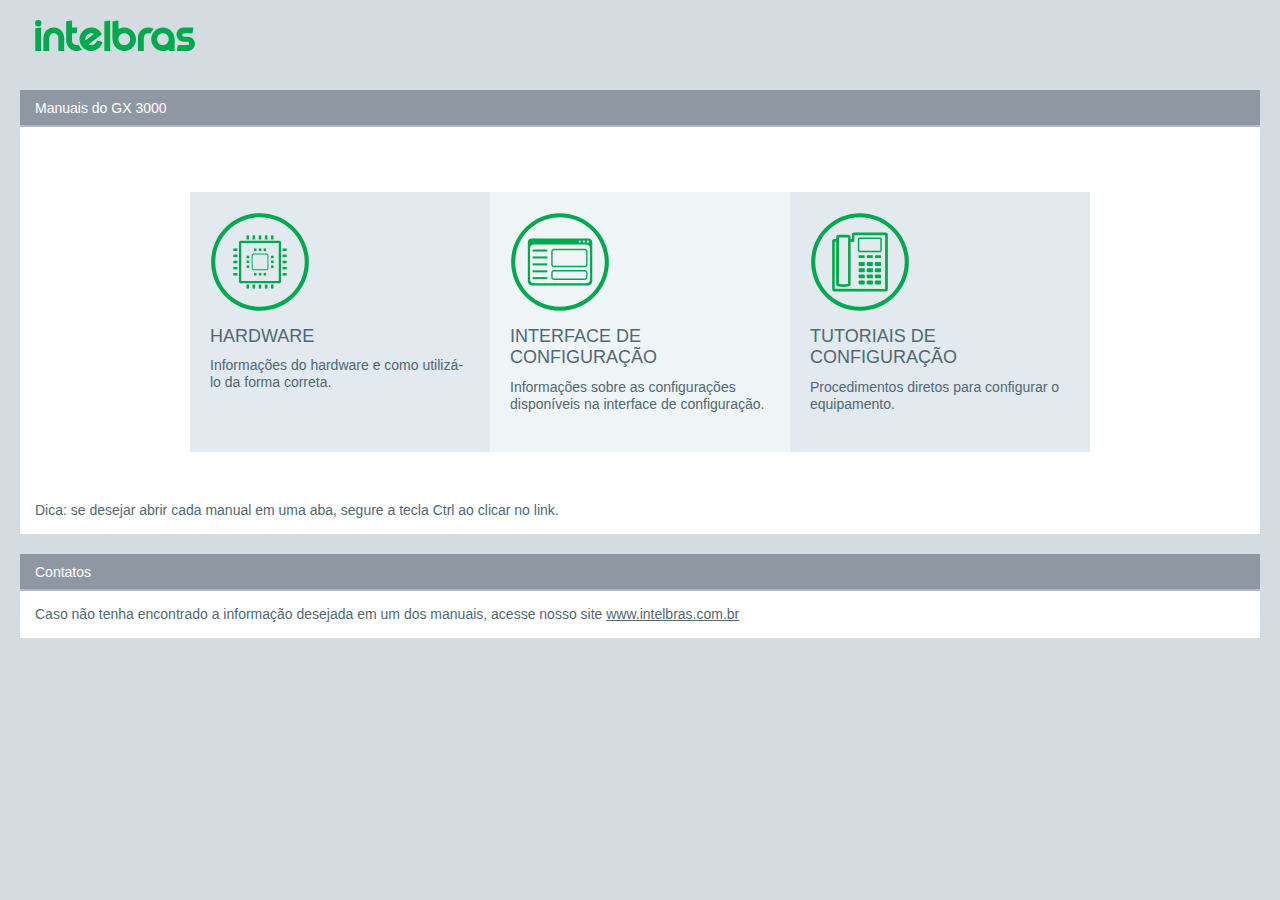
<file: index.html>
<!DOCTYPE html>
<html>
    <head>
        <title>GX 3000 | Manual </title>
        <link rel="shortcut icon" href="res/img/favicon.ico"/>
        <meta charset="utf-8">
        <meta name="viewport" content="width=device-width, initial-scale=1.0">
        <link rel="stylesheet" type="text/css" href="res/css/manual.css">
    </head>

    <body class="home">
        
        <div style="width: 1230px; margin: auto; padding-top: 20px; padding-left: 20px; padding-bottom: 20px;">
            <img src="res/img/intelbras_marca.svg" style="width: 160px">
        </div>
        <div class="tcontainer">
        
            <div class="panel">
                <div class="panel-heading">
                    <div class="panel-heading-left">Manuais do GX 3000</div>
                    <div class="panel-heading-right"></div>
                </div>
                <div class="panel-body">
                    
                    <div class="menuManual">
                        <ul>
                            
                            <a href="pt-BR/manualHardware_pt-BR.html">
                                <li class="bg3">
                                    <div>
                                        <?xml version="1.0" encoding="utf-8"?>
                                        <svg version="1.1" id="Camada_1" xmlns="http://www.w3.org/2000/svg" xmlns:xlink="http://www.w3.org/1999/xlink" width="100px" height="100px" x="0px" y="0px" viewBox="0 0 88 88" xml:space="preserve">
                                            <g>
                                                <path fill="#00A94D" d="M44,1C20.3,1,1,20.3,1,44c0,23.7,19.3,43,43,43c23.8,0,43-19.3,43-43C87,20.3,67.7,1,44,1z M44,83.4
                                                    C22.2,83.4,4.6,65.8,4.6,44C4.6,22.2,22.2,4.6,44,4.6c21.8,0,39.4,17.6,39.4,39.4C83.4,65.8,65.8,83.4,44,83.4z"/>
                                                <path fill="#00A94D" d="M60.5,27.3v33.4H27.5V27.3H60.5 M60.9,25.3H27.1c-0.9,0-1.6,0.7-1.6,1.6v34.3c0,0.9,0.7,1.6,1.6,1.6h33.8
                                                    c0.9,0,1.6-0.7,1.6-1.6V26.9C62.5,26,61.8,25.3,60.9,25.3L60.9,25.3z"/>
                                                <path fill="#00A94D" d="M49.8,37.3c0.4,0,0.8,0.4,0.8,0.8v11.5c0,0.4-0.4,0.8-0.8,0.8H38.3c-0.4,0-0.8-0.4-0.8-0.8V38.1
                                                    c0-0.4,0.4-0.8,0.8-0.8H49.8 M49.8,36.5H38.3c-0.9,0-1.6,0.7-1.6,1.6v11.5c0,0.9,0.7,1.6,1.6,1.6h11.5c0.9,0,1.6-0.7,1.6-1.6V38.1
                                                    C51.4,37.2,50.7,36.5,49.8,36.5L49.8,36.5z"/>
                                                <g>
                                                    <g>
                                                        <rect x="32.1" y="63.8" fill="#00A94D" width="2.2" height="3.6"/>
                                                    </g>
                                                    <g>
                                                        <rect x="37.5" y="63.8" fill="#00A94D" width="2.2" height="3.6"/>
                                                    </g>
                                                    <g>
                                                        <rect x="42.9" y="63.8" fill="#00A94D" width="2.2" height="3.6"/>
                                                    </g>
                                                    <g>
                                                        <rect x="48.3" y="63.8" fill="#00A94D" width="2.2" height="3.6"/>
                                                    </g>
                                                    <g>
                                                        <rect x="53.7" y="63.8" fill="#00A94D" width="2.2" height="3.6"/>
                                                    </g>
                                                </g>
                                                <g>
                                                    <g>
                                                        <rect x="32.1" y="20.6" fill="#00A94D" width="2.2" height="3.6"/>
                                                    </g>
                                                    <g>
                                                        <rect x="37.5" y="20.6" fill="#00A94D" width="2.2" height="3.6"/>
                                                    </g>
                                                    <g>
                                                        <rect x="42.9" y="20.6" fill="#00A94D" width="2.2" height="3.6"/>
                                                    </g>
                                                    <g>
                                                        <rect x="48.3" y="20.6" fill="#00A94D" width="2.2" height="3.6"/>
                                                    </g>
                                                    <g>
                                                        <rect x="53.7" y="20.6" fill="#00A94D" width="2.2" height="3.6"/>
                                                    </g>
                                                </g>
                                                <g>
                                                    <g>
                                                        <rect x="20.5" y="32.1" fill="#00A94D" width="3.6" height="2.2"/>
                                                    </g>
                                                    <g>
                                                        <rect x="20.5" y="37.5" fill="#00A94D" width="3.6" height="2.2"/>
                                                    </g>
                                                    <g>
                                                        <rect x="20.5" y="42.9" fill="#00A94D" width="3.6" height="2.2"/>
                                                    </g>
                                                    <g>
                                                        <rect x="20.5" y="48.3" fill="#00A94D" width="3.6" height="2.2"/>
                                                    </g>
                                                    <g>
                                                        <rect x="20.5" y="53.7" fill="#00A94D" width="3.6" height="2.2"/>
                                                    </g>
                                                </g>
                                                <g>
                                                    <g>
                                                        <rect x="63.9" y="32.1" fill="#00A94D" width="3.6" height="2.2"/>
                                                    </g>
                                                    <g>
                                                        <rect x="63.9" y="37.5" fill="#00A94D" width="3.6" height="2.2"/>
                                                    </g>
                                                    <g>
                                                        <rect x="63.9" y="42.9" fill="#00A94D" width="3.6" height="2.2"/>
                                                    </g>
                                                    <g>
                                                        <rect x="63.9" y="48.3" fill="#00A94D" width="3.6" height="2.2"/>
                                                    </g>
                                                    <g>
                                                        <rect x="63.9" y="53.7" fill="#00A94D" width="3.6" height="2.2"/>
                                                    </g>
                                                </g>
                                                <g>
                                                    <g>
                                                        <rect x="53.7" y="38.5" fill="#00A94D" width="2.3" height="2.2"/>
                                                    </g>
                                                    <g>
                                                        <rect x="53.7" y="42.7" fill="#00A94D" width="2.3" height="2.2"/>
                                                    </g>
                                                    <g>
                                                        <rect x="53.7" y="47" fill="#00A94D" width="2.3" height="2.2"/>
                                                    </g>
                                                </g>
                                                <g>
                                                    <g>
                                                        <rect x="32.2" y="38.5" fill="#00A94D" width="2.3" height="2.2"/>
                                                    </g>
                                                    <g>
                                                        <rect x="32.2" y="42.7" fill="#00A94D" width="2.3" height="2.2"/>
                                                    </g>
                                                    <g>
                                                        <rect x="32.2" y="47" fill="#00A94D" width="2.3" height="2.2"/>
                                                    </g>
                                                </g>
                                                <g>
                                                    <g>
                                                        <rect x="47.2" y="53.6" fill="#00A94D" width="2.2" height="2.3"/>
                                                    </g>
                                                    <g>
                                                        <rect x="43" y="53.6" fill="#00A94D" width="2.2" height="2.3"/>
                                                    </g>
                                                    <g>
                                                        <rect x="38.7" y="53.6" fill="#00A94D" width="2.2" height="2.3"/>
                                                    </g>
                                                </g>
                                                <g>
                                                    <g>
                                                        <rect x="47.2" y="32.1" fill="#00A94D" width="2.2" height="2.3"/>
                                                    </g>
                                                    <g>
                                                        <rect x="43" y="32.1" fill="#00A94D" width="2.2" height="2.3"/>
                                                    </g>
                                                    <g>
                                                        <rect x="38.7" y="32.1" fill="#00A94D" width="2.2" height="2.3"/>
                                                    </g>
                                                </g>
                                            </g>
                                        </svg>
                                    </div>
                                    <div>
                                        <p class="titleOptionMenuManual">Hardware</p>
                                        <p class="descriptionOptionMenuManual">Informações do hardware e como utilizá-lo da forma correta.</p>
                                    </div>
                                </li>
                            </a>
                            <a href="pt-BR/manualGerWeb_pt-BR.html">
                                <li class="bg2">
                                    <div>
                                        <?xml version="1.0" encoding="utf-8"?>
                                        <!-- Generator: Adobe Illustrator 21.1.0, SVG Export Plug-In . SVG Version: 6.00 Build 0)  -->
                                        <svg version="1.1" id="Camada_1" xmlns="http://www.w3.org/2000/svg" xmlns:xlink="http://www.w3.org/1999/xlink" width="100px" height="100px" x="0px" y="0px"
                                             viewBox="0 0 88 88" style="enable-background:new 0 0 88 88;" xml:space="preserve">
                                            <g>
                                                <path fill="#00A94D" d="M44,1C20.3,1,1,20.3,1,44c0,23.7,19.3,43,43,43c23.8,0,43-19.3,43-43C87,20.3,67.7,1,44,1z M44,83.4
                                                    C22.2,83.4,4.6,65.8,4.6,44C4.6,22.2,22.2,4.6,44,4.6c21.8,0,39.4,17.6,39.4,39.4C83.4,65.8,65.8,83.4,44,83.4z"/>
                                                <path fill="#00A94D" d="M68.9,23.3H19.1c-1.9,0-3.4,1.5-3.4,3.4v34.5c0,1.9,1.5,3.4,3.4,3.4h49.9c1.9,0,3.4-1.5,3.4-3.4V26.7
                                                    C72.4,24.8,70.8,23.3,68.9,23.3z M68.5,25c0.5,0,1,0.4,1,1c0,0.5-0.4,1-1,1c-0.5,0-1-0.4-1-1C67.6,25.4,68,25,68.5,25z M65,25
                                                    c0.5,0,1,0.4,1,1c0,0.5-0.4,1-1,1c-0.5,0-1-0.4-1-1C64,25.4,64.4,25,65,25z M61.4,25c0.5,0,1,0.4,1,1c0,0.5-0.4,1-1,1
                                                    c-0.5,0-1-0.4-1-1C60.4,25.4,60.9,25,61.4,25z M70.5,59.4c0,1.8-1.5,3.3-3.4,3.3H21c-1.9,0-3.4-1.5-3.4-3.3V31.8
                                                    c0-1.8,1.5-3.3,3.4-3.3H67c1.9,0,3.4,1.5,3.4,3.3V59.4z"/>
                                                <g>
                                                    <g>
                                                        <path fill="#00A94D" d="M65.8,59.8H38.7c-1.3,0-2.4-1.1-2.4-2.4v-3.9c0-1.3,1.1-2.4,2.4-2.4h27.1c1.3,0,2.4,1.1,2.4,2.4v3.9
                                                            C68.2,58.7,67.1,59.8,65.8,59.8z M38.7,52.3c-0.6,0-1.2,0.5-1.2,1.2v3.9c0,0.6,0.5,1.2,1.2,1.2h27.1c0.6,0,1.2-0.5,1.2-1.2v-3.9
                                                            c0-0.6-0.5-1.2-1.2-1.2H38.7z"/>
                                                    </g>
                                                    <g>
                                                        <path fill="#00A94D" d="M65.8,48.6H38.7c-1.3,0-2.4-1.1-2.4-2.4V34.8c0-1.3,1.1-2.4,2.4-2.4h27.1c1.3,0,2.4,1.1,2.4,2.4v11.4
                                                            C68.2,47.5,67.1,48.6,65.8,48.6z M38.7,33.6c-0.6,0-1.2,0.5-1.2,1.2v11.4c0,0.6,0.5,1.2,1.2,1.2h27.1c0.6,0,1.2-0.5,1.2-1.2V34.8
                                                            c0-0.6-0.5-1.2-1.2-1.2H38.7z"/>
                                                    </g>
                                                    <g>
                                                        <rect x="19.9" y="33" fill="#00A94D" width="12.9" height="1.8"/>
                                                    </g>
                                                    <g>
                                                        <rect x="19.9" y="39.1" fill="#00A94D" width="12.9" height="1.8"/>
                                                    </g>
                                                    <g>
                                                        <rect x="19.9" y="51.3" fill="#00A94D" width="12.9" height="1.8"/>
                                                    </g>
                                                    <g>
                                                        <rect x="19.9" y="45.2" fill="#00A94D" width="12.9" height="1.8"/>
                                                    </g>
                                                    <g>
                                                        <rect x="19.9" y="57.3" fill="#00A94D" width="12.9" height="1.8"/>
                                                    </g>
                                                </g>
                                            </g>
                                        </svg>
                                    </div>
                                    <div>
                                        <p class="titleOptionMenuManual">Interface de configuração</p>
                                        <p class="descriptionOptionMenuManual">Informações sobre as configurações disponíveis na interface de configuração.</p>
                                    </div>
                                </li>
                            </a>
                            <a href="pt-BR/manualOpeRamal_pt-BR.html">
                                <li class="bg3">
                                    <div>
                                        <?xml version="1.0" encoding="utf-8"?>
                                        <svg version="1.1" id="Camada_1" xmlns="http://www.w3.org/2000/svg" xmlns:xlink="http://www.w3.org/1999/xlink" width="100px" height="100px" x="0px" y="0px"
                                             viewBox="0 0 88 88" style="enable-background:new 0 0 88 88;" xml:space="preserve">
                                            <g>
                                                <path fill="#00A94D" d="M44,1C20.3,1,1,20.3,1,44c0,23.7,19.3,43,43,43c23.8,0,43-19.3,43-43C87,20.3,67.7,1,44,1z M44,83.4
                                                    C22.2,83.4,4.6,65.8,4.6,44C4.6,22.2,22.2,4.6,44,4.6c21.8,0,39.4,17.6,39.4,39.4C83.4,65.8,65.8,83.4,44,83.4z"/>
                                                <g>
                                                    <g>
                                                        <path fill="#00A94D" d="M61.5,35.4H43.8c-1,0-1.7-0.8-1.7-1.7v-9.5c0-1,0.8-1.7,1.7-1.7h17.7c1,0,1.7,0.8,1.7,1.7v9.5
                                                            C63.2,34.6,62.4,35.4,61.5,35.4z M43.8,23.7c-0.2,0-0.4,0.2-0.4,0.5v9.5c0,0.2,0.2,0.4,0.4,0.4h17.7c0.2,0,0.4-0.2,0.4-0.4v-9.5
                                                            c0-0.2-0.2-0.5-0.4-0.5H43.8z"/>
                                                    </g>
                                                    <path fill="#00A94D" d="M68.5,20L68.5,20c-0.1-1.1-0.9-1.9-1.9-1.9H38.8c-1.1,0-1.9,0.8-2,1.9l0,3.7h-1.1l0-1.7
                                                        c0-0.9-0.6-1.6-1.5-1.7c-2.7-0.3-6.9-0.3-9.8,0c-0.8,0.2-1.4,0.9-1.3,1.8v1.6h-1.7c-1.1,0-1.9,0.8-1.9,1.9l0,42.3
                                                        c0.1,1.1,0.8,1.9,1.9,2h45.2c1,0,1.8-0.8,1.9-2L68.5,20z M25.4,22.5c2.5-0.2,5.8-0.2,8.1,0l0,40.6c-1.3,0.3-2.7,0.5-4,0.5
                                                        c-1.3,0-2.7-0.2-4-0.5V23.7h0V22.5z M21.8,67.6l0-41.5h1.2l0,17v20.5c0,0.9,0.6,1.6,1.4,1.7c1.6,0.4,3.3,0.7,5,0.7c0,0,0,0,0,0
                                                        c1.7,0,3.3-0.2,5-0.7c0.8-0.2,1.3-0.8,1.3-1.7l0-37.5h3.3l0-5.6h27.1l0,47.2L21.8,67.6z"/>
                                                    <g>
                                                        <path fill="#00A94D" d="M43.5,44.1h4c0.4,0,0.7,0.3,0.7,0.7v2.1c0,0.4-0.3,0.7-0.7,0.7h-4c-0.4,0-0.7-0.3-0.7-0.7v-2.1
                                                            C42.8,44.4,43.1,44.1,43.5,44.1L43.5,44.1z"/>
                                                    </g>
                                                    <g>
                                                        <path fill="#00A94D" d="M43.3,38h4.3c0.3,0,0.5,0.2,0.5,0.5V40c0,0.3-0.2,0.5-0.5,0.5h-4.3c-0.3,0-0.5-0.2-0.5-0.5v-1.5
                                                            C42.8,38.2,43.1,38,43.3,38L43.3,38z"/>
                                                    </g>
                                                    <g>
                                                        <path fill="#00A94D" d="M43.5,49.5h4c0.4,0,0.7,0.3,0.7,0.7v2.1c0,0.4-0.3,0.7-0.7,0.7h-4c-0.4,0-0.7-0.3-0.7-0.7v-2.1
                                                            C42.8,49.8,43.1,49.5,43.5,49.5L43.5,49.5z"/>
                                                    </g>
                                                    <g>
                                                        <path fill="#00A94D" d="M43.5,54.9h4c0.4,0,0.7,0.3,0.7,0.7v2.1c0,0.4-0.3,0.7-0.7,0.7h-4c-0.4,0-0.7-0.3-0.7-0.7v-2.1
                                                            C42.8,55.2,43.1,54.9,43.5,54.9L43.5,54.9z"/>
                                                    </g>
                                                    <g>
                                                        <path fill="#00A94D" d="M43.5,60.2h4c0.4,0,0.7,0.3,0.7,0.7V63c0,0.4-0.3,0.7-0.7,0.7h-4c-0.4,0-0.7-0.3-0.7-0.7v-2.1
                                                            C42.8,60.5,43.1,60.2,43.5,60.2L43.5,60.2z"/>
                                                    </g>
                                                    <g>
                                                        <path fill="#00A94D" d="M50.7,44.1h4c0.4,0,0.7,0.3,0.7,0.7v2.1c0,0.4-0.3,0.7-0.7,0.7h-4c-0.4,0-0.7-0.3-0.7-0.7v-2.1
                                                            C50,44.4,50.3,44.1,50.7,44.1L50.7,44.1z"/>
                                                    </g>
                                                    <g>
                                                        <path fill="#00A94D" d="M50.5,38h4.3c0.3,0,0.5,0.2,0.5,0.5V40c0,0.3-0.2,0.5-0.5,0.5h-4.3c-0.3,0-0.5-0.2-0.5-0.5v-1.5
                                                            C50,38.2,50.2,38,50.5,38L50.5,38z"/>
                                                    </g>
                                                    <g>
                                                        <path fill="#00A94D" d="M50.7,49.5h4c0.4,0,0.7,0.3,0.7,0.7v2.1c0,0.4-0.3,0.7-0.7,0.7h-4c-0.4,0-0.7-0.3-0.7-0.7v-2.1
                                                            C50,49.8,50.3,49.5,50.7,49.5L50.7,49.5z"/>
                                                    </g>
                                                    <g>
                                                        <path fill="#00A94D" d="M50.7,54.9h4c0.4,0,0.7,0.3,0.7,0.7v2.1c0,0.4-0.3,0.7-0.7,0.7h-4c-0.4,0-0.7-0.3-0.7-0.7v-2.1
                                                            C50,55.2,50.3,54.9,50.7,54.9L50.7,54.9z"/>
                                                    </g>
                                                    <g>
                                                        <path fill="#00A94D" d="M50.7,60.2h4c0.4,0,0.7,0.3,0.7,0.7V63c0,0.4-0.3,0.7-0.7,0.7h-4c-0.4,0-0.7-0.3-0.7-0.7v-2.1
                                                            C50,60.5,50.3,60.2,50.7,60.2L50.7,60.2z"/>
                                                    </g>
                                                    <g>
                                                        <path fill="#00A94D" d="M57.8,44.1h4c0.4,0,0.7,0.3,0.7,0.7v2.1c0,0.4-0.3,0.7-0.7,0.7h-4c-0.4,0-0.7-0.3-0.7-0.7v-2.1
                                                            C57.2,44.4,57.5,44.1,57.8,44.1L57.8,44.1z"/>
                                                    </g>
                                                    <g>
                                                        <path fill="#00A94D" d="M57.6,38H62c0.3,0,0.5,0.2,0.5,0.5V40c0,0.3-0.2,0.5-0.5,0.5h-4.3c-0.3,0-0.5-0.2-0.5-0.5v-1.5
                                                            C57.2,38.2,57.4,38,57.6,38L57.6,38z"/>
                                                    </g>
                                                    <g>
                                                        <path fill="#00A94D" d="M57.8,49.5h4c0.4,0,0.7,0.3,0.7,0.7v2.1c0,0.4-0.3,0.7-0.7,0.7h-4c-0.4,0-0.7-0.3-0.7-0.7v-2.1
                                                            C57.2,49.8,57.5,49.5,57.8,49.5L57.8,49.5z"/>
                                                    </g>
                                                    <g>
                                                        <path fill="#00A94D" d="M57.8,54.9h4c0.4,0,0.7,0.3,0.7,0.7v2.1c0,0.4-0.3,0.7-0.7,0.7h-4c-0.4,0-0.7-0.3-0.7-0.7v-2.1
                                                            C57.2,55.2,57.5,54.9,57.8,54.9L57.8,54.9z"/>
                                                    </g>
                                                    <g>
                                                        <path fill="#00A94D" d="M57.8,60.2h4c0.4,0,0.7,0.3,0.7,0.7V63c0,0.4-0.3,0.7-0.7,0.7h-4c-0.4,0-0.7-0.3-0.7-0.7v-2.1
                                                            C57.2,60.5,57.5,60.2,57.8,60.2L57.8,60.2z"/>
                                                    </g>
                                                </g>
                                            </g>
                                        </svg>
                                    </div>
                                    <div>
                                        <p class="titleOptionMenuManual">Tutoriais de configuração</p>
                                        <p class="descriptionOptionMenuManual">Procedimentos diretos para configurar o equipamento.</p>
                                    </div>
                                </li>
                            </a> <!-- Escondido em 25/06/2019 pois o GW 208 3G não tem ramais -->
                        </ul>
                    </div>
                
                    <p>Dica: se desejar abrir cada manual em uma aba, segure a tecla Ctrl ao clicar no link.</p>
                </div>
            </div>

            <div class="panel">
                <div class="panel-heading">
                    <div class="panel-heading-left">Contatos</div>
                    <div class="panel-heading-right"></div>
                </div>
                <div class="panel-body">
                    <p>Caso não tenha encontrado a informação desejada em um dos manuais, acesse nosso site <a href="http://www.intelbras.com.br" target="_blank">www.intelbras.com.br</a></p><!-- Retirado link do suporte em 16/08/2019 para resolver caso 20848 do Mantis -->
                </div>
            </div>
        </div>
    </body>
</html>
</file>
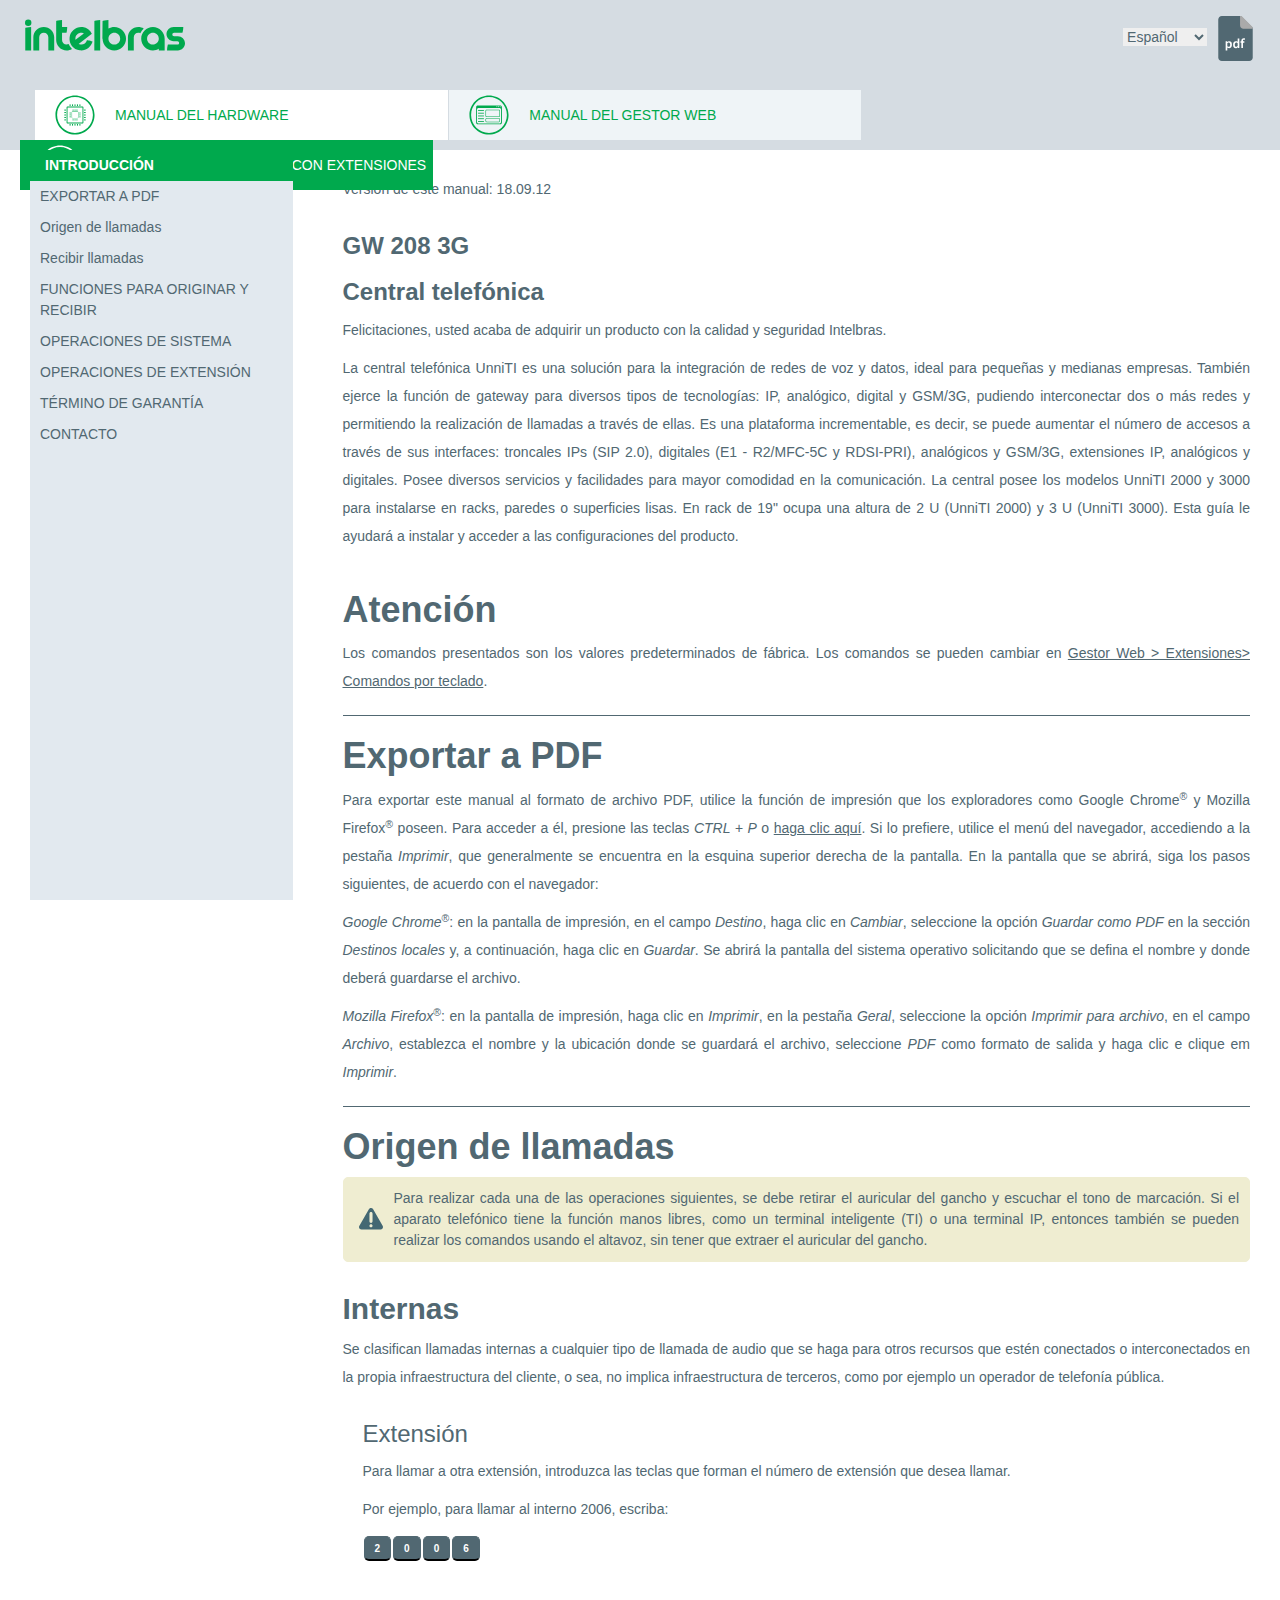
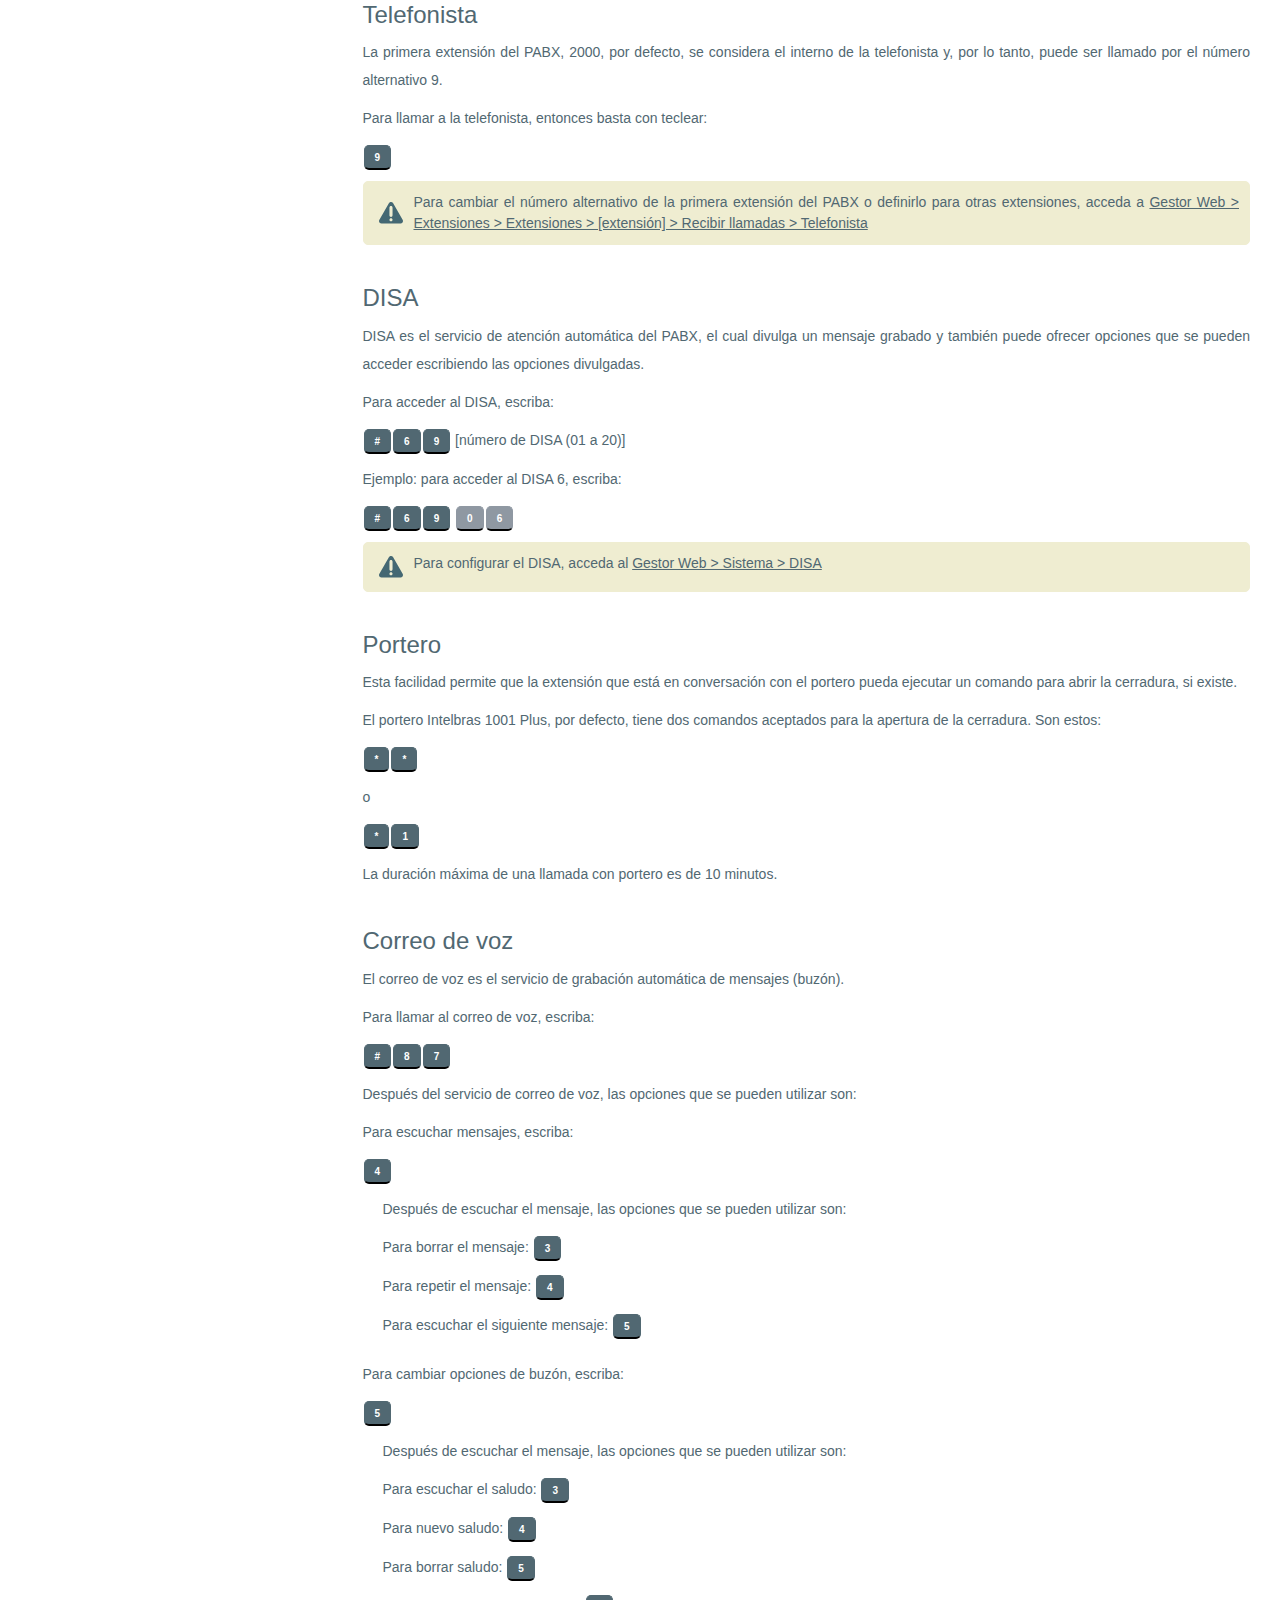
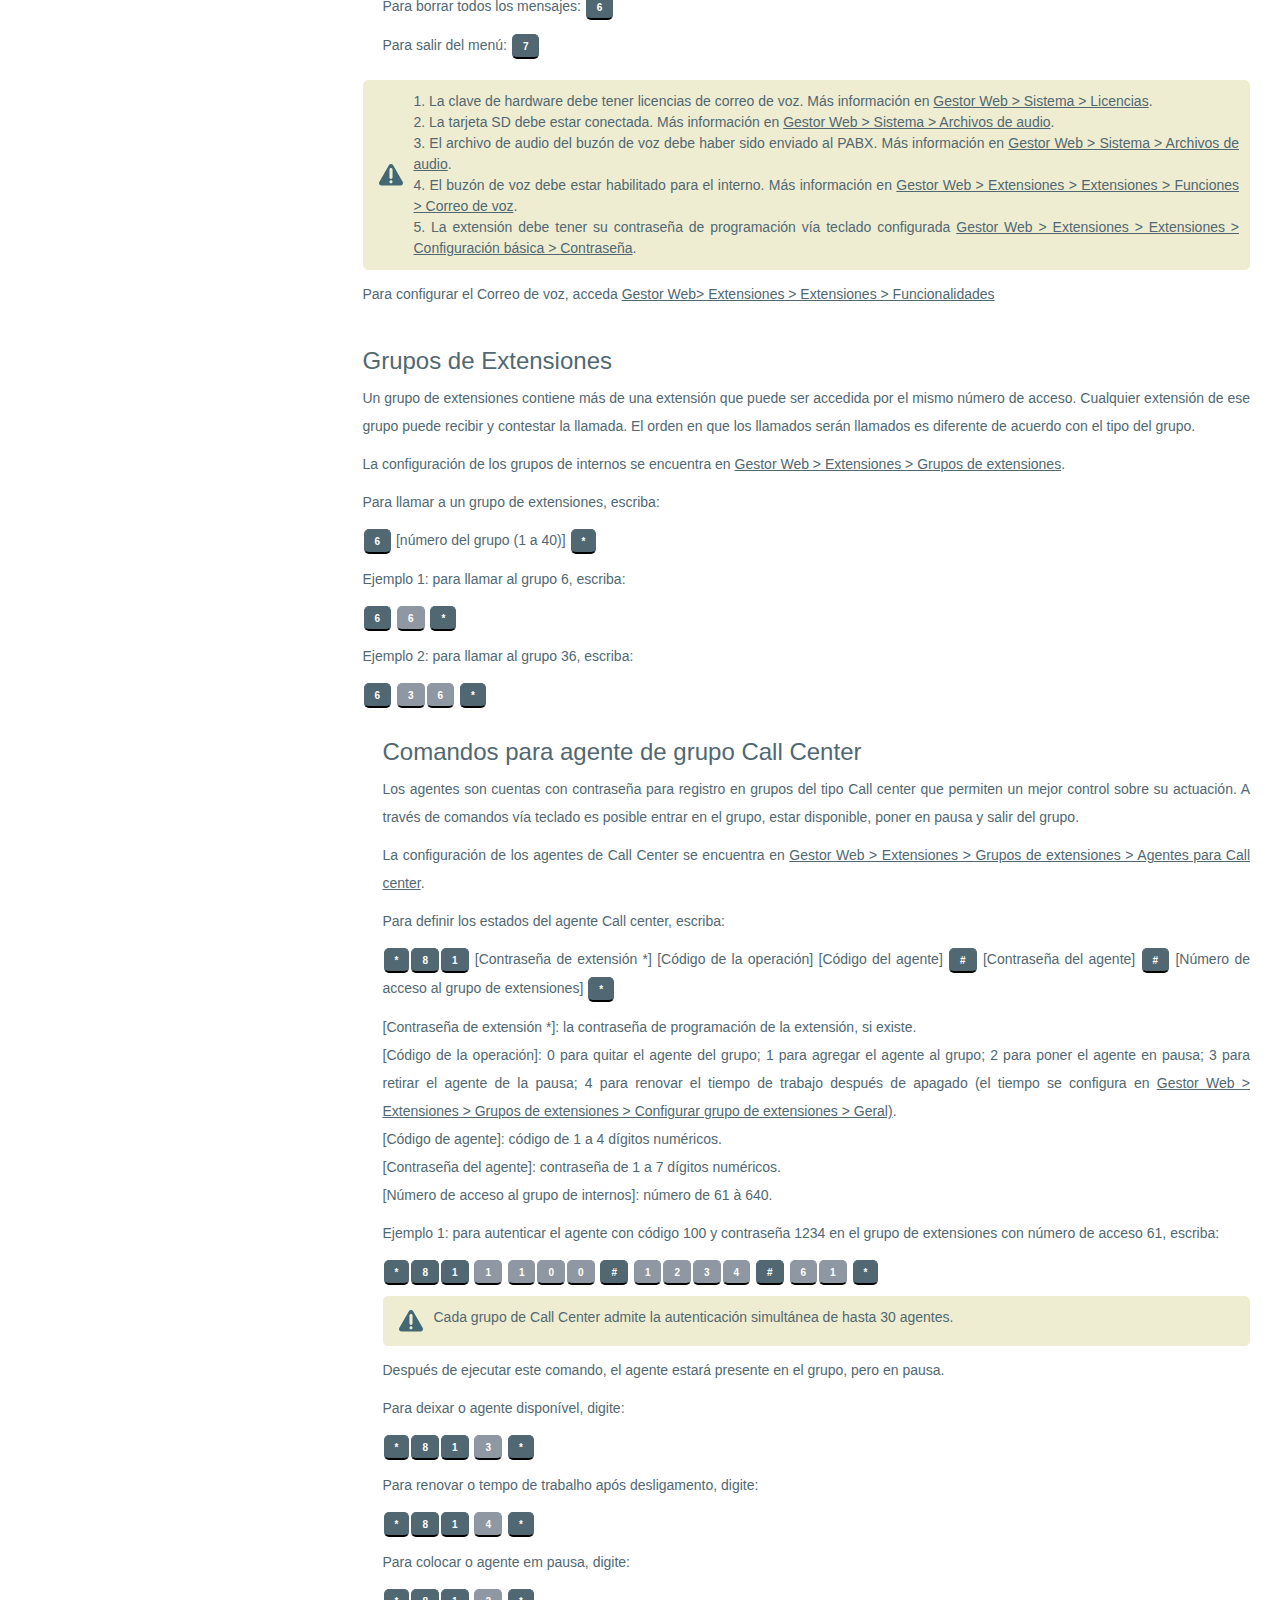
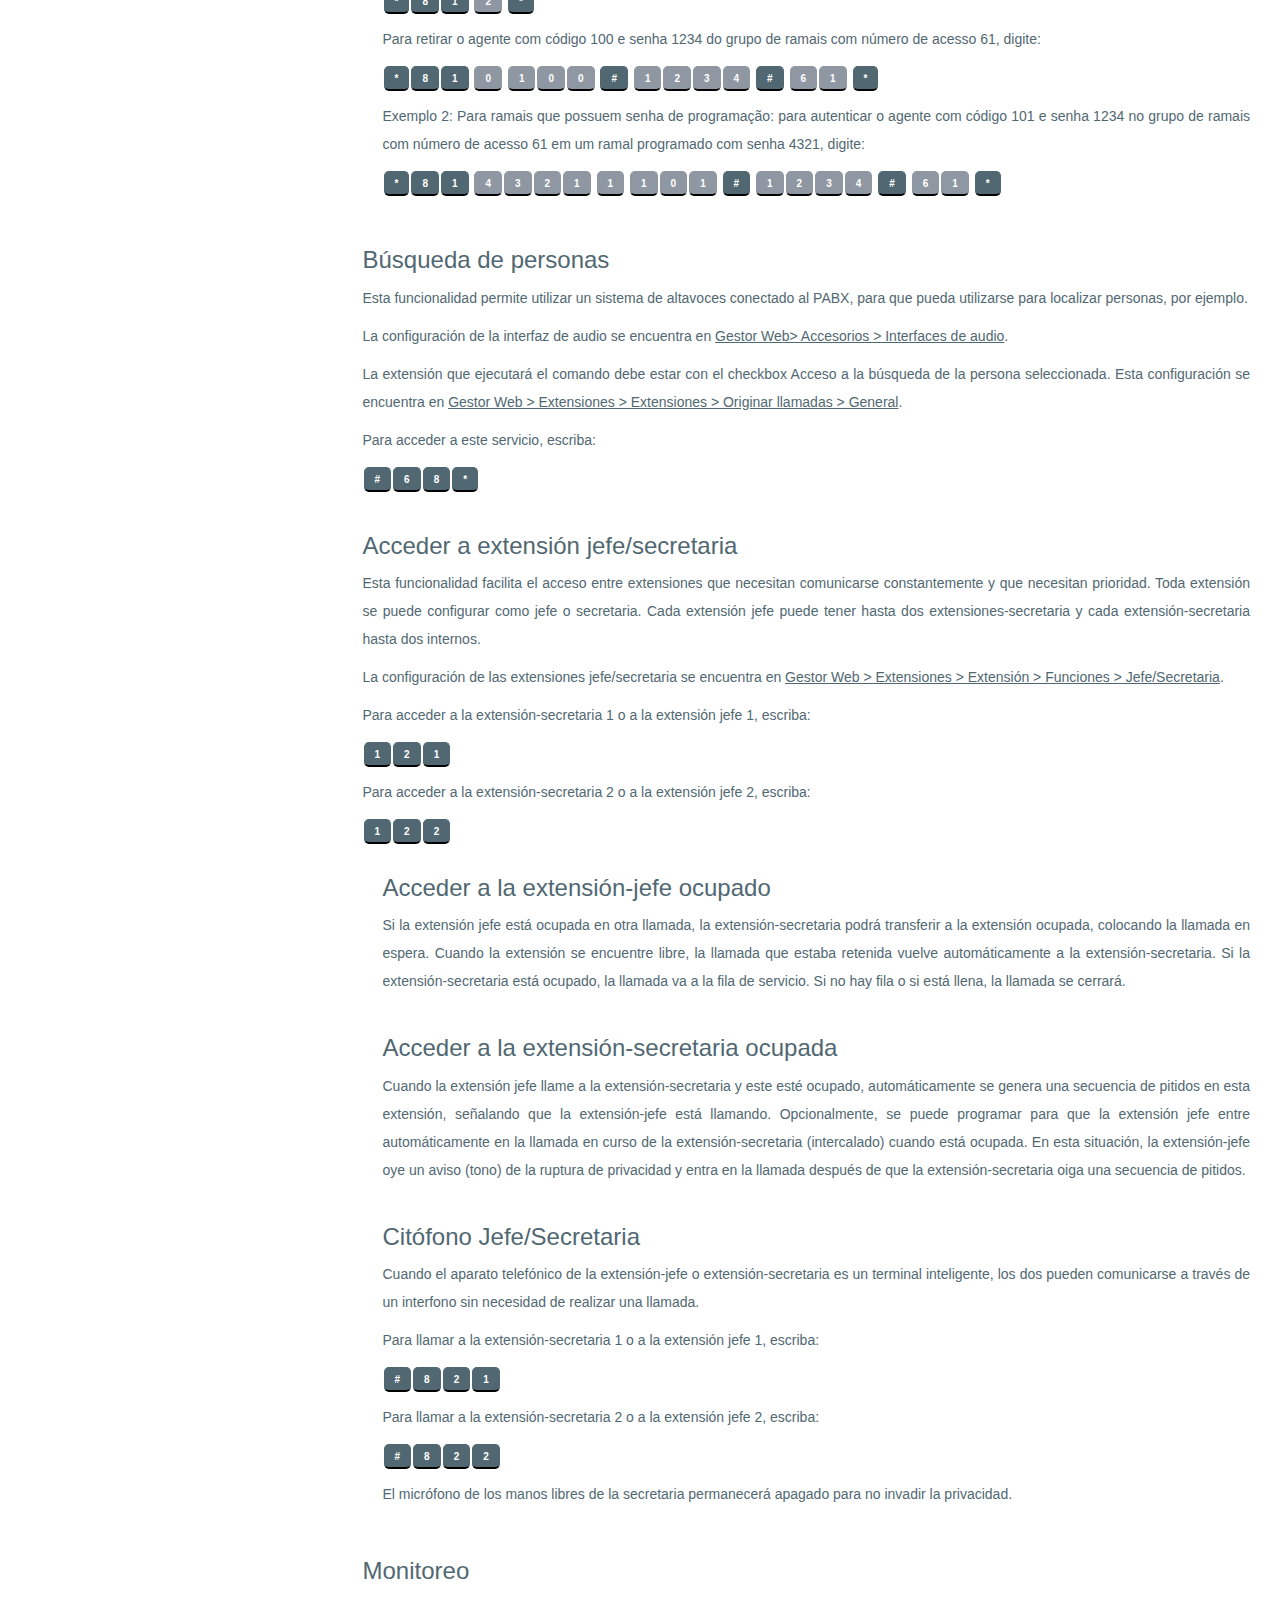
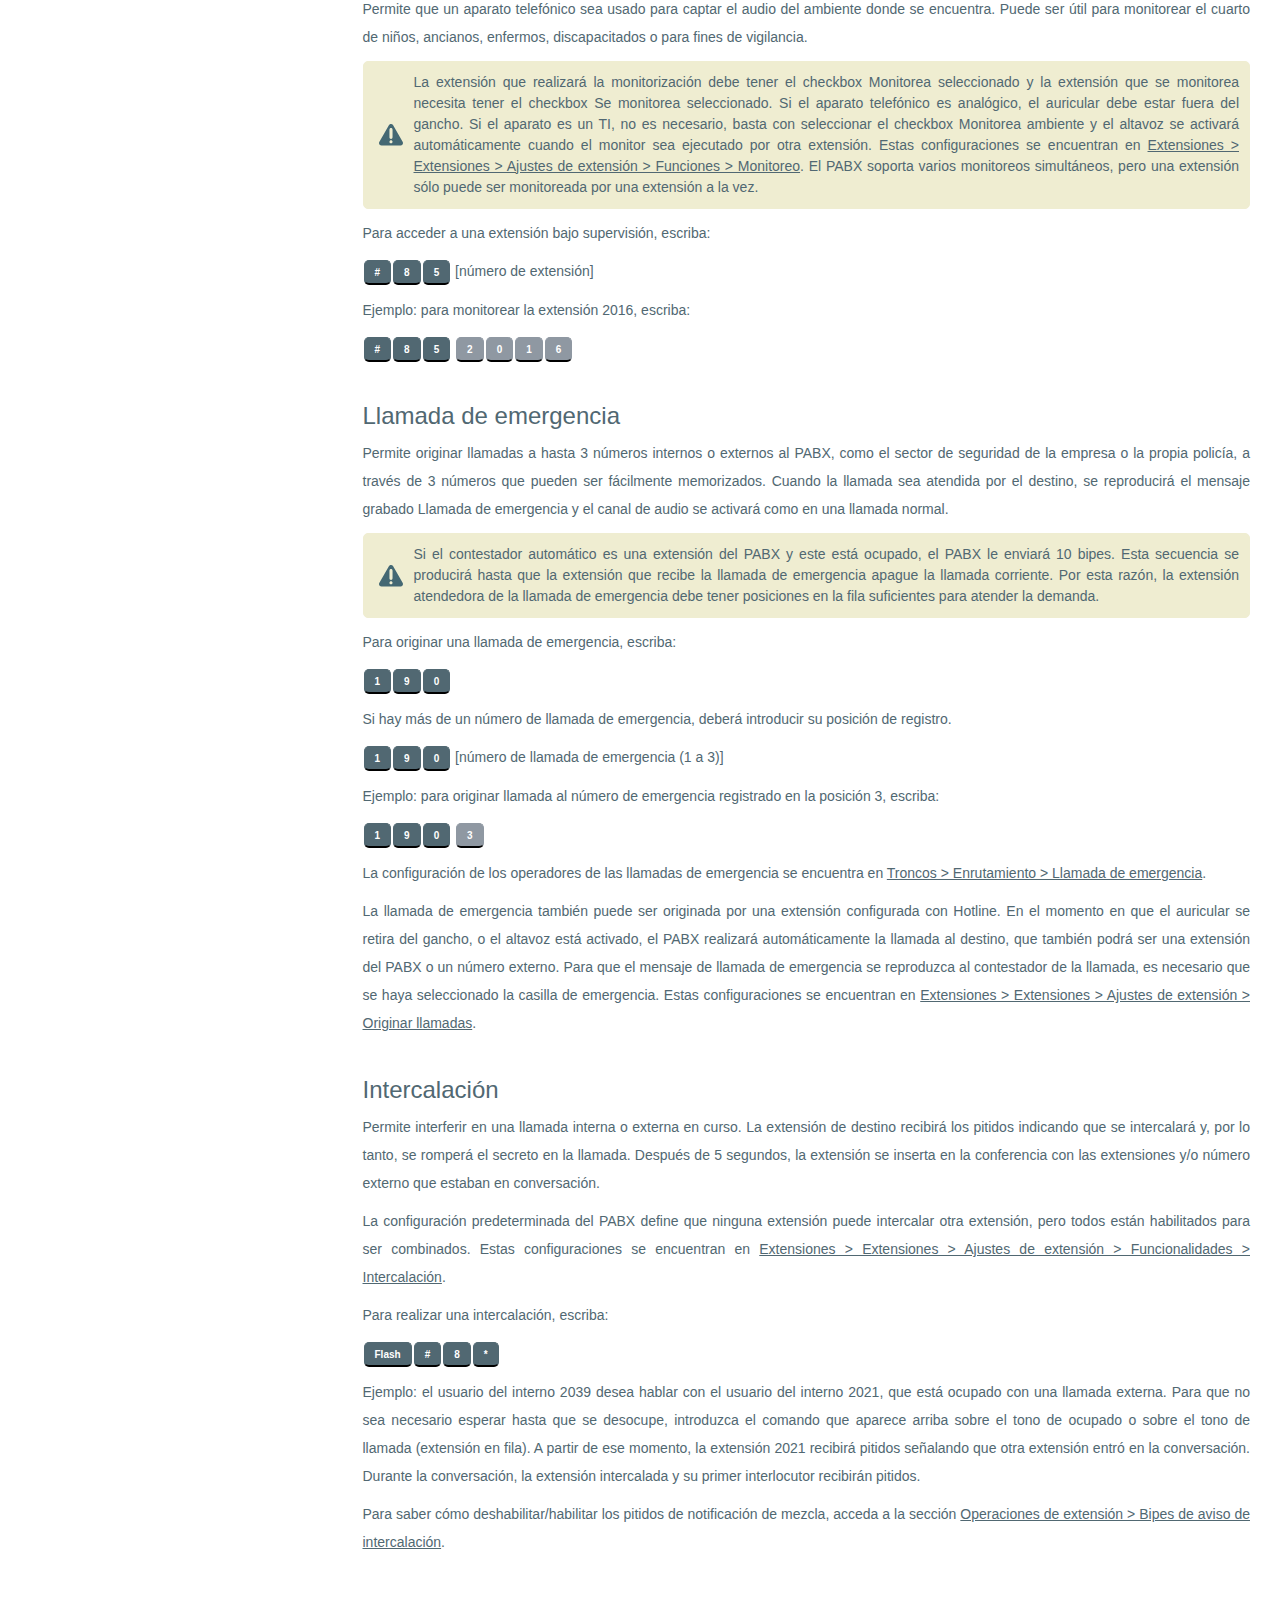
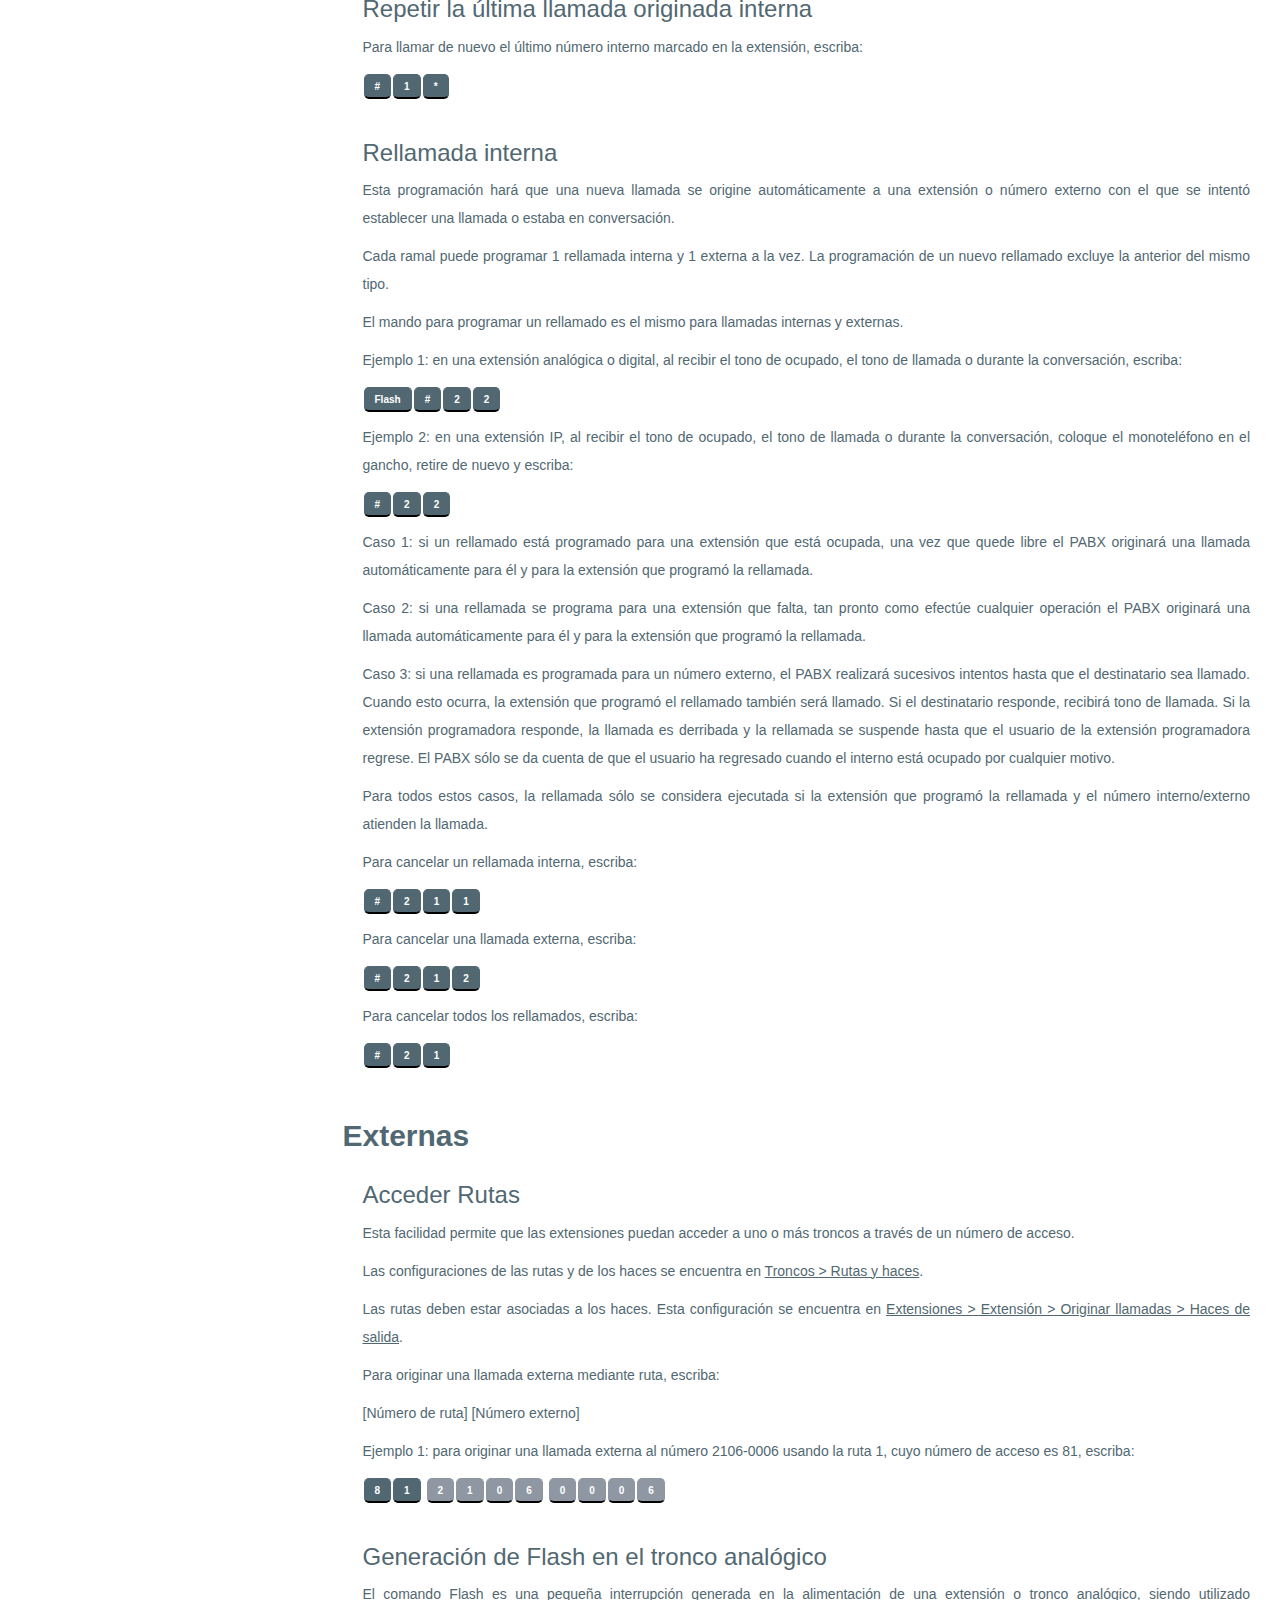
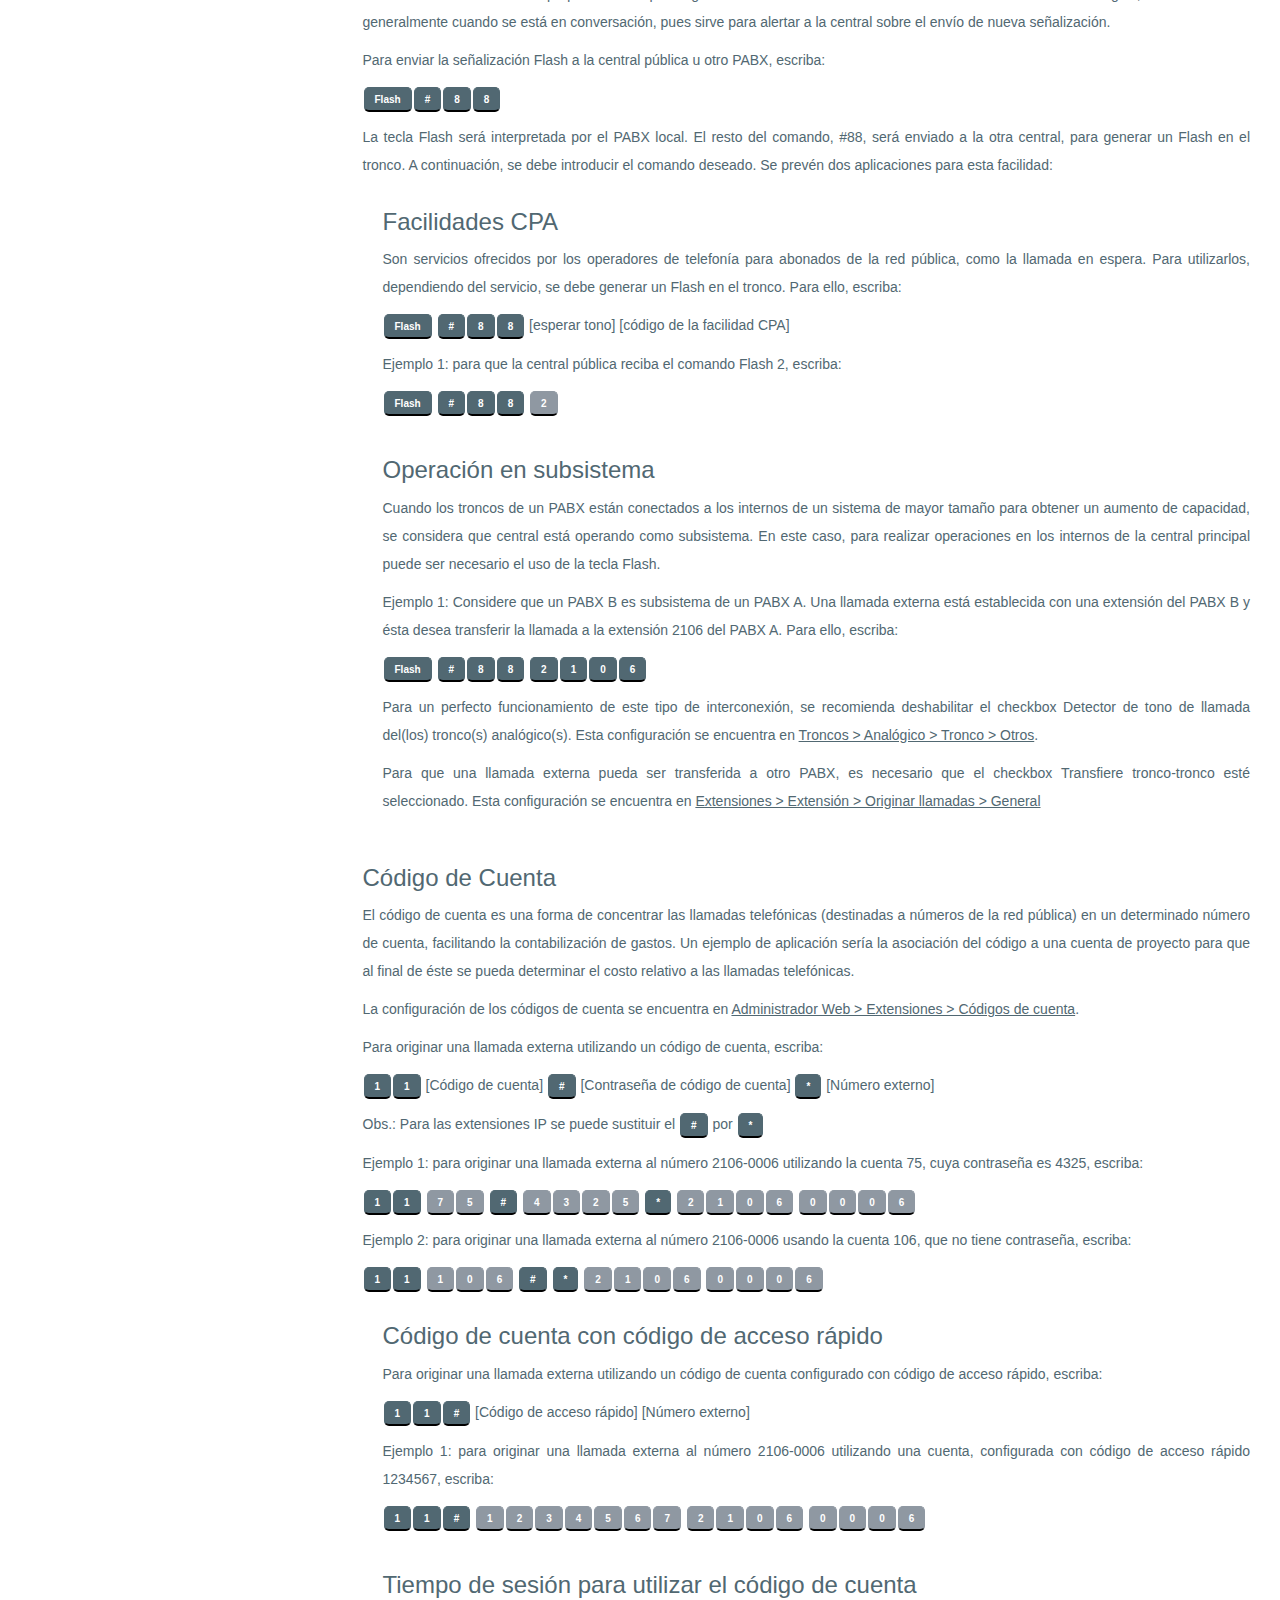
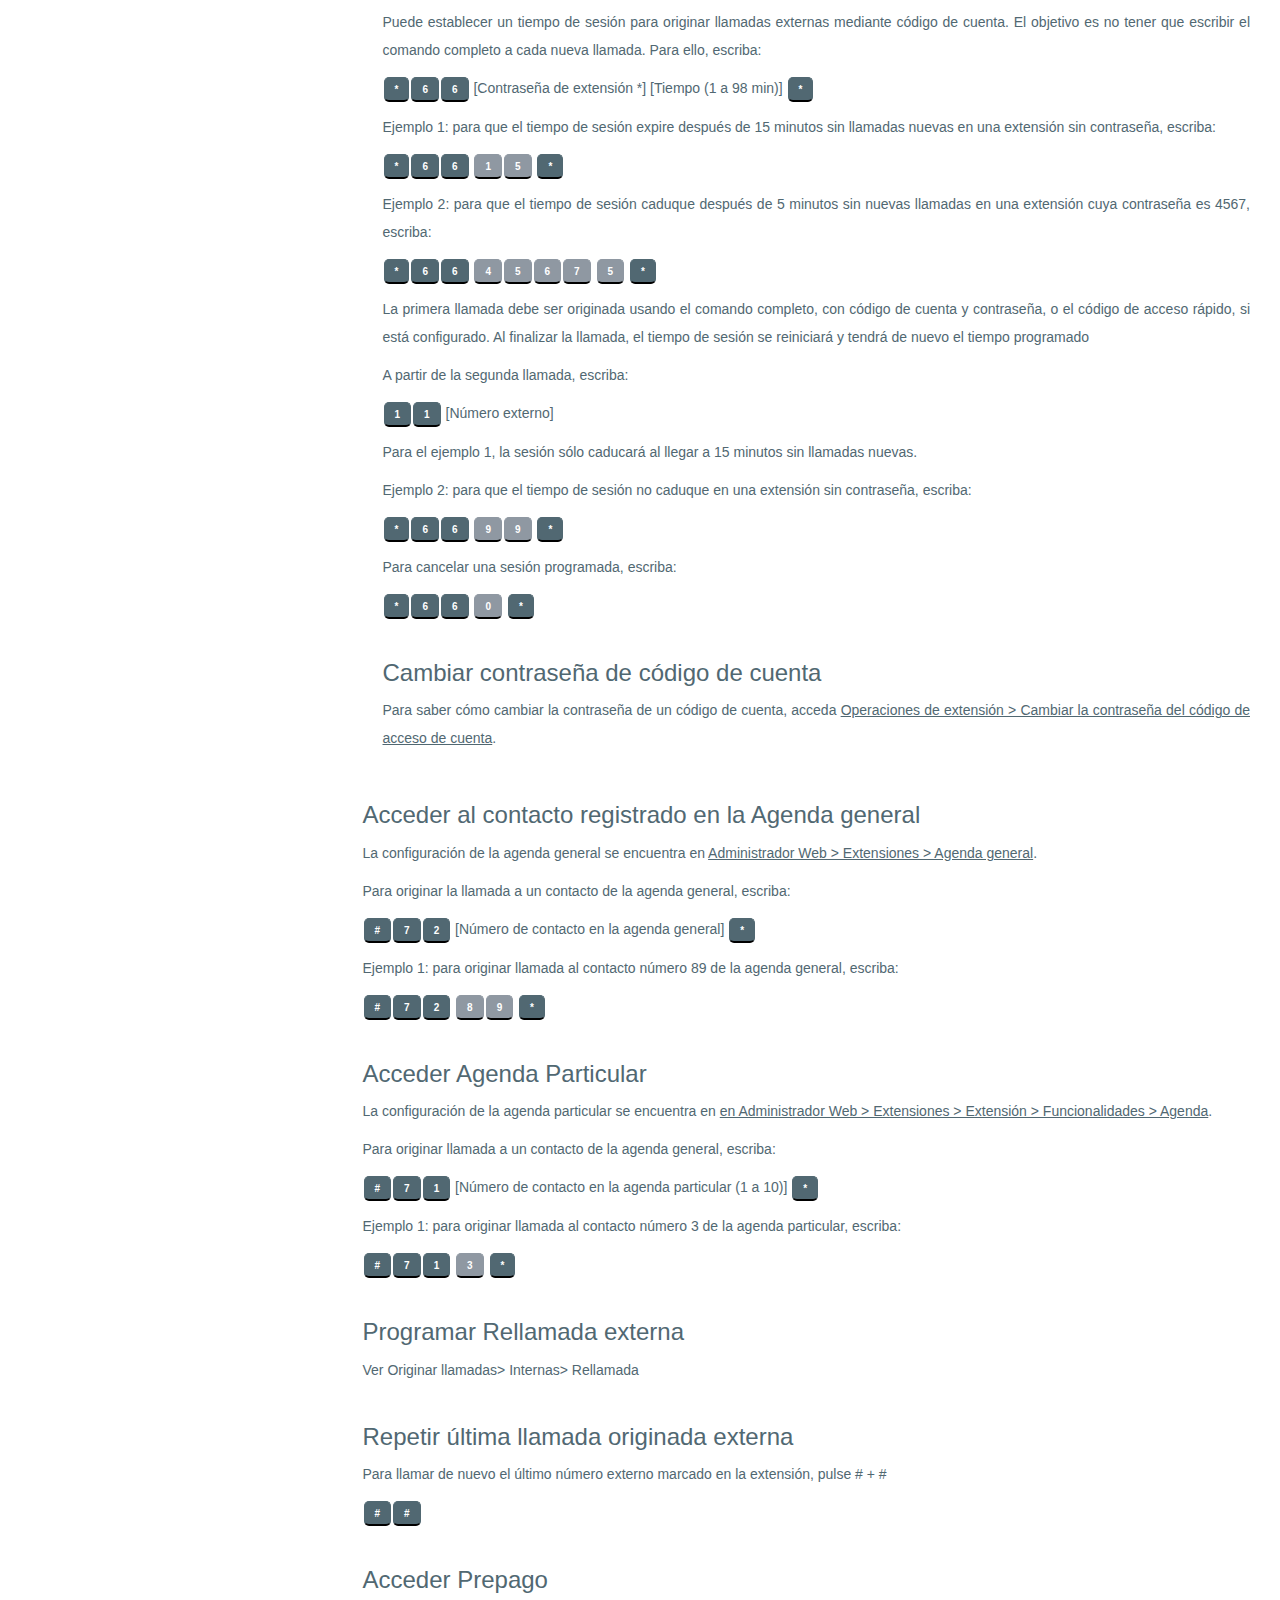
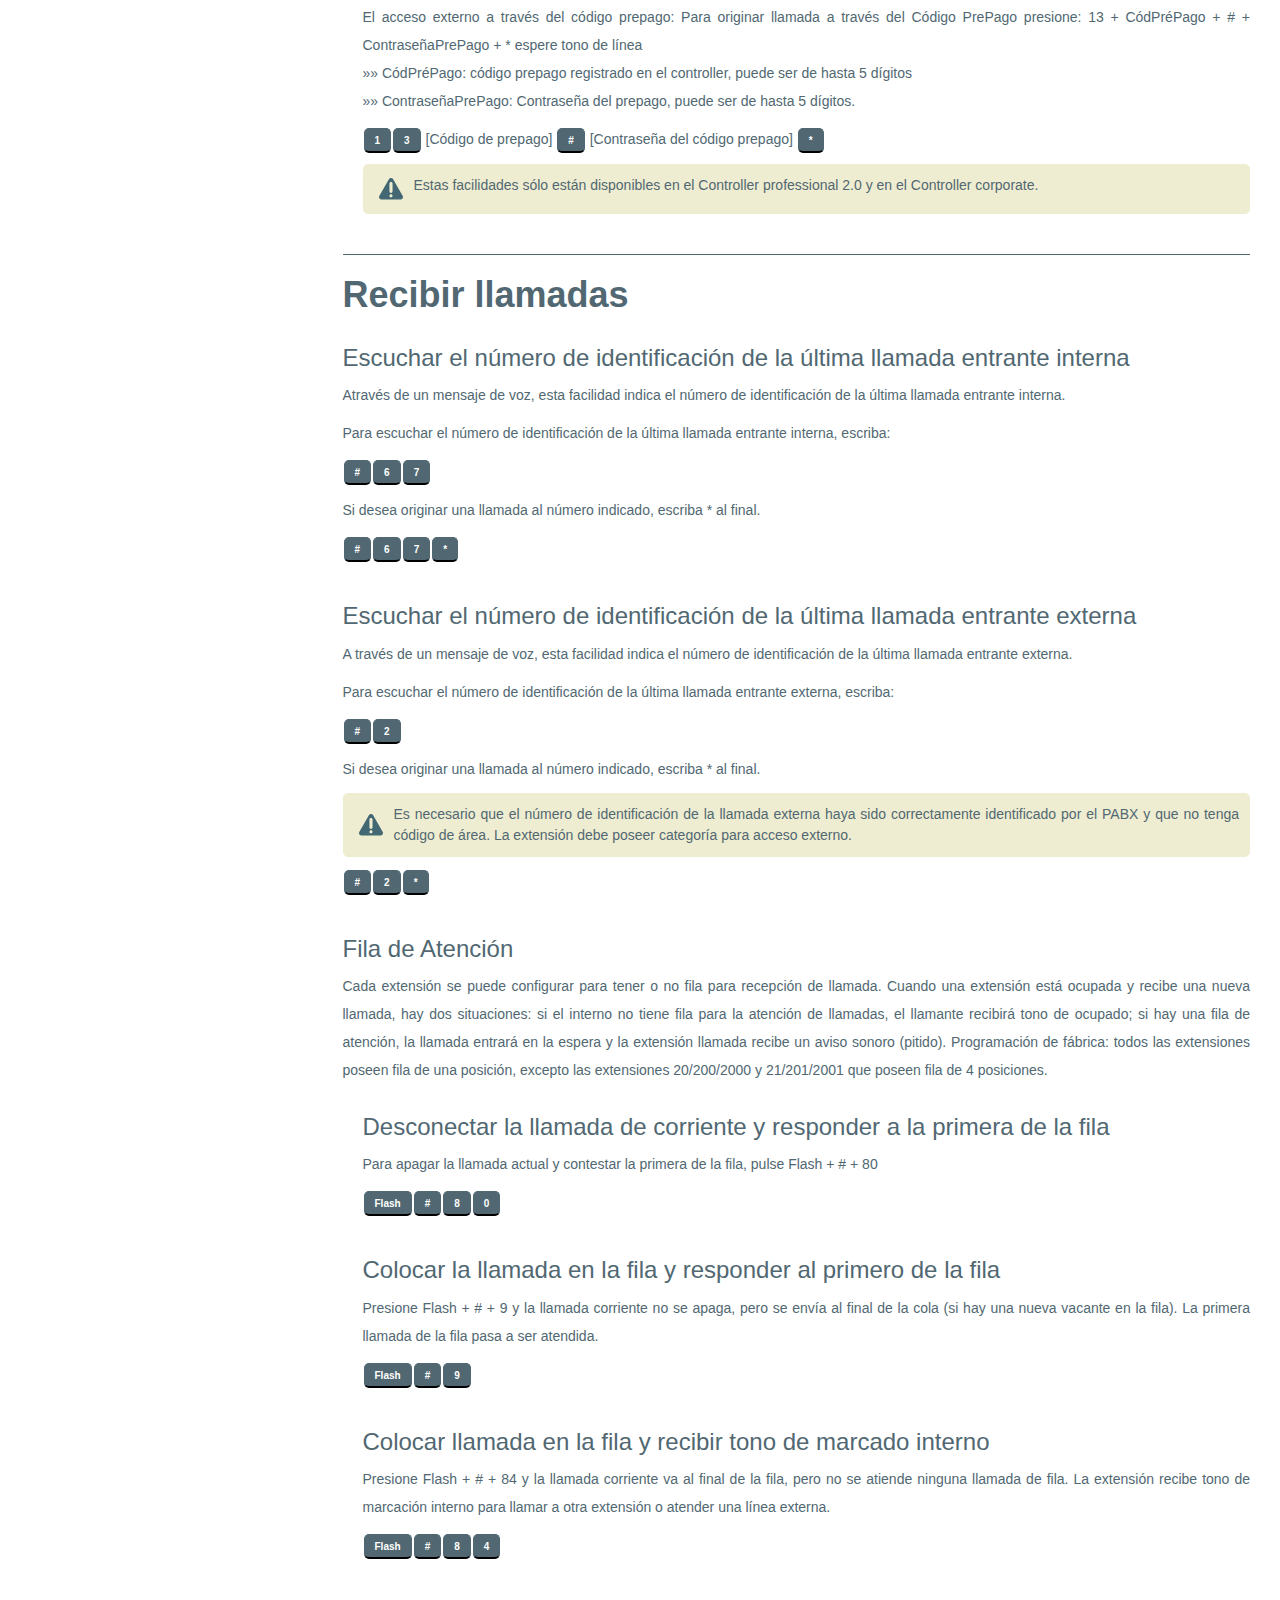
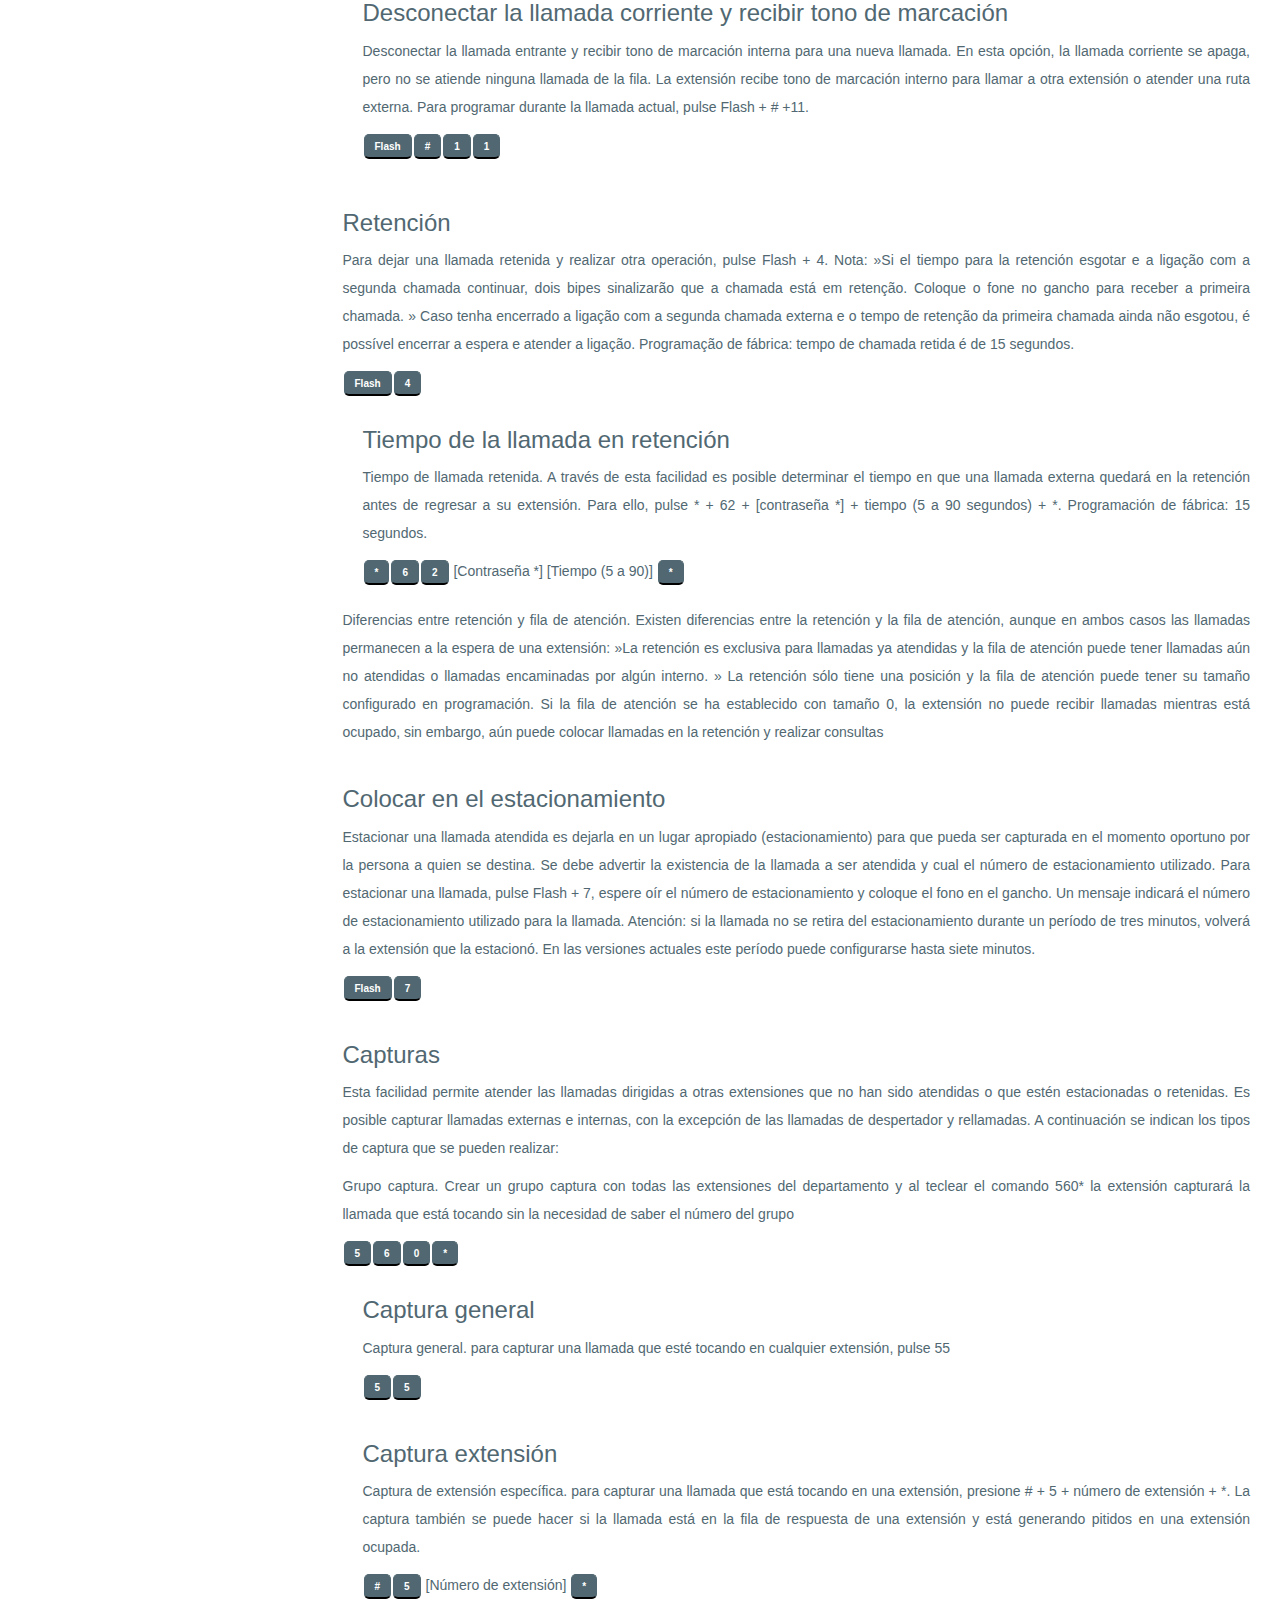
<file: es/manualOpeRamal_es.html>
<!DOCTYPE html>
<html>
<head>
    <title>UnniTI | Manual de operaciones con extensiones</title>
    <link href="../res/img/favicon.ico" rel="shortcut icon" />
    <meta charset="utf-8" />
    <meta content="width=device-width, initial-scale=1.0" name="viewport" />
    <link href="../res/css/bootstrap.min.css" rel="stylesheet" />
    <link href="../res/css/manual.css" rel="stylesheet" type="text/css" />
    <script src="../res/js/jquery.min.js"></script>
    <script src="../res/js/bootstrap.min.js"></script>
    <script src="../res/js/animatescroll.js"></script>
    <script src="../res/js/manual.js"></script>
</head>

<body class="scayt-enabled" data-spy="scroll" data-target=".scrollspy">

    <div class="overlay"></div>

    <div class="header no-print">
        <nav class="nav-header">
            <div class="logo">
                <a href="../home.html">
                    <figure>
                        <img class="nav-img" src="../res/img/intelbras_marca.svg">
                    </figure>
                </a>
            </div>
            <div class="iconMenu">
                <a id="toggleMenu">
                    <img src="../res/img/menu.svg">
                </a>
            </div>
            <div style="float: right; top: 16px; position: relative;">
                <select onchange="location = this.value;">
                    <option value="../pt-BR/manualHardware_pt-BR.html">Português</option>
                    <option selected value="../es/manualHardware_es.html">Español</option>
                    <!-- <option value="../en/manualHardware_en.html">Inglés</option> -->
                </select>
                <a href="#pdf" class="tooltip-left" data-tooltip="Clique para saber como exportar este manual para o formato PDF.">
                    <img src="../res/img/pdf.svg">
                </a>
            </div>
            <ul style="list-style-type: none;">
                <li id="op1" class="nav-option bg1">
                    <a href="manualHardware_es.html">
                        <div class="ico-option">
                            <?xml version="1.0" encoding="utf-8"?>
                            <svg version="1.1" id="Camada_1" xmlns="http://www.w3.org/2000/svg" xmlns:xlink="http://www.w3.org/1999/xlink" width="40px" height="40px" x="0px" y="0px" viewBox="0 0 88 88" xml:space="preserve">
                                <g>
                                    <path fill="#00A94D" d="M44,1C20.3,1,1,20.3,1,44c0,23.7,19.3,43,43,43c23.8,0,43-19.3,43-43C87,20.3,67.7,1,44,1z M44,83.4
                                        C22.2,83.4,4.6,65.8,4.6,44C4.6,22.2,22.2,4.6,44,4.6c21.8,0,39.4,17.6,39.4,39.4C83.4,65.8,65.8,83.4,44,83.4z"/>
                                    <path fill="#00A94D" d="M60.5,27.3v33.4H27.5V27.3H60.5 M60.9,25.3H27.1c-0.9,0-1.6,0.7-1.6,1.6v34.3c0,0.9,0.7,1.6,1.6,1.6h33.8
                                        c0.9,0,1.6-0.7,1.6-1.6V26.9C62.5,26,61.8,25.3,60.9,25.3L60.9,25.3z"/>
                                    <path fill="#00A94D" d="M49.8,37.3c0.4,0,0.8,0.4,0.8,0.8v11.5c0,0.4-0.4,0.8-0.8,0.8H38.3c-0.4,0-0.8-0.4-0.8-0.8V38.1
                                        c0-0.4,0.4-0.8,0.8-0.8H49.8 M49.8,36.5H38.3c-0.9,0-1.6,0.7-1.6,1.6v11.5c0,0.9,0.7,1.6,1.6,1.6h11.5c0.9,0,1.6-0.7,1.6-1.6V38.1
                                        C51.4,37.2,50.7,36.5,49.8,36.5L49.8,36.5z"/>
                                    <g>
                                        <g>
                                            <rect x="32.1" y="63.8" fill="#00A94D" width="2.2" height="3.6"/>
                                        </g>
                                        <g>
                                            <rect x="37.5" y="63.8" fill="#00A94D" width="2.2" height="3.6"/>
                                        </g>
                                        <g>
                                            <rect x="42.9" y="63.8" fill="#00A94D" width="2.2" height="3.6"/>
                                        </g>
                                        <g>
                                            <rect x="48.3" y="63.8" fill="#00A94D" width="2.2" height="3.6"/>
                                        </g>
                                        <g>
                                            <rect x="53.7" y="63.8" fill="#00A94D" width="2.2" height="3.6"/>
                                        </g>
                                    </g>
                                    <g>
                                        <g>
                                            <rect x="32.1" y="20.6" fill="#00A94D" width="2.2" height="3.6"/>
                                        </g>
                                        <g>
                                            <rect x="37.5" y="20.6" fill="#00A94D" width="2.2" height="3.6"/>
                                        </g>
                                        <g>
                                            <rect x="42.9" y="20.6" fill="#00A94D" width="2.2" height="3.6"/>
                                        </g>
                                        <g>
                                            <rect x="48.3" y="20.6" fill="#00A94D" width="2.2" height="3.6"/>
                                        </g>
                                        <g>
                                            <rect x="53.7" y="20.6" fill="#00A94D" width="2.2" height="3.6"/>
                                        </g>
                                    </g>
                                    <g>
                                        <g>
                                            <rect x="20.5" y="32.1" fill="#00A94D" width="3.6" height="2.2"/>
                                        </g>
                                        <g>
                                            <rect x="20.5" y="37.5" fill="#00A94D" width="3.6" height="2.2"/>
                                        </g>
                                        <g>
                                            <rect x="20.5" y="42.9" fill="#00A94D" width="3.6" height="2.2"/>
                                        </g>
                                        <g>
                                            <rect x="20.5" y="48.3" fill="#00A94D" width="3.6" height="2.2"/>
                                        </g>
                                        <g>
                                            <rect x="20.5" y="53.7" fill="#00A94D" width="3.6" height="2.2"/>
                                        </g>
                                    </g>
                                    <g>
                                        <g>
                                            <rect x="63.9" y="32.1" fill="#00A94D" width="3.6" height="2.2"/>
                                        </g>
                                        <g>
                                            <rect x="63.9" y="37.5" fill="#00A94D" width="3.6" height="2.2"/>
                                        </g>
                                        <g>
                                            <rect x="63.9" y="42.9" fill="#00A94D" width="3.6" height="2.2"/>
                                        </g>
                                        <g>
                                            <rect x="63.9" y="48.3" fill="#00A94D" width="3.6" height="2.2"/>
                                        </g>
                                        <g>
                                            <rect x="63.9" y="53.7" fill="#00A94D" width="3.6" height="2.2"/>
                                        </g>
                                    </g>
                                    <g>
                                        <g>
                                            <rect x="53.7" y="38.5" fill="#00A94D" width="2.3" height="2.2"/>
                                        </g>
                                        <g>
                                            <rect x="53.7" y="42.7" fill="#00A94D" width="2.3" height="2.2"/>
                                        </g>
                                        <g>
                                            <rect x="53.7" y="47" fill="#00A94D" width="2.3" height="2.2"/>
                                        </g>
                                    </g>
                                    <g>
                                        <g>
                                            <rect x="32.2" y="38.5" fill="#00A94D" width="2.3" height="2.2"/>
                                        </g>
                                        <g>
                                            <rect x="32.2" y="42.7" fill="#00A94D" width="2.3" height="2.2"/>
                                        </g>
                                        <g>
                                            <rect x="32.2" y="47" fill="#00A94D" width="2.3" height="2.2"/>
                                        </g>
                                    </g>
                                    <g>
                                        <g>
                                            <rect x="47.2" y="53.6" fill="#00A94D" width="2.2" height="2.3"/>
                                        </g>
                                        <g>
                                            <rect x="43" y="53.6" fill="#00A94D" width="2.2" height="2.3"/>
                                        </g>
                                        <g>
                                            <rect x="38.7" y="53.6" fill="#00A94D" width="2.2" height="2.3"/>
                                        </g>
                                    </g>
                                    <g>
                                        <g>
                                            <rect x="47.2" y="32.1" fill="#00A94D" width="2.2" height="2.3"/>
                                        </g>
                                        <g>
                                            <rect x="43" y="32.1" fill="#00A94D" width="2.2" height="2.3"/>
                                        </g>
                                        <g>
                                            <rect x="38.7" y="32.1" fill="#00A94D" width="2.2" height="2.3"/>
                                        </g>
                                    </g>
                                </g>
                            </svg>
                        </div>
                        <span class="title-option">
                            Manual del hardware
                        </span>
                        <span class="title-option m">
                            Hardware
                        </span>
                    </a>
                </li>

                <li id="op2" class="nav-option bg2">
                    <a href="manualGerWeb_es.html">
                        <div class="ico-option">
                            <?xml version="1.0" encoding="utf-8"?>
                            <!-- Generator: Adobe Illustrator 21.1.0, SVG Export Plug-In . SVG Version: 6.00 Build 0)  -->
                            <svg version="1.1" id="Camada_1" xmlns="http://www.w3.org/2000/svg" xmlns:xlink="http://www.w3.org/1999/xlink" width="40px" height="40px" x="0px" y="0px"
                                 viewBox="0 0 88 88" style="enable-background:new 0 0 88 88;" xml:space="preserve">
                                <g>
                                    <path fill="#00A94D" d="M44,1C20.3,1,1,20.3,1,44c0,23.7,19.3,43,43,43c23.8,0,43-19.3,43-43C87,20.3,67.7,1,44,1z M44,83.4
                                        C22.2,83.4,4.6,65.8,4.6,44C4.6,22.2,22.2,4.6,44,4.6c21.8,0,39.4,17.6,39.4,39.4C83.4,65.8,65.8,83.4,44,83.4z"/>
                                    <path fill="#00A94D" d="M68.9,23.3H19.1c-1.9,0-3.4,1.5-3.4,3.4v34.5c0,1.9,1.5,3.4,3.4,3.4h49.9c1.9,0,3.4-1.5,3.4-3.4V26.7
                                        C72.4,24.8,70.8,23.3,68.9,23.3z M68.5,25c0.5,0,1,0.4,1,1c0,0.5-0.4,1-1,1c-0.5,0-1-0.4-1-1C67.6,25.4,68,25,68.5,25z M65,25
                                        c0.5,0,1,0.4,1,1c0,0.5-0.4,1-1,1c-0.5,0-1-0.4-1-1C64,25.4,64.4,25,65,25z M61.4,25c0.5,0,1,0.4,1,1c0,0.5-0.4,1-1,1
                                        c-0.5,0-1-0.4-1-1C60.4,25.4,60.9,25,61.4,25z M70.5,59.4c0,1.8-1.5,3.3-3.4,3.3H21c-1.9,0-3.4-1.5-3.4-3.3V31.8
                                        c0-1.8,1.5-3.3,3.4-3.3H67c1.9,0,3.4,1.5,3.4,3.3V59.4z"/>
                                    <g>
                                        <g>
                                            <path fill="#00A94D" d="M65.8,59.8H38.7c-1.3,0-2.4-1.1-2.4-2.4v-3.9c0-1.3,1.1-2.4,2.4-2.4h27.1c1.3,0,2.4,1.1,2.4,2.4v3.9
                                                C68.2,58.7,67.1,59.8,65.8,59.8z M38.7,52.3c-0.6,0-1.2,0.5-1.2,1.2v3.9c0,0.6,0.5,1.2,1.2,1.2h27.1c0.6,0,1.2-0.5,1.2-1.2v-3.9
                                                c0-0.6-0.5-1.2-1.2-1.2H38.7z"/>
                                        </g>
                                        <g>
                                            <path fill="#00A94D" d="M65.8,48.6H38.7c-1.3,0-2.4-1.1-2.4-2.4V34.8c0-1.3,1.1-2.4,2.4-2.4h27.1c1.3,0,2.4,1.1,2.4,2.4v11.4
                                                C68.2,47.5,67.1,48.6,65.8,48.6z M38.7,33.6c-0.6,0-1.2,0.5-1.2,1.2v11.4c0,0.6,0.5,1.2,1.2,1.2h27.1c0.6,0,1.2-0.5,1.2-1.2V34.8
                                                c0-0.6-0.5-1.2-1.2-1.2H38.7z"/>
                                        </g>
                                        <g>
                                            <rect x="19.9" y="33" fill="#00A94D" width="12.9" height="1.8"/>
                                        </g>
                                        <g>
                                            <rect x="19.9" y="39.1" fill="#00A94D" width="12.9" height="1.8"/>
                                        </g>
                                        <g>
                                            <rect x="19.9" y="51.3" fill="#00A94D" width="12.9" height="1.8"/>
                                        </g>
                                        <g>
                                            <rect x="19.9" y="45.2" fill="#00A94D" width="12.9" height="1.8"/>
                                        </g>
                                        <g>
                                            <rect x="19.9" y="57.3" fill="#00A94D" width="12.9" height="1.8"/>
                                        </g>
                                    </g>
                                </g>
                            </svg>
                        </div>
                        <span class="title-option">
                            Manual del gestor web
                        </span>
                        <span class="title-option m">
                            Gestor web
                        </span>
                    </a>
                </li>

                <li id="op3" class="nav-option bg3">
                    <a href="manualOpeRamal_es.html">
                        <div class="ico-option">
                            <?xml version="1.0" encoding="utf-8"?>
                            <!-- Generator: Adobe Illustrator 21.1.0, SVG Export Plug-In . SVG Version: 6.00 Build 0)  -->
                            <svg version="1.1" id="Camada_1" xmlns="http://www.w3.org/2000/svg" xmlns:xlink="http://www.w3.org/1999/xlink" width="40px" height="40px" x="0px" y="0px"
                                 viewBox="0 0 88 88" style="enable-background:new 0 0 88 88;" xml:space="preserve">
                                <g>
                                    <path fill="#00A94D" d="M44,1C20.3,1,1,20.3,1,44c0,23.7,19.3,43,43,43c23.8,0,43-19.3,43-43C87,20.3,67.7,1,44,1z M44,83.4
                                        C22.2,83.4,4.6,65.8,4.6,44C4.6,22.2,22.2,4.6,44,4.6c21.8,0,39.4,17.6,39.4,39.4C83.4,65.8,65.8,83.4,44,83.4z"/>
                                    <g>
                                        <g>
                                            <path fill="#00A94D" d="M61.5,35.4H43.8c-1,0-1.7-0.8-1.7-1.7v-9.5c0-1,0.8-1.7,1.7-1.7h17.7c1,0,1.7,0.8,1.7,1.7v9.5
                                                C63.2,34.6,62.4,35.4,61.5,35.4z M43.8,23.7c-0.2,0-0.4,0.2-0.4,0.5v9.5c0,0.2,0.2,0.4,0.4,0.4h17.7c0.2,0,0.4-0.2,0.4-0.4v-9.5
                                                c0-0.2-0.2-0.5-0.4-0.5H43.8z"/>
                                        </g>
                                        <path fill="#00A94D" d="M68.5,20L68.5,20c-0.1-1.1-0.9-1.9-1.9-1.9H38.8c-1.1,0-1.9,0.8-2,1.9l0,3.7h-1.1l0-1.7
                                            c0-0.9-0.6-1.6-1.5-1.7c-2.7-0.3-6.9-0.3-9.8,0c-0.8,0.2-1.4,0.9-1.3,1.8v1.6h-1.7c-1.1,0-1.9,0.8-1.9,1.9l0,42.3
                                            c0.1,1.1,0.8,1.9,1.9,2h45.2c1,0,1.8-0.8,1.9-2L68.5,20z M25.4,22.5c2.5-0.2,5.8-0.2,8.1,0l0,40.6c-1.3,0.3-2.7,0.5-4,0.5
                                            c-1.3,0-2.7-0.2-4-0.5V23.7h0V22.5z M21.8,67.6l0-41.5h1.2l0,17v20.5c0,0.9,0.6,1.6,1.4,1.7c1.6,0.4,3.3,0.7,5,0.7c0,0,0,0,0,0
                                            c1.7,0,3.3-0.2,5-0.7c0.8-0.2,1.3-0.8,1.3-1.7l0-37.5h3.3l0-5.6h27.1l0,47.2L21.8,67.6z"/>
                                        <g>
                                            <path fill="#00A94D" d="M43.5,44.1h4c0.4,0,0.7,0.3,0.7,0.7v2.1c0,0.4-0.3,0.7-0.7,0.7h-4c-0.4,0-0.7-0.3-0.7-0.7v-2.1
                                                C42.8,44.4,43.1,44.1,43.5,44.1L43.5,44.1z"/>
                                        </g>
                                        <g>
                                            <path fill="#00A94D" d="M43.3,38h4.3c0.3,0,0.5,0.2,0.5,0.5V40c0,0.3-0.2,0.5-0.5,0.5h-4.3c-0.3,0-0.5-0.2-0.5-0.5v-1.5
                                                C42.8,38.2,43.1,38,43.3,38L43.3,38z"/>
                                        </g>
                                        <g>
                                            <path fill="#00A94D" d="M43.5,49.5h4c0.4,0,0.7,0.3,0.7,0.7v2.1c0,0.4-0.3,0.7-0.7,0.7h-4c-0.4,0-0.7-0.3-0.7-0.7v-2.1
                                                C42.8,49.8,43.1,49.5,43.5,49.5L43.5,49.5z"/>
                                        </g>
                                        <g>
                                            <path fill="#00A94D" d="M43.5,54.9h4c0.4,0,0.7,0.3,0.7,0.7v2.1c0,0.4-0.3,0.7-0.7,0.7h-4c-0.4,0-0.7-0.3-0.7-0.7v-2.1
                                                C42.8,55.2,43.1,54.9,43.5,54.9L43.5,54.9z"/>
                                        </g>
                                        <g>
                                            <path fill="#00A94D" d="M43.5,60.2h4c0.4,0,0.7,0.3,0.7,0.7V63c0,0.4-0.3,0.7-0.7,0.7h-4c-0.4,0-0.7-0.3-0.7-0.7v-2.1
                                                C42.8,60.5,43.1,60.2,43.5,60.2L43.5,60.2z"/>
                                        </g>
                                        <g>
                                            <path fill="#00A94D" d="M50.7,44.1h4c0.4,0,0.7,0.3,0.7,0.7v2.1c0,0.4-0.3,0.7-0.7,0.7h-4c-0.4,0-0.7-0.3-0.7-0.7v-2.1
                                                C50,44.4,50.3,44.1,50.7,44.1L50.7,44.1z"/>
                                        </g>
                                        <g>
                                            <path fill="#00A94D" d="M50.5,38h4.3c0.3,0,0.5,0.2,0.5,0.5V40c0,0.3-0.2,0.5-0.5,0.5h-4.3c-0.3,0-0.5-0.2-0.5-0.5v-1.5
                                                C50,38.2,50.2,38,50.5,38L50.5,38z"/>
                                        </g>
                                        <g>
                                            <path fill="#00A94D" d="M50.7,49.5h4c0.4,0,0.7,0.3,0.7,0.7v2.1c0,0.4-0.3,0.7-0.7,0.7h-4c-0.4,0-0.7-0.3-0.7-0.7v-2.1
                                                C50,49.8,50.3,49.5,50.7,49.5L50.7,49.5z"/>
                                        </g>
                                        <g>
                                            <path fill="#00A94D" d="M50.7,54.9h4c0.4,0,0.7,0.3,0.7,0.7v2.1c0,0.4-0.3,0.7-0.7,0.7h-4c-0.4,0-0.7-0.3-0.7-0.7v-2.1
                                                C50,55.2,50.3,54.9,50.7,54.9L50.7,54.9z"/>
                                        </g>
                                        <g>
                                            <path fill="#00A94D" d="M50.7,60.2h4c0.4,0,0.7,0.3,0.7,0.7V63c0,0.4-0.3,0.7-0.7,0.7h-4c-0.4,0-0.7-0.3-0.7-0.7v-2.1
                                                C50,60.5,50.3,60.2,50.7,60.2L50.7,60.2z"/>
                                        </g>
                                        <g>
                                            <path fill="#00A94D" d="M57.8,44.1h4c0.4,0,0.7,0.3,0.7,0.7v2.1c0,0.4-0.3,0.7-0.7,0.7h-4c-0.4,0-0.7-0.3-0.7-0.7v-2.1
                                                C57.2,44.4,57.5,44.1,57.8,44.1L57.8,44.1z"/>
                                        </g>
                                        <g>
                                            <path fill="#00A94D" d="M57.6,38H62c0.3,0,0.5,0.2,0.5,0.5V40c0,0.3-0.2,0.5-0.5,0.5h-4.3c-0.3,0-0.5-0.2-0.5-0.5v-1.5
                                                C57.2,38.2,57.4,38,57.6,38L57.6,38z"/>
                                        </g>
                                        <g>
                                            <path fill="#00A94D" d="M57.8,49.5h4c0.4,0,0.7,0.3,0.7,0.7v2.1c0,0.4-0.3,0.7-0.7,0.7h-4c-0.4,0-0.7-0.3-0.7-0.7v-2.1
                                                C57.2,49.8,57.5,49.5,57.8,49.5L57.8,49.5z"/>
                                        </g>
                                        <g>
                                            <path fill="#00A94D" d="M57.8,54.9h4c0.4,0,0.7,0.3,0.7,0.7v2.1c0,0.4-0.3,0.7-0.7,0.7h-4c-0.4,0-0.7-0.3-0.7-0.7v-2.1
                                                C57.2,55.2,57.5,54.9,57.8,54.9L57.8,54.9z"/>
                                        </g>
                                        <g>
                                            <path fill="#00A94D" d="M57.8,60.2h4c0.4,0,0.7,0.3,0.7,0.7V63c0,0.4-0.3,0.7-0.7,0.7h-4c-0.4,0-0.7-0.3-0.7-0.7v-2.1
                                                C57.2,60.5,57.5,60.2,57.8,60.2L57.8,60.2z"/>
                                        </g>
                                    </g>
                                </g>
                            </svg>
                        </div>
                        <span class="title-option">
                            Manual de operaciones con extensiones
                        </span>
                        <span class="title-option m">
                            Operaciones con extensiones
                        </span>
                    </a>
                </li>
            </ul>
        </nav>
    </div>

    <div class="container" style="max-width: 1280px">
        <div class="row">
            <div class="col-md-3 scrollspy" style="top: 150px">
                <ul id="nav" class="nav hidden-xs hidden-sm" data-spy="affix" style="top: 150px; z-index: 2">
                    <li><a href="#apresentacao">INTRODUCCIÓN</a></li>
                    <li><a href="#pdf">EXPORTAR A PDF</a></li>
                    <li>
                        <a href="#originacao">Origen de llamadas</a>
                        <ul class="nav">
                            <li>
                                <a href="#internas">Internas</a>
                                <ul class="nav">
                                    <li><a href="#internasRamal">Extensión</a></li>
                                    <li><a href="#internasTelefonista">Telefonista</a></li>
                                    <li><a href="#internasDISA">DISA</a></li>
                                    <li><a href="#internasPorteiro">Portero</a></li>
                                    <li><a href="#internasCorreioVoz">Correo de voz</a></li>
                                    <li><a href="#internasGruposRamais">Grupos de Extensiones</a></li>
                                    <li><a href="#internasBuscaPessoa">Búsqueda de personas</a></li>
                                    <li><a href="#internasChefeSecretaria">Jefe/secretaria</a></li>
                                    <li><a href="#internasMonitoracao">Monitoreo</a></li>
                                    <li><a href="#internaEmergencia">Emergencia</a></li>
                                    <li><a href="#internasIntercalacao">Intercalación</a></li>
                                    <li><a href="#internasRepChaInt">Repetir la última llamada</a></li>
                                    <li><a href="#internasRechamada">Rellamada</a></li>
                                    <!-- <li><a href="#internasHotline">Hotline</a></li> -->
                                </ul>
                            </li>
                            <li>
                                <a href="#externas">Externas</a>
                                <ul class="nav">
                                    <li><a href="#externasRotas">Rutas</a></li>
                                    <li><a href="#externasCodConta">Código de Cuenta</a></li>
                                    <li><a href="#externasAgendaGeral">Agenda general</a></li>
                                    <li><a href="#externasAgendaParticular">Agenda Particular</a></li>
                                    <li><a href="#externasRechamada">Rellamada</a></li>
                                    <li><a href="#externasRepChaExt">Repetir la última llamada</a></li>
                                    <li><a href="#externasPrePago">Prepago</a></li>
                                    <!-- <li><a href="#externasHotline">Hotline</a></li> -->
                                    <!-- <li><a href="#externasCadeado">Cadeado</a></li> -->
                                </ul>
                            </li>
                        </ul>
                    </li>
                    <li>
                        <a href="#rec">Recibir llamadas</a>
                        <ul class="nav">
                            <li><a href="#recUltChaRecInt">Escuchar el número de la última llamada interna</a></li>
                            <li><a href="#recUltChaRecExt">Escuchar el número de la última llamada externa</a></li>
                            <li><a href="#recFila">Fila de atención</a></li>
                            <li><a href="#recRetencao">Retención</a></li>
                            <li><a href="#recEstacionamento">Estacionamiento</a></li>
                            <li><a href="#recCapturas">Capturas</a></li>
                            <li><a href="#recAtendimentoComando">Atención por comando</a></li>
                            <!-- <li><a href="#recDesvios">Desvios</a></li>
                            <li><a href="#recNaoPerturbe">Não Perturbe</a></li> -->
                        </ul>
                    </li>
                    <li>
                        <a href="#originacaoRecebimento">FUNCIONES PARA ORIGINAR Y RECIBIR</a>
                        <ul class="nav">
                            <li><a href="#originacaoRecebimentoTransferencia">Transferencia</a></li>
                            <li><a href="#originacaoRecebimentoConsulta">Consulta</a></li>
                            <li><a href="#originacaoRecebimentoPendulo">Péndulo</a></li>
                            <li><a href="#originacaoRecebimentoConferencia">Conferencia</a></li>
                        </ul>
                    </li>
                    <li>
                        <a href="#sistema">OPERACIONES DE SISTEMA</a>
                        <ul class="nav">
                            <li><a href="#sistemaOuvirIP">Escuchar la dirección IP</a></li>
                            <li><a href="#sistemaProgramarIP">Programar la dirección IP</a></li>
                            <li><a href="#sistemaOuvirHora">Escuchar la hora</a></li>
                            <li><a href="#sistemaProgramarHora">Programar la fecha y la hora</a></li>
                            <li><a href="#sistemaMusicaRetencao">música de espera/retención</a></li>
                            <li><a href="#sistemaTurno">Cambio de turno de operación</a></li>
                            <li><a href="#sistemaOperadora">Operadora fidelizada</a></li>
                            <li><a href="#sistemaRetornoChaTransf">Programar retorno de llamada transferida</a></li>
                            <li><a href="#sistemaMusicaRamal">Tipos de música para las extensiones</a></li>
                            <li><a href="#sistemaPadraoFabrica">Restaurar el valor predeterminado de fábrica</a></li>
                        </ul>
                    </li>
                    <li>
                        <a href="#ramal">OPERACIONES DE EXTENSIÓN</a>
                        <ul class="nav">
                            <li><a href="#ramalOuvirNumero">Escuchar el número de extensión</a></li>
                            <li><a href="#ramalHotline">Hotline</a></li>
                            <li><a href="#ramalFlash">Tiempo de Flash</a></li>
                            <li><a href="#ramalSaidaGrupo">Salida temporal de la extensión del grupo Tono múltiple</a></li>
                            <li><a href="#ramalTipoRing">Tipos de timbre para las extensiones</a></li>
                            <li><a href="#ramalReqSenha">Programación requiere contraseña</a></li>
                            <li><a href="#ramalSenha">Contraseña de extensión</a></li>
                            <li><a href="#ramalDespertador">Programación de Despertador</a></li>
                            <li><a href="#ramalAgendaParticular">Agenda particular</a></li>
                            <li><a href="#ramalSenhaCodigoConta">Cambiar contraseña de Código de Cuenta</a></li>
                            <li><a href="#ramalBipeIntercalacao">Bipes de advertencia de mezcla</a></li>
                            <li><a href="#ramalMonitoracao">Monitoreo</a></li>
                            <li><a href="#ramalNaoPerturbe">No Moleste</a></li>
                            <li><a href="#ramalDesvios">Desvíos</a></li>
                            <li><a href="#ramalOuvirProgs">Escuchar los ajustes de la extensión</a></li>
                            <li><a href="#ramalPrePago">Prepago</a></li>
                            <li><a href="#ramalAutUsuario">Autenticación de usuario</a></li>
                            <li><a href="#ramalCadeado">Candado</a></li>
                        </ul>
                    </li>

                    <li><a href="#termoGarantia">TÉRMINO DE GARANTÍA</a></li>
                    <li><a href="#faleCom">CONTACTO</a></li>
                </ul>
            </div>

            <div class="col-md-9">
                <section id="capa" class="capa">
                    <div class="div-logo-capa">
                        <img src="../res/img/intelbras_marca.svg" class="logo-capa">
                    </div>
                    <hr class="divider">
                    <div class="div-titulo-capa">
                        <h1>Manual de operaciones con extensiones</h1>
                        <h3>GW 208 3G</h3>
                    </div>
                </section>

                <section id="apresentacao" class="apresentacao">
                    <img src="../res/img/intelbras_marca.svg" id="logoIntelbras" class="logo-apresentacao">
                    <p class="versao-manual">Versión de este manual: 18.09.12</p>
                    <h3>GW 208 3G</h3>
                    <h3>Central telefónica</h3>
                    <p>Felicitaciones, usted acaba de adquirir un producto con la calidad y seguridad Intelbras.</p>
                    <p>La central telefónica UnniTI es una solución para la integración de redes de voz y datos, ideal para pequeñas y medianas empresas. También ejerce la función de gateway para diversos tipos de tecnologías: IP, analógico, digital y GSM/3G, pudiendo interconectar dos o más redes y permitiendo la realización de llamadas a través de ellas. Es una plataforma incrementable, es decir, se puede aumentar el número de accesos a través de sus interfaces: troncales IPs (SIP 2.0), digitales (E1 - R2/MFC-5C y RDSI-PRI), analógicos y GSM/3G, extensiones IP, analógicos y digitales. Posee diversos servicios y facilidades para mayor comodidad en la comunicación. La central posee los modelos UnniTI 2000 y 3000 para instalarse en racks, paredes o superficies lisas. En rack de 19" ocupa una altura de 2 U (UnniTI 2000) y 3 U (UnniTI 3000). Esta guía le ayudará a instalar y acceder a las configuraciones del producto.</p>
                  </section>

                <section>
                    <h1>Atención</h1>
                    <p>Los comandos presentados son los valores predeterminados de fábrica. Los comandos se pueden cambiar en <a href="manualGerWeb_es.html#ramaisCT" target="_blank">Gestor Web > Extensiones> Comandos por teclado</a>.</p>
                </section>

                <section id="pdf">
                    <h1>Exportar a PDF</h1>
                    <p>Para exportar este manual al formato de archivo PDF, utilice la función de impresión que los exploradores como Google Chrome<sup>®</sup> y Mozilla Firefox<sup>®</sup> poseen. Para acceder a él, presione las teclas <em>CTRL + P</em> o <a href="#" onClick="window.print()">haga clic aquí</a>. Si lo prefiere, utilice el menú del navegador, accediendo a la pestaña <em>Imprimir</em>, que generalmente se encuentra en la esquina superior derecha de la pantalla. En la pantalla que se abrirá, siga los pasos siguientes, de acuerdo con el navegador:</p>
                    <p><em>Google Chrome</em><sup>®</sup>: en la pantalla de impresión, en el campo <em>Destino</em>, haga clic en <em>Cambiar</em>, seleccione la opción <em>Guardar como PDF</em> en la sección <em>Destinos locales</em> y, a continuación, haga clic en <em>Guardar</em>. Se abrirá la pantalla del sistema operativo solicitando que se defina el nombre y donde deberá guardarse el archivo.</p>
                    <p><em>Mozilla Firefox</em><sup>®</sup>: en la pantalla de impresión, haga clic en <em>Imprimir</em>, en la pestaña <em>Geral</em>, seleccione la opción <em>Imprimir para archivo</em>, en el campo <em>Archivo</em>, establezca el nombre y la ubicación donde se guardará el archivo, seleccione <em>PDF</em> como formato de salida y haga clic e clique em <em>Imprimir</em>.</p>
                </section>

                <!-- INÍCIO ORIGINAÇÃO -->
                <section id="originacao">
                    <h1>Origen de llamadas</h1>
                    <p></p>

                    <p class="ale high">Para realizar cada una de las operaciones siguientes, se debe retirar el auricular del gancho y escuchar el tono de marcación. Si el aparato telefónico tiene la función manos libres, como un terminal inteligente (TI) o una terminal IP, entonces también se pueden realizar los comandos usando el altavoz, sin tener que extraer el auricular del gancho.</p>

                    <!-- INÍCIO INTERNAS -->
                    <section id="internas">
                        <h2>Internas</h2>
                        <p>Se clasifican llamadas internas a cualquier tipo de llamada de audio que se haga para otros recursos que estén conectados o interconectados en la propia infraestructura del cliente, o sea, no implica infraestructura de terceros, como por ejemplo un operador de telefonía pública.</p>

                        <section id="internasRamal">
                            <h3>Extensión</h3>
                            <p>Para llamar a otra extensión, introduzca las teclas que forman el número de extensión que desea llamar.</p>
                            <p>Por ejemplo, para llamar al interno 2006, escriba:</p>
                            <p><button class="key">2</button><button class="key">0</button><button class="key">0</button><button class="key">6</button></p>
                        </section>

                        <section id="internasTelefonista">
                            <h3>Telefonista</h3>
                            <p>La primera extensión del PABX, 2000, por defecto, se considera el interno de la telefonista y, por lo tanto, puede ser llamado por el número alternativo 9.</p>
                            <p>Para llamar a la telefonista, entonces basta con teclear:</p>
                            <p><button class="key">9</button></p>

                            <p class="ale high">Para cambiar el número alternativo de la primera extensión del PABX o definirlo para otras extensiones, acceda a <a href="manualGerWeb_es.html#rCfgRecChaTelefonista" target="_blank">Gestor Web > Extensiones > Extensiones > [extensión] > Recibir llamadas > Telefonista</a></p>
                        </section>

                        <section id="internasDISA">
                            <h3>DISA</h3>
                            <p>DISA es el servicio de atención automática del PABX, el cual divulga un mensaje grabado y también puede ofrecer opciones que se pueden acceder escribiendo las opciones divulgadas.</p>

                            <p>Para acceder al DISA, escriba:</p>

                            <p><button class="key">#</button><button class="key">6</button><button class="key">9</button> [número de DISA (01 a 20)]</p>

                            <p>Ejemplo: para acceder al DISA 6, escriba:</p>

                            <p><button class="key">#</button><button class="key">6</button><button class="key">9</button> <button class="key var">0</button><button class="key var">6</button></p>

                            <p class="ale high">Para configurar el DISA, acceda al <a href="manualGerWeb_es.html#sistemaD" target="_blank">Gestor Web > Sistema > DISA</a></p>
                        </section>

                        <section id="internasPorteiro">
                            <h3>Portero</h3>
                            <p>Esta facilidad permite que la extensión que está en conversación con el portero pueda ejecutar un comando para abrir la cerradura, si existe.</p>
                            <p>El portero Intelbras 1001 Plus, por defecto, tiene dos comandos aceptados para la apertura de la cerradura. Son estos:</p>

                            <p><button class="key">*</button><button class="key">*</button></p>

                            <p>o</p>

                            <p><button class="key">*</button><button class="key">1</button></p>

                            <p>La duración máxima de una llamada con portero es de 10 minutos.</p>
                        </section>

                        <section id="internasCorreioVoz">
                            <h3>Correo de voz</h3>
                            <p>El correo de voz es el servicio de grabación automática de mensajes (buzón).</p>

                            <p>Para llamar al correo de voz, escriba:</p>
                            <p><button class="key">#</button><button class="key">8</button><button class="key">7</button></p>

                            <p>Después del servicio de correo de voz, las opciones que se pueden utilizar son:</p>

                            <p>Para escuchar mensajes, escriba:</p>
                            <p><button class="key">4</button></p>

                            <section>
                                <p>Después de escuchar el mensaje, las opciones que se pueden utilizar son:</p>

                                <p>Para borrar el mensaje: <button class="key">3</button></p>

                                <p>Para repetir el mensaje: <button class="key">4</button></p>

                                <p>Para escuchar el siguiente mensaje: <button class="key">5</button></p>
                            </section>

                            <p>Para cambiar opciones de buzón, escriba:</p>
                            <p><button class="key">5</button></p>

                            <section>
                                <p>Después de escuchar el mensaje, las opciones que se pueden utilizar son:</p>

                                <p>Para escuchar el saludo: <button class="key">3</button></p>

                                <p>Para nuevo saludo: <button class="key">4</button></p>

                                <p>Para borrar saludo: <button class="key">5</button></p>

                                <p>Para borrar todos los mensajes: <button class="key">6</button></p>

                                <p>Para salir del menú: <button class="key">7</button></p>
                            </section>

                            <p class="ale high">1. La clave de hardware debe tener licencias de correo de voz. Más información en <a href="manualGerWeb_es.html#sistemaL" target="_blank">Gestor Web > Sistema > Licencias</a>.
                            <br>2. La tarjeta SD debe estar conectada.  Más información en <a href="manualGerWeb_es.html#sistemaAA" target="_blank">Gestor Web > Sistema > Archivos de audio</a>.
                            <br>3. El archivo de audio del buzón de voz debe haber sido enviado al PABX. Más información en <a href="manualGerWeb_es.html#sistemaAA" target="_blank">Gestor Web > Sistema > Archivos de audio</a>.
                            <br>4. El buzón de voz debe estar habilitado para el interno. Más información en <a href="manualGerWeb_es.html#rCfgFunCorreio" target="_blank">Gestor Web > Extensiones > Extensiones > Funciones > Correo de voz</a>.
                            <br>5. La extensión debe tener su contraseña de programación vía teclado configurada <a href="manualGerWeb_es.html#rCfgBasSenha" target="_blank">Gestor Web > Extensiones > Extensiones > Configuración básica > Contraseña</a>.
                            </p>

                            <p>Para configurar el Correo de voz, acceda <a href="manualGerWeb_es.html#rCfgFunCorreio" target="_blank">Gestor Web> Extensiones > Extensiones > Funcionalidades</a></p>
                        </section>

                        <section id="internasGruposRamais">
                            <h3>Grupos de Extensiones</h3>
                            <p>Un grupo de extensiones contiene más de una extensión que puede ser accedida por el mismo número de acceso. Cualquier extensión de ese grupo puede recibir y contestar la llamada. El orden en que los llamados serán llamados es diferente de acuerdo con el tipo del grupo.</p>

                            <p>La configuración de los grupos de internos se encuentra en <a href="manualGerWeb_es.html#ramaisGR" target="_blank">Gestor Web > Extensiones > Grupos de extensiones</a>.</p>

                            <p>Para llamar a un grupo de extensiones, escriba:</p>

                            <p><button class="key">6</button> [número del grupo (1 a 40)] <button class="key">*</button></p>

                            <p>Ejemplo 1: para llamar al grupo 6, escriba:</p>

                            <p><button class="key">6</button> <button class="key var">6</button> <button class="key">*</button></p>

                            <p>Ejemplo 2: para llamar al grupo 36, escriba:</p>

                            <p><button class="key">6</button> <button class="key var">3</button><button class="key var">6</button> <button class="key">*</button></p>

                            <section id="grupoCC">
                                <h3>Comandos para agente de grupo Call Center</h3>
                                <p>Los agentes son cuentas con contraseña para registro en grupos del tipo Call center que permiten un mejor control sobre su actuación. A través de comandos vía teclado es posible entrar en el grupo, estar disponible, poner en pausa y salir del grupo.</p>

                                <p>La configuración de los agentes de Call Center se encuentra en <a href="manualGerWeb_es.html#grAgenteCC" target="_blank">Gestor Web > Extensiones > Grupos de extensiones > Agentes para Call center</a>.</p>

                                <p>Para definir los estados del agente Call center, escriba:</p>

                                <p><button class="key">*</button><button class="key">8</button><button class="key">1</button> [Contraseña de extensión *] [Código de la operación] [Código del agente] <button class="key">#</button> [Contraseña del agente] <button class="key">#</button> [Número de acceso al grupo de extensiones] <button class="key">*</button></p>

                                <p>[Contraseña de extensión *]: la contraseña de programación de la extensión, si existe.
                                <br>[Código de la operación]: 0 para quitar el agente del grupo; 1 para agregar el agente al grupo; 2 para poner el agente en pausa; 3 para retirar el agente de la pausa; 4 para renovar el tiempo de trabajo después de apagado (el tiempo se configura en <a href="manualGerWeb_es.html#grCfgGeral" target="_blank">Gestor Web > Extensiones > Grupos de extensiones > Configurar grupo de extensiones > Geral)</a>.
                                <br>[Código de agente]: código de 1 a 4 dígitos numéricos.
                                <br>[Contraseña del agente]: contraseña de 1 a 7 dígitos numéricos.
                                <br>[Número de acceso al grupo de internos]: número de 61 à 640.</p>

                                <p>Ejemplo 1: para autenticar el agente con código 100 y contraseña 1234 en el grupo de extensiones con número de acceso 61, escriba:</p>

                                <p><button class="key">*</button><button class="key">8</button><button class="key">1</button> <button class="key var">1</button> <button class="key var">1</button><button class="key var">0</button><button class="key var">0</button> <button class="key">#</button> <button class="key var">1</button><button class="key var">2</button><button class="key var">3</button><button class="key var">4</button> <button class="key">#</button> <button class="key var">6</button><button class="key var">1</button> <button class="key">*</button></p>

                                <p class="ale high">Cada grupo de Call Center admite la autenticación simultánea de hasta 30 agentes.</p>

                                <p>Después de ejecutar este comando, el agente estará presente en el grupo, pero en pausa.</p>

                                <p>Para deixar o agente disponível, digite:</p>

                                <p><button class="key">*</button><button class="key">8</button><button class="key">1</button> <button class="key var">3</button> <button class="key">*</button></p>

                                <p>Para renovar o tempo de trabalho após desligamento, digite:</p>

                                <p><button class="key">*</button><button class="key">8</button><button class="key">1</button> <button class="key var">4</button> <button class="key">*</button></p>

                                <p>Para colocar o agente em pausa, digite:</p>

                                <p><button class="key">*</button><button class="key">8</button><button class="key">1</button> <button class="key var">2</button> <button class="key">*</button></p>

                                <p>Para retirar o agente com código 100 e senha 1234 do grupo de ramais com número de acesso 61, digite:</p>

                                <p><button class="key">*</button><button class="key">8</button><button class="key">1</button> <button class="key var">0</button> <button class="key var">1</button><button class="key var">0</button><button class="key var">0</button> <button class="key">#</button> <button class="key var">1</button><button class="key var">2</button><button class="key var">3</button><button class="key var">4</button> <button class="key">#</button> <button class="key var">6</button><button class="key var">1</button> <button class="key">*</button></p>

                                <p>Exemplo 2: Para ramais que possuem senha de programação: para autenticar o agente com código 101 e senha 1234 no grupo de ramais com número de acesso 61 em um ramal programado com senha 4321, digite:</p>

                                <p><button class="key">*</button><button class="key">8</button><button class="key">1</button> <button class="key var">4</button><button class="key var">3</button><button class="key var">2</button><button class="key var">1</button> <button class="key var">1</button> <button class="key var">1</button><button class="key var">0</button><button class="key var">1</button> <button class="key">#</button> <button class="key var">1</button><button class="key var">2</button><button class="key var">3</button><button class="key var">4</button> <button class="key">#</button> <button class="key var">6</button><button class="key var">1</button> <button class="key">*</button></p>

                                <p>
                            </section>
                        </section>

                        <section id="internasBuscaPessoa">
                            <h3>Búsqueda de personas</h3>
                            <p>Esta funcionalidad permite utilizar un sistema de altavoces conectado al PABX, para que pueda utilizarse para localizar personas, por ejemplo.</p>

                            <p>La configuración de la interfaz de audio se encuentra en <a href="manualGerWeb_es.html#acessoriosIntAudio" target="_blank">Gestor Web> Accesorios > Interfaces de audio</a>.</p>

                            <p>La extensión que ejecutará el comando debe estar con el checkbox Acceso a la búsqueda de la persona seleccionada. Esta configuración se encuentra en <a href="manualGerWeb_es.html#rCfgOriChaGeral" target="_blank">Gestor Web > Extensiones > Extensiones > Originar llamadas > General</a>.</p>

                            <p>Para acceder a este servicio, escriba:</p>

                            <p><button class="key">#</button><button class="key">6</button><button class="key">8</button><button class="key">*</button></p>
                        </section>

                        <section id="internasChefeSecretaria">
                            <h3>Acceder a extensión jefe/secretaria</h3>
                            <p>Esta funcionalidad facilita el acceso entre extensiones que necesitan comunicarse constantemente y que necesitan prioridad. Toda extensión se puede configurar como jefe o secretaria. Cada extensión jefe puede tener hasta dos extensiones-secretaria y cada extensión-secretaria hasta dos internos.</p>

                            <p>La configuración de las extensiones jefe/secretaria se encuentra en <a href="manualGerWeb_es.html#rCfgFunChefeSecretaria" target="_blank">Gestor Web > Extensiones > Extensión > Funciones > Jefe/Secretaria</a>.</p>

                            <p>Para acceder a la extensión-secretaria 1 o a la extensión jefe 1, escriba:</p>

                            <p><button class="key">1</button><button class="key">2</button><button class="key">1</button></p>

                            <p>Para acceder a la extensión-secretaria 2 o a la extensión jefe 2, escriba:</p>

                            <p><button class="key">1</button><button class="key">2</button><button class="key">2</button></p>

                            <section>
                                <h3>Acceder a la extensión-jefe ocupado</h3>
                                <p>Si la extensión jefe está ocupada en otra llamada, la extensión-secretaria podrá transferir a la extensión ocupada, colocando la llamada en espera. Cuando la extensión se encuentre libre, la llamada que estaba retenida vuelve automáticamente a la extensión-secretaria.  Si la extensión-secretaria está ocupado, la llamada va a la fila de servicio. Si no hay fila o si está llena, la llamada se cerrará.</p>
                            </section>

                            <section>
                                <h3>Acceder a la extensión-secretaria ocupada</h3>
                                <p>Cuando la extensión jefe llame a la extensión-secretaria y este esté ocupado, automáticamente se genera una secuencia de pitidos en esta extensión, señalando que la extensión-jefe está llamando. Opcionalmente, se puede programar para que la extensión jefe entre automáticamente en la llamada en curso de la extensión-secretaria (intercalado) cuando está ocupada. En esta situación, la extensión-jefe oye un aviso (tono) de la ruptura de privacidad y entra en la llamada después de que la extensión-secretaria oiga una secuencia de pitidos.</p>
                            </section>

                            <section>
                                <h3>Citófono Jefe/Secretaria</h3>
                                <p>Cuando el aparato telefónico de la extensión-jefe o extensión-secretaria es un terminal inteligente, los dos pueden comunicarse a través de un interfono sin necesidad de realizar una llamada.</p>

                                <p>Para llamar a la extensión-secretaria 1 o a la extensión jefe 1, escriba:</p>
                                <p><button class="key">#</button><button class="key">8</button><button class="key">2</button><button class="key">1</button></p>

                                <p>Para llamar a la extensión-secretaria 2 o a la extensión jefe 2, escriba:</p>
                                <p><button class="key">#</button><button class="key">8</button><button class="key">2</button><button class="key">2</button></p>

                                <p>El micrófono de los manos libres de la secretaria permanecerá apagado para no invadir la privacidad.</p>
                            </section>
                        </section>

                        <section id="internasMonitoracao">
                            <h3>Monitoreo</h3>
                            <p>Permite que un aparato telefónico sea usado para captar el audio del ambiente donde se encuentra. Puede ser útil para monitorear el cuarto de niños, ancianos, enfermos, discapacitados o para fines de vigilancia.</p>

                            <p class="ale high">La extensión que realizará la monitorización debe tener el checkbox Monitorea seleccionado y la extensión que se monitorea necesita tener el checkbox Se monitorea seleccionado. Si el aparato telefónico es analógico, el auricular debe estar fuera del gancho. Si el aparato es un TI, no es necesario, basta con seleccionar el checkbox Monitorea ambiente y el altavoz se activará automáticamente cuando el monitor sea ejecutado por otra extensión. Estas configuraciones se encuentran en <a href="manualGerWeb_es.html#rCfgFunMonitoracao" target="_blank">Extensiones > Extensiones > Ajustes de extensión > Funciones > Monitoreo</a>. El PABX soporta varios monitoreos simultáneos, pero una extensión sólo puede ser monitoreada por una extensión a la vez.</p>

                            <p>Para acceder a una extensión bajo supervisión, escriba:</p>
                            <p><button class="key">#</button><button class="key">8</button><button class="key">5</button> [número de extensión]</p>

                            <p>Ejemplo: para monitorear la extensión 2016, escriba:</p>
                            <p><button class="key">#</button><button class="key">8</button><button class="key">5</button> <button class="key var">2</button><button class="key var">0</button><button class="key var">1</button><button class="key var">6</button></p>
                        </section>

                        <section id="internaEmergencia">
                            <h3>Llamada de emergencia</h3>
                            <p>Permite originar llamadas a hasta 3 números internos o externos al PABX, como el sector de seguridad de la empresa o la propia policía, a través de 3 números que pueden ser fácilmente memorizados. Cuando la llamada sea atendida por el destino, se reproducirá el mensaje grabado Llamada de emergencia y el canal de audio se activará como en una llamada normal.</p>

                            <p class="ale high">Si el contestador automático es una extensión del PABX y este está ocupado, el PABX le enviará 10 bipes. Esta secuencia se producirá hasta que la extensión que recibe la llamada de emergencia apague la llamada corriente. Por esta razón, la extensión atendedora de la llamada de emergencia debe tener posiciones en la fila suficientes para atender la demanda.</p>

                            <p>Para originar una llamada de emergencia, escriba:</p>
                            <p><button class="key">1</button><button class="key">9</button><button class="key">0</button></p>

                            <p>Si hay más de un número de llamada de emergencia, deberá introducir su posición de registro.</p>
                            <p><button class="key">1</button><button class="key">9</button><button class="key">0</button> [número de llamada de emergencia (1 a 3)]</p>

                            <p>Ejemplo: para originar llamada al número de emergencia registrado en la posición 3, escriba:</p>
                            <p><button class="key">1</button><button class="key">9</button><button class="key">0</button> <button class="key var">3</button></p>

                            <p>La configuración de los operadores de las llamadas de emergencia se encuentra en <a href="manualGerWeb_es.html#roteamentoEmergencia" target="_blank">Troncos > Enrutamiento > Llamada de emergencia</a>.</p>

                            <p>La llamada de emergencia también puede ser originada por una extensión configurada con Hotline. En el momento en que el auricular se retira del gancho, o el altavoz está activado, el PABX realizará automáticamente la llamada al destino, que también podrá ser una extensión del PABX o un número externo.  Para que el mensaje de llamada de emergencia se reproduzca al contestador de la llamada, es necesario que se haya seleccionado la casilla de emergencia. Estas configuraciones se encuentran en <a href="manualGerWeb_es.html#rCfgOriChaHotline" target="_blank">Extensiones > Extensiones > Ajustes de extensión > Originar llamadas</a>.</p>
                        </section>

                        <section id="internasIntercalacao">
                            <h3>Intercalación</h3>
                            <p>Permite interferir en una llamada interna o externa en curso. La extensión de destino recibirá los pitidos indicando que se intercalará y, por lo tanto, se romperá el secreto en la llamada. Después de 5 segundos, la extensión se inserta en la conferencia con las extensiones y/o número externo que estaban en conversación.</p>

                            <p>La configuración predeterminada del PABX define que ninguna extensión puede intercalar otra extensión, pero todos están habilitados para ser combinados.  Estas configuraciones se encuentran en <a href="manualGerWeb_es.html#rCfgFunIntercalacao" target="_blank">Extensiones > Extensiones > Ajustes de extensión > Funcionalidades > Intercalación</a>.</p>

                            <p>Para realizar una intercalación, escriba:</p>

                            <p><button class="key">Flash</button><button class="key">#</button><button class="key">8</button><button class="key">*</button></p>

                            <p>Ejemplo: el usuario del interno 2039 desea hablar con el usuario del interno 2021, que está ocupado con una llamada externa. Para que no sea necesario esperar hasta que se desocupe, introduzca el comando que aparece arriba sobre el tono de ocupado o sobre el tono de llamada (extensión en fila). A partir de ese momento, la extensión 2021 recibirá pitidos señalando que otra extensión entró en la conversación. Durante la conversación, la extensión intercalada y su primer interlocutor recibirán pitidos.</p>

                            <p>Para saber cómo deshabilitar/habilitar los pitidos de notificación de mezcla, acceda a la sección <a href="#ramalBipeIntercalacao" target="_blank">Operaciones de extensión > Bipes de aviso de intercalación</a>.</p>
                        </section>

                        <section id="internasRepChaInt">
                            <h3>Repetir la última llamada originada interna</h3>
                            <p>Para llamar de nuevo el último número interno marcado en la extensión, escriba:</p>

                            <p><button class="key">#</button><button class="key">1</button><button class="key">*</button></p>
                        </section>

                        <section id="internasRechamada">
                            <h3>Rellamada interna</h3>
                            <p>Esta programación hará que una nueva llamada se origine automáticamente a una extensión o número externo con el que se intentó establecer una llamada o estaba en conversación.</p>

                            <p>Cada ramal puede programar 1 rellamada interna y 1 externa a la vez. La programación de un nuevo rellamado excluye la anterior del mismo tipo.</p>

                            <p>El mando para programar un rellamado es el mismo para llamadas internas y externas.</p>

                            <p>Ejemplo 1: en una extensión analógica o digital, al recibir el tono de ocupado, el tono de llamada o durante la conversación, escriba:</p>

                            <p><button class="key">Flash</button><button class="key">#</button><button class="key">2</button><button class="key">2</button></p>

                            <p>Ejemplo 2: en una extensión IP, al recibir el tono de ocupado, el tono de llamada o durante la conversación, coloque el monoteléfono en el gancho, retire de nuevo y escriba:</p>

                            <p><button class="key">#</button><button class="key">2</button><button class="key">2</button></p>

                            <p>Caso 1: si un rellamado está programado para una extensión que está ocupada, una vez que quede libre el PABX originará una llamada automáticamente para él y para la extensión que programó la rellamada.</p>

                            <p>Caso 2: si una rellamada se programa para una extensión que falta, tan pronto como efectúe cualquier operación el PABX originará una llamada automáticamente para él y para la extensión que programó la rellamada.</p>

                            <p>Caso 3: si una rellamada es programada para un número externo, el PABX realizará sucesivos intentos hasta que el destinatario sea llamado. Cuando esto ocurra, la extensión que programó el rellamado también será llamado. Si el destinatario responde, recibirá tono de llamada. Si la extensión programadora responde, la llamada es derribada y la rellamada se suspende hasta que el usuario de la extensión programadora regrese. El PABX sólo se da cuenta de que el usuario ha regresado cuando el interno está ocupado por cualquier motivo.</p>

                            <p>Para todos estos casos, la rellamada sólo se considera ejecutada si la extensión que programó la rellamada y el número interno/externo atienden la llamada.</p>

                            <p>Para cancelar un rellamada interna, escriba:</p>

                            <p><button class="key">#</button><button class="key">2</button><button class="key">1</button><button class="key">1</button></p>

                            <p>Para cancelar una llamada externa, escriba:</p>

                            <p><button class="key">#</button><button class="key">2</button><button class="key">1</button><button class="key">2</button></p>

                            <p>Para cancelar todos los rellamados, escriba:</p>

                            <p><button class="key">#</button><button class="key">2</button><button class="key">1</button></p>
                        </section>
                    </section>
                    <!-- FIM INTERNAS -->

                    <!-- INÍCIO EXTERNAS -->
                    <section id="externas">
                        <h2>Externas</h2>

                        <section id="externasRotas">
                            <h3>Acceder Rutas</h3>
                            <p>Esta facilidad permite que las extensiones puedan acceder a uno o más troncos a través de un número de acceso.</p>

                            <p>Las configuraciones de las rutas y de los haces se encuentra en <a href="manualGerWeb_es.html#troncosRF" target="_blank">Troncos > Rutas y haces</a>.</p>

                            <p>Las rutas deben estar asociadas a los haces. Esta configuración se encuentra en <a href="manualGerWeb_es.html#rCfgOriChaFeixeSaida" target="_blank">Extensiones > Extensión > Originar llamadas > Haces de salida</a>.</p>

                            <p>Para originar una llamada externa mediante ruta, escriba:</p>

                            <p>[Número de ruta] [Número externo]</p>

                            <p>Ejemplo 1: para originar una llamada externa al número 2106-0006 usando la ruta 1, cuyo número de acceso es 81, escriba:</p>

                            <p><button class="key">8</button><button class="key">1</button> <button class="key var">2</button><button class="key var">1</button><button class="key var">0</button><button class="key var">6</button> <button class="key var">0</button><button class="key var">0</button><button class="key var">0</button><button class="key var">6</button></p>
                        </section>

                        <section id="externasGeraFlash">
                            <h3>Generación de Flash en el tronco analógico</h3>
                            <p>El comando Flash es una pequeña interrupción generada en la alimentación de una extensión o tronco analógico, siendo utilizado generalmente cuando se está en conversación, pues sirve para alertar a la central sobre el envío de nueva señalización.</p>

                            <p>Para enviar la señalización Flash a la central pública u otro PABX, escriba:</p>

                            <p><button class="key">Flash</button><button class="key">#</button><button class="key">8</button><button class="key">8</button></p>

                            <p>La tecla Flash será interpretada por el PABX local. El resto del comando, #88, será enviado a la otra central, para generar un Flash en el tronco. A continuación, se debe introducir el comando deseado. Se prevén dos aplicaciones para esta facilidad:</p>

                            <section id="externasGeraFlash">
                                <h3>Facilidades CPA</h3>
                                <p>Son servicios ofrecidos por los operadores de telefonía para abonados de la red pública, como la llamada en espera. Para utilizarlos, dependiendo del servicio, se debe generar un Flash en el tronco. Para ello, escriba:</p>

                                <p><button class="key">Flash</button> <button class="key">#</button><button class="key">8</button><button class="key">8</button> [esperar tono] [código de la facilidad CPA]</p>

                                <p>Ejemplo 1: para que la central pública reciba el comando Flash 2, escriba:</p>

                                <p><button class="key">Flash</button> <button class="key">#</button><button class="key">8</button><button class="key">8</button> <button class="key var">2</button></p>
                            </section>

                            <section id="externasGeraFlash">
                                <h3>Operación en subsistema</h3>
                                <p>Cuando los troncos de un PABX están conectados a los internos de un sistema de mayor tamaño para obtener un aumento de capacidad, se considera que central está operando como subsistema. En este caso, para realizar operaciones en los internos de la central principal puede ser necesario el uso de la tecla Flash.</p>

                                <p>Ejemplo 1: Considere que un PABX B es subsistema de un PABX A. Una llamada externa está establecida con una extensión del PABX B y ésta desea transferir la llamada a la extensión 2106 del PABX A. Para ello, escriba:</p>

                                <p><button class="key">Flash</button> <button class="key">#</button><button class="key">8</button><button class="key">8</button> <button class="key">2</button><button class="key">1</button><button class="key">0</button><button class="key">6</button></p>

                                <p>Para un perfecto funcionamiento de este tipo de interconexión, se recomienda deshabilitar el checkbox Detector de tono de llamada del(los) tronco(s) analógico(s). Esta configuración se encuentra en <a href="manualGerWeb_es.html#analogicoConfAvaOutros" target="_blank">Troncos > Analógico > Tronco > Otros</a>.</p>

                                <p>Para que una llamada externa pueda ser transferida a otro PABX, es necesario que el checkbox Transfiere tronco-tronco esté seleccionado. Esta configuración se encuentra en <a href="manualGerWeb_es.html#rCfgOriChaGeral" target="_blank">Extensiones > Extensión > Originar llamadas > General</a></p>
                            </section>
                        </section>

                        <section id="externasCodConta">
                            <h3>Código de Cuenta</h3>
                            <p>El código de cuenta es una forma de concentrar las llamadas telefónicas (destinadas a números de la red pública) en un determinado número de cuenta, facilitando la contabilización de gastos. Un ejemplo de aplicación sería la asociación del código a una cuenta de proyecto para que al final de éste se pueda determinar el costo relativo a las llamadas telefónicas.</p>

                            <p>La configuración de los códigos de cuenta se encuentra en <a href="manualGerWeb_es.html#ramaisCC" target="_blank">Administrador Web > Extensiones > Códigos de cuenta</a>.</p>

                            <p>Para originar una llamada externa utilizando un código de cuenta, escriba:</p>

                            <p><button class="key">1</button><button class="key">1</button> [Código de cuenta] <button class="key">#</button> [Contraseña de código de cuenta] <button class="key">*</button> [Número externo]</p>

                            <p>Obs.: Para las extensiones IP se puede sustituir el <button class="key">#</button> por <button class="key">* </button></p>
                            
                            <p>Ejemplo 1: para originar una llamada externa al número 2106-0006 utilizando la cuenta 75, cuya contraseña es 4325, escriba:</p>

                            <p><button class="key">1</button><button class="key">1</button> <button class="key var">7</button><button class="key var">5</button> <button class="key">#</button> <button class="key var">4</button><button class="key var">3</button><button class="key var">2</button><button class="key var">5</button> <button class="key">*</button> <button class="key var">2</button><button class="key var">1</button><button class="key var">0</button><button class="key var">6</button> <button class="key var">0</button><button class="key var">0</button><button class="key var">0</button><button class="key var">6</button></p>

                            <p>Ejemplo 2: para originar una llamada externa al número 2106-0006 usando la cuenta 106, que no tiene contraseña, escriba:</p>

                            <p><button class="key">1</button><button class="key">1</button> <button class="key var">1</button><button class="key var">0</button><button class="key var">6</button> <button class="key">#</button> <button class="key">*</button> <button class="key var">2</button><button class="key var">1</button><button class="key var">0</button><button class="key var">6</button> <button class="key var">0</button><button class="key var">0</button><button class="key var">0</button><button class="key var">6</button></p>

                            <section>
                                <h3>Código de cuenta con código de acceso rápido</h3>

                                <p>Para originar una llamada externa utilizando un código de cuenta configurado con código de acceso rápido, escriba:</p>

                                <p><button class="key">1</button><button class="key">1</button><button class="key">#</button> [Código de acceso rápido] [Número externo]</p>

                                <p>Ejemplo 1: para originar una llamada externa al número 2106-0006 utilizando una cuenta, configurada con código de acceso rápido 1234567, escriba:</p>

                                <p><button class="key">1</button><button class="key">1</button><button class="key">#</button> <button class="key var">1</button><button class="key var">2</button><button class="key var">3</button><button class="key var">4</button><button class="key var">5</button><button class="key var">6</button><button class="key var">7</button> <button class="key var">2</button><button class="key var">1</button><button class="key var">0</button><button class="key var">6</button> <button class="key var">0</button><button class="key var">0</button><button class="key var">0</button><button class="key var">6</button></p>
                            </section>

                            <section>
                                <h3>Tiempo de sesión para utilizar el código de cuenta</h3>

                                <p>Puede establecer un tiempo de sesión para originar llamadas externas mediante código de cuenta. El objetivo es no tener que escribir el comando completo a cada nueva llamada. Para ello, escriba:</p>

                                <p><button class="key">*</button><button class="key">6</button><button class="key">6</button> [Contraseña de extensión *] [Tiempo (1 a 98 min)] <button class="key">*</button></p>

                                <p>Ejemplo 1: para que el tiempo de sesión expire después de 15 minutos sin llamadas nuevas en una extensión sin contraseña, escriba:</p>

                                <p><button class="key">*</button><button class="key">6</button><button class="key">6</button> <button class="key var">1</button><button class="key var">5</button> <button class="key">*</button></p>

                                <p>Ejemplo 2: para que el tiempo de sesión caduque después de 5 minutos sin nuevas llamadas en una extensión cuya contraseña es 4567, escriba:</p>

                                <p><button class="key">*</button><button class="key">6</button><button class="key">6</button> <button class="key var">4</button><button class="key var">5</button><button class="key var">6</button><button class="key var">7</button> <button class="key var">5</button> <button class="key">*</button></p>

                                <p>La primera llamada debe ser originada usando el comando completo, con código de cuenta y contraseña, o el código de acceso rápido, si está configurado. Al finalizar la llamada, el tiempo de sesión se reiniciará y tendrá de nuevo el tiempo programado</p>

                                <p>A partir de la segunda llamada, escriba:</p>

                                <p><button class="key">1</button><button class="key">1</button> [Número externo]</p>

                                <p>Para el ejemplo 1, la sesión sólo caducará al llegar a 15 minutos sin llamadas nuevas.</p>

                                <p>Ejemplo 2: para que el tiempo de sesión no caduque en una extensión sin contraseña, escriba:</p>

                                <p><button class="key">*</button><button class="key">6</button><button class="key">6</button> <button class="key var">9</button><button class="key var">9</button> <button class="key">*</button></p>

                                <p>Para cancelar una sesión programada, escriba:</p>

                                <p><button class="key">*</button><button class="key">6</button><button class="key">6</button> <button class="key var">0</button> <button class="key">*</button></p>
                            </section>

                            <section>
                                <h3>Cambiar contraseña de código de cuenta</h3>

                                <p>Para saber cómo cambiar la contraseña de un código de cuenta, acceda <a href="#ramalSenhaCodigoConta">Operaciones de extensión > Cambiar la contraseña del código de acceso de cuenta</a>.</p>
                            </section>

                        </section>

                        <section id="externasAgendaGeral">
                            <h3>Acceder al contacto registrado en la Agenda general</h3>
                            <p></p>

                            <p>La configuración de la agenda general se encuentra en <a href="manualGerWeb_es.html#ramaisAG" target="_blank">Administrador Web > Extensiones > Agenda general</a>.</p>

                            <p>Para originar la llamada a un contacto de la agenda general, escriba:</p>

                            <p><button class="key">#</button><button class="key">7</button><button class="key">2</button> [Número de contacto en la agenda general] <button class="key">*</button></p>

                            <p>Ejemplo 1: para originar llamada al contacto número 89 de la agenda general, escriba:</p>

                            <p><button class="key">#</button><button class="key">7</button><button class="key">2</button> <button class="key var">8</button><button class="key var">9</button> <button class="key">*</button></p>
                        </section>

                        <section id="externasAgendaParticular">
                            <h3>Acceder Agenda Particular</h3>

                            <p>La configuración de la agenda particular se encuentra en <a href="manualGerWeb_es.html#rCfgFunAgenda" target="_blank">en Administrador Web > Extensiones > Extensión > Funcionalidades > Agenda</a>.</p>

                            <p>Para originar llamada a un contacto de la agenda general, escriba:</p>

                            <p><button class="key">#</button><button class="key">7</button><button class="key">1</button> [Número de contacto en la agenda particular (1 a 10)] <button class="key">*</button></p>

                            <p>Ejemplo 1: para originar llamada al contacto número 3 de la agenda particular, escriba:</p>

                            <p><button class="key">#</button><button class="key">7</button><button class="key">1</button> <button class="key var">3</button> <button class="key">*</button></p>
                        </section>

                        <section id="externasRechamada">
                            <h3>Programar Rellamada externa</h3>
                            <p>Ver Originar llamadas> Internas> Rellamada</p>
                        </section>

                        <section id="externasRepChaExt">
                            <h3>Repetir última llamada originada externa</h3>
                            <p>Para llamar de nuevo el último número externo marcado en la extensión, pulse # + #</p>

                            <p><button class="key">#</button><button class="key">#</button></p>
                        </section>

                        <section id="externasPrePago">
                            <h3>Acceder Prepago</h3>
                            <p>El acceso externo a través del código prepago: Para originar llamada a través del Código PrePago presione: 13 + CódPréPago + # + ContraseñaPrePago + * espere tono de línea
                                <br>»» CódPréPago: código prepago registrado en el controller, puede ser de hasta 5 dígitos
                                <br>»» ContraseñaPrePago: Contraseña del prepago, puede ser de hasta 5 dígitos.</p>

                            <p><button class="key">1</button><button class="key">3</button> [Código de prepago] <button class="key">#</button> [Contraseña del código prepago] <button class="key">*</button></p>

                            <p class="ale high">Estas facilidades sólo están disponibles en el Controller professional 2.0 y en el Controller corporate.</p>
                        </section>
                    </section>
                    <!-- FIM EXTERNAS -->
                </section>
                <!-- FIM ORIGINAÇÃO -->

                <!-- INÍCIO RECEBIMENTO -->
                <section id="rec">
                    <h1>Recibir llamadas</h1>
                    <p></p>

                    <section id="recUltChaRecInt">
                        <h3>Escuchar el número de identificación de la última llamada entrante interna</h3>
                        <p>Através de un mensaje de voz, esta facilidad indica el número de identificación de la última llamada entrante interna.</p>

                        <p>Para escuchar el número de identificación de la última llamada entrante interna, escriba:</p>

                        <p><button class="key">#</button><button class="key">6</button><button class="key">7</button></p>

                        <p>Si desea originar una llamada al número indicado, escriba * al final.</p>

                        <p><button class="key">#</button><button class="key">6</button><button class="key">7</button><button class="key">*</button></p>
                    </section>

                    <section id="recUltChaRecExt">
                        <h3>Escuchar el número de identificación de la última llamada entrante externa</h3>
                        <p>A través de un mensaje de voz, esta facilidad indica el número de identificación de la última llamada entrante externa.</p>

                        <p>Para escuchar el número de identificación de la última llamada entrante externa, escriba:</p>

                        <p><button class="key">#</button><button class="key">2</button></p>

                        <p>Si desea originar una llamada al número indicado, escriba * al final.</p>

                        <p class="ale high">Es necesario que el número de identificación de la llamada externa haya sido correctamente identificado por el PABX y que no tenga código de área. La extensión debe poseer categoría para acceso externo.</p>

                        <p><button class="key">#</button><button class="key">2</button><button class="key">*</button></p>
                    </section>

                    <section id="recFila">
                        <h3>Fila de Atención</h3>
                        <p>Cada extensión se puede configurar para tener o no fila para recepción de llamada. Cuando una extensión está ocupada y recibe una nueva llamada, hay dos situaciones: si el interno no tiene fila para la atención de llamadas, el llamante recibirá tono de ocupado; si hay una fila de atención, la llamada entrará en la espera y la extensión llamada recibe un aviso sonoro (pitido). Programación de fábrica: todos las extensiones poseen fila de una posición, excepto las extensiones 20/200/2000 y 21/201/2001 que poseen fila de 4 posiciones.</p>

                        <section id="recDesligaAtdFila">
                            <h3>Desconectar la llamada de corriente y responder a la primera de la fila</h3>
                            <p>Para apagar la llamada actual y contestar la primera de la fila, pulse Flash + # + 80</p>

                            <p><button class="key">Flash</button><button class="key">#</button><button class="key">8</button><button class="key">0</button></p>
                        </section>

                        <section id="recColocaFilaAtdFila">
                            <h3>Colocar la llamada en la fila y responder al primero de la fila</h3>
                            <p>Presione Flash + # + 9 y la llamada corriente no se apaga, pero se envía al final de la cola (si hay una nueva vacante en la fila). La primera llamada de la fila pasa a ser atendida.</p>

                            <p><button class="key">Flash</button><button class="key">#</button><button class="key">9</button></p>
                        </section>

                        <section id="recColocaFilaRecTom">
                            <h3>Colocar llamada en la fila y recibir tono de marcado interno</h3>
                            <p>Presione Flash + # + 84 y la llamada corriente va al final de la fila, pero no se atiende ninguna llamada de fila. La extensión recibe tono de marcación interno para llamar a otra extensión o atender una línea externa.</p>
                            <p><button class="key">Flash</button><button class="key">#</button><button class="key">8</button><button class="key">4</button></p>
                        </section>

                        <section id="recDesligaRecTom">
                            <h3>Desconectar la llamada corriente y recibir tono de marcación</h3>
                            <p>Desconectar la llamada entrante y recibir tono de marcación interna para una nueva llamada. En esta opción, la llamada corriente se apaga, pero no se atiende ninguna llamada de la fila. La extensión recibe tono de marcación interno para llamar a otra extensión o atender una ruta externa. Para programar durante la llamada actual, pulse Flash + # +11.</p>

                            <p><button class="key">Flash</button><button class="key">#</button><button class="key">1</button><button class="key">1</button></p>
                        </section>
                    </section>

                    <section id="recRetencao">
                        <h3>Retención</h3>
                        <p>Para dejar una llamada retenida y realizar otra operación, pulse Flash + 4. Nota: »Si el tiempo para la retención esgotar e a ligação com a segunda chamada continuar, dois bipes sinalizarão que a chamada está em retenção. Coloque o fone no gancho para receber a primeira chamada. » Caso tenha encerrado a ligação com a segunda chamada externa e o tempo de retenção da primeira chamada ainda não esgotou, é possível encerrar a espera e atender a ligação. Programação de fábrica: tempo de chamada retida é de 15 segundos.
                        </p>

                        <p><button class="key">Flash</button><button class="key">4</button></p>

                        <section id="retencaoTemp">
                            <h3>Tiempo de la llamada en retención</h3>
                            <p>Tiempo de llamada retenida. A través de esta facilidad es posible determinar el tiempo en que una llamada externa quedará en la retención antes de regresar a su extensión. Para ello, pulse * + 62 + [contraseña *] + tiempo (5 a 90 segundos) + *. Programación de fábrica: 15 segundos.</p>

                            <p><button class="key">*</button><button class="key">6</button><button class="key">2</button> [Contraseña *] [Tiempo (5 a 90)] <button class="key">*</button></p>
                        </section>

                        <p>Diferencias entre retención y fila de atención. Existen diferencias entre la retención y la fila de atención, aunque en ambos casos las llamadas permanecen a la espera de una extensión: »La retención es exclusiva para llamadas ya atendidas y la fila de atención puede tener llamadas aún no atendidas o llamadas encaminadas por algún interno. » La retención sólo tiene una posición y la fila de atención puede tener su tamaño configurado en programación. Si la fila de atención se ha establecido con tamaño 0, la extensión no puede recibir llamadas mientras está ocupado, sin embargo, aún puede colocar llamadas en la retención y realizar consultas</p>
                    </section>

                    <section id="recEstacionamento">
                        <h3>Colocar en el estacionamiento</h3>
                        <p>Estacionar una llamada atendida es dejarla en un lugar apropiado (estacionamiento) para que pueda ser capturada en el momento oportuno por la persona a quien se destina. Se debe advertir la existencia de la llamada a ser atendida y cual el número de estacionamiento utilizado. Para estacionar una llamada, pulse Flash + 7, espere oír el número de estacionamiento y coloque el fono en el gancho. Un mensaje indicará el número de estacionamiento utilizado para la llamada. Atención: si la llamada no se retira del estacionamiento durante un período de tres minutos, volverá a la extensión que la estacionó. En las versiones actuales este período puede configurarse hasta siete minutos.</p>

                        <p><button class="key">Flash</button><button class="key">7</button></p>
                    </section>

                    <section id="recCapturas">
                        <h3>Capturas</h3>
                        <p>Esta facilidad permite atender las llamadas dirigidas a otras extensiones que no han sido atendidas o que estén estacionadas o retenidas. Es posible capturar llamadas externas e internas, con la excepción de las llamadas de despertador y rellamadas. A continuación se indican los tipos de captura que se pueden realizar:</p>

                        <p>Grupo captura. Crear un grupo captura con todas las extensiones del departamento y al teclear el comando 560* la extensión capturará la llamada que está tocando sin la necesidad de saber el número del grupo</p>

                        <p><button class="key">5</button><button class="key">6</button><button class="key">0</button><button class="key">*</button></p>

                        <section id="capturaGeral">
                            <h3>Captura general</h3>
                            <p>Captura general. para capturar una llamada que esté tocando en cualquier extensión, pulse 55</p>

                            <p><button class="key">5</button><button class="key">5</button></p>
                        </section>

                        <section id="capturaRamal">
                            <h3>Captura extensión</h3>
                            <p>Captura de extensión específica. para capturar una llamada que está tocando en una extensión, presione # + 5 + número de extensión + *. La captura también se puede hacer si la llamada está en la fila de respuesta de una extensión y está generando pitidos en una extensión ocupada.</p>

                            <p><button class="key">#</button><button class="key">5</button> [Número de extensión] <button class="key">*</button></p>
                        </section>

                        <section id="capturaGrupo">
                            <h3>Captura de grupos de extensiones</h3>
                            <p>Captura de grupos de extensiones. para capturar una llamada desde una extensión perteneciente a un grupo de extensiones, pulse 56 + número del grupo + *.
                            <br>Obs .: esta captura sólo se realizará si su extensión pertenece al mismo grupo o si el grupo permite la captura.</p>

                            <p><button class="key">5</button><button class="key">6</button> [Número del grupo] <button class="key">*</button></p>
                        </section>

                        <section id="capturaRetida">
                            <h3>Captura de llamada retenida</h3>
                            <p>Captura de llamada retenida. Para capturar una llamada que ha sido puesta en retención en su extensión, pulse 54 + *</p>

                            <p><button class="key">5</button><button class="key">4</button><button class="key">*</button></p>
                        </section>

                        <section id="capturaEstac">
                            <h3>Captura llamada del estacionamiento</h3>
                            <p>Captura de llamada estacionada. para capturar una llamada que se colocó en el estacionamiento, presione 57 + número de estacionamiento + *.</p>

                            <p><button class="key">5</button><button class="key">7</button> [Número de estacionamiento] <button class="key">*</button></p>
                        </section>

                        <section id="capturaChefeSec">
                            <h3>Captura jefe/secretaria</h3>
                            <p>Captura jefe/secretaria. captura una llamada que está tocando en una extensión que forma parte del grupo Jefe/Secretaria. Sólo extensiones que forman parte de ese grupo podrán utilizarla. Esta función se puede utilizar cuando el interno Jefe o Secretaria desean atender una llamada que está tocando en sus respectivas extensiones. » Para capturar del Jefe o Secretaria 1, presione 511. » Para capturar del Jefe o Secretaria 2, pulse 512. Obs:. Extensiones Chief sólo capturan secretaria extensiones y viceversa.</p>

                            <p><button class="key">5</button><button class="key">1</button><button class="key">1</button></p>

                            <p><button class="key">5</button><button class="key">1</button><button class="key">2</button></p>
                        </section>

                        <p>Captura de llamada de extensión operadora. Para capturar una llamada que está tocando o en la fila de la extensión de operador definida como extensión 9, pulse # + 59.</p>

                        <p><button class="key">#</button><button class="key">5</button><button class="key">9</button></p>
                    </section>

                    <section id="recAtendimentoComando">
                        <h3>Atención por Comando</h3>
                        <p>La extensión que posee esta facilidad programada sólo contesta llamadas a través de un comando específico. Cuando el ramal está siendo llamado y el usuario toma el fono del gancho, recibirá tono de marcación interna, pudiendo dar el mando para atender o realizar una nueva llamada. Para configurarlo, pulse # + 76.
                            <br>Nota: » » La habilitación de esta programación se realiza a través del programador de la central.
                            <br>» » Para el servicio Atención por comando es obligatorio que la extensión tenga fila.
                        </p>

                        <p><button class="key">#</button><button class="key">7</button><button class="key">6</button></p>
                    </section>
                </section>
                <!-- FIM RECEBIMENTO -->

                <!-- INÍCIO FUNÇÕES ORIGINAÇÃO E RECEBIMENTO -->
                <section id="originacaoRecebimento">
                    <h1>Funciones para originar y recibir</h1>
                    <p></p>

                    <section id="originacaoRecebimentoTransferencia">
                        <h3>Transferencia</h3>
                        <p>Se puede transferir una llamada interna o externa durante una llamada a otra extensión o incluso a otra llamada. Para ello, pulse Flash + número de extensión y coloque el fono en el gancho.</p>

                        <p><button class="key">Flash</button> [Número de la extensión] [Colocar el auricular en el gancho]</p>

                        <p>Transferencia de llamada interna: » La extensión 203 está hablando con la extensión 205. » La extensión 203 disca Flash + 209, aguarda el tono de llamada y coloca el fono en el gancho. » La extensión 209 es llamada y la extensión 205 oye tono de llamada. Si la extensión 209 no responde, la extensión 203 vuelve a llamarse.</p>

                        <p>Transferencia de llamada externa: » Ramal 210 está hablando con una línea externa. »La extensión 210 llama Flash + 0 espera el tono de marcación y hace una nueva llamada externa mientras la primera línea pasa a escuchar música. »Al oír el tono de llamada de la segunda línea, la extensión 210 coloca el fono en el gancho. » La primera línea deja de escuchar música y pasa a escuchar tono de llamada. » Cuando la segunda línea atiende, se inicia una llamada entre 2 circuitos de troncales.</p>

                        <p>Nota: » Si la transferencia es de un número externo a otro, en el caso de circuitos de troncos analógicos, la llamada estará limitada a 10 minutos. Este tiempo puede ser programado vía programador. » Para hacer este tipo de transferencia, la extensión necesita de categoría liberando la facilidad. La facilidad de transferencia Juntor-Juntor debe estar marcada. En la programación de fábrica, las extensiones no se transfieren al número externo.</p>

                        <p>Retorno de llamada tras la transferencia. Después de una transferencia, la llamada puede volver a la extensión que realizó la transferencia. Hay dos casos: "Si la extensión o el tronco a donde se transfiere la llamada no responde por estar ocupado o ausente, después de un tiempo (programación de fábrica: 5 minutos, puede ser cambiada de 1 minuto hasta 5 minutos) retornará a la extensión que generó la transferencia. o Cuando un usuario A llama a un usuario B y en el tono de llamada, hace una consulta a un usuario C y coloca el auricular en el gancho. »Después de esta operación, los usuarios B y C quedan recibiendo una señal de llamada (timbre). »Cuando uno de los dos atiende, éste pasará a oír tono de llamada, aguardando la atención del segundo. Si la llamada no se atiende, el usuario A volverá a ser llamado para hablar con el usuario que ya atendió. » Si el usuario A ya está ocupado y no tiene posición libre en la fila de espera, se cierra la llamada. » En el caso de esta transferencia, si ninguno de las dos extensiones que están tocando (recibiendo llamada) contesta, la llamada se cierra sin volver al usuario A.</p>

                    </section>

                    <section id="originacaoRecebimentoConsulta">
                        <h3>Consulta</h3>
                        <p>Durante una llamada, utilice la tecla Flash para realizar alguna operación, como: llamar a una extensión, grupo o número externo y hacer una consulta. Mientras esté en consulta, la llamada anterior quedará en espera.</p>

                        <p>Hacer una consulta. Para realizar una consulta, pulse Flash + número deseado. Nota: para realizar una transferencia tras una consulta a otra extensión, coloque el auricular en el gancho.</p>

                        <p><button class="key">Flash</button> [Número de la extensión] [Colocar el auricular en el gancho]</p>

                        <section id="consultaDesligaRetornaRetida">
                            <h3>Colgar consulta y volver a llamada retenida</h3>
                            <p>Retorno de la consulta. Para volver a la llamada que estaba en retención mientras se hacía una consulta, pulse Flash + # + 0. La llamada con la extensión consultada se cerrará. Nota: si el usuario consultado cuelga, el retorno será automático.</p>

                            <p><button class="key">Flash</button><button class="key">#</button><button class="key">0</button></p>
                        </section>
                    </section>

                    <section id="originacaoRecebimentoPendulo">
                        <h3>Péndulo</h3>
                        <p>Esta facilidad permite cambiar la llamada corriente por otra que esté en la cola de atención, ya sean llamadas internas o externas. Puede alternar entre las dos llamadas, si es necesario.</p>

                        <p>Para ejecutar el péndulo, escriba:</p>

                        <p><button class="key">Flash</button><button class="key">5</button><button class="key">*</button></p>

                        <section id="originacaoRecebimentoPendulo">
                            <h3>Ejecutar péndulo con transferencia</h3>

                            <p>Ejemplo: el usuario de la extensión 2006 recibe una llamada externa solicitando que se origine otra llamada externa. El usuario de la extensión 2006 escribe Flash + número de acceso de la ruta y el número externo. Después de que esta llamada sea atendida, ejecuta el comando de péndulo con transferencia, escribiendo:</p>

                            <p><button class="key">Flash</button><button class="key">#</button><button class="key">6</button><button class="key">3</button></p>

                            <p>El solicitante de la llamada pasa a hablar con la llamada generada por la extensión 2006.</p>

                            <p class="ale high">En este ejemplo, el interno 2006 deberá tener permiso para transferencia tronco-tronco, pues transfirió una llamada externa a otra. Esta configuración se encuentra en <a href="manualGerWeb_es.html#rCfgOriChaGeral" target="_blank">Extensiones > Extensión > Originar llamadas > General</a>.</p>
                        </section>
                    </section>

                    <section id="originacaoRecebimentoConferencia">
                        <h3>Conferencia</h3>
                        <section>
                            <p>Conferencia es una reunión realizada con dos o más personas, pudiendo ser por extensión o llamada externa.  La conferencia tendrá un gerente, que es quien creó la conferencia, y que será responsable de ésta, siendo el único con acceso a las opciones. La única acción que los demás miembros pueden tener es apagar para salir de la conferencia. Para iniciar una conferencia, administrador y extensiones que participan deben tener categoría para ello. La conferencia se cierra cada vez que el administrador se apague o cuando todos los demás participantes se apaguen, dejando sólo al gerente. No hay límite de tiempo para una conferencia.</p>
                        </section>
                        <section>
                            <h3>Crear una conferencia y agregar participantes</h3>
                            <section>
                                <p>Para iniciar una conferencia durante la conversación con otra extensión o línea externa, pulse Flash + # + 700. La extensión que realizó el comando pasa a ser el gerente de la conferencia y sólo él podrá insertar y retirar participantes. Para insertar otro participante, basta repetir el mismo procedimiento, es decir, el gerente de la conferencia marca una nueva extensión o línea (Flash + número), dejando a los demás en la conferencia. Sólo cuando la nueva extensión responda, el administrador tecla de nuevo el comando Flash + # + 700, retornando con el nuevo invitado. Todos los invitados se insertan individualmente. Nota: » Durante la conferencia, se envían bipes cada 30 segundos indicando el estado de la conferencia y que las extensiones participantes no se pueden intercalar. » El sistema permite hasta 5 conferencias simultáneas con hasta 5 participantes cada uno. Este número de conferencia se refiere tanto a la normalidad, descrita en este ítem, en cuanto a la programación, descrita en el ítem siguiente, es decir, la suma de las conferencias, normales y programadas, está limitada a 5.
                                    <br>» No es aconsejable utilizar más de dos troncos analógicos en una conferencia hecha entre extensiones pues las características eléctricas diferentes de cada línea pueden generar pérdida en el nivel de audio o ruido. Lo mismo ocurre con los troncales digitales.
                                    <br>» El número máximo de participantes en la conferencia no debe ser más de 5, con el límite de dos líneas externas analógicas.</p>

                                <p><button class="key">Flash</button><button class="key">#</button><button class="key">7</button><button class="key">0</button><button class="key">0</button></p>
                            </section>
                        </section>
                        <section>
                            <h3>Conversación reservada del gerente con uno de los participantes</h3>
                            <section>
                                <p>Durante la conferencia, el gerente puede retirarse temporalmente para una conversación reservada con uno de los participantes. Para ello, pulse Flash + # + 705 + Número de extensión o línea + *. Para volver a la misma conferencia reservada, el administrador debe volver a pulsar Flash + # + 700.  Ejemplo: Están en conferencia las extensiones 200 (administrador), 201 y el número externo en la línea 1. Para entrar en conversación reservada con el número externo, el administrador escribe el comando Flash + # + 705 + 8901 + *.</p>

                                <p><button class="key">Flash</button><button class="key">#</button><button class="key">7</button><button class="key">0</button><button class="key">5</button> [Número de extensión o tronco] <button class="key">*</button></p>

                                <p><button class="key">Flash</button><button class="key">#</button><button class="key">7</button><button class="key">0</button><button class="key">5</button> <button class="key var">8</button><button class="key var">9</button><button class="key var">0</button><button class="key var">1</button> <button class="key">*</button></p>
                            </section>
                        </section>
                        <section>
                            <h3>Eliminar participantes</h3>
                            <section>
                                <p>Para que un participante salga de la conferencia basta con que apague su llamada. Sin embargo, el encargado de la conferencia puede excluir participantes presionando Flash + # + 701 + Número de Ramal o línea (89XX) + *. Nota: el administrador no puede realizar la autoexclusión (debe apagar).</p>

                                <p><button class="key">Flash</button><button class="key">#</button><button class="key">7</button><button class="key">0</button><button class="key">1</button> [Número de extensión o tronco]</p>
                            </section>
                        </section>
                        <section>
                            <h3>Transferir la administración de la conferencia</h3>
                            <section>
                                <p>Si el administrador apaga el teléfono, la conferencia termina. Opcionalmente, el administrador puede transferir la gerencia antes de apagar presionando Flash + # + 703 + Número de Ramal + *.</p>

                                <p><button class="key">Flash</button><button class="key">#</button><button class="key">7</button><button class="key">0</button><button class="key">3</button> [Número de extensión o tronco] <button class="key">*</button></p>
                            </section>
                        </section>
                        <section>
                            <h3>Transferir una llamada de conferencia</h3>
                            <section>
                                <p>Cuando la conferencia sea de sólo 3 participantes, el gerente puede retirarse terminando la conferencia y manteniendo la llamada entre los 2 restantes. Para ello, debe pulsar Flash + # + 707 + *.</p>

                                <p><button class="key">Flash</button><button class="key">#</button><button class="key">7</button><button class="key">0</button><button class="key">7</button><button class="key">*</button></p>
                            </section>
                        </section>
                        <section>
                            <h3>Conferencia programada</h3>
                            <section>
                                <p>La conferencia programada debe programarse por adelantado, definiendo la fecha y hora del inicio. El usuario que programe la conferencia programada será el encargado y podrá ejecutar los siguientes comandos disponibles en una conferencia normal: » Flash + # + 701 + número de extensión que desea excluir de la conferencia. » Flash + # + 703 + número de extensión para el que desea transferir la gerencia. » Flash + # + 705 + número de extensión con el que desea conversar reservadamente. » Presione Flash + # + 707 para transferir una llamada de conferencia. Para más detalles sobre estas operaciones, véase el ítem Conferencia.</p>
                            </section>
                            <section>
                                <h3>Programar una conferencia</h3>
                                <section>
                                    <p>Para programar una conferencia, pulse la tecla # + 731 + hora de inicio + [# + fecha] + [# + duración] + [# + bloqueo por cobro (1)] + [# + llama programador (1)] + *. Las siguientes variantes se pueden configurar:
                                        <br>» Hora de inicio: hora/minuto de inicio de la conferencia programada. Utiliza el formato de 24 horas. Fecha: día/mes de inicio de la conferencia programada (necesario sólo si no es para el día actual).
                                        <br>» Duración: la conferencia programada puede durar de 1h a 3 h 59 min, siendo que la programación estándar es de 1 hora.
                                        <br>» Bloqueo a cobrar: bloquea o no la llamada a cobrar. Sólo es necesario introducir esa parte del comando si desea desbloquear llamadas a cobrar. En ese caso, introduzca 0. La programación de fábrica es con bloqueo.
                                        <br>» Llama programador: define si el programador de la conferencia programada será llamado cuando el primer participante entre en la sala. Sólo es necesario introducir esta parte del comando si desea llamar al programador. En ese caso, introduzca (1). La programación de fábrica no llama al programador. Ejemplo 1: Programar una conferencia para el día 14 de marzo, a las 16 h. Duración de 1 hora con bloqueo de DDC y no llamar al programador: # + 731 + 1600 + # + 1403 + # + # + # + 0 + *. Ejemplo 2: Programar una conferencia para el día 14 de marzo, a las 13 h 30 min, con configuración predeterminada: # + 731 + 1330 + *. Ejemplo 3: Programar una conferencia para el día 2 de febrero, a las 8 h, con una duración de 2 h 30 min, con bloqueo de DDC y llama al programador: # + 731 + 0800 + # + 0202 + # + 0230 + * . Si la programación es correcta, el usuario oirá el número de una contraseña que deberá ser confirmada por el administrador a través de su marcación. Esta contraseña debe ser divulgada a los participantes de la conferencia, ya que será requerida en el momento de entrada en la sala. Si la programación no es aceptada por falta de habitación disponible para la fecha y hora deseadas, o por error de escritura, el usuario oirá un tono de programación incorrecta.
                                        <br>Nota: » La programación puede realizarse con un máximo de 10 días de antelación.
                                        <br>»La extensión debe tener categoría para liberar la programación de conferencias.
                                        <br>» El sistema permite hasta 5 conferencias simultáneas con hasta 5 participantes cada uno. Este total de conferencias es la suma de las normales y programadas.
                                        <br>» Puede programar una conferencia incluso si está fuera de la empresa. Sin embargo, antes de iniciar la configuración, es necesario utilizar la función Línea Ejecutiva y pasar por el proceso de autenticación. Para este tipo de configuración el sistema no ofrece la opción de llamar al programador cuando el primer participante entra en la sala.</p>

                                    <p><button class="key">#</button><button class="key">7</button><button class="key">3</button><button class="key">1</button> [hora de início] [# data] [# duração] [# bloqueio a cobrar (1)] [# chama programador (1)] <button class="key">*</button></p>

                                    <p><button class="key">#</button><button class="key">7</button><button class="key">3</button><button class="key">1</button> <button class="key var">1</button><button class="key var">6</button><button class="key var">0</button><button class="key var">0</button> <button class="key">#</button> <button class="key var">1</button><button class="key var">4</button><button class="key var">0</button><button class="key var">3</button> <button class="key">#</button> <button class="key">#</button> <button class="key">#</button> <button class="key">*</button></p>


                                </section>
                                <section>
                                    <h3>Cancelar una conferencia programada</h3>
                                    <section>
                                        <p>Sólo el administrador puede cancelar una conferencia programada. Para cancelar la programación: Pulse # 732 + contraseña + *. La contraseña se informa en el momento de la programación.</p>

                                        <p><button class="key">#</button><button class="key">7</button><button class="key">3</button><button class="key">2</button> [Contraseña] <button class="key">*</button></p>
                                    </section>
                                </section>
                                <section>
                                    <h3>Entrar en la conferencia de usuarios internos</h3>
                                    <section>
                                        <p>El usuario interno que conoce la contraseña puede entrar en la conferencia programada en el período programado. Presione # + 730 + oír el mensaje + contraseña + *. Después del código, el sistema atiende la llamada y solicita la contraseña de acceso. Si la contraseña es correcta, entrará automáticamente en la sala. Si la sala de la conferencia está con la capacidad de integrantes agotados, el usuario oirá un mensaje y un tono de inapropiado. Si algún participante entra antes del gerente, el Servicio de Conferencia Programada puede generar una llamada al administrador, que al contestar también oirá el mensaje de solicitud de contraseña. Esta llamada no podrá ser capturada por otras extensiones, pero puede sufrir Desviación siempre o Desviación si no atiende. Esto permite, por ejemplo, programar una conferencia y salir de la empresa, dejando una programación de desvío externo en su interno. Es importante señalar que, en este caso, el usuario no podrá ejecutar los comandos de gerente, ya que la central pública no presenta la tecla Flash. Cualquier participante puede salir de la conferencia (apagando) y volver a entrar. Si ningún usuario entra en la sala de conferencias durante el período programado, se cancelará la conferencia. El servicio de Conferencia Programada no comprueba la categoría (excepto la del administrador), sino la contraseña de acceso.</p>

                                        <p><button class="key">#</button><button class="key">7</button><button class="key">3</button><button class="key">0</button> [Escuchar el mensaje] [Contraseña] <button class="key">*</button></p>
                                    </section>
                                </section>
                                <section>
                                    <h3>Agregar extensiones en la conferencia programada</h3>
                                    <section>
                                        <p>El usuario que conozca la contraseña también puede agregar extensiones en la conferencia programada. Para añadir, basta con realizar una llamada a la extensión que desea incluir, esperar la atención y escribir el comando: Flash +  # + 730 + escuchar mensaje + contraseña + *. Para añadir dos extensiones: llame al primero y espere el servicio. Haga una consulta al segundo, espere la respuesta y escriba el comando.  Nota: cuando esté en una conferencia y desea buscar un nuevo participante, basta con hacer una consulta, esperar la respuesta y volver a escribir el comando. En ese caso, la entrada es directa, pues la autenticación ya fue efectuada una vez.</p>

                                        <p><button class="key">Flash</button><button class="key">#</button><button class="key">7</button><button class="key">3</button><button class="key">0</button> [Escuchar el mensaje] [Contraseña] <button class="key">*</button></p>
                                    </section>
                                </section>
                                <section>
                                    <h3>Entrar en la conferencia programada de usuarios externos</h3>
                                    <section>
                                        <p>La forma más simple para que un usuario externo entre en una conferencia programada es ser insertado por una extensión que ya está en ella. En este caso, la llamada externa (también funciona para interna) debe ser atendida en la extensión de alguien que conozca el código de inserción en la conferencia programada y que pueda enviar la llamada al servicio. La inserción siempre es la llamada más reciente. Así, si un usuario está en conversación en una llamada, responde a una segunda y hace la inserción, la llamada entrante será la última atendida. La extensión que atendió debe informar la contraseña al usuario externo, pues será solicitada después de la inserción. Para insertar, pulse Flash + # + 733 y apague. El usuario externo que conoce la contraseña puede entrar en la conferencia programada de tres formas:
                                            <br>» Cuando sea atendida por la telefonista, transfiera al Servicio de Conferencia Programada presionando Flash + # + 733 y apague. La llamada es atendida directamente por el Servicio de Conferencia Programada, que solicitará la contraseña de acceso. Si la contraseña es correcta, entrará automáticamente en la sala.
                                            <br>» Vía DDE (Discado Directo a Extensión): en ese caso de, el programador del sistema, a través del Programador de la central, deberá proporcionar al Servicio de Conferencia Programada un código de acceso que forma parte de la numeración DDE, es decir, el número DDE no llama a una extensión y si el Servicio Conferencia Programada. En el período programado, el suscriptor externo, usando el DDE, accede al servicio de Conferencia programada.  La llamada es atendida directamente por el servicio, que pedirá la contraseña de acceso (mensaje audible). Si la contraseña es correcta, entrará automáticamente en la sala.
                                            <br>» Vía DISA: el programador del sistema configura el DISA como atendedor de los ensambladores (el DISA tiene prioridad en relación al DDE) o configura el DISA en una extensión DDE (por ejemplo, en el interno del gerente). Al llegar al DISA, la llamada es atendida y el suscriptor externo entonces oye un mensaje de atención. Se inserta el código de entrada del Servicio de Conferencia Programada (# + 730), el servicio solicita la contraseña y, si es correcta, entrará en la sala automáticamente. Obs .: DDE es una facilidad del cruce digital E1 disponible en las centrales.</p>

                                        <p><button class="key">Flash</button><button class="key">#</button><button class="key">7</button><button class="key">3</button><button class="key">3</button> [Colocar el auricular en el gancho]</p>
                                    </section>
                                </section>
                                <section>
                                    <h3>Terminar una conferencia programada</h3>
                                    <section>
                                        <p>La conferencia programada termina si el administrador corta o alcanza el límite de duración programado. Un minuto antes de alcanzar el límite, los integrantes son avisados a través de pitidos.</p>
                                    </section>
                                </section>
                                <section>
                                    <h3>Administración</h3>
                                    <section>
                                        <p>Mientras el usuario que programó la conferencia no entre en la sala, la gerencia estará con el sistema. Nota: » Todos los participantes tienen acceso a Flash, pero sólo el gerente puede acceder a los comandos de la conferencia. » En la conferencia programada, la gerencia se puede transferir a cualquier otro usuario a través comando de transferencia (# + 703) realizado por el gerente.</p>
                                    </section>
                                </section>
                            </section>
                        </section>
                    </section>
                </section>
                <!-- INÍCIO FUNÇÕES ORIGINAÇÃO E RECEBIMENTO -->

                <!-- INÍCIO SISTEMA -->
                <section id="sistema">
                    <h1>Sistema</h1>
                    <p></p>

                    <section id="sistemaOuvirIP">
                        <h3>Escuchar la dirección IP del PABX</h3>
                        <p>El PABX se puede configurar para obtener automáticamente la configuración de la red de datos Ethernet, a través del servidor DHCP. En ese caso, la dirección IP obtenida puede ser escuchada a través de uno de los teléfonos conectados al PABX.</p>

                        <p>Para escuchar la dirección IP de la interfaz LAN, escriba:</p>
                        <p><button class="key">*</button><button class="key">6</button><button class="key">0</button><button class="key">9</button><button class="key">9</button><button class="key">1</button><button class="key">*</button></p>

                        <p>Para escuchar la máscara de red de la interfaz LAN, escriba:</p>
                        <p><button class="key">*</button><button class="key">6</button><button class="key">0</button><button class="key">9</button><button class="key">9</button><button class="key">0</button><button class="key">*</button></p>
                    </section>

                    <section id="sistemaProgramarIP">
                        <h3>Programar la dirección IP del PABX</h3>
                        <p>Para la configuración manual del número IP y máscara de red, para LAN y WAN, por teléfono común:
                            <br>» » LAN - *14 + IP(10*1*30*17) + # + Mask (255*255*255*0) + # + GW(10*1*30*1) + #
                            <br>» » WAN - *15 + IP(10*1*30*17) + # + Mask (255*255*255*0) + # + GW(10*1*30*1) + #
                            <br>Obs.: la configuración del GW (gateway) no es obligatoria. Se puede configurar sólo el IP y la Máscara. Para ello, basta con parar en el # después de escribir la máscara y esperar el mensaje de programación aceptado. Atención: la central se reiniciará inmediatamente después de la aceptación del mando.</p>

                        <p><button class="key">*</button><button class="key">1</button><button class="key">2</button> [contraseña PABX] <button class="key">*</button><button class="key">2</button><button class="key">#</button> [IP] <button class="key">#</button> [máscara] <button class="key">#</button> [gateway] <button class="key">#</button><button class="key">*</button></p>

                        <p><button class="key">*</button><button class="key">1</button><button class="key">2</button> <button class="key var">1</button><button class="key var">2</button><button class="key var">3</button><button class="key var">4</button> <button class="key">*</button><button class="key">2</button><button class="key">#</button> <button class="key var">1</button><button class="key var">0</button> <button class="key var">*</button> <button class="key var">1</button> <button class="key var">*</button> <button class="key var">3</button><button class="key var">0</button> <button class="key var">*</button> <button class="key var">1</button><button class="key var">0</button><button class="key var">0</button> <button class="key">#</button> <button class="key var">2</button><button class="key var">5</button><button class="key var">5</button> <button class="key var">*</button> <button class="key var">2</button><button class="key var">5</button><button class="key var">5</button> <button class="key var">*</button> <button class="key var">2</button><button class="key var">5</button><button class="key var">5</button> <button class="key var">*</button> <button class="key var">0</button> <button class="key">#</button> <button class="key var">1</button><button class="key var">0</button> <button class="key var">*</button> <button class="key var">1</button> <button class="key var">*</button> <button class="key var">3</button><button class="key var">0</button> <button class="key var">*</button> <button class="key var">1</button> <button class="key">#</button><button class="key">*</button></p>
                    </section>

                    <section id="sistemaOuvirHora">
                        <h3>Escuchar la hora del PABX</h3>
                        <p>Para escuchar la hora del PABX, escriba:</p>

                        <p><button class="key">*</button><button class="key">3</button><button class="key">0</button><button class="key">*</button></p>
                    </section>

                    <section id="sistemaProgramarHora">
                        <h3>Programar la fecha y la hora del PABX</h3>
                        <p>La central dispone de un calendario en el que se registran la fecha y hora para la ejecución de algunas facilidades, como, por ejemplo, despertador y facturación.</p>

                        <p>Esta programación sólo se puede realizar a través de las ramas operadoras.</p>

                        <p>Para configurar la fecha y la hora, escriba:</p>

                        <p><button class="key">*</button><button class="key">2</button><button class="key">1</button> [Contraseña *] [Hora (00 a 23)] [Minuto (00 a 59)] [Dia (01 a 31)] [Mes (01 a 12)] [Año (00 a 99)] <button class="key">*</button></p>

                        <p>Ejemplo 1: la configuración de la hora 9 h 52 min y la fecha 29 de noviembre de 2005, a través de una extensión operadora no configurada para solicitar contraseña, deberá ser:</p>
                        <p><button class="key">*</button><button class="key">2</button><button class="key">1</button> <button class="key var">0</button><button class="key var">9</button> <button class="key var">5</button><button class="key var">2</button> <button class="key var">2</button><button class="key var">9</button> <button class="key var">1</button><button class="key var">1</button> <button class="key var">0</button><button class="key var">5</button> <button class="key">*</button></p>

                        <p>Ejemplo 2: la configuración de la hora 17 h 23 min y la fecha 7 de enero de 2006, a través de una extensión operadora configurada para requerir contraseña, siendo ella igual a 555, deberá ser:</p>

                        <p><button class="key">*</button><button class="key">2</button><button class="key">1</button> <button class="key var">5</button><button class="key var">5</button><button class="key var">5</button> <button class="key var">1</button><button class="key var">7</button> <button class="key var">2</button><button class="key var">3</button> <button class="key var">0</button><button class="key var">7</button> <button class="key var">0</button><button class="key var">1</button> <button class="key var">0</button><button class="key var">6</button> <button class="key">*</button></p>

                    </section>

                    <section id="sistemaMusicaRetencao">
                        <h3>Escuchar música de espera/retención</h3>
                        <p>Permite escuchar la música utilizada por la central en las esperas y retenciones de llamadas.</p>

                        <p>Para escuchar la música interna de la central, escriba:</p>

                        <p><button class="key">#</button><button class="key">8</button><button class="key">6</button> <button class="key var">0</button> <button class="key">*</button></p>

                        <p>Si el PABX está utilizando una fuente de música externa en la entrada de audio 1 y desea escucharla, introduzca:</p>

                        <p><button class="key">#</button><button class="key">8</button><button class="key">6</button> <button class="key var">1</button> <button class="key">*</button></p>

                        <p>Si el PABX está utilizando una fuente de música externa en la entrada de audio 2 y desea escucharla, introduzca:</p>

                        <p><button class="key">#</button><button class="key">8</button><button class="key">6</button> <button class="key var">2</button> <button class="key">*</button></p>
                    </section>

                    <section id="sistemaTurno">
                        <h3>Cambio de Turno de Operación</h3>
                        <p>Algunas programaciones de la central, principalmente las relacionadas con la categoría de extensiones y las extensiones atendedoras, pueden ser diferenciadas según el turno de trabajo de una empresa. El ejemplo de esto ocurre con la extensión de la telefonista que, durante el período de trabajo, tiene todos los privilegios y, en el momento que la empresa cierra, pasa a ser una extensión común, evitando que personas no identificadas hagan llamadas no autorizadas. En el mismo ejemplo, en el período de recesión de la empresa, las llamadas recibidas normalmente se dirigen a la extensión de la portería, que pasaría a ser el operador en el período nocturno. Normalmente, se definen dos turnos de operación de la central: diurno y nocturno. La alternancia entre los dos modos de operación se puede realizar manualmente o automáticamente en horarios determinados. Para ello, presione # + 3 + [contraseña + *] + número del turno + * (1 para diurno o 2 para la noche). Nota: » Este comando sólo se puede ejecutar en una extensión de operador. » Las nomenclaturas diurnas y nocturnas son sólo una convención. Una central puede pasar todo el fin de semana en modo nocturno o permanecer en este turno hasta que se cambie manualmente al modo diurno.</p>

                        <p><button class="key">#</button><button class="key">3</button> [Contraseña *] [Número de turno]<button class="key">*</button></p>
                    </section>

                    <section id="sistemaOperadora">
                        <h3>Operadora fidelizada</h3>
                        <p>Este comando permite escuchar cuál es el operador que está fidelizada en la central. Para escuchar, escriba el comando: * + 60 + 998 + *.</p>

                        <p><button class="key">*</button><button class="key">6</button><button class="key">0</button><button class="key">9</button><button class="key">9</button><button class="key">8</button><button class="key">*</button></p>
                    </section>

                    <section id="sistemaRetornoChaTransf">
                        <h3>Programar retorno de llamada transferida</h3>
                        <p>Esta función define si hay o no permiso para devolver llamadas transferidas. Si no se acepta la llamada transferida, se cerrará. Para permitir el retorno de la llamada, pulse * + 52 + [contraseña *] + 1 + *. Para desprogramar y no permitir el retorno de la llamada, pulse * + 52 + [contraseña *] + 0 + *. Programación de fábrica: todas las extensiones aceptan el retorno de llamada transferida.</p>

                        <p><button class="key">*</button><button class="key">5</button><button class="key">2</button> [Contraseña *] <button class="key">1</button><button class="key">*</button></p>

                        <p><button class="key">*</button><button class="key">5</button><button class="key">2</button> [Contraseña *] <button class="key">0</button><button class="key">*</button></p>
                    </section>

                    <section id="sistemaMusicaRamal">
                        <h3>Tipos de música para las extensiones</h3>
                        <p>Puede seleccionar la canción escuchada por la llamada retenida en la extensión. Para ello, pulse * + 54 + [contraseña *] + 9 + música + *.
                            <br>» » Música 1: interna
                            <br>» » Música 2: música 1
                            <br>» » Música 3: música 2</p>

                        <p><button class="key">*</button><button class="key">5</button><button class="key">4</button> [Contraseña *] <button class="key">9</button> [Música] <button class="key">*</button></p>
                    </section>

                    <section id="sistemaPadraoFabrica">
                        <h3>Restaurar el valor predeterminado de fábrica</h3>
                        <p>Este comando permite devolver la configuración del PABX al valor predeterminado de fábrica si es necesario.</p>

                        <p>Esta programación sólo se puede realizar a través de las ramas operadoras.</p>

                        <p class="high ale">Al ejecutar este comando, todas las configuraciones cambiadas y los datos generados por el uso se perderán y el PABX se reiniciará.</p>

                        <p>Para devolver la configuración de PABX al valor predeterminado de fábrica, escriba:</p>
                        <p><button class="key">*</button><button class="key">1</button><button class="key">3</button> [Contraseña PABX] <button class="key">*</button><button class="key">9</button><button class="key">9</button> [Código del País] <button class="key">*</button></p>

                        <p>El código para el país Brasil es 76.</p>

                        <p>Ejemplo: para devolver la configuración del PABX al valor predeterminado de fábrica, cuya contraseña es 1234 y el país de Brasil, escriba:</p>

                        <p><button class="key">*</button><button class="key">1</button><button class="key">3</button> <button class="key var">1</button><button class="key var">2</button><button class="key var">3</button><button class="key var">4</button> <button class="key">*</button><button class="key">9</button><button class="key">9</button> <button class="key var">7</button><button class="key var">6</button> <button class="key">*</button></p>
                    </section>

                </section>
                <!-- FIM SISTEMA -->

                <!-- INÍCIO OPERAÇÕES DE RAMAL -->
                <section id="ramal">
                    <h1>Operaciones de extensión</h1>
                    <p>En la operación de la central, varias facilidades son programadas en las extensiones, como Rellamada, Despertador y Desvíos de llamadas. La mayoría de estos servicios se pueden asociar a la utilización de contraseñas. La propia extensión define si quiere o no utilizar una contraseña en sus programas, siendo que, una vez definido su uso, será aplicado a todos los casos. Obs .: después de la ejecución de todos los comandos de programación descritos a continuación, un mensaje grabado indicará si la programación fue correcta o no. Atención: en las descripciones de los comandos siguientes, el campo [contraseña *] representa la inserción de la contraseña de la extensión. Si el usuario ha optado por no utilizarlo, se debe omitir el comando. En la programación de fábrica ninguna extensión utiliza contraseña.</p>

                    <section id="ramalOuvirNumero">
                        <h3>Escuchar el número de extensión</h3>
                        <p>Para escuchar el número de extensión, pulse * + 87 + *.</p>

                        <p><button class="key">*</button><button class="key">8</button><button class="key">7</button><button class="key">*</button></p>
                    </section>

                    <section id="ramalHotline">
                        <h3>Programación de Hotline</h3>
                        <p>Permite el acceso a una extensión, a una línea de una ruta, a un grupo o a un número externo, después de retirar el auricular del gancho, sin necesidad de ningún comando. Hay dos configuraciones: con o sin retardo. En la opción con retraso, es definido un tiempo (1 a 7 segundos) en el que el usuario puede realizar otra llamada antes de ejecutar el hotline programado. En la programación sin retardo (tiempo de 0 segundos), la llamada o el acceso a la ruta programada se realiza inmediatamente.</p>

                        <p>Hotline para número externo. Para programar un hotline para un número externo, pulse * + 41 + [contraseña *] + tiempo (0 a 7 s) + ruta (0 o 81 a 88) + número externo + *. » Para programar un hotline para una ruta, pulse * + 41 + [contraseña *] + tiempo (0 a 7 s) + ruta (0 o 81 a 88) + *. Ejemplo 2: » Programar un hotline con retardo de 5 segundos para el número 33224455 a través de la ruta 0, en una extensión que requiere contraseña (99): * + 41 + 99 + * + 5 + 0 + 33224455 + *.</p>

                        <p>Desprogramar Hotline. Idem Hotline para extensión</p>

                        <p>Permite el acceso a una extensión, a una línea de una ruta, a un grupo o a un número externo, después de retirar el auricular del gancho, sin necesidad de ningún comando. Hay dos configuraciones: con o sin retardo. En la opción con retardo, es definido un tiempo (1 a 7 segundos) en el que el usuario puede realizar otra llamada antes de ejecutar el hotline programado. En la programación sin retardo (tiempo de 0 segundos), la llamada o el acceso a la ruta programada se realiza inmediatamente.</p>

                        <p>Hotline para extensión. Para programar un hotline para una extensión, pulse * + 41 + [contraseña *] + tiempo (0 a 7 s) + número de extensión + *. Ejemplo 1: » Programar un hotline sin retardo para la extensión 210, en una extensión que no requiere contraseña: * + 41 + 0 + 210 + *.</p>

                        <p><button class="key">*</button><button class="key">4</button><button class="key">1</button> [Contraseña *] [Tiempo (0 a 7)] [Número de extensión] <button class="key">*</button></p>

                        <p><button class="key">*</button><button class="key">4</button><button class="key">1</button> <button class="key var">0</button> <button class="key var">2</button><button class="key var">1</button><button class="key var">0</button> <button class="key">*</button></p>

                        <p>Desprogramar Hotline para extensión. » Para desprogramar un hotline, pulse * + 41 + [contraseña *] + *. Nota: el comando para desprogramar el hotline vale sólo para el hotline con retardo. El hotline sin retardo debe ser desprogramado vía programador. Ejemplo 3: 1. Desprogramar un hotline en una extensión que requiere contraseña (99): * + 41 + 99 + * + *.</p>

                        <p><button class="key">*</button><button class="key">4</button><button class="key">1</button><button class="key">*</button></p>

                        <p><button class="key">*</button><button class="key">4</button><button class="key">1</button> <button class="key var">9</button><button class="key var">9</button><button class="key var">*</button> <button class="key">*</button></p>
                    </section>

                    <section id="ramalFlash">
                        <h3>Programar tiempo de Flash</h3>
                        <p>Para programar el tiempo de Flash, pulse * + 65 + [contraseña *]. Después de escuchar un pitido, pulse Flash.</p>

                        <p><button class="key">*</button><button class="key">6</button><button class="key">5</button> [Contraseña *] <button class="key">*</button> [Escuchar bip] <button class="key">Flash</button></p>
                    </section>

                    <section id="ramalSaidaGrupo">
                        <h3>Programar salida temporal de la extensión del grupo Tono múltiple</h3>
                        <p>El grupo Tono múltiple está configurado para que todas las extensiones se llamen al mismo tiempo cuando se recibe una llamada. Esta programación se aplica a las extensiones pertenecientes al grupo Tono múltiple.  Una extensión puede programar su salida del grupo y su retorno cuando se desee. Para eliminar de un grupo, pulse * + 81 + [contraseña *] + 0 + *. Para volver a un grupo, pulse * + 81 + [contraseña *] + 1+ *. Obs .: la programación de las extensiones que pertenecen a cada uno de los grupos de la central se realiza en el Programador de la Central o vía teclado *.</p>

                        <p><button class="key">*</button><button class="key">8</button><button class="key">1</button> [Contraseña *] <button class="key">0</button><button class="key">*</button></p>

                        <p><button class="key">*</button><button class="key">8</button><button class="key">1</button> [Contraseña *] <button class="key">1</button><button class="key">*</button></p>
                    </section>

                    <section id="ramalTipoRing">
                        <h3>Tipos de timbre para las extensiones</h3>
                        <p>En las centrales hay 5 tipos de llamadas: llamada externa, llamada interna, rellamada, transferencia y aviso. Para cada una de ellas, la central posee una cadencia diferente ya definida en el sistema que puede ser alterada. El cambio puede ser útil a algunos modelos de teléfonos inalámbricos y aparatos FAX que no puedan identificar ciertas cadencias del timbre. En estos casos, el timbre puede ser cambiado a un tipo identificable por el aparato en cuestión. Para cambiar el timbre, pulse * + 54 + [contraseña *] + tipo de llamada + tipo de timbre + *. El tipo de llamada puede ser:
                            <br>» » 1: aviso
                            <br>» » 2: llamada externa
                            <br>» » 3: llamada interna
                            <br>» » 4: rellamada
                            <br>» » 5: transferencia.</p>

                        <p>El tipo de timbre puede ser:</p>

                        <table class="table-striped">
                            <thead>
                                <th>Cod.</th>
                                <th>Nombre</th>
                                <th>Cadencia</th>
                                <th>Duración del timbre</th>
                            </thead>
                            <tbody>
                                <tr>
                                    <td>1</td>
                                    <td>timbre del aviso</td>
                                    <td>1 toque largo con 4 s de silencio</td>
                                    <td>1 s</td>
                                </tr>
                                <tr>
                                    <td>2</td>
                                    <td>timbre de llamada externa</td>
                                    <td>1 toque largo con 4 s de silencio</td>
                                    <td>1 s</td>
                                </tr>
                                <tr>
                                    <td>3</td>
                                    <td>timbre de llamada interna</td>
                                    <td>2 tonos cortos con 4 s de silencio</td>
                                    <td>330 ms</td>
                                </tr>
                                <tr>
                                    <td>4</td>
                                    <td>campainha de rechamadatimbre de rellamada</td>
                                    <td>1 toque largo y corto, y 4 s de silencio</td>
                                    <td>largo: 180 ms corto: 590 ms</td>
                                </tr>
                                <tr>
                                    <td>5</td>
                                    <td>timbre de transferencia</td>
                                    <td>1 toque corto y uno largo, y 4 s de silencio</td>
                                    <td>largo: 590 ms corto: 180 ms</td>
                                </tr>
                                <tr>
                                    <td>6</td>
                                    <td>timbre de la alarma</td>
                                    <td>3 tonos cortos y 4 s de silencio</td>
                                    <td>200 ms</td>
                                </tr>
                                <tr>
                                    <td>7</td>
                                    <td>timbre definido por el usuario</td>
                                    <td>2 cortos y uno largo y no repite</td>
                                    <td>largo: 1 s corto: 200 ms</td>
                                </tr>
                                <tr>
                                    <td>8</td>
                                    <td>timbre de portero</td>
                                    <td>3 tonos cortos y 4 s de silencio</td>
                                    <td>180 ms</td>
                                </tr>
                                <tr>
                                    <td>9</td>
                                    <td>timbre de conferencia programada</td>
                                    <td>1 toque largo y 4 s de silencio</td>
                                    <td></td>
                                </tr>
                            </tbody>
                        </table>

                        <p>Programación de fábrica: cada tipo de llamada está asociada al tipo de timbre del mismo nombre.</p>

                    </section>

                    <section id="ramalReqSenha">
                        <h3>Programación requiere contraseña</h3>
                        <p>Esta programación define si la central debe requerir o no el uso de contraseña en todas las programaciones. Para programar esta función, pulse * + 50 + 1 + *. Para desprogramar, pulse * + 50 + contraseña + * + 0 + *. Para realizar esta programación, no es necesario usar una contraseña, ya que hasta entonces esta no se requiere. Sin embargo, una vez que la programación se realiza, su uso se requiere en todas las programaciones, incluso para desprogramarse.  Programación de fábrica: no requiere contraseña de extensión.</p>

                        <p><button class="key">*</button><button class="key">5</button><button class="key">0</button> <button class="key var">1</button> <button class="key">*</button></p>

                        <p><button class="key">*</button><button class="key">5</button><button class="key">0</button> [Contraseña] <button class="key var">0</button> <button class="key">*</button></p>
                    </section>

                    <section id="ramalSenha">
                        <h3>Contraseña de extensión</h3>
                        <p>Esta programación define una contraseña numérica compuesta por hasta 8 dígitos exclusiva para la extensión.  Para programarla, pulse * + 10 + contraseña + * + contraseña + *. Para cambiar la contraseña, pulse * + 10 + contraseña + * + nueva contraseña + *. Nota: si olvida la contraseña, puede ser removida a través del Programador de la central o vía teclado *. Programación de fábrica: contraseña no definida.</p>

                        <p><button class="key">*</button><button class="key">1</button><button class="key">0</button> [Contraseña] <button class="key">*</button>[Contraseña] <button class="key">*</button></p>

                        <p><button class="key">*</button><button class="key">1</button><button class="key">0</button> [Contraseña] <button class="key">*</button>[Nueva contraseña] <button class="key">*</button></p>
                    </section>

                    <section id="ramalDespertador">
                        <h3>Programación de Despertador</h3>
                        <p>Se puede programar la extensión para despertar una sola vez, en los días hábiles, todos los días o cada período de tiempo definido. Para programar la alarma, presione * + 31 + [contraseña *] + código del despertador + HH MM + *. El código de la alarma puede ser:
                            <br>» » 1: una sola vez
                            <br>» » 5: días laborables
                            <br>» » 7: todos los días
                            <br>» » 9: cada período de tiempo definido (mínimo 5 minutos) Para cancelar la alarma, presione * 31 + [contraseña *] + 0 + *. Ejemplo: Considerando que ha optado por no utilizar la contraseña de extensión:</p>

                        <p><button class="key">*</button><button class="key">3</button><button class="key">1</button> [Contraseña *] [Código de la alarma] [HH MM] <button class="key">*</button></p>

                        <p><button class="key">*</button><button class="key">3</button><button class="key">1</button> [Contraseña *] <button class="key">0</button><button class="key">*</button></p>

                        <p>Atención: el calendario debe estar programado para que el despertador funcione. Escuchar la programación de despertador de su extensión Para escuchar la programación del despertador, pulse * + 31 + [contraseña *] + 8 *. Despertador programado por la extensión de operador Una extensión de operador puede programar el servicio de despertador para cualquier extensión de la central.  Para ello, pulse * + 31 + [contraseña *] + código de alarma + HH MM + extensión + *.</p>

                        <p><button class="key">*</button><button class="key">3</button><button class="key">1</button> [Contraseña *] <button class="key">8</button><button class="key">*</button></p>

                        <p><button class="key">*</button><button class="key">3</button><button class="key">1</button> [Contraseña *] [Código de la alarma] [HH MM] [extensión] <button class="key">*</button></p>
                    </section>

                    <section id="ramalAgendaParticular">
                        <h3>Agenda Particular</h3>
                        <p>Nota: » La definición de las extensiones con agenda se realiza en el Programador de la central o vía teclado *.
                            <br>» Consulte las programaciones de extensión para programar números en la agenda.</p>

                        <section id="">
                            <h3>Programación de Agenda Particular</h3>
                            <p>Programar contactos. Nota: esta programación es válida para todos los números de la agenda.  Para programar números en la agenda privada a través de la propia extensión, pulse * + 71 + [contraseña *] + número de la agenda (1 a 10) + # + ruta (0 o 81 a 88) + número externo + *. Para desprogramar, pulse * + 71 + [contraseña *] + número de la agenda (1 a 10) + # + *. Obs .: la extensión debe tener la programación de acceso a la agenda individual (hecha a través del Programador de la Central o vía teclado *).</p>

                            <p><button class="key">*</button><button class="key">7</button><button class="key">1</button> [Contraseña *] [Número de la agenda (1 a 10)] <button class="key">#</button> [ruta (0 ou 81 a 88)] + número externo <button class="key">*</button></p>

                            <p>Para saber cómo realizar llamadas mediante la agenda particular, acceda.</p>

                            <p><button class="key">*</button><button class="key">7</button><button class="key">1</button> [Contraseña *] [[Número de la agenda (1 a 10)] <button class="key">#</button> <button class="key">*</button></p>
                        </section>
                    </section>

                    <section id="ramalSenhaCodigoConta">
                        <h3>Cambiar contraseña de Código de Cuenta</h3>

                        <p>La configuración de los códigos de cuenta se encuentra en <a href="manualGerWeb_es.html#ramaisCC" target="_blank">Administrador Web > Extensiones > Códigos de cuenta</a>.</p>

                        <p>Para cambiar la contraseña de un código de cuenta, escriba:</p>

                        <p><button class="key">*</button><button class="key">1</button><button class="key">1</button> [Número de código de cuenta] <button class="key">#</button> [Contraseña actual] <button class="key">#</button> [Nueva Contraseña] <button class="key">*</button></p>

                        <p>Ejemplo: para cambiar la contraseña del código de cuenta 75, que es 1234 para 3636, escriba:</p>

                        <p><button class="key">*</button><button class="key">1</button><button class="key">1</button> <button class="key var">7</button><button class="key var">5</button> <button class="key">#</button> <button class="key var">1</button><button class="key var">2</button><button class="key var">3</button><button class="key var">4</button> <button class="key">#</button> <button class="key var">3</button><button class="key var">6</button><button class="key var">3</button><button class="key var">6</button> <button class="key">*</button></p>
                    </section>

                    <section id="ramalBipeIntercalacao">
                        <h3>Bipes de advertencia de mezcla</h3>
                        <p>Cuando una extensión recibe una intercalado (otro usuario entra en la llamada en curso) se le avisa de este procedimiento a través de la generación de pitidos durante la conversación. Los comandos que se muestran a continuación permiten desactivar y activar la generación de estos pitidos de señalización.</p>

                        <p>Para desactivar la generación de los pitidos de señalización, escriba:</p>

                        <p><button class="key">*</button><button class="key">5</button><button class="key">8</button> [Contraseña de la extensión *] <button class="key var">1</button> <button class="key">*</button></p>

                        <p>Para activar la generación de los pitidos de señalización, escriba:</p>

                        <p><button class="key">*</button><button class="key">5</button><button class="key">8</button> [Contraseña de la extensión *] <button class="key var">0</button> <button class="key">*</button></p>

                        <p>Ejemplo 1: para desactivar la generación de los pitidos de señalización en la extensión 2013, cuya contraseña no está programada, escriba:</p>

                        <p><button class="key">*</button><button class="key">5</button><button class="key">8</button> <button class="key var">1</button> <button class="key">*</button></p>

                        <p>Ejemplo 2: para desactivar la generación de los pitidos de señalización en la extensión 2014, cuya contraseña es 1313, escriba:</p>

                        <p><button class="key">*</button><button class="key">5</button><button class="key">8</button> <button class="key var">1</button><button class="key var">3</button><button class="key var">1</button><button class="key var">3</button><button class="key var">*</button> <button class="key">1</button><button class="key">*</button></p>

                        <p>Ejemplo 3: para activar la generación de los pitidos de señalización en el interno 2014, cuya contraseña es 1313, escriba:</p>

                        <p><button class="key">*</button><button class="key">5</button><button class="key">8</button> <button class="key var">1</button><button class="key var">3</button><button class="key var">1</button><button class="key var">3</button><button class="key var">*</button> <button class="key">0</button><button class="key">*</button></p>

                        <p>En el Gestor Web el checkbox Bipe realiza esta configuración y se encuentra en <a href="manualGerWeb_es.html#rCfgFunIntercalacao" target="_blank">Extensiones > Extensión > Funcionalidades > Intercalado</a>.</p>
                    </section>

                    <section id="ramalMonitoracao">
                        <h3>Programar monitoreo</h3>
                        <p>Esta facilidade programa o ramal para o modo Monitoração, através do qual um outro ramal ou um número externo poderão monitorar o áudio do local onde se encontra o telefone. Para programar, pressione * + 85 + [senha * ] + 1 + * . Para desprogramar, pressione * + 85 + [senha * ] + 0 + * . Após a programação, o aparelho telefônico deve ficar com o fone fora do gancho. No caso de um terminal, o fone poderá ficar no gancho, pois o viva voz será ativado automaticamente quando a monitoração for acionada por outro ramal.</p>

                        <p><button class="key">*</button><button class="key">8</button><button class="key">5</button> [Contraseña *] <button class="key">1</button><button class="key">*</button></p>

                        <p><button class="key">*</button><button class="key">8</button><button class="key">5</button> [Contraseña *] <button class="key">0</button><button class="key">*</button></p>
                    </section>

                    <section id="ramalNaoPerturbe">
                        <h3>Programación No Moleste</h3>
                        <p>Para activar la función No molestar, pulse * + 61 + [contraseña *] + 1 + *. Para cancelar, pulse * + 61 + [contraseña *] + 0 + *. Ejemplo 1: » Una extensión que no requiere contraseña desea programar la función No molestar: * + 61 + 1 + *. Ejemplo 2: » Una extensión que requiere contraseña desea desprogramar la función No molestar: * + 61 + [contraseña *] + 0 + *.
                            <br>Nota: » La alarma y la rellamada continuarán funcionando normalmente.
                            <br>» La extensión con No molestar programado recibirá tono de marcado interno con advertencia (tono continuo seguido de pitidos cada segundo).
                            <br>» La función No molestar tiene prioridad sobre las desviaciones, es decir, las desviaciones no ocurrirán si está activada.
                        </p>

                        <p><button class="key">*</button><button class="key">6</button><button class="key">1</button> [Contraseña *] <button class="key">1</button><button class="key">*</button></p>

                        <p><button class="key">*</button><button class="key">6</button><button class="key">1</button> [Contraseña *] <button class="key">0</button><button class="key">*</button></p>
                    </section>

                    <section id="ramalDesvios">
                        <h3>Desvíos</h3>
                        <p>Todas las llamadas dirigidas a la extensión siempre se desviarán a otra extensión, grupo o número externo programado para recibirlas.</p>

                        <section id="desvioSempre">
                            <h3>Programar Desvío siempre</h3>
                            <p>Para desviar a otra extensión interna, pulse * + 43 + [contraseña *] + número de extensión + * . Para desviar a un número externo, pulse * + 43 + [contraseña *] + número de ruta (0 o 81 a 88) + número externo + * . Para desviar a un grupo, pulse * + 43 + [contraseña *] + 6 + número del grupo + *. Para desviar a un correo, pulse * + 43 + [contraseña *] + # 87 + 1 + *. Nota: al programar Desvío siempre, la extensión quedará con tono de marcado interno con advertencia (tono continuo seguido de pitidos cada segundo) y no recibirá llamadas hasta que esa facilidad sea desprogramada. Para el desvío de llamada al número externo se debe habilitar que el interno hace transferencia juntor juntor y permite seguirme externo para las llamadas.</p>

                            <p><button class="key">*</button><button class="key">4</button><button class="key">3</button> [Contraseña *] [Número de extensión] <button class="key">*</button></p>

                            <p><button class="key">*</button><button class="key">4</button><button class="key">3</button> [Contraseña *] [6 + Número de grupo] <button class="key">*</button></p>

                            <p><button class="key">*</button><button class="key">4</button><button class="key">3</button> [Contraseña *] [#87] <button class="key">1</button><button class="key">*</button></p>

                            <p><button class="key">*</button><button class="key">4</button><button class="key">3</button> [Contraseña *] [Número de ruta] [Número externo] <button class="key">*</button></p>

                            <p>Desprogramar desvío siempre. Para desprogramar, pulse * + 43 + [contraseña *] + *.</p>

                            <p><button class="key">*</button><button class="key">4</button><button class="key">3</button> [Contraseña *] <button class="key">*</button></p>
                        </section>

                        <section id="desvioOcupado">
                            <h3>Programar Desvío si está ocupado</h3>
                            <p>Las llamadas dirigidas a la extensión sólo se desviarán si está ocupado. La extensión con fila se considerará ocupada sólo cuando la fila esté llena.</p>

                            <p>Programar desvío si está ocupado Para desviar a otra extensión interna, pulse * + 44 + [contraseña *] + número de extensión + * . Para desviar a un número externo, pulse * + 44 + [contraseña *] + número de ruta (0 o 81 a 88) + número externo + * . Para desviar a un grupo, pulse * + 44 + [contraseña *] + 6 + número del grupo + *. Para desviar a un correo, pulse * + 44 + [contraseña *] + # 87 + 1 + *. Nota: » Si la llamada entrante se origina desde una extensión interna, el desvío sólo ocurrirá después de 5 segundos. Durante ese tiempo, la extensión que originó la llamada recibirá tono de espera de desvío (1 pitido cada 0,5 segundos) y podrá realizar un intercalado si tiene categoría para ello. Para el desvío de llamada al número externo se debe habilitar que el interno hace transferencia juntor juntor y permite seguirme externo para las llamadas.</p>

                            <p><button class="key">*</button><button class="key">4</button><button class="key">4</button> [Contraseña *] [Número de extensión] <button class="key">*</button></p>

                            <p><button class="key">*</button><button class="key">4</button><button class="key">4</button> [Contraseña *] [6 + Número de grupo] <button class="key">*</button></p>

                            <p><button class="key">*</button><button class="key">4</button><button class="key">4</button> [Contraseña *] [#87] <button class="key">1</button><button class="key">*</button></p>

                            <p><button class="key">*</button><button class="key">4</button><button class="key">4</button> [Contraseña *] [Número de ruta] [Número externo] <button class="key">*</button></p>

                            <p>Desprogramar desvío si está ocupado. Para desprogramar, pulse * + 44 + [contraseña *] + *.</p>

                            <p><button class="key">*</button><button class="key">4</button><button class="key">4</button> [Contraseña *] <button class="key">*</button></p>
                        </section>

                        <section id="desvioNaoAtende">
                            <h3>Programar Desvío si no atiende</h3>
                            <p>Desvio se não atende. Programa a chamada para ser desviada se o ramal não atender após um determinado tempo.</p>

                            <p>Para desviar a otra extensión interna, pulse * + 42 + [contraseña *] + tiempo para desviar (10 a 80 segundos) + número de extensión + *. Para desviar a un número externo, pulse * + 42 + [contraseña *] + tiempo para desviar (10 a 80 segundos) + número de ruta (0 o 81 a 88) + número externo + *. Para desviar a un grupo, pulse * + 42 + [contraseña *] + tiempo de desvío (10 a 80 segundos) + 6 + número del grupo + *. Para desviar a un correo, pulse * + 42 + [contraseña *] + tiempo para desviar (15 segundos) + # 87 + 1 + *. Para el desvío de llamada al número externo se debe habilitar que el interno hace transferencia juntor juntor y permite seguirme externo para las llamadas.</p>

                            <p><button class="key">*</button><button class="key">4</button><button class="key">2</button> [Contraseña *] [Tiempo hasta desviar (10 a 80)] [Número de extensión] <button class="key">*</button></p>

                            <p><button class="key">*</button><button class="key">4</button><button class="key">2</button> [Contraseña *] [Tiempo hasta desviar (10 a 80)] [6 + Número de grupo] <button class="key">*</button></p>

                            <p><button class="key">*</button><button class="key">4</button><button class="key">2</button> [Contraseña *] [Tiempo hasta desviar (15)] [# 87] <button class="key">1</button><button class="key">*</button></p>

                            <p><button class="key">*</button><button class="key">4</button><button class="key">2</button> [Contraseña *] [Tiempo hasta desviar (10 a 80)] [Número de ruta] [Número externo] <button class="key">*</button></p>

                            <p>Desprogramar desvío si no atiende. Para desprogramar, pulse * + 42 + [contraseña *] + *.</p>

                            <p><button class="key">*</button><button class="key">4</button><button class="key">2</button> [Contraseña *] <button class="key">*</button></p>
                        </section>

                        <section id="desvioSempreDestino">
                            <h3>Programar desvío siempre en el destino</h3>
                            <p>Para programar desvío siempre desde la extensión destino, escriba:</p>

                            <p><button class="key">*</button><button class="key">4</button><button class="key">6</button> [número de extensión] <button class="key">#</button> [Contraseña] <button class="key">*</button></p>

                            <p>Ejemplo 1: un usuario desea que las llamadas recibidas en su extensión de número 2106 con contraseña 1616 sean desviadas a la extensión de la sala de reunión en la que se encuentre. En la extensión de la sala de reunión, escriba:</p>

                            <p><button class="key">*</button><button class="key">4</button><button class="key">6</button> <button class="key var">2</button><button class="key var">1</button><button class="key var">0</button><button class="key var">6</button> <button class="key">#</button> <button class="key var">1</button><button class="key var">6</button><button class="key var">1</button><button class="key var">6</button> <button class="key">*</button></p>

                            <p>Para desprogramar el desvío siempre en el destino, debe ser utilizado el mismo comando de desprogramación de desvío siempre, en la propia extensión que está programado el desvío:</p>

                            <p><button class="key">*</button><button class="key">4</button><button class="key">3</button> [Contraseña *] <button class="key">*</button></p>

                            <p>Ejemplo 2: En base al ejemplo 1, en la extensión 2106, escriba:</p>

                            <p><button class="key">*</button><button class="key">4</button><button class="key">3</button> <button class="key var">1</button><button class="key var">6</button><button class="key var">1</button><button class="key var">6</button> <button class="key">*</button></p>
                        </section>

                        <section id="desvioRecExtDireta">
                            <h3>Programar Desvío recibida externa directa</h3>
                            <p>Una extensión puede definir si acepta o no recibe llamadas externas directas. Si no desea aceptarlas, puede programar un desvío para extensión o grupo de extensiones. Es lo que ocurre extensiones de usuarios que ejercen cargo de jefatura y que disponen de secretaria. Si una llamada se realiza directamente al interno Jefe, a través de su número DDR, la llamada será atendida por el ramal Secretaria.</p>

                            <p>Programar desvío de llamada externa directa. Para desviar la llamada a una extensión interna, pulse * + 53 + [contraseña *] + número de extensión + *. Para desviar la llamada a un grupo, pulse * + 53 + [contraseña *] + 6 + número del grupo + *.</p>

                            <p><button class="key">*</button><button class="key">5</button><button class="key">3</button> [Contraseña *] [Número de extensión] <button class="key">*</button></p>

                            <p><button class="key">*</button><button class="key">5</button><button class="key">3</button> [Contraseña *] [6 + Número de grupo] <button class="key">*</button></p>

                            <p>Desprogramar desvío de llamada externa directa. Para desprogramar el desvío, pulse * + 53 + [contraseña *] + *.</p>

                            <p><button class="key">*</button><button class="key">5</button><button class="key">3</button> [contraseña * ] <button class="key">*</button></p>
                        </section>

                        <p>Desvíos de llamadas del grupo. Esta facilidad permite que las llamadas recibidas por el grupo sean desviadas para ser atendidas por otra extensión, grupo o para un número externo. Obs .: la extensión debe tener categoría para realizar la programación de desvíos para grupos. Para desvíos externos, es necesario un interno responsable del pago de la llamada. Los grupos Búsqueda y Router no aceptan desvíos.</p>

                        <p>Desviar la llamada siempre. Todas las llamadas dirigidas al grupo se desvían a la extensión, grupo o número externo programado para recibirlas. Para desviar a una extensión interna, pulse * + 43 + [contraseña *] + Gp + # + número de extensión + * . Para desviar a un número externo, pulse * + 43 + [contraseña *] + Gp + # + número de ruta (0 o 81 a 88) + número externo + *. Para desviar a un grupo, pulse * + 43 + [contraseña *] + Gp + # + número del grupo + *. Para desprogramar, pulse * + 43 + [contraseña *] + Gp + # + *.</p>

                        <p><button class="key">*</button><button class="key">4</button><button class="key">3</button> [Contraseña *] [Gp] <button class="key">#</button> [número de extensión] <button class="key">*</button></p>

                        <p><button class="key">*</button><button class="key">4</button><button class="key">3</button> [Contraseña *] [Gp] <button class="key">#</button> [Número del grupo] <button class="key">*</button></p>

                        <p><button class="key">*</button><button class="key">4</button><button class="key">3</button> [Contraseña *] [Gp] <button class="key">#</button> [Número de ruta] [Número externo] <button class="key">*</button></p>

                        <p><button class="key">*</button><button class="key">4</button><button class="key">3</button> [Contraseña *] [Gp] <button class="key">#</button><button class="key">*</button></p>

                        <p>Desviar la llamada si el grupo está ocupado.  La llamada se desvía sólo cuando el grupo está ocupado.  Para desviar a una extensión interna, pulse * + 44 + [contraseña *] + Gp + # + número de extensión + turno + *. Para desviar a un número externo, pulse * + 44 + [contraseña *] + Gp + # + número de ruta (0 o 81 a 88) + número externo + turno *. Para desviar a un grupo, pulse * + 44 + [contraseña *] + Gp + # + número del grupo + *. Para desprogramar, pulse * + 44 + [contraseña *] + Gp + # + turno + *. Obs.: el grupo con fila sólo será considerado ocupado cuando esté con la fila llena.</p>

                        <p><button class="key">*</button><button class="key">4</button><button class="key">4</button> [Contraseña *] [Gp] <button class="key">#</button> [Número de extensión] [Turno] <button class="key">*</button></p>

                        <p><button class="key">*</button><button class="key">4</button><button class="key">4</button> [Contraseña *] [Gp] <button class="key">#</button> [Número de grupo] [Turno] <button class="key">*</button></p>

                        <p><button class="key">*</button><button class="key">4</button><button class="key">4</button> [Contraseña *] [Gp] <button class="key">#</button> [Número de ruta] [Número externo] [Turno] <button class="key">*</button></p>

                        <p><button class="key">*</button><button class="key">4</button><button class="key">4</button> [Contraseña *] [Gp] <button class="key">#</button> [Turno] <button class="key">*</button></p>

                        <p>Desviar la llamada si no se responde. La llamada se desvía si el grupo no la contesta después de un tiempo determinado. Para desviar a una extensión interna, pulse * + 42 + [contraseña *] + Tp + Gp + # + número de extensión + turno + *. Para desviar a un número externo, pulse * + 42 + [contraseña *] +Tp + Gp + # + número de ruta (0 o 81 a 88) + número externo + turno + *. Para desviar a un grupo, pulse * + 42 + [contraseña *] + Tp + Gp + # + número del grupo + turno + *. Para desprogramar, presione * + 42 + [contraseña *] + Tp + Gp + # + turno + *.</p>

                        <p><button class="key">*</button><button class="key">4</button><button class="key">2</button> [Contraseña *] [Tp] [Gp] <button class="key">#</button> [Número de extensión] [Turno] <button class="key">*</button></p>

                        <p><button class="key">*</button><button class="key">4</button><button class="key">2</button> [Contraseña *] [Tp] [Gp] <button class="key">#</button> [Número de grupo] [Turno] <button class="key">*</button></p>

                        <p><button class="key">*</button><button class="key">4</button><button class="key">2</button> [Contraseña *] [Tp] [Gp] <button class="key">#</button> [Número de ruta] [Número externo] [Turno] <button class="key">*</button></p>

                        <p><button class="key">*</button><button class="key">4</button><button class="key">2</button> [Contraseña *] [Tp] [Gp] <button class="key">#</button> [Turno] <button class="key">*</button></p>
                    </section>

                    <section id="ramalOuvirProgs">
                        <h3>Escuchar los ajustes de la extensión</h3>
                        <p>Permite al usuario escuchar las programaciones de una extensión. Un mensaje indica si la extensión está programada con Candado, No molestar y Desvío siempre. Para escuchar los ajustes, pulse * + 86 + *.</p>

                        <p><button class="key">*</button><button class="key">8</button><button class="key">6</button><button class="key">*</button></p>
                    </section>

                    <section id="ramalPrePago">
                        <h3>Programación prepago</h3>
                        <p>Controller Professional 2.0/Controller Corporate Responsable de billetaje y tarificación de las centrales. Programaciones Controller Professional 2.0 y Controller Corporate.
                            <br>»» Solicitar el Saldo de la Extensión: * 99 51 * - Espere a que se informe el saldo.
                            <br>»» Solicitar Saldo del Código de Cuenta: * 99 52 + CódCuenta * - Espere a que se informe el saldo.
                            <br>»» Solicitar Saldo del Código Prepago: * 99 53 + CódPré * - Espere a informar el saldo.</p>

                        <p>Solicitar extracto por correo electrónico: Este comando permite que se reenvía al e-mail registrado en el controlador o extracto de su extensión, del código de cuenta o código prepago.
                            <br>»» Solicitar Extracto de la Extensión: * 99 54 * - Después de este comando se enviará al e-mail registrado en el controlador un extracto de su cuenta.
                            <br>»» Solicitar Extracto del Código de Cuenta: * 99 55 + CódCuenta * - Después de este comando se enviará al e-mail registrado en el controlador un extracto de su cuenta.
                            <br>»» Solicitar Extracto del Código Prepago: * 99 56 + CódPré * - Después de este comando se enviará al e-mail registrado en el controller un extracto de su cuenta.</p>

                        <p>Realizar crédito a través de tarjeta de recarga:
                        <br>»» Realizar Crédito en la Extensión: * 99 61 + NumTarejetaReg* - Esperar Información de nuevo Saldo
                        <br>»» Realizar Crédito en el Código de Cuenta: *99 62 + Cód. + # + NumTarjetaReg * - Esperar Información de nuevo Saldo
                        <br>»» Realizar Crédito en el Código - Prepago: *99 63 + CódPré + # + NumTarjetaReg * - Espere Información de nuevo Saldo</p>

                        <p class="ale high">Estas facilidades sólo están disponibles en el Controller professional 2.0 y en el Controller corporate.</p>

                        <p><button class="key">*</button><button class="key">9</button><button class="key">9</button><button class="key">5</button><button class="key">1</button><button class="key">*</button> [Esperar a que se le informe el saldo]</p>

                        <p><button class="key">*</button><button class="key">9</button><button class="key">9</button><button class="key">5</button><button class="key">2</button> [Número de código de cuenta] <button class="key">*</button> [Esperar a que se le informe el saldo]</p>

                        <p><button class="key">*</button><button class="key">9</button><button class="key">9</button><button class="key">5</button><button class="key">3</button> [Número de código prepago] <button class="key">*</button> [Esperar a que se le informe el saldo]</p>

                        <p><button class="key">*</button><button class="key">9</button><button class="key">9</button><button class="key">5</button><button class="key">4</button><button class="key">*</button> [Esperar a que se le informe el saldo]</p>

                        <p><button class="key">*</button><button class="key">9</button><button class="key">9</button><button class="key">5</button><button class="key">5</button> [Número de código de cuenta] <button class="key">*</button> [Esperar a que se le informe el saldo]</p>

                        <p><button class="key">*</button><button class="key">9</button><button class="key">9</button><button class="key">5</button><button class="key">6</button> [Número de código prepago] <button class="key">*</button> [Esperar a que se le informe el saldo]</p>

                        <p><button class="key">*</button><button class="key">9</button><button class="key">9</button><button class="key">6</button><button class="key">1</button> [Número de tarjeta de registro] <button class="key">*</button> [Espere a que se le informe el saldo]</p>

                        <p><button class="key">*</button><button class="key">9</button><button class="key">9</button><button class="key">6</button><button class="key">2</button> [Número de código de cuenta] <button class="key">#</button> [Número de tarjeta de registro] <button class="key">*</button> [Espere a que se le informe el saldo]</p>

                        <p><button class="key">*</button><button class="key">9</button><button class="key">9</button><button class="key">6</button><button class="key">3</button> [Número de código prepago] <button class="key">#</button> [Número de tarjeta de registro] <button class="key">*</button> [Espere a que se le informe el saldo]</p>
                    </section>

                    <section id="ramalAutUsuario">
                        <h3>Autenticación de usuario</h3>
                        <p>Para un troncal analógico (con pre-atendimiento vía DISA) El contestador de este troncal debe ser programado para tener pre-atendimiento vía DISA. Después de que el usuario marque su extensión, si éste tiene la función Línea ejecutiva habilitada, el usuario oirá 3 pitidos y sólo entonces podrá autenticarse a través del comando # + 89 + contraseña (cuando recibirá el tono de marcado interno, permitiendo acceso a las facilidades del interno). Para trocal digital (con DDR o con pre-atendimiento vía DISA) Si la llamada se dirige directamente a la extensíon DDR y éste tiene la función Línea ejecutiva habilitada, la llamada será siempre pre-atendida y tarifada. La autenticación se puede realizar a través del comando # + 89 + contraseña (al recibir el tono de marcado interno, permitiendo el acceso a las funciones de la extensíon). Si la llamada se dirige al telefonista, deberá realizar la autenticación de la misma forma que en el elemento anterior. Ejemplos:
                            <br>»» Acceso externo a través de códigos propios: 0 para Ruta automática, 81 para Ruta 1, etc.
                            <br>»» Monitoreo de ambiente a través de código propio: # + 85 + interno a ser monitoreado. Obs.: en este caso, son necesarias las categorías específicas para las funciones.</p>

                        <p><button class="key">#</button><button class="key">8</button><button class="key">9</button> [Contraseña]</p>
                    </section>

                    <section id="ramalCadeado">
                        <h3>Programar Candado</h3>
                        <p>Permite bloquear la extensión para no generar llamadas externas. Este bloqueo puede ser total o de acuerdo con la categoría elegida. Para bloquear algún tipo de llamada, pulse * + 51 + [contraseña *] + 1 + tipo de llamada + *. Para liberar un tipo de llamada, pulse * + 51 + [contraseña *] + 0 + tipo de llamada + *.
                            <br>Tipos de llamada:
                            <br>»» 1: Llamadas locales
                            <br>»» 2: DDD
                            <br>»» 3: DDI
                            <br>»» 4: Llamadas regionales
                            <br>»» 5: Llamadas para móviles locales
                            <br>»» 6: Llamadas para móviles DDD
                            <br>»» 7: Llamadas para móviles DDI
                            <br>»» 8: Llamadas para móviles regionales
                            <br>»» 9: Total Ejemplo : Una extensión programada para requerir contraseña, siendo ella 5454, desea bloquear llamadas para móviles, llamadas a DDD y DDI. Tres programaciones deben realizarse:
                            <br>»» * + 51 + 5454 + * + 1 + 5 + *.
                            <br>»» * + 51 + 5454 + * + 1 + 2 +*.
                            <br>»» * + 51 + 5454 + * + 1 + 3 + *.
                            <br>A continuación, para soltar el candado, pulse * + 51 + 5454 + * + 0 + 9 + *. Programación de fábrica: candado no programado y todas las llamadas liberadas.</p>

                        <p><button class="key">*</button><button class="key">5</button><button class="key">1</button> [Contraseña *] <button class="key">1</button> [Tipo de llamada] <button class="key">*</button></p>

                        <p><button class="key">*</button><button class="key">5</button><button class="key">1</button> [Contraseña *] <button class="key">0</button> [Tipo de llamada] <button class="key">*</button></p>

                        <p><button class="key">*</button><button class="key">5</button><button class="key">1</button> <button class="key var">5</button><button class="key var">4</button><button class="key var">5</button><button class="key var">4</button><button class="key var">*</button> <button class="key">1</button> <button class="key var">5</button> <button class="key">*</button></p>

                        <p><button class="key">*</button><button class="key">5</button><button class="key">1</button> <button class="key var">5</button><button class="key var">4</button><button class="key var">5</button><button class="key var">4</button><button class="key var">*</button> <button class="key">1</button> <button class="key var">2</button> <button class="key">*</button></p>

                        <p><button class="key">*</button><button class="key">5</button><button class="key">1</button> <button class="key var">5</button><button class="key var">4</button><button class="key var">5</button><button class="key var">4</button><button class="key var">*</button> <button class="key">1</button> <button class="key var">3</button> <button class="key">*</button></p>

                        <p><button class="key">*</button><button class="key">5</button><button class="key">1</button> <button class="key var">5</button><button class="key var">4</button><button class="key var">5</button><button class="key var">4</button><button class="key var">*</button> <button class="key">0</button> <button class="key var">9</button> <button class="key">*</button></p>

                        <p>Candado programado por la extensión principal (programador). Permite habilitar el candado para extensiones vía extensión programador.
                            <br>»» Programando el candado a través de la extensión principal: En la extensión principal, retire el teléfono del gancho, pulse: * 51 + [Contraseña + *] + 1 + Tipo de llamada + Ramal + *.
                            <br>»» Deshabilitar el candado a través de la extensión principal: En la extensión principal, retire el teléfono del gancho, pulse: * 51 + [Contraseña + *] + 0 + Tipo de llamada + Ramal + *.
                            <br>Tipo de llamada:
                            <br>»» 1: Llamadas locales
                            <br>»» 2: DDD
                            <br>»» 3: DDI
                            <br>»» 4: Llamadas regionales
                            <br>»» 5: Llamadas para celulares locales
                            <br>»» 6: Llamadas para celulares DDD
                            <br>»» 7: Llamadas para celulares DDI
                            <br>»» 8: Llamadas para celulares regionales
                            <br>»» 9: Total</p>

                        <p><button class="key">*</button><button class="key">5</button><button class="key">1</button> [Contraseña *] <button class="key">1</button> [Tipo de llamada] [Número de extensión] <button class="key">*</button></p>

                        <p>Cierre temporizado. Permite programar un tiempo para que el candado quede deshabilitado, este tiempo puede ser programado de 2 a 9 minutos. Después del tiempo programado el candado será habilitado nuevamente en el interno. Para que sea posible programar la función de candado temporizado la extensión debe OBLIGATORIAMENTE tener una contraseña configurada. Consulte los ítems 5.1 Requiere contraseña y 5.2 Contraseñas de la Extensión y verifique cómo configurar la contraseña de la extensión. Después de habilitar el candado, haga la programación según las indicaciones siguientes:
                            <br>»» Si la extensión requiere contraseña en todas las programaciones: * 51 + [Contraseña Ramal + *] + Tiempo + 9 *
                            <br>»» Si no requiere contraseña en todas las programaciones: * 51 + Tiempo + Contraseña de extensión + * Ejemplo 1:
                            <br>»» Después de programar una extensión con candado total y para solicitar contraseña, siendo ella "20" . El usuario desea liberar la extensión durante 5 minutos para efectuar llamadas. La programación siguiente debe realizarse: * 51 + 20 * 5 + 9 * Ejemplo 2:
                            <br>»» Después de programar una extensión con candado para móvil y configurar también la contraseña de la extensión como "123". El usuario desea liberar el interno por 2 minutos para conectarse al celular. La siguiente programación debe realizarse: * 51 + 2 + 123 *</p>

                        <p><button class="key">*</button><button class="key">5</button><button class="key">1</button> [Contraseña de extensión *] [Tiempo] <button class="key">9</button><button class="key">*</button></p>

                        <p><button class="key">*</button><button class="key">5</button><button class="key">1</button> [Tiempo] [Contraseña de extensión] <button class="key">*</button></p>

                        <p><button class="key">*</button><button class="key">5</button><button class="key">1</button><button class="key var">2</button><button class="key var">0</button><button class="key">*</button><button class="key var">5</button><button class="key">9</button><button class="key">*</button></p>

                        <p><button class="key">*</button><button class="key">5</button><button class="key">1</button><button class="key var">2</button><button class="key var">1</button><button class="key var">2</button><button class="key var">3</button><button class="key">*</button></p>
                    </section>
                </section>
                <!-- FIM OPERAÇÕES DE RAMAL -->

                <section id="termoGarantia">
                    <h1>Término de garantía</h1>
                    <p>Para su comodidad, rellene los datos abajo, pues, sólo con la presentación de éste en conjunto con la factura de compra del producto, usted podrá utilizar los beneficios que le son asegurados.</p>
                    <p><strong>Nombre del cliente:</strong></p>
                    <p><strong>Firma del cliente:</strong></p>
                    <p><strong>Nº de factura:</strong></p>
                    <p><strong>Fecha de compra:</strong></p>
                    <p><strong>Modelo:</strong></p>
                    <p><strong>Número de serie:</strong></p>
                    <p><strong>Revendedor:</strong></p>

                    <p>Queda expresado que esta garantía contractual se otorga mediante las siguientes condiciones:</p>

                    <p>1. Todas las partes, piezas y componentes del producto están garantizados contra eventuales defectos de fabricación, que puedan presentar, por el plazo de 1 (un) año - siendo 3 (tres) meses de garantía legal y 9 (nueve) meses de garantía contractual -, contados a partir de la fecha de entrega del producto al Sr. Consumidor, conforme consta en la factura de compra del producto, que es parte integrante de este Término en todo el territorio nacional. Esta garantía contractual comprende el cambio gratuito de partes, piezas y componentes que presenten defectos de fabricación, incluyendo la mano de obra utilizada en esa reparación. En caso de que no se constate defecto de fabricación, y si defecto (s) proveniente (s) de uso inadecuado, el Sr. Consumidor se encargará de estos gastos.</p>

                    <p>2. De acuerdo con el defecto, el cliente debe comunicarse inmediatamente con el Servicio Autorizado más cercano que figure en la relación ofrecida por el fabricante, sólo están autorizados a examinar y sanar el defecto durante el plazo de garantía aquí previsto. Si esto no se respeta, esta garantía perderá su validez, ya que se caracterizará la violación del producto.</p>

                    <p>3. En caso de que el señor consumidor solicite atención domiciliaria, deberá dirigirse al Servicio Autorizado más cercano para consultar la tasa de visita técnica. Si se constata la necesidad de la retirada del producto, los gastos derivados del transporte y la seguridad de ida y vuelta del producto quedan bajo la responsabilidad del Sr. Consumidor.</p>

                    <p>4. La garantía perderá totalmente su validez en el caso de cualquiera de las siguientes hipótesis: a) si el defecto no es de fabricación, sino que ha sido causado por el Consumidor o terceros ajenos al fabricante; b) si los daños al producto provienen de accidentes, siniestros, agentes de la naturaleza (rayos, inundaciones, derrumbes, etc.), humedad, tensión en la red eléctrica (sobretensión provocada por accidentes o fluctuaciones excesivas en la red), instalación/uso en desacuerdo con el Manual del usuario o debido al desgaste natural de las partes, piezas y componentes; c) si el producto ha sufrido una influencia química, electromagnética, eléctrica o animal (insectos, etc.); d) si el número de serie del producto haya sido adulterado o rasurado; e) si el aparato ha sido violado.</p>

                    <p>La garantía contractual de este término es complementaria a la legal, por lo tanto, Intelbras S/A se reserva el derecho de alterar las características generales, técnicas y estéticas de sus productos sin previo aviso.</p>

                    <p>Todas las imágenes de este manual son ilustrativas.</p>

                    <p>Producto beneficiado por la Legislación de Informática.</p>
                </section>

                <section id="faleCom" class="fale-com-a-gente">
                    <div class="div-logo-fale-com-a-gente">
                        <img src="../res/img/intelbras_marca.svg" class="logo-itb-fale-com-a-gente">
                    </div>
                    <hr class="divider">

                    <img src="../res/img/faleCom.jpg" class="logo-fale-com-a-gente">
                    <div class="div-info-fale-com-a-gente">
                        <p><strong>Soporte a clientes:</strong> +55 48 2106 0006</p>
                        <p><strong>Fórum:</strong> <a href="http://forum.intelbras.com.br" target="blank">forum.intelbras.com.br</a></p>
                        <p><strong>Soporte vía chat:</strong> <a href="http://www.intelbras.com.br/suporte-tecnico" target="blank">intelbras.com.br/suporte-tecnico</a></p>
                        <p><strong>Soporte vía e-mail</strong>: suporte@intelbras.com.br</p>
                        <p><strong>SAC:</strong> 0800 7042767</p>
                        <p><strong>¿Dónde comprar? ¿Quién instala ?:</strong> 0800 7245115</p>
                        <p>Producido por: Intelbras S/A – Indústria de Telecomunicação Eletrônica Brasileira</p>
                        <p>Rodovia BR 101, km 210 – Área Industrial – São José/SC – 88104-800</p>
                        <p><a href="http://www.intelbras.com.br" target="blank">www.intelbras.com.br</a></p>
                        <p>Industria Brasileña</p>
                    </div>
                </section>

            </div>
        </div>
    </div>

</body>
</html>
</file>
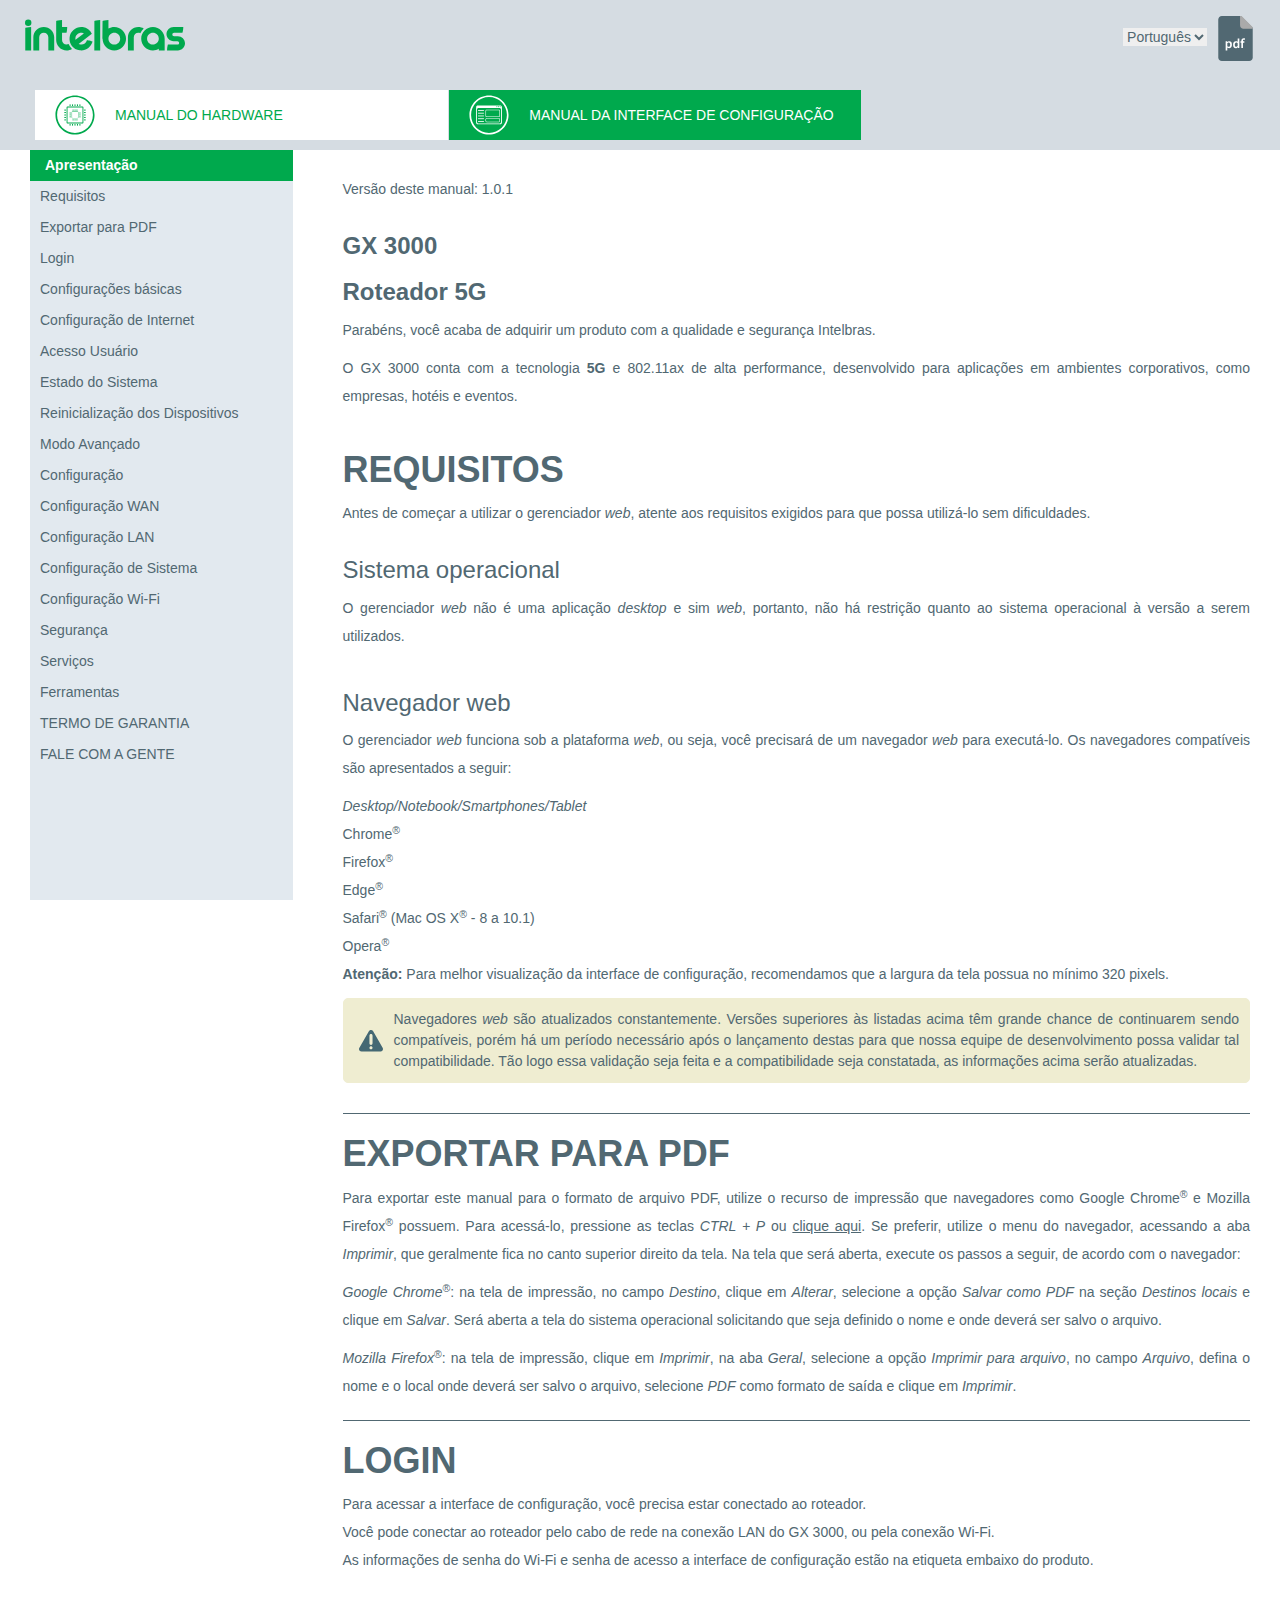
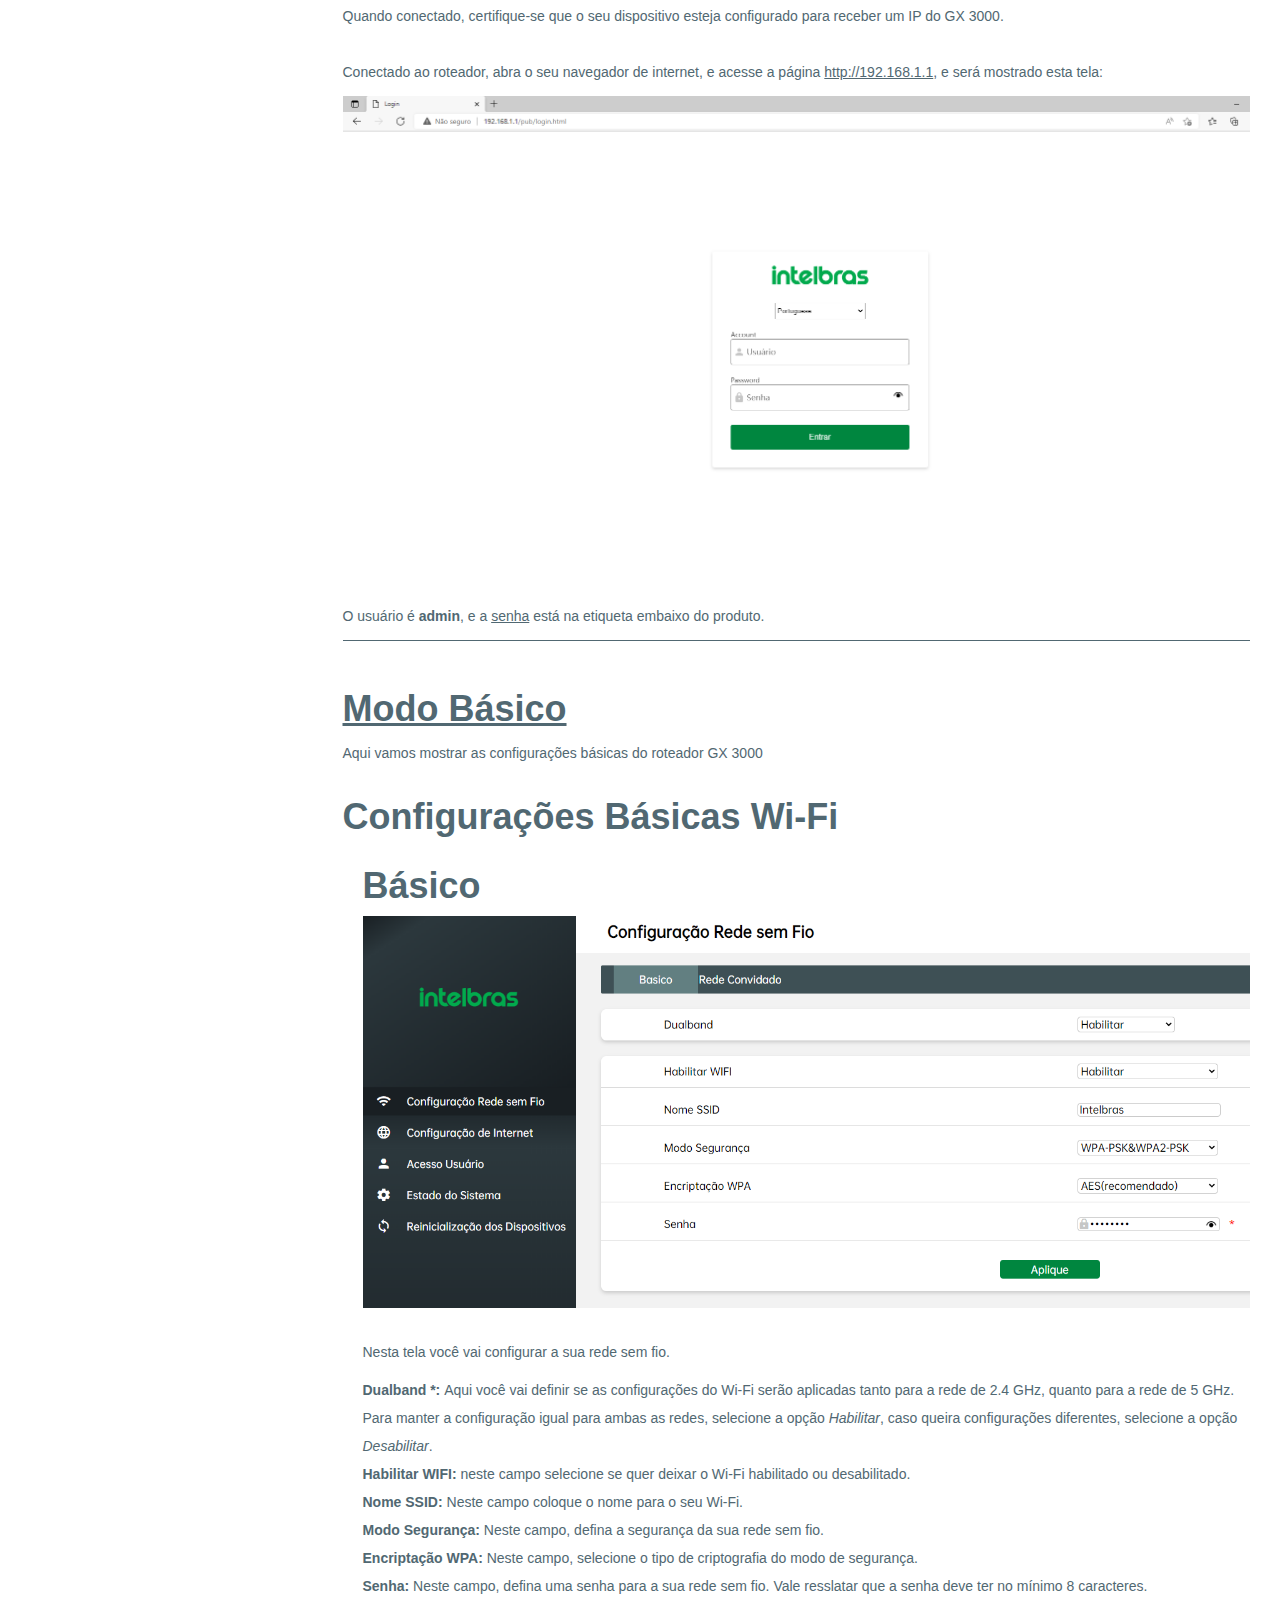
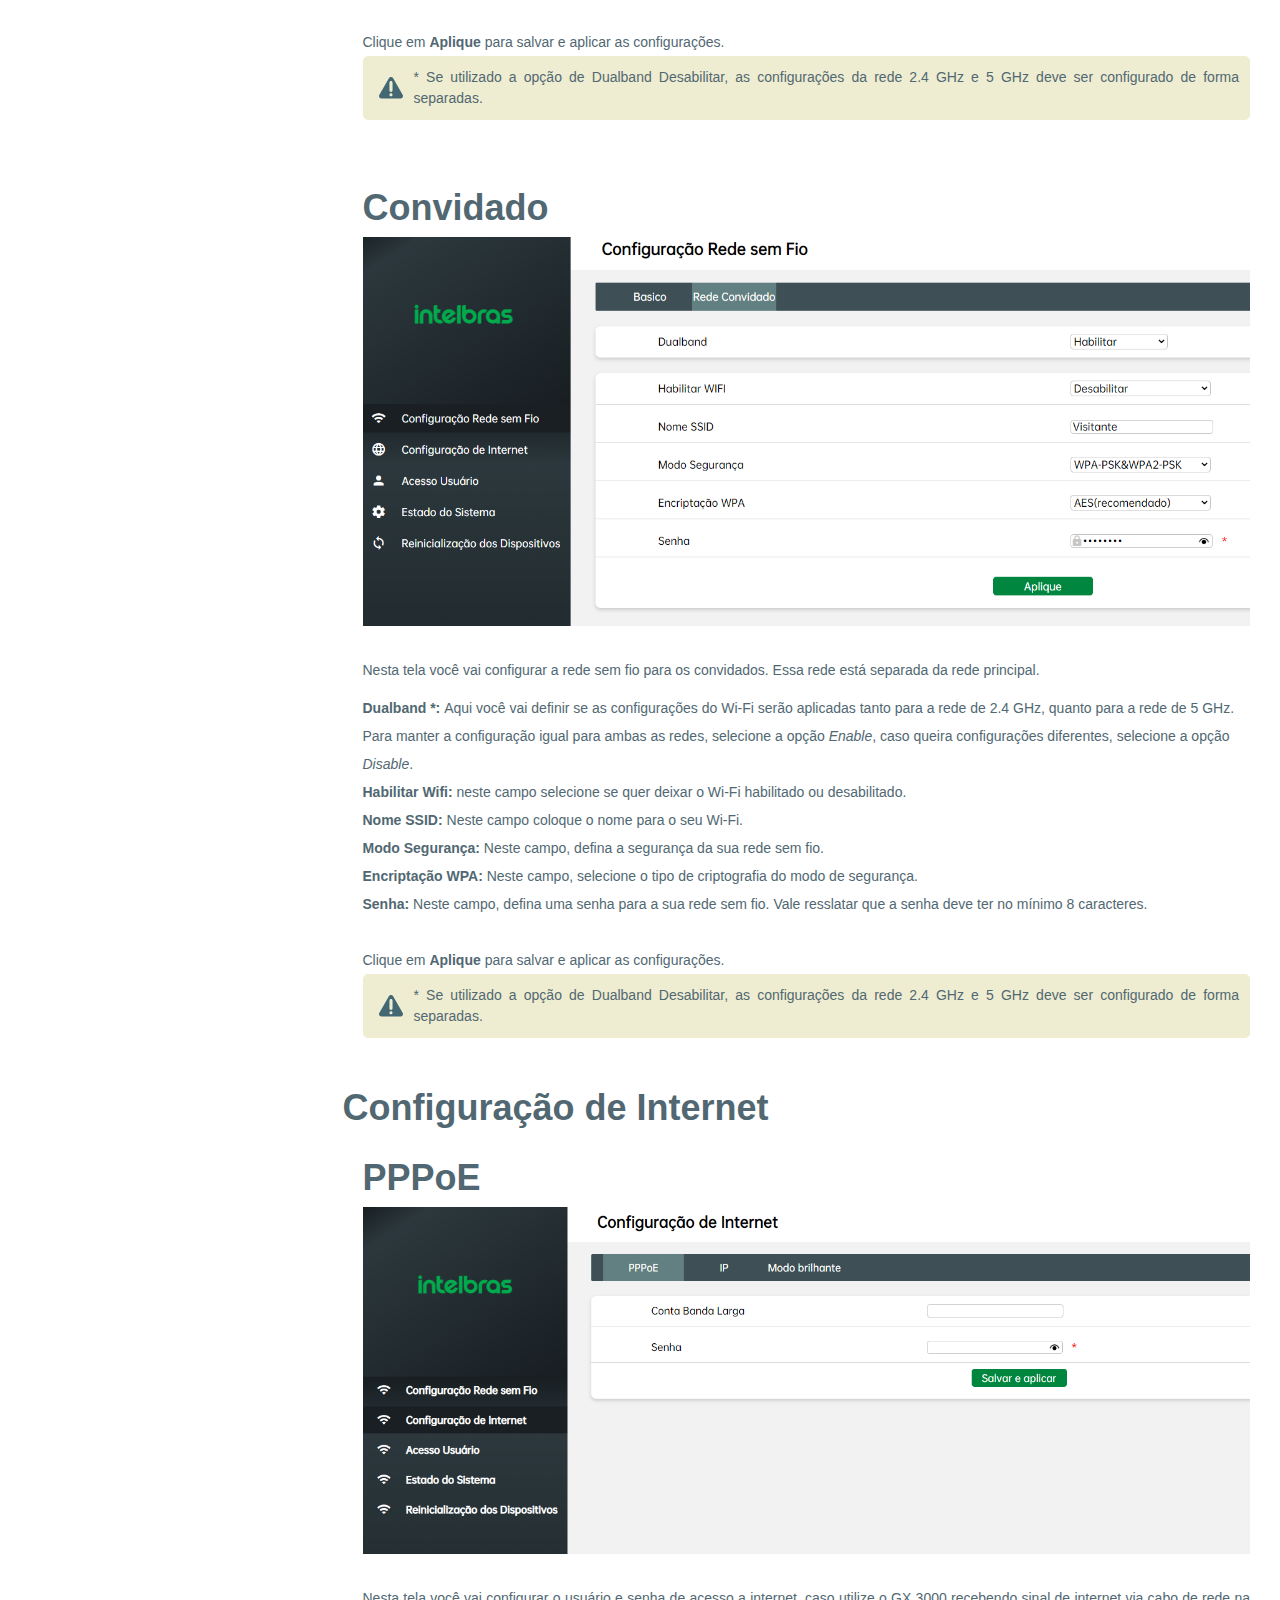
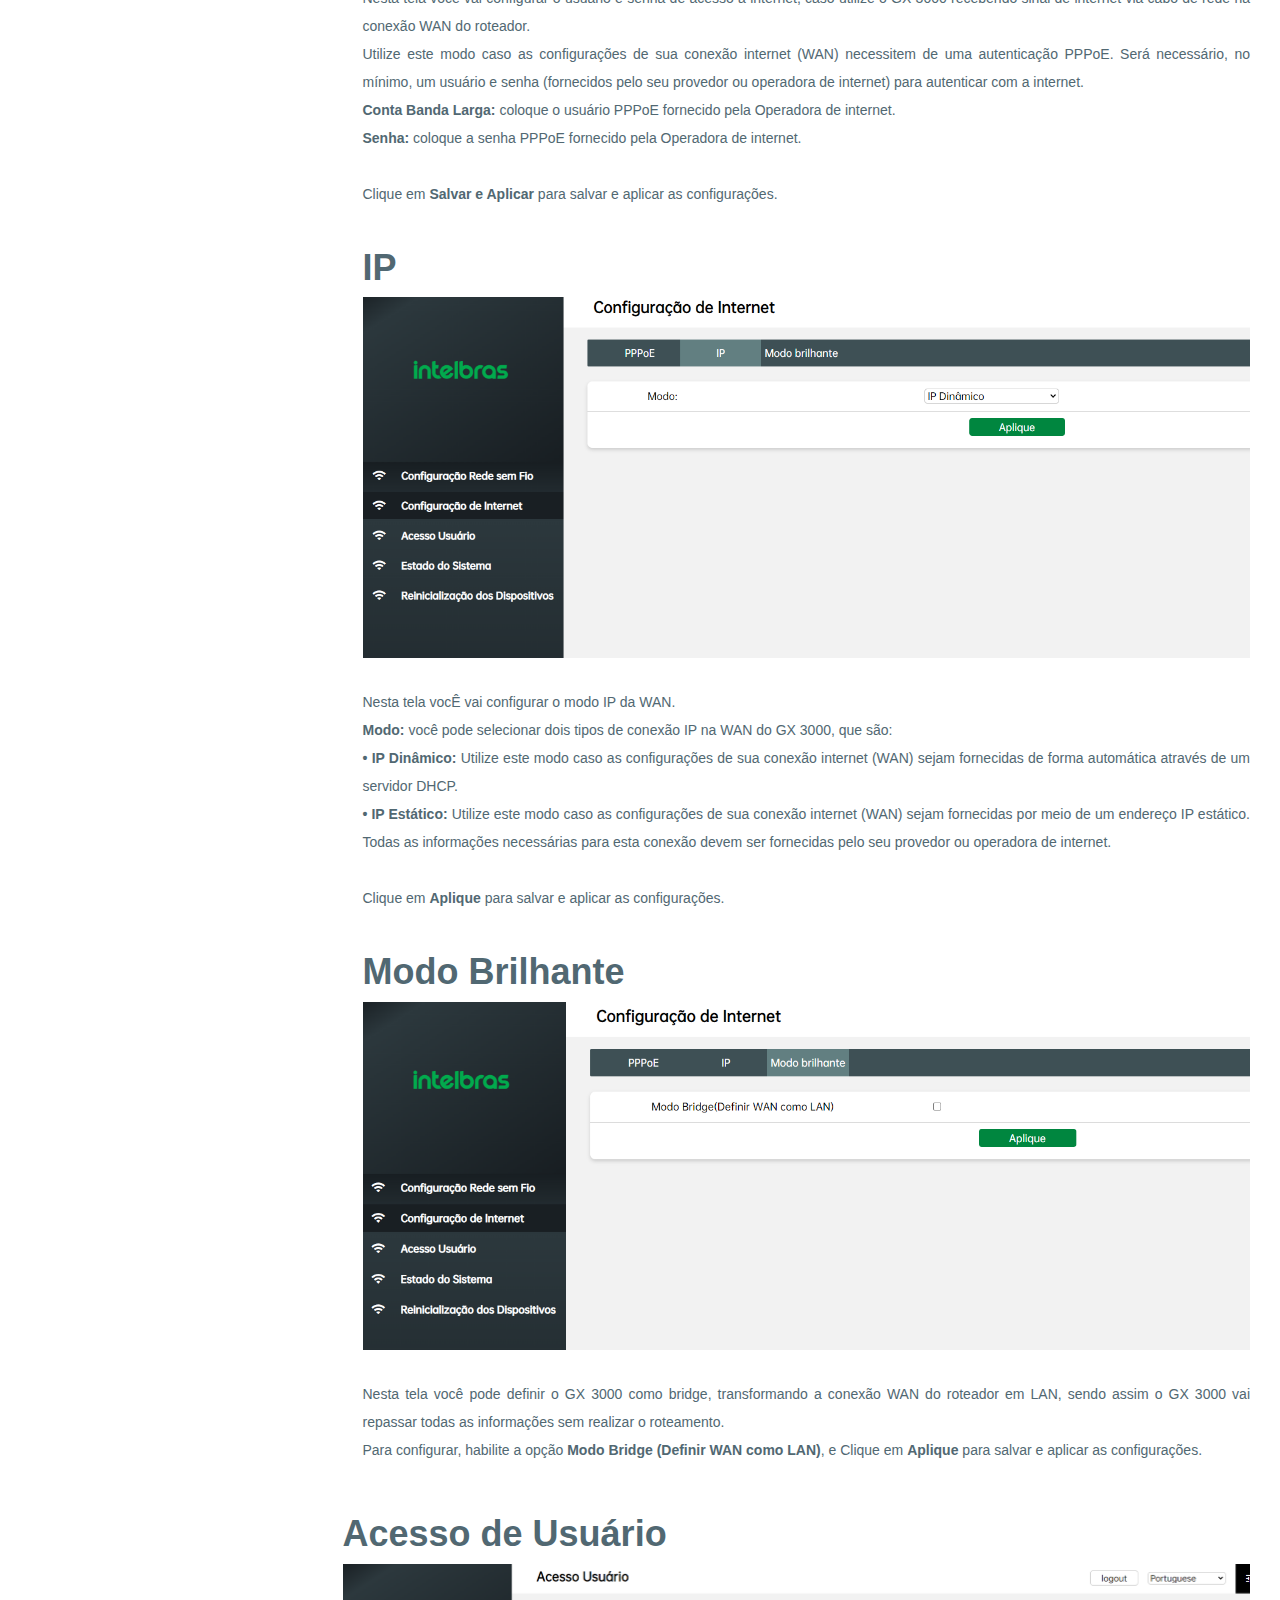
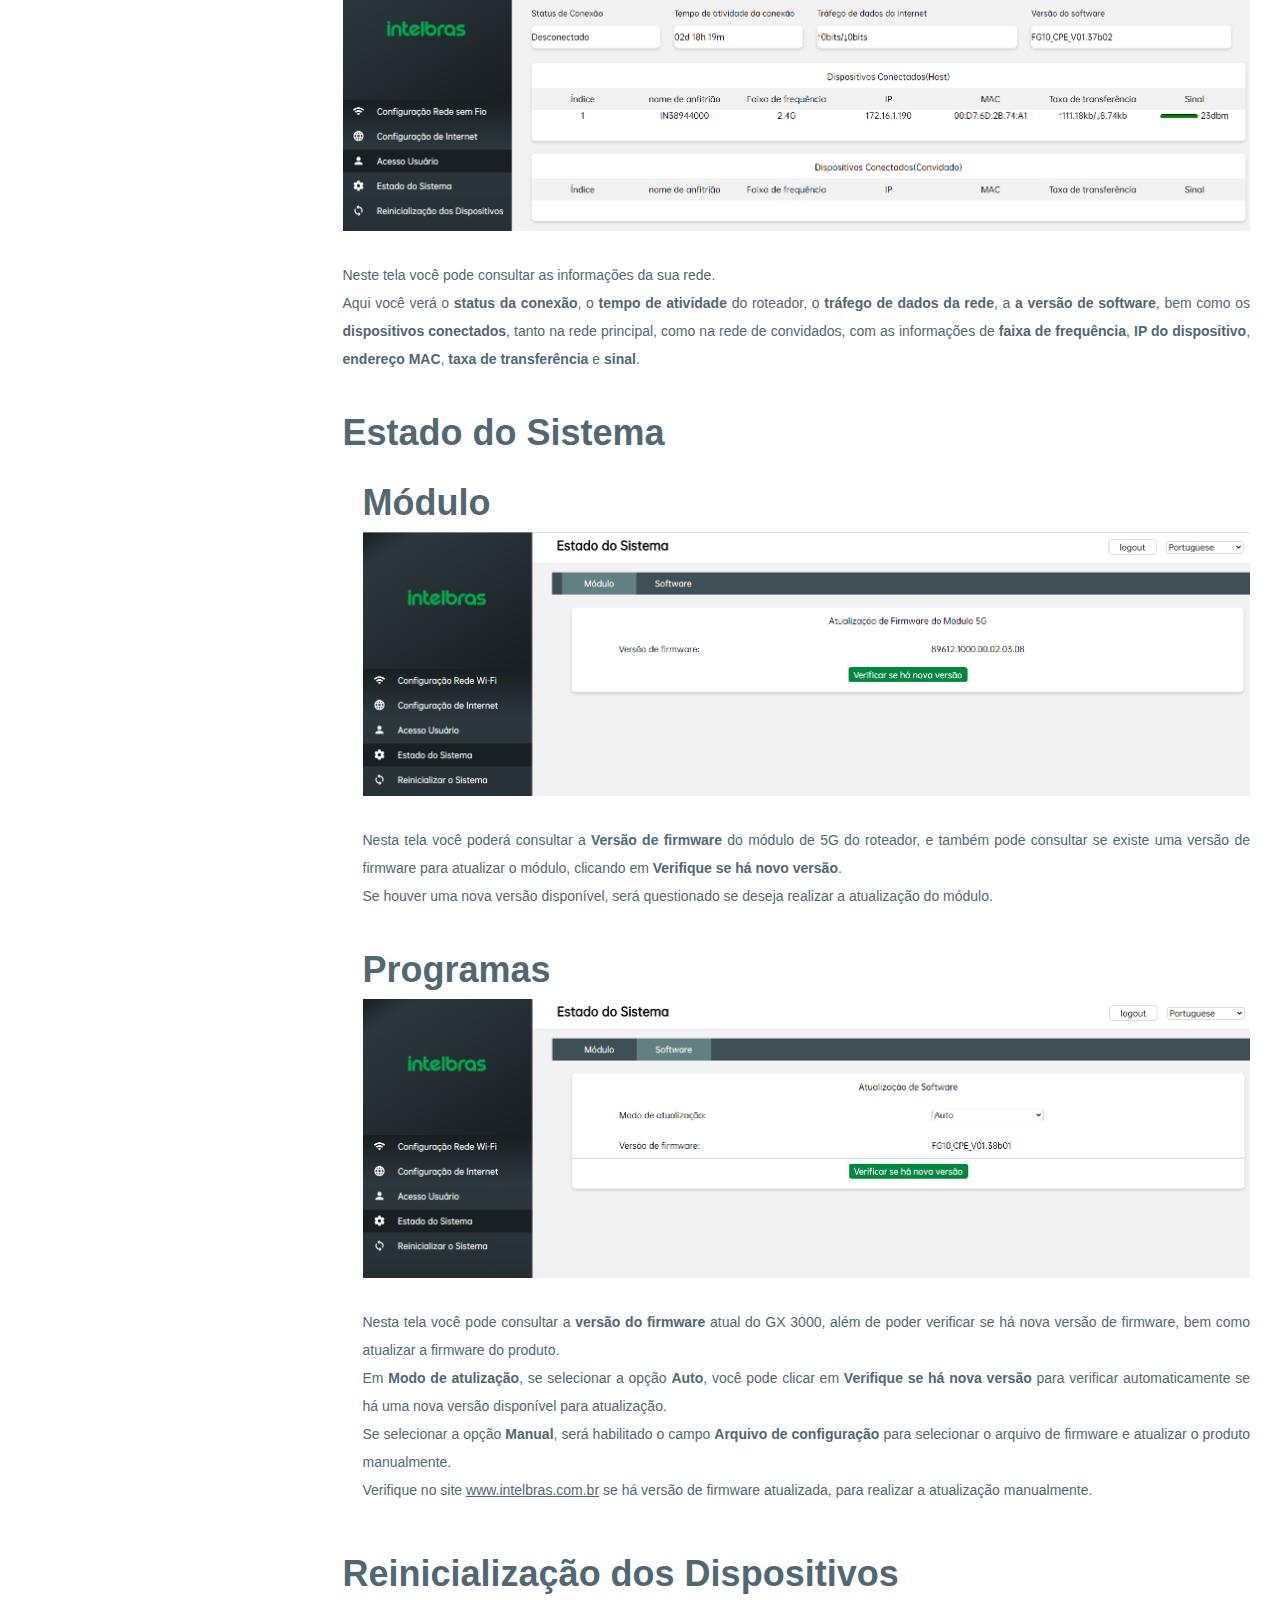
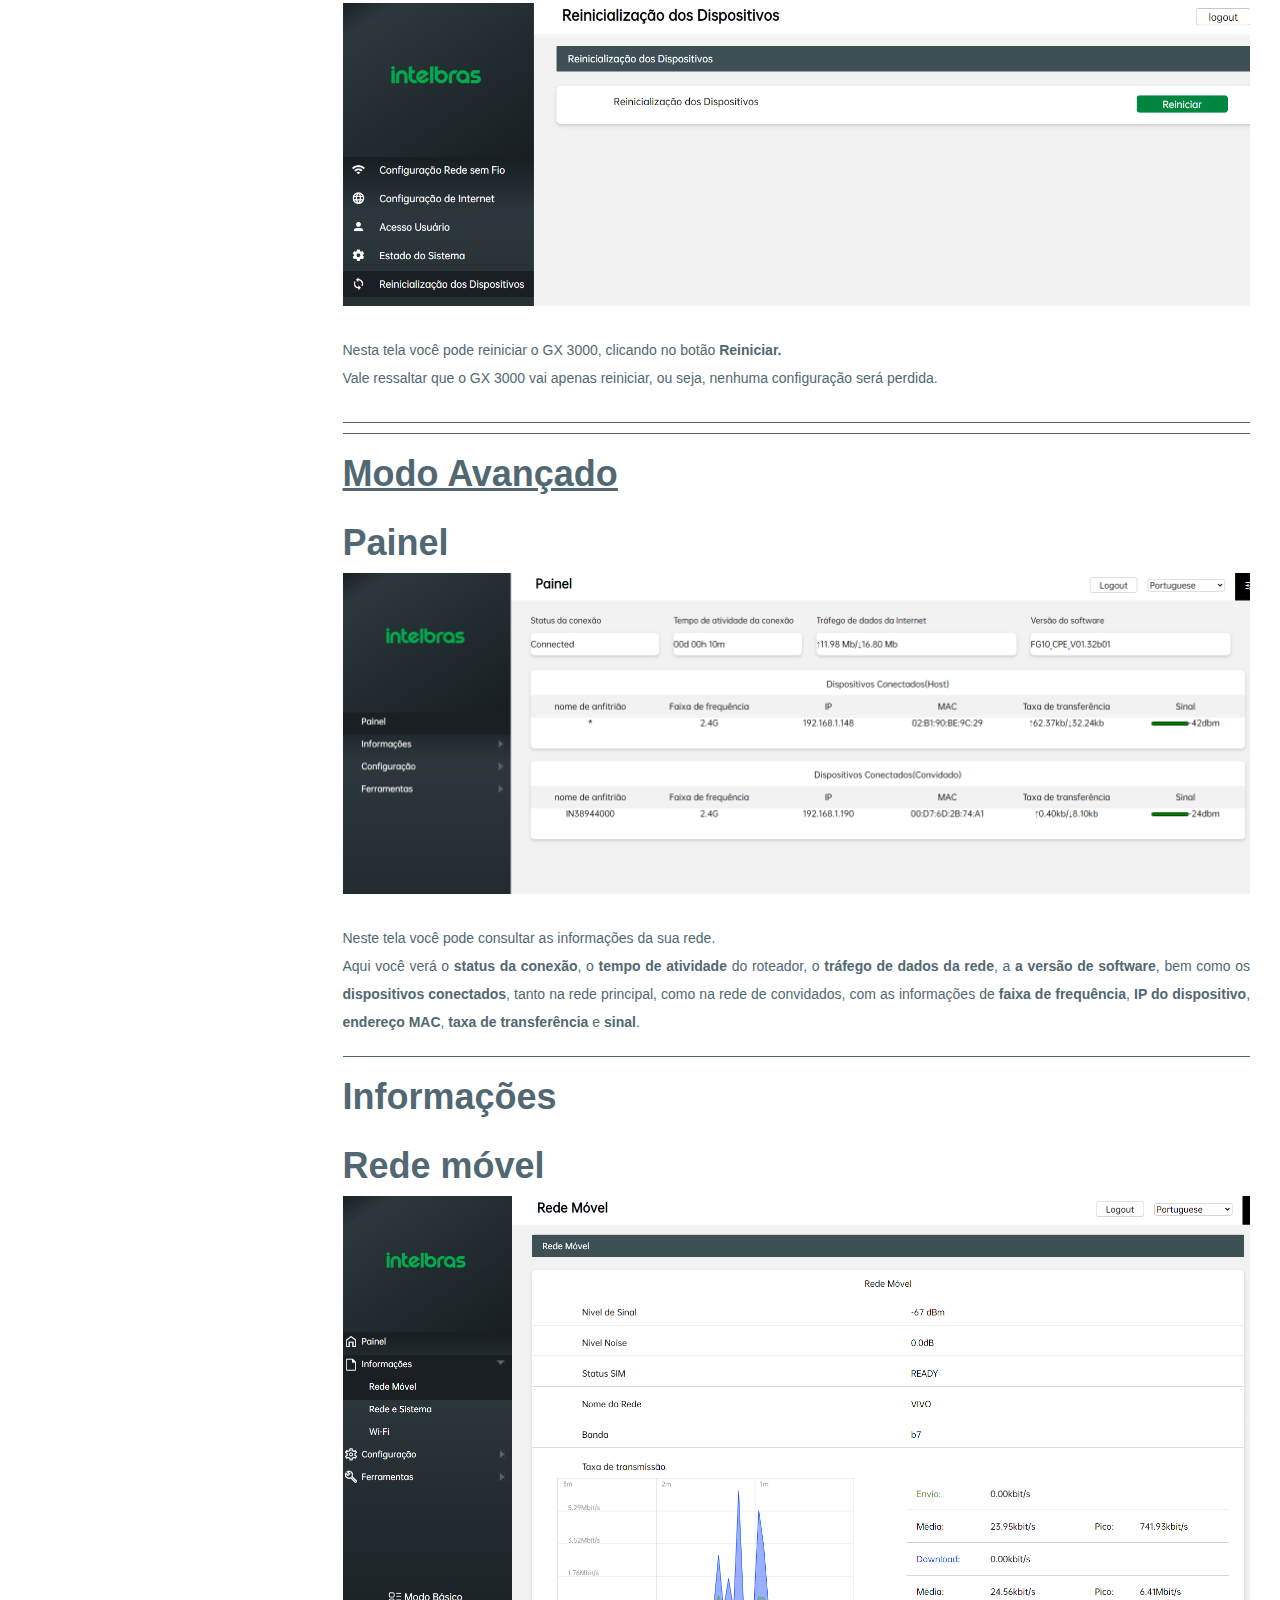
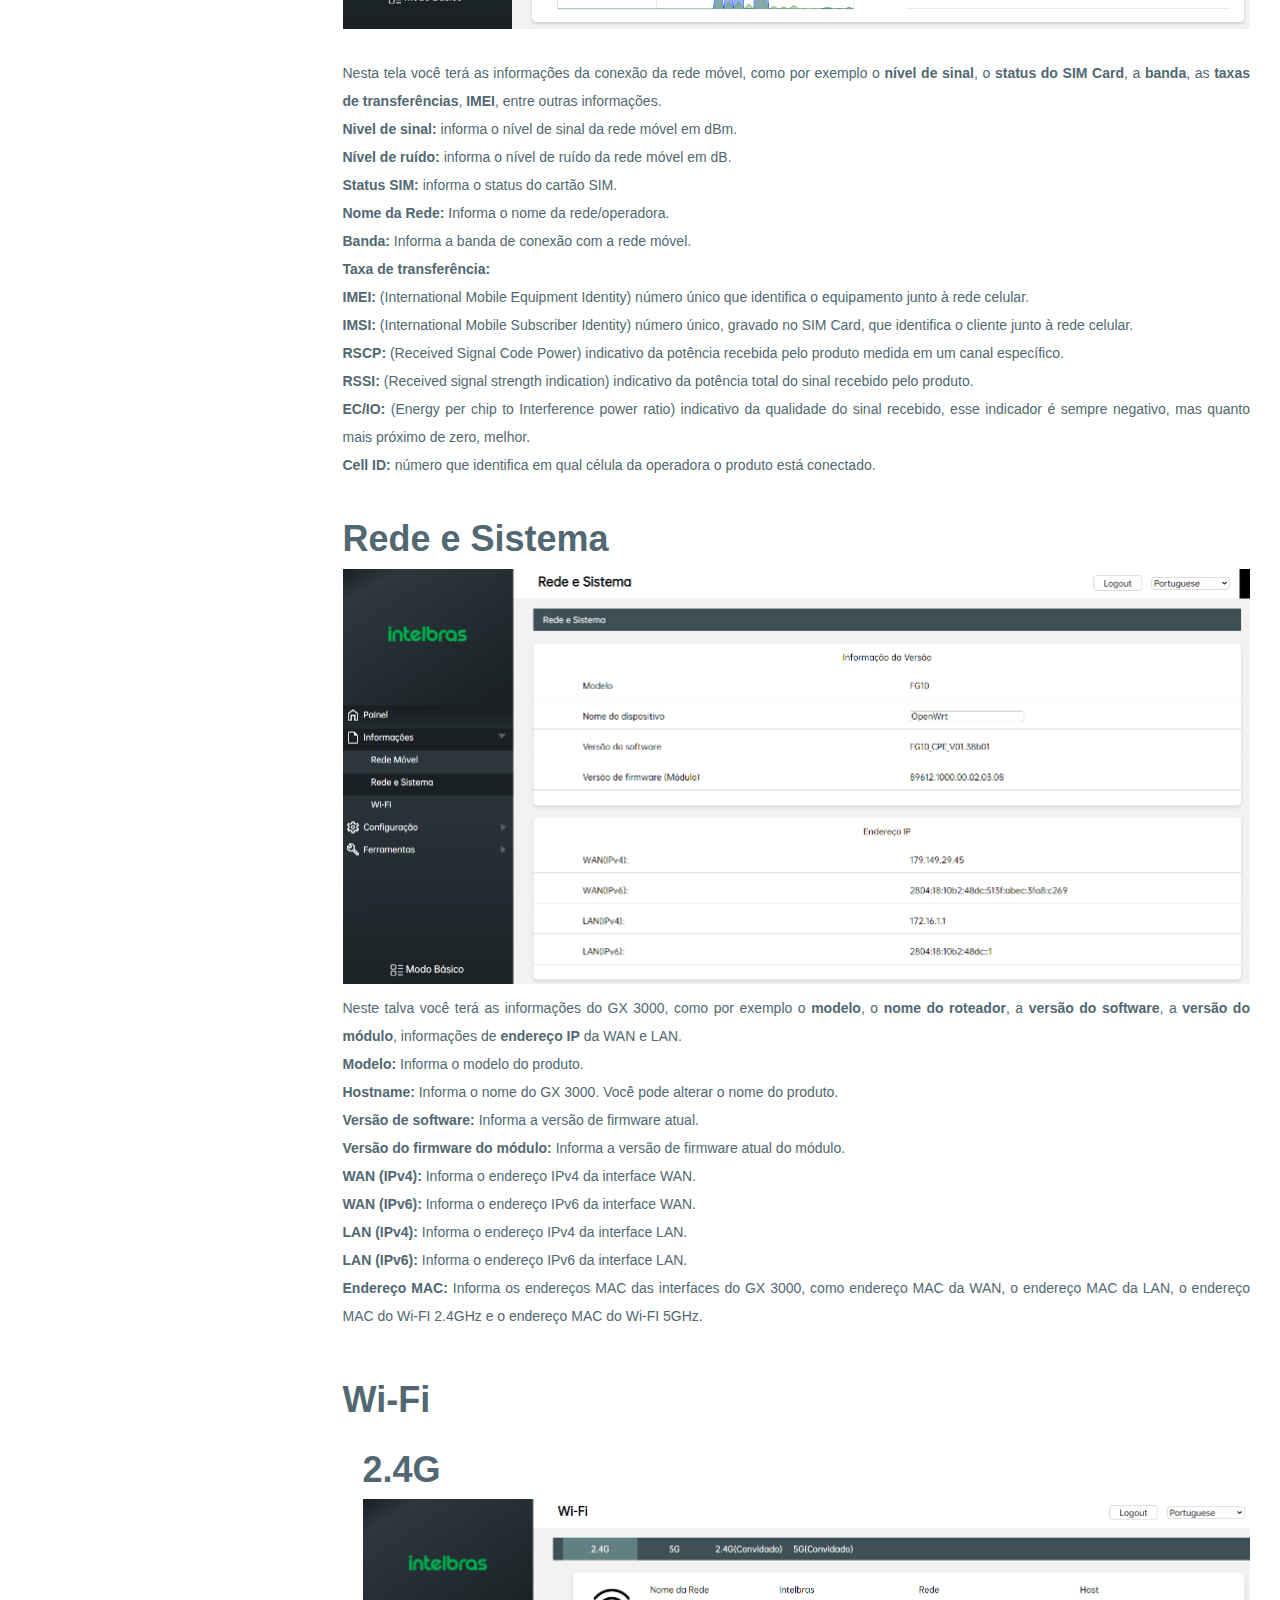
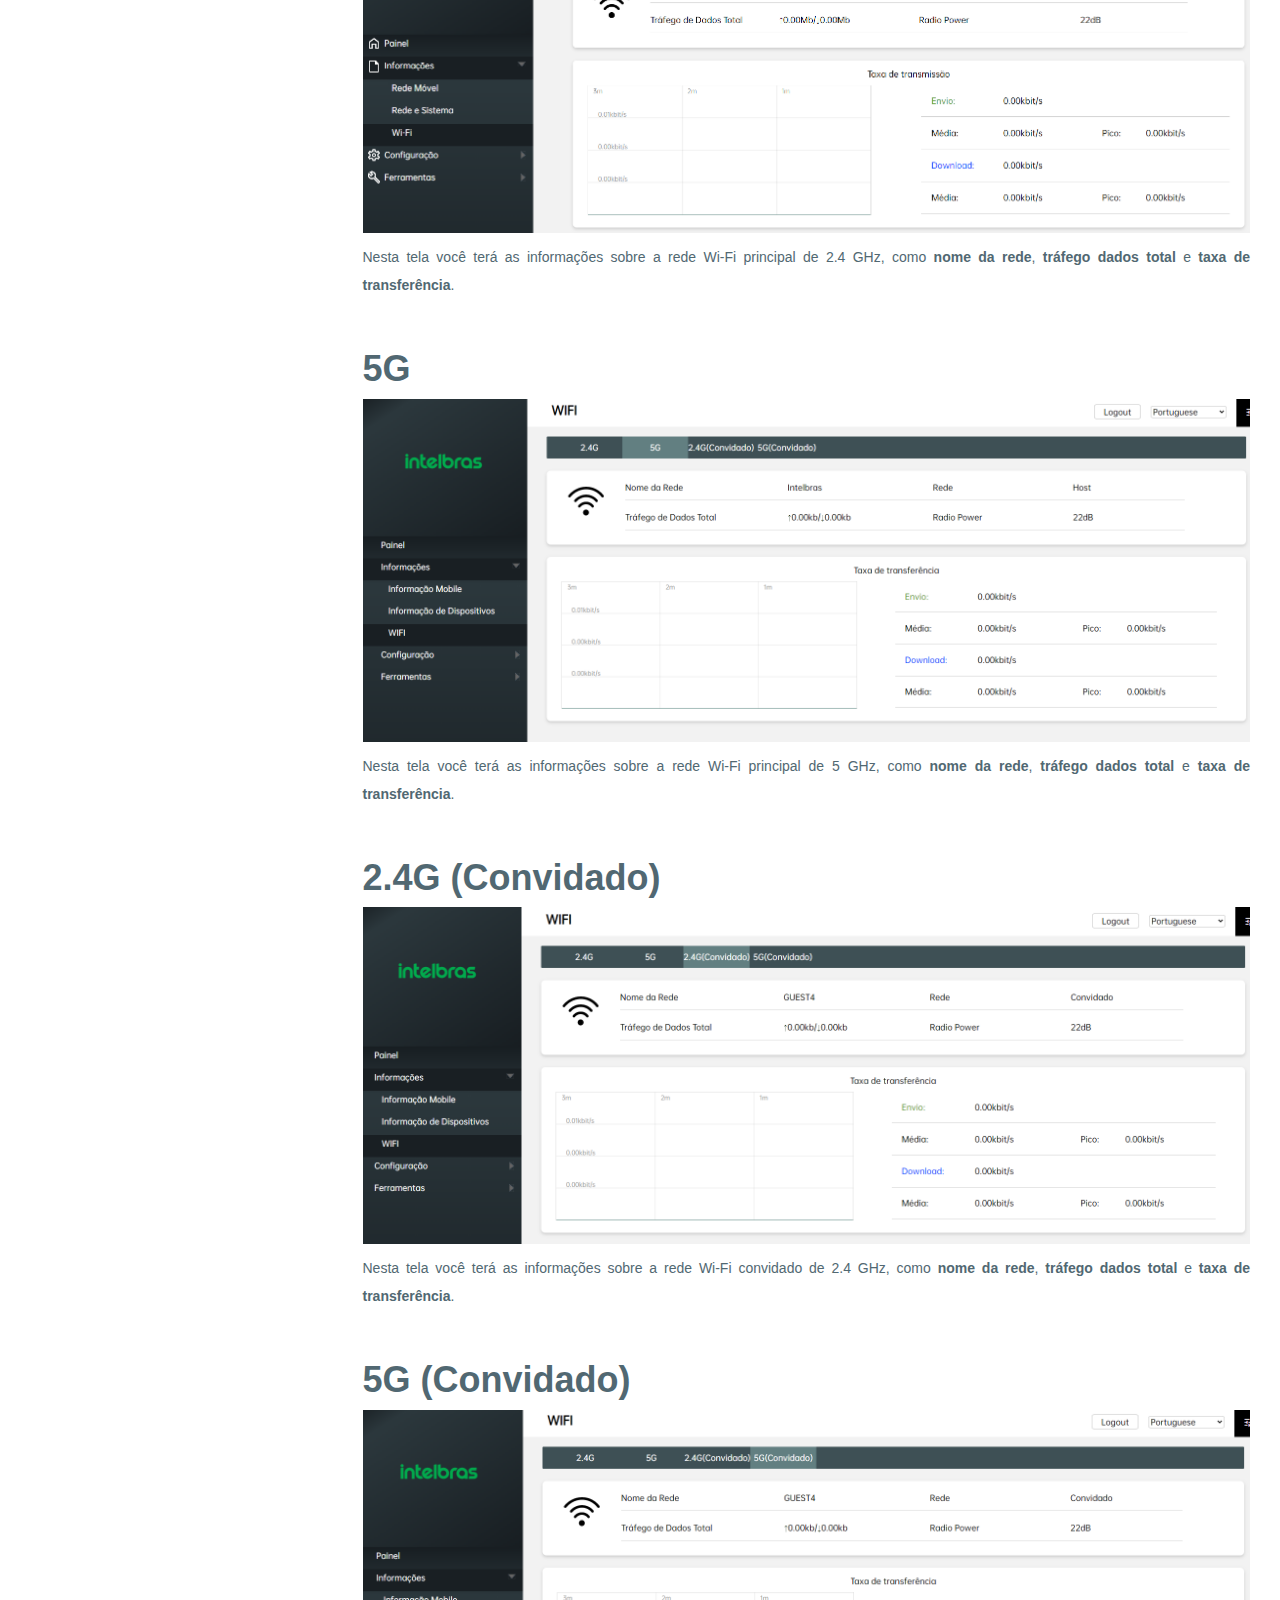
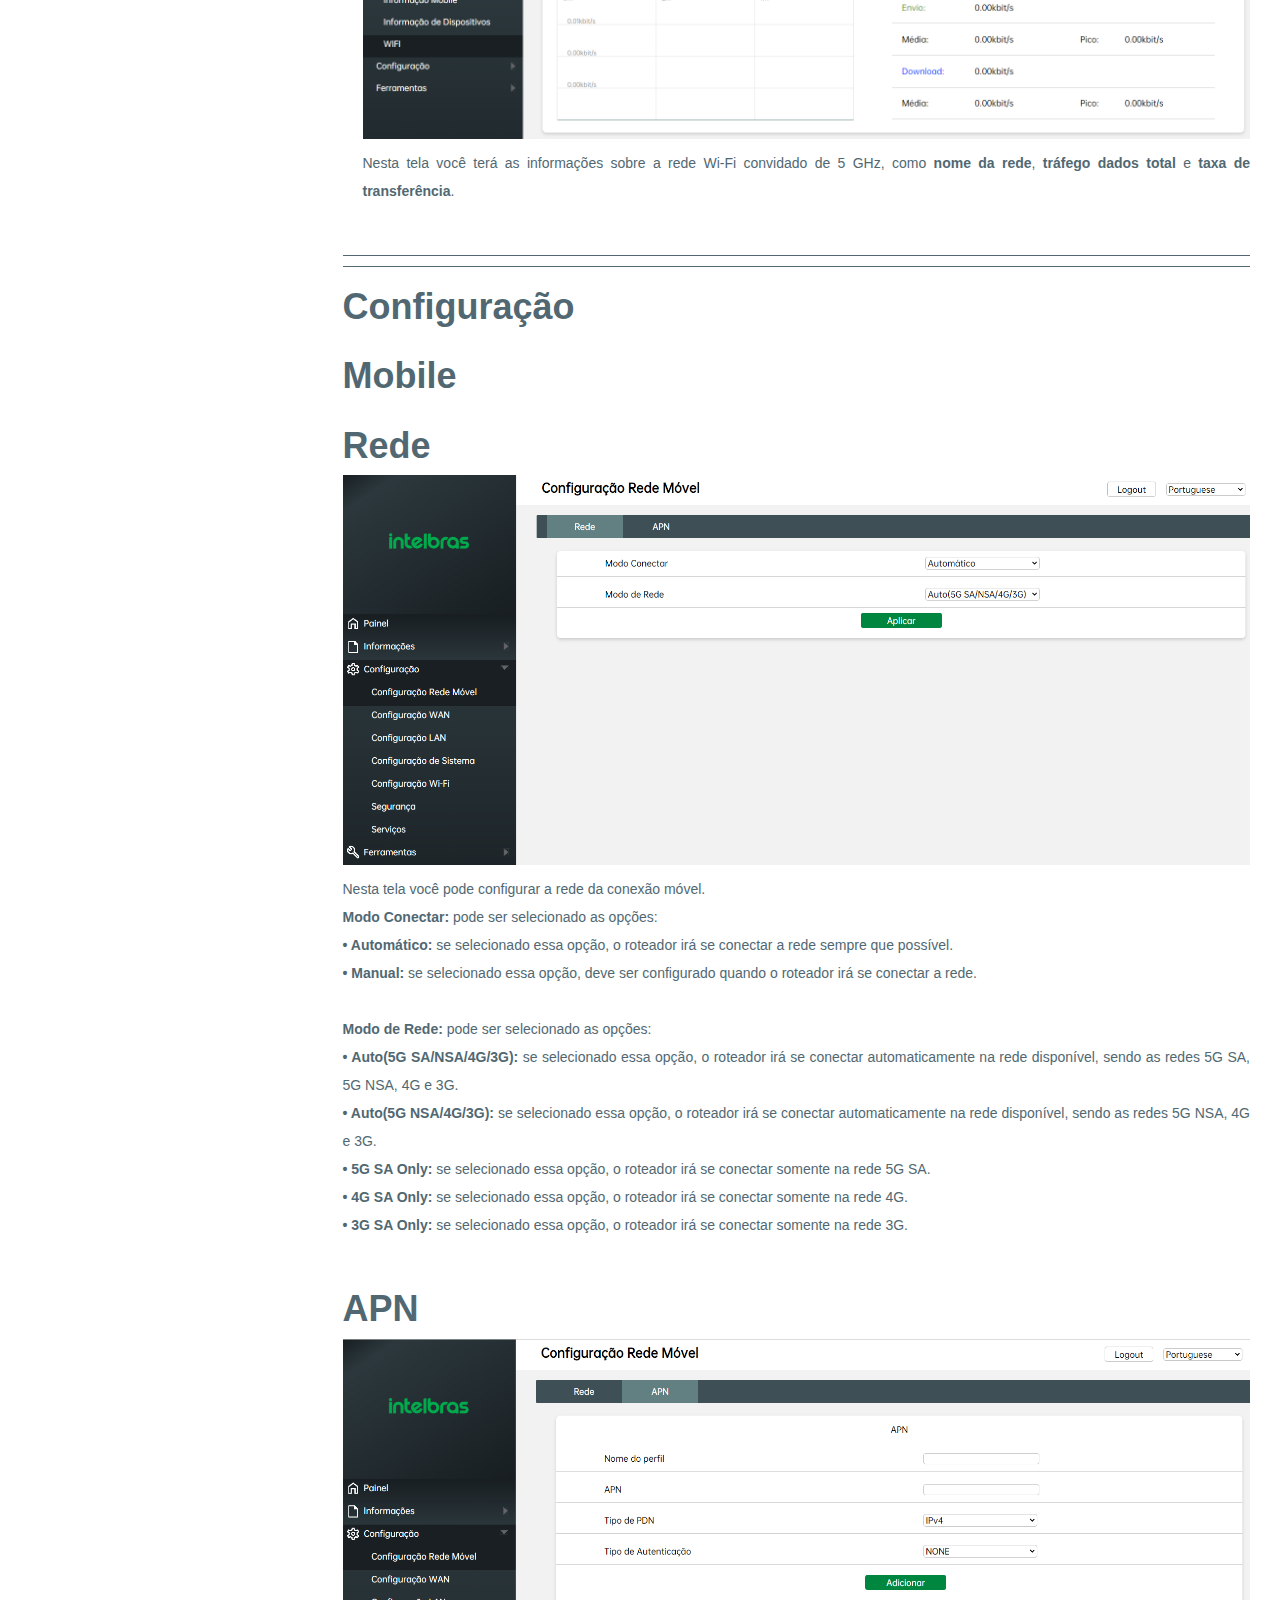
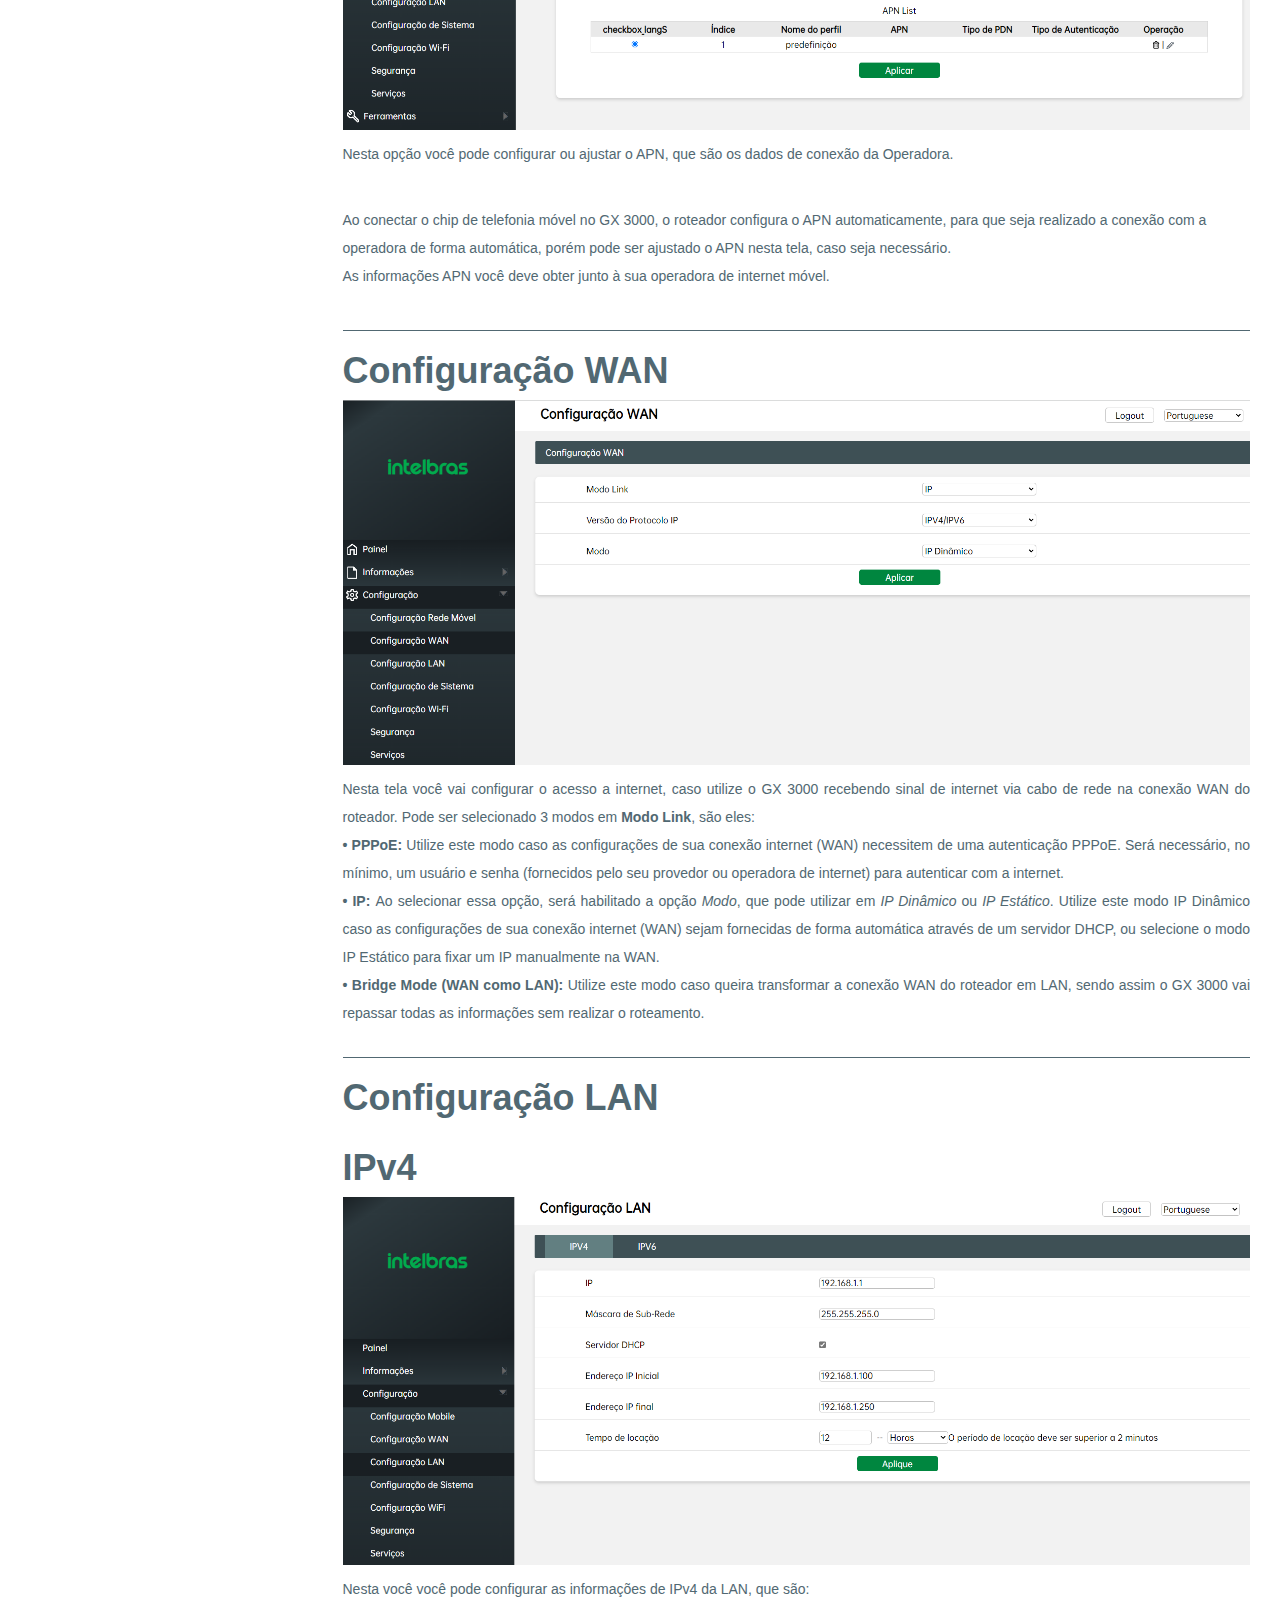
<file: pt-BR/manualGerWeb_pt-BR.html>
<!DOCTYPE html>
<html>
<head>
    <title>GX 3000 | Manual da interface de configuração</title>
    <link href="../res/img/favicon.ico" rel="shortcut icon"/>
    <meta charset="utf-8" />
    <meta content="width=device-width, initial-scale=1.0" name="viewport"/>
    <link href="../res/css/bootstrap.min.css" rel="stylesheet"/>
    <link href="../res/css/manual.css" rel="stylesheet" type="text/css"/>
    <script src="../res/js/jquery.min.js"></script>
    <script src="../res/js/bootstrap.min.js"></script>
    <script src="../res/js/animatescroll.js"></script>
    <script src="../res/js/manual.js"></script>
</head>
<body class="scayt-enabled" data-spy="scroll" data-target=".scrollspy">

    <div class="overlay"></div>

    <div class="header no-print">
        <nav class="nav-header">
            <div class="logo">
                <a href="../home.html">
                    <figure>
                        <img class="nav-img" src="../res/img/intelbras_marca.svg">
                    </figure>
                </a>
            </div>
            <div class="iconMenu">
                <a id="toggleMenu">
                    <img src="../res/img/menu.svg">
                </a>
            </div>
            <div style="float: right; top: 16px; position: relative;">
                <select onchange="location = this.value;">
                    <option value="../pt-BR/manualHardware_pt-BR.html" selected>Português</option>
                    <option value="../es/manualHardware_es.html">Español</option>
                    <!-- <option value="../en/manualHardware_en.html">English</option> -->
                </select>
                <a href="#pdf" class="tooltip-left" data-tooltip="Clique para saber como exportar este manual para o formato PDF.">
                    <img src="../res/img/pdf.svg">
                </a>
            </div>
            <ul style="list-style-type: none;">
                <li id="op1" class="nav-option bg1">
                    <a href="manualHardware_pt-BR.html">
                        <div class="ico-option">
                            <?xml version="1.0" encoding="utf-8"?>
                            <svg version="1.1" id="Camada_1" xmlns="http://www.w3.org/2000/svg" xmlns:xlink="http://www.w3.org/1999/xlink" width="40px" height="40px" x="0px" y="0px" viewBox="0 0 88 88" xml:space="preserve">
                                <g>
                                    <path fill="#00A94D" d="M44,1C20.3,1,1,20.3,1,44c0,23.7,19.3,43,43,43c23.8,0,43-19.3,43-43C87,20.3,67.7,1,44,1z M44,83.4
                                        C22.2,83.4,4.6,65.8,4.6,44C4.6,22.2,22.2,4.6,44,4.6c21.8,0,39.4,17.6,39.4,39.4C83.4,65.8,65.8,83.4,44,83.4z"/>
                                    <path fill="#00A94D" d="M60.5,27.3v33.4H27.5V27.3H60.5 M60.9,25.3H27.1c-0.9,0-1.6,0.7-1.6,1.6v34.3c0,0.9,0.7,1.6,1.6,1.6h33.8
                                        c0.9,0,1.6-0.7,1.6-1.6V26.9C62.5,26,61.8,25.3,60.9,25.3L60.9,25.3z"/>
                                    <path fill="#00A94D" d="M49.8,37.3c0.4,0,0.8,0.4,0.8,0.8v11.5c0,0.4-0.4,0.8-0.8,0.8H38.3c-0.4,0-0.8-0.4-0.8-0.8V38.1
                                        c0-0.4,0.4-0.8,0.8-0.8H49.8 M49.8,36.5H38.3c-0.9,0-1.6,0.7-1.6,1.6v11.5c0,0.9,0.7,1.6,1.6,1.6h11.5c0.9,0,1.6-0.7,1.6-1.6V38.1
                                        C51.4,37.2,50.7,36.5,49.8,36.5L49.8,36.5z"/>
                                    <g>
                                        <g>
                                            <rect x="32.1" y="63.8" fill="#00A94D" width="2.2" height="3.6"/>
                                        </g>
                                        <g>
                                            <rect x="37.5" y="63.8" fill="#00A94D" width="2.2" height="3.6"/>
                                        </g>
                                        <g>
                                            <rect x="42.9" y="63.8" fill="#00A94D" width="2.2" height="3.6"/>
                                        </g>
                                        <g>
                                            <rect x="48.3" y="63.8" fill="#00A94D" width="2.2" height="3.6"/>
                                        </g>
                                        <g>
                                            <rect x="53.7" y="63.8" fill="#00A94D" width="2.2" height="3.6"/>
                                        </g>
                                    </g>
                                    <g>
                                        <g>
                                            <rect x="32.1" y="20.6" fill="#00A94D" width="2.2" height="3.6"/>
                                        </g>
                                        <g>
                                            <rect x="37.5" y="20.6" fill="#00A94D" width="2.2" height="3.6"/>
                                        </g>
                                        <g>
                                            <rect x="42.9" y="20.6" fill="#00A94D" width="2.2" height="3.6"/>
                                        </g>
                                        <g>
                                            <rect x="48.3" y="20.6" fill="#00A94D" width="2.2" height="3.6"/>
                                        </g>
                                        <g>
                                            <rect x="53.7" y="20.6" fill="#00A94D" width="2.2" height="3.6"/>
                                        </g>
                                    </g>
                                    <g>
                                        <g>
                                            <rect x="20.5" y="32.1" fill="#00A94D" width="3.6" height="2.2"/>
                                        </g>
                                        <g>
                                            <rect x="20.5" y="37.5" fill="#00A94D" width="3.6" height="2.2"/>
                                        </g>
                                        <g>
                                            <rect x="20.5" y="42.9" fill="#00A94D" width="3.6" height="2.2"/>
                                        </g>
                                        <g>
                                            <rect x="20.5" y="48.3" fill="#00A94D" width="3.6" height="2.2"/>
                                        </g>
                                        <g>
                                            <rect x="20.5" y="53.7" fill="#00A94D" width="3.6" height="2.2"/>
                                        </g>
                                    </g>
                                    <g>
                                        <g>
                                            <rect x="63.9" y="32.1" fill="#00A94D" width="3.6" height="2.2"/>
                                        </g>
                                        <g>
                                            <rect x="63.9" y="37.5" fill="#00A94D" width="3.6" height="2.2"/>
                                        </g>
                                        <g>
                                            <rect x="63.9" y="42.9" fill="#00A94D" width="3.6" height="2.2"/>
                                        </g>
                                        <g>
                                            <rect x="63.9" y="48.3" fill="#00A94D" width="3.6" height="2.2"/>
                                        </g>
                                        <g>
                                            <rect x="63.9" y="53.7" fill="#00A94D" width="3.6" height="2.2"/>
                                        </g>
                                    </g>
                                    <g>
                                        <g>
                                            <rect x="53.7" y="38.5" fill="#00A94D" width="2.3" height="2.2"/>
                                        </g>
                                        <g>
                                            <rect x="53.7" y="42.7" fill="#00A94D" width="2.3" height="2.2"/>
                                        </g>
                                        <g>
                                            <rect x="53.7" y="47" fill="#00A94D" width="2.3" height="2.2"/>
                                        </g>
                                    </g>
                                    <g>
                                        <g>
                                            <rect x="32.2" y="38.5" fill="#00A94D" width="2.3" height="2.2"/>
                                        </g>
                                        <g>
                                            <rect x="32.2" y="42.7" fill="#00A94D" width="2.3" height="2.2"/>
                                        </g>
                                        <g>
                                            <rect x="32.2" y="47" fill="#00A94D" width="2.3" height="2.2"/>
                                        </g>
                                    </g>
                                    <g>
                                        <g>
                                            <rect x="47.2" y="53.6" fill="#00A94D" width="2.2" height="2.3"/>
                                        </g>
                                        <g>
                                            <rect x="43" y="53.6" fill="#00A94D" width="2.2" height="2.3"/>
                                        </g>
                                        <g>
                                            <rect x="38.7" y="53.6" fill="#00A94D" width="2.2" height="2.3"/>
                                        </g>
                                    </g>
                                    <g>
                                        <g>
                                            <rect x="47.2" y="32.1" fill="#00A94D" width="2.2" height="2.3"/>
                                        </g>
                                        <g>
                                            <rect x="43" y="32.1" fill="#00A94D" width="2.2" height="2.3"/>
                                        </g>
                                        <g>
                                            <rect x="38.7" y="32.1" fill="#00A94D" width="2.2" height="2.3"/>
                                        </g>
                                    </g>
                                </g>
                            </svg>
                        </div>
                        <span class="title-option">
                            Manual do hardware
                        </span>
                        <span class="title-option m">
                            Hardware
                        </span>
                    </a>
                </li>

                <li id="op2" class="nav-option bg2">
                    <a href="manualGerWeb_pt-BR.html">
                        <div class="ico-option">
                            <?xml version="1.0" encoding="utf-8"?>
                            <!-- Generator: Adobe Illustrator 21.1.0, SVG Export Plug-In . SVG Version: 6.00 Build 0)  -->
                            <svg version="1.1" id="Camada_1" xmlns="http://www.w3.org/2000/svg" xmlns:xlink="http://www.w3.org/1999/xlink" width="40px" height="40px" x="0px" y="0px"
                                 viewBox="0 0 88 88" style="enable-background:new 0 0 88 88;" xml:space="preserve">
                                <g>
                                    <path fill="#00A94D" d="M44,1C20.3,1,1,20.3,1,44c0,23.7,19.3,43,43,43c23.8,0,43-19.3,43-43C87,20.3,67.7,1,44,1z M44,83.4
                                        C22.2,83.4,4.6,65.8,4.6,44C4.6,22.2,22.2,4.6,44,4.6c21.8,0,39.4,17.6,39.4,39.4C83.4,65.8,65.8,83.4,44,83.4z"/>
                                    <path fill="#00A94D" d="M68.9,23.3H19.1c-1.9,0-3.4,1.5-3.4,3.4v34.5c0,1.9,1.5,3.4,3.4,3.4h49.9c1.9,0,3.4-1.5,3.4-3.4V26.7
                                        C72.4,24.8,70.8,23.3,68.9,23.3z M68.5,25c0.5,0,1,0.4,1,1c0,0.5-0.4,1-1,1c-0.5,0-1-0.4-1-1C67.6,25.4,68,25,68.5,25z M65,25
                                        c0.5,0,1,0.4,1,1c0,0.5-0.4,1-1,1c-0.5,0-1-0.4-1-1C64,25.4,64.4,25,65,25z M61.4,25c0.5,0,1,0.4,1,1c0,0.5-0.4,1-1,1
                                        c-0.5,0-1-0.4-1-1C60.4,25.4,60.9,25,61.4,25z M70.5,59.4c0,1.8-1.5,3.3-3.4,3.3H21c-1.9,0-3.4-1.5-3.4-3.3V31.8
                                        c0-1.8,1.5-3.3,3.4-3.3H67c1.9,0,3.4,1.5,3.4,3.3V59.4z"/>
                                    <g>
                                        <g>
                                            <path fill="#00A94D" d="M65.8,59.8H38.7c-1.3,0-2.4-1.1-2.4-2.4v-3.9c0-1.3,1.1-2.4,2.4-2.4h27.1c1.3,0,2.4,1.1,2.4,2.4v3.9
                                                C68.2,58.7,67.1,59.8,65.8,59.8z M38.7,52.3c-0.6,0-1.2,0.5-1.2,1.2v3.9c0,0.6,0.5,1.2,1.2,1.2h27.1c0.6,0,1.2-0.5,1.2-1.2v-3.9
                                                c0-0.6-0.5-1.2-1.2-1.2H38.7z"/>
                                        </g>
                                        <g>
                                            <path fill="#00A94D" d="M65.8,48.6H38.7c-1.3,0-2.4-1.1-2.4-2.4V34.8c0-1.3,1.1-2.4,2.4-2.4h27.1c1.3,0,2.4,1.1,2.4,2.4v11.4
                                                C68.2,47.5,67.1,48.6,65.8,48.6z M38.7,33.6c-0.6,0-1.2,0.5-1.2,1.2v11.4c0,0.6,0.5,1.2,1.2,1.2h27.1c0.6,0,1.2-0.5,1.2-1.2V34.8
                                                c0-0.6-0.5-1.2-1.2-1.2H38.7z"/>
                                        </g>
                                        <g>
                                            <rect x="19.9" y="33" fill="#00A94D" width="12.9" height="1.8"/>
                                        </g>
                                        <g>
                                            <rect x="19.9" y="39.1" fill="#00A94D" width="12.9" height="1.8"/>
                                        </g>
                                        <g>
                                            <rect x="19.9" y="51.3" fill="#00A94D" width="12.9" height="1.8"/>
                                        </g>
                                        <g>
                                            <rect x="19.9" y="45.2" fill="#00A94D" width="12.9" height="1.8"/>
                                        </g>
                                        <g>
                                            <rect x="19.9" y="57.3" fill="#00A94D" width="12.9" height="1.8"/>
                                        </g>
                                    </g>
                                </g>
                            </svg>
                        </div>
                        <span class="title-option">
                            Manual da interface de configuração
                        </span>
                        <span class="title-option m">
                            Interface de configuração
                        </span>
                    </a>
                </li>

                
            </ul>
        </nav>
    </div>

    <div class="container" style="max-width: 1280px">
        <div class="row">
            <div class="col-md-3 scrollspy" style="top: 150px">
                <ul class="nav hidden-xs hidden-sm" data-spy="affix" id="nav" style="top: 150px;">
                <li><a href="#apresentacao">Apresentação</a></li>
                <li><a href="#requisitos">Requisitos</a></li>
                <li><a href="#pdf">Exportar para PDF</a></li>
                <li><a href="#login">Login</a></li>
                <li><a href="#ConfBas">Configurações básicas</a>
                <ul class="nav">
                    <li><a href="#ConfBasWifi">Configurações de Rede sem Fio</a>
                        <ul class="nav">
                            <li><a href="#ConfBasWifiBas">Básico</a></li>
                            <li><a href="#ConfBasWifiConv">Rede convidado</a></li>
                            </li>
                            </ul>
                            </ul>
					<li><a href="#ConfBasInter">Configuração de Internet</a>
					<ul class="nav">    
						<li><a href="#ConfBasInterPPPoE">PPPoE</a></li>
						<li><a href="#ConfBasInterIP">IP</a></li>
						<li><a href="#ConfBasEasy">Modo Brilhante</a></li>
						</li>
						</ul>
					<li><a href="#AcessoUsuario">Acesso Usuário</a></li>
					<li><a href="#EstadoSistema">Estado do Sistema</a>
					<ul class="nav">
						<li><a href="#Moudle">Módulo</a></li>
						<li><a href="#Software">Software</a></li>
						</li>
						</ul>
					<li><a href="#Reinicialização">Reinicialização dos Dispositivos</a></li>	
				</li>
				<li><a href="#ModoAvançado">Modo Avançado</a>
                    <ul class="nav">
                        <li><a href="#PaginaPrincipal">Página Principal</a></li>
                        <li><a href="#Informaçoes">Informações</a>
                        <ul class="nav">    
                            <li><a href="#InfoMobile">Informação Mobile</a></li>
                            <li><a href="#InfoDispositivos">Informações de Dispositivos</a></li>
                            <li><a href="#WiFi">Wi-Fi</a>
                                <ul class="nav">
                                <li><a href="#Wifi24">2.4G</a></li>
                                <li><a href="#Wifi5">5G</a></li>
                                <li><a href="#Wifi24Conv">2.4G Convidado</a></li>
                                <li><a href="#Wifi5Conv">5G Convidado</a></li>
                            </li>
                            </li>
                            </ul>
                            </ul>
                            </ul>
                        <li><a href="#Configuracao">Configuração</a></li>
					<ul class="nav">  
						<li><a href="#ConfigMobile">Configuração Mobile</a>
							<ul class="nav">
							<li><a href="#ConfigRede">Rede</a></li>
							<li><a href="#ConfigAPN">APN</a></li>
							</li>
							</ul>
							</ul>
						<li><a href="#ConfigWAN">Configuração WAN</a></li>
						<li><a href="#ConfigLAN">Configuração LAN</a>
							<ul class="nav">
							<li><a href="#ConfigIPv4">IPv4</a></li>
							<li><a href="#ConfigIPv6">IPv6</a></li>
							</li>
							</ul>
						<li><a href="#ConfigSistema">Configuração de Sistema</a>
							<ul class="nav">
							<li><a href="#ConfigSenha">Senha</a></li>
							<li><a href="#ConfigPIN">PIN</a></li>
							<li><a href="#ConfigRestaurar">Restaurar</a></li>
							<li><a href="#ConfigUpdate">Update</a></li>
							<li><a href="#ConfigLED">LED</a></li>
                            <li><a href="#RemoteCode">Código Remoto</a></li>
                            <li><a href="#Backup">Backup</a></li>
							</li>
							</ul>
						<li><a href="#ConfigWifi">Configuração Wi-Fi</a>
							<ul class="nav">
							<li><a href="#ConfigWifibasic">Básico</a></li>
							<li><a href="#ConfigWifiavan">Configuração avançada</a></li>
							<li><a href="#Configredeconv">Rede Convidado</a></li>
							<li><a href="#ConfigEasy">EasyMesh</a></li>
                            <li><a href="#WPS">WPS</a></li>
							</li>
							</ul>
						<li><a href="#Seguranca">Segurança</a>
							<ul class="nav">
							<li><a href="#FiltroPorta">Filtro de Porta</a></li>
							<li><a href="#FiltroMAC">Filtro MAC</a></li>
							<li><a href="#FiltroIP">Filtro IP</a></li>
							<li><a href="#FiltroDominio">Filtro domínio</a></li>
							<li><a href="#Redirecionamento">Redirecionamento de portas</a></li>
							<li><a href="#UPnP">UPnP</a></li>
							<li><a href="#DMZ">DMZ</a></li>
							<li><a href="#ControleParental">Controle parental</a></li>
                            <li><a href="#vpnpass">VPN Pass</a></li>
							</li>
							</ul>
						<li><a href="#Servicos">Serviços</a>
							<ul class="nav">
                            <li><a href="#NTP">NTP</a></li>
                            <li><a href="#ALG">ALG</a></li>
							<li><a href="#Roteamento">Roteamento</a></li>
							<li><a href="#QOS">QoS</a></li>
							<li><a href="#TR069">TR069</a></li>
                            <li><a href="#ssh">SSH</a></li>
                            <li><a href="#ipsec">IPSEC</a></li>
                            <li><a href="#l2tp">L2TP</a></li>
                            <li><a href="#pptp">PPTP</a></li>
							</li>
							</ul>
					<li><a href="#Ferramentas">Ferramentas</a>
						<ul class="nav">
						<li><a href="#Logsistema">Log do Sistema</a></li>
						<li><a href="#Manutencao">Manutenção do Sistema</a></li>
						<li><a href="#DNSdin">DNS dinâmica</a></li>
						<li><a href="#Trouble">Solução de problemas do sistema</a></li>
						<li><a href="#SMS">SMS</a></li>
						<li><a href="#TR069v2">TR069</a></li>
                        </li>
						</ul>
				        </li>
                <li><a href="#termoGarantia">TERMO DE GARANTIA</a></li>
                <li><a href="#faleCom">FALE COM A GENTE</a></li>
                </ul>
            </div>

            <div class="col-md-9">
                <section id="capa" class="capa">
                    <div class="div-logo-capa">
                        <img src="../res/img/intelbras_marca.svg" class="logo-capa">
                    </div>
                    <hr class="divider">
                    <div class="div-titulo-capa">
                        <h1>Manual da interface de configuração</h1>
                        <h3>GX 3000</h3>
                    </div>
                </section>

                <section id="apresentacao" class="apresentacao">
                    <img src="../res/img/intelbras_marca.svg" id="logoIntelbras" class="logo-apresentacao">
                    <p class="versao-manual">Versão deste manual: 1.0.1</p>
                    <h3>GX 3000</h3>
                    <h3>Roteador 5G</h3>
                    <p>Parabéns, você acaba de adquirir um produto com a qualidade e segurança Intelbras.</p>
                    <p>O GX 3000 conta com a tecnologia <b>5G</b> e 802.11ax de alta performance, desenvolvido para aplicações em ambientes corporativos, como empresas, hotéis e eventos.</p>
                </section>

                <section id="indice" style="display: none">
                    <h1>ÍNDICE</h1>

                    <p><a href="#requisitos">REQUISITOS</a></p>
                    <div style="padding-left: 20px; padding-bottom: 20px">
                        <p><a href="#sistemaOperacional">Sistema Operacional</a></p>
                        <p><a href="#navegador">Navegador Web</a></p>
                    </div>

                    <p><a href="#pdf">EXPORTAR PARA PDF</a></p>

                    <p><a href="#padroes">PADRÕES</a></p>
                    <div style="padding-left: 20px; padding-bottom: 20px">
                        <p><a href="#elementos">Elementos</a></p>
                        <p><a href="#padReqPre">Requisitos para preenchimento dos campos</a></p>
                        <p><a href="#tabelas">Tabelas</a></p>
                        <div style="padding-left: 20px; padding-bottom: 20px">
                            <p><a href="#tabCadReg">Cadastrar novos registros</a></p>
                            <p><a href="#tabEdiReg">Editar registros</a></p>
                            <p><a href="#tabExcReg">Excluir registros</a></p>
                        </div>
                    </div>
                    <p><a href="#login">LOGIN</a></p>

                <p><a href="#termoGarantia">TERMO DE GARANTIA</a></p>
                <p><a href="#faleCom">FALE COM A GENTE</a></p>

                </section>

                <section id="requisitos">
                    <h1>REQUISITOS</h1>

                    <p>Antes de começar a utilizar o gerenciador <em>web</em>, atente aos requisitos exigidos para que possa utilizá-lo sem dificuldades.</p>

                    <section id="sistemaOperacional">
                        <h3>Sistema operacional</h3>
                        <p>O gerenciador <em>web</em> não é uma aplicação <em>desktop</em> e sim <em>web</em>, portanto, não há restrição quanto ao sistema operacional à versão a serem utilizados.</p>
                    </section>

                    <section id="navegador">
                        <h3>Navegador web</h3>

                        <p>O gerenciador <em>web</em> funciona sob a plataforma <em>web</em>, ou seja, você precisará de um navegador <em>web</em> para executá-lo. Os navegadores compatíveis são apresentados a seguir:</p>

                        <p><em>Desktop/Notebook/Smartphones/Tablet</em>
                        <br>Chrome<sup>®</sup>
                        <br>Firefox<sup>®</sup>
                        <br>Edge<sup>®</sup>
                        <br>Safari<sup>®</sup> (Mac OS X<sup>®</sup> - 8 a 10.1)
                        <br>Opera<sup>®</sup>
                        <br><strong> Atenção: </strong> Para melhor visualização da interface de configuração, recomendamos que a largura da tela possua no mínimo 320 pixels.

                        <p class="high ale">Navegadores <em>web</em> são atualizados constantemente. Versões superiores às listadas acima têm grande chance de continuarem sendo compatíveis, porém há um período necessário após o lançamento destas para que nossa equipe de desenvolvimento possa validar tal compatibilidade. Tão logo essa validação seja feita e a compatibilidade seja constatada, as informações acima serão atualizadas.</p>
                    </section>
                </section>

                <section id="pdf">
                    <h1>EXPORTAR PARA PDF</h1>
                    <p>Para exportar este manual para o formato de arquivo PDF, utilize o recurso de impressão que navegadores como Google Chrome<sup>®</sup> e Mozilla Firefox<sup>®</sup> possuem. Para acessá-lo, pressione as teclas <em>CTRL + P</em> ou <a href="#" onClick="window.print()">clique aqui</a>. Se preferir, utilize o menu do navegador, acessando a aba <em>Imprimir</em>, que geralmente fica no canto superior direito da tela. Na tela que será aberta, execute os passos a seguir, de acordo com o navegador:</p>
                    <p><em>Google Chrome</em><sup>®</sup>: na tela de impressão, no campo <em>Destino</em>, clique em <em>Alterar</em>, selecione a opção <em>Salvar como PDF</em> na seção <em>Destinos locais</em> e clique em <em>Salvar</em>. Será aberta a tela do sistema operacional solicitando que seja definido o nome e onde deverá ser salvo o arquivo.</p>
                    <p><em>Mozilla Firefox</em><sup>®</sup>: na tela de impressão, clique em <em>Imprimir</em>, na aba <em>Geral</em>, selecione a opção <em>Imprimir para arquivo</em>, no campo <em>Arquivo</em>, defina o nome e o local onde deverá ser salvo o arquivo, selecione <em>PDF</em> como formato de saída e clique em <em>Imprimir</em>.</p>
                </section>

               

					
                <section id="login">
                    
                    <h1>LOGIN</h1>
                    
                    <p>Para acessar a interface de configuração, você precisa estar conectado ao roteador.
                    <br>Você pode conectar ao roteador pelo cabo de rede na conexão LAN do GX 3000, ou pela conexão Wi-Fi.
                    <br>As informações de senha do Wi-Fi e senha de acesso a interface de configuração estão na etiqueta embaixo do produto.
                    <br>
                    <br>Quando conectado, certifique-se que o seu dispositivo esteja configurado para receber um IP do GX 3000.
                    <br>
                    <br>Conectado ao roteador, abra o seu navegador de internet, e acesse a página <a href="http://192.168.1.1" target="_blank">http://192.168.1.1</a>, e será mostrado esta tela:
                    <figure><img src="../res/img/hw/telalogin.png"></figure>
                    <br>
                    <br>O usuário é <b>admin</b>, e a <u>senha</u> está na etiqueta embaixo do produto.
                    
               </section>
               <br>

                <section id="ConfBas"> <!-- Inicio da sessão de configurações básicas -->
                    <h1><u>Modo Básico</u></h1>
                    <p>Aqui vamos mostrar as configurações básicas do roteador GX 3000</p>
                    <section id="ConfBasWifi">
                    <h1>Configurações Básicas Wi-Fi</h1>    
                        <section id="ConfBasWifiBas">
                            <h1>Básico</h1>
                            <figure><img src="../res/img/hw/configuracaoredesemfio_basico.png"></figure>
                            <p>Nesta tela você vai configurar a sua rede sem fio.</p>
                            <b>Dualband *: </b>Aqui você vai definir se as configurações do Wi-Fi serão aplicadas tanto para a rede de 2.4 GHz, quanto para a rede de 5 GHz. Para manter a configuração igual para ambas as redes, selecione a opção <i>Habilitar</i>, caso queira configurações diferentes, selecione a opção <i>Desabilitar</i>.
                            <br><b>Habilitar WIFI: </b>neste campo selecione se quer deixar o Wi-Fi habilitado ou desabilitado.
                            <br><b>Nome SSID: </b>Neste campo coloque o nome para o seu Wi-Fi.
                            <br><b>Modo Segurança: </b>Neste campo, defina a segurança da sua rede sem fio.
                            <br><b>Encriptação WPA: </b>Neste campo, selecione o tipo de criptografia do modo de segurança.
                            <br><b>Senha: </b>Neste campo, defina uma senha para a sua rede sem fio. Vale resslatar que a senha deve ter no mínimo 8 caracteres.
                            <br>
                            <br>Clique em <b>Aplique</b> para salvar e aplicar as configurações.
                            <br>
                            <p class="high ale">* Se utilizado a opção de Dualband Desabilitar, as configurações da rede 2.4 GHz e 5 GHz deve ser configurado de forma separadas.</p>
                        </section>
                        <br>
                        <section id="ConfBasWifiConv">
                            <h1>Convidado</h1>
                            <figure><img src="../res/img/hw/configuracaoredesemfio_convidado.png"></figure>
                            <p>Nesta tela você vai configurar a rede sem fio para os convidados. Essa rede está separada da rede principal.</p>
                            <b>Dualband *: </b>Aqui você vai definir se as configurações do Wi-Fi serão aplicadas tanto para a rede de 2.4 GHz, quanto para a rede de 5 GHz. Para manter a configuração igual para ambas as redes, selecione a opção <i>Enable</i>, caso queira configurações diferentes, selecione a opção <i>Disable</i>.
                            <br><b>Habilitar Wifi: </b>neste campo selecione se quer deixar o Wi-Fi habilitado ou desabilitado.
                            <br><b>Nome SSID: </b>Neste campo coloque o nome para o seu Wi-Fi.
                            <br><b>Modo Segurança: </b>Neste campo, defina a segurança da sua rede sem fio.
                            <br><b>Encriptação WPA: </b>Neste campo, selecione o tipo de criptografia do modo de segurança.
                            <br><b>Senha: </b>Neste campo, defina uma senha para a sua rede sem fio. Vale resslatar que a senha deve ter no mínimo 8 caracteres.
                            <br>
                            <br>Clique em <b>Aplique</b> para salvar e aplicar as configurações.
                            <br>
                            <p class="high ale">* Se utilizado a opção de Dualband Desabilitar, as configurações da rede 2.4 GHz e 5 GHz deve ser configurado de forma separadas.</p>
                        </section>
                    </section> <!-- Fim da sessão Configuração Básica > Configuração de Rede sem fio -->
                

                    <section id="ConfBasInter">
                    <h1>Configuração de Internet</h1>
                    <section id="ConfBasInterPPPoE">
                        <h1>PPPoE</h1>
                        <figure><img src="../res/img/hw/configuracaointernetppoe.png"></figure>
                        <p>Nesta tela você vai configurar o usuário e senha de acesso a internet, caso utilize o GX 3000 recebendo sinal de internet via cabo de rede na conexão WAN do roteador.
                        <br>Utilize este modo caso as configurações de sua conexão internet (WAN) necessitem de uma autenticação PPPoE. Será necessário, no mínimo, um usuário e senha (fornecidos pelo seu provedor ou operadora de internet) para autenticar com a internet.
                        <br><b>Conta Banda Larga: </b>coloque o usuário PPPoE fornecido pela Operadora de internet.
                        <br><b>Senha: </b>coloque a senha PPPoE fornecido pela Operadora de internet.
                        <br>
                        <br>Clique em <b>Salvar e Aplicar</b> para salvar e aplicar as configurações.
                        </p>
                    </section>
                  

                  <section id="ConfBasInterIP">
                    <h1>IP</h1>
                    <figure><img src="../res/img/hw/configuracaointernetip.png"></figure>
                    <p>Nesta tela vocÊ vai configurar o modo IP da WAN.
                    <br><b>Modo: </b>você pode selecionar dois tipos de conexão IP na WAN do GX 3000, que são:
                    <br><b>• IP Dinâmico: </b>Utilize este modo caso as configurações de sua conexão internet (WAN) sejam fornecidas de forma automática através de um servidor DHCP.
                    <br><b>• IP Estático: </b>Utilize este modo caso as configurações de sua conexão internet (WAN) sejam fornecidas por meio de um endereço IP estático. Todas as informações necessárias para esta conexão devem ser fornecidas pelo seu provedor ou operadora de internet.
                    <br>
                    <br>Clique em <b>Aplique</b> para salvar e aplicar as configurações.
                    </p>
                 </section>

              <section id="ConfBasEasy">
                <h1>Modo Brilhante</h1>
                <figure><img src="../res/img/hw/configuracaointernetbrilhante.png"></figure>
                <p>Nesta tela você pode definir o GX 3000 como bridge, transformando a conexão WAN do roteador em LAN, sendo assim o GX 3000 vai repassar todas as informações sem realizar o roteamento.
                <br>Para configurar, habilite a opção <b>Modo Bridge (Definir WAN como LAN)</b>, e Clique em <b>Aplique</b> para salvar e aplicar as configurações.
                </p>
              </section>
              </section> <!-- Fim da sessão Configuração Básica > Configuração de Internet -->

                <section id="AcessoUsuario"> <!-- Inicio da sessão Configuração Básica > Acesso de Usuário -->
                    <h1>Acesso de Usuário</h1>
                    <figure><img src="../res/img/hw/acessousuario.png"></figure>
                    <p>Neste tela você pode consultar as informações da sua rede.
                    <br>Aqui você verá o <b>status da conexão</b>, o <b>tempo de atividade</b> do roteador, o <b>tráfego de dados da rede</b>, a <b>a versão de software</b>, bem como os <b>dispositivos conectados</b>, tanto na rede principal, como na rede de convidados, com as informações de <b>faixa de frequência</b>, <b>IP do dispositivo</b>, <b>endereço MAC</b>, <b>taxa de transferência</b> e <b>sinal</b>.
                    </p>
                    </section> <!-- Fim da sessão Configuração Básica > Acesso de Usuário -->


              <section id="EstadoSistema"> <!-- Inicio da sessão Configuração Básica > Estado do Sistema -->
                <h1>Estado do Sistema</h1>
                    <section id="Moudle">
                    <h1>Módulo</h1>
                    <figure><img src="../res/img/hw/estadodosistema-modulo.png"></figure>
                    <p>Nesta tela você poderá consultar a <b>Versão de firmware</b> do módulo de 5G do roteador, e também pode consultar se existe uma versão de firmware para atualizar o módulo, clicando em <b>Verifique se há novo versão</b>.
                    <br>Se houver uma nova versão disponível, será questionado se deseja realizar a atualização do módulo.
                    </p>
                    </section>
                    
                     <section id="Software">
                        <h1>Programas</h1>
                        <figure><img src="../res/img/hw/estadodosistema-programas.png"></figure>
                        <p>Nesta tela você pode consultar a <b>versão do firmware</b> atual do GX 3000, além de poder verificar se há nova versão de firmware, bem como atualizar a firmware do produto.
                        <br>Em <b>Modo de atulização</b>, se selecionar a opção <b>Auto</b>, você pode clicar em <b>Verifique se há nova versão</b> para verificar automaticamente se há uma nova versão disponível para atualização.
                        <br>Se selecionar a opção <b>Manual</b>, será habilitado o campo <b>Arquivo de configuração</b> para selecionar o arquivo de firmware e atualizar o produto manualmente.
                        <br>Verifique no site <a href="https://www.intelbras.com/pt-br/" target="_blank">www.intelbras.com.br</a> se há versão de firmware atualizada, para realizar a atualização manualmente.
                        </p>
                     </section>
              </section> <!-- Fim da sessão Configuração Básica > Estado do Sistema -->

              <section id="Reinicialização">
                <h1>Reinicialização dos Dispositivos</h1>
                <figure><img src="../res/img/hw/reinicializacaodispositivos.png"></figure>
                <p>Nesta tela você pode reiniciar o GX 3000, clicando no botão <b>Reiniciar.</b>
                <br>Vale ressaltar que o GX 3000 vai apenas reiniciar, ou seja, nenhuma configuração será perdida.
                </p>
                </section> <!-- Fim da sessão Configuração Básica > Reinicialização dos Dispositivos-->
          </section> <!-- Fim da sessão de Configuração Básica-->


            <section id="ModoAvançado"> </section> <!-- Inicio da seção do 'Modo Avançado' -->
            <h1><u>Modo Avançado</u></h1>
          
            <section id="PaginaPrincipal">
                <h1>Painel</h1>
                <figure><img src="../res/img/hw/painel.png"></figure>
                <p>Neste tela você pode consultar as informações da sua rede.
                <br>Aqui você verá o <b>status da conexão</b>, o <b>tempo de atividade</b> do roteador, o <b>tráfego de dados da rede</b>, a <b>a versão de software</b>, bem como os <b>dispositivos conectados</b>, tanto na rede principal, como na rede de convidados, com as informações de <b>faixa de frequência</b>, <b>IP do dispositivo</b>, <b>endereço MAC</b>, <b>taxa de transferência</b> e <b>sinal</b>.
                </p>
          </section> <!-- Fim da sessão Modo Avançado > Página Principal -->

          <section id="Informaçoes"> <!-- Inicio da sessão Modo Avançado > Informações > Informação Mobile -->
            <h1>Informações</h1>
            <section id="InfoMobile">
                <h1>Rede móvel</h1>
                <figure><img src="../res/img/hw/informacoes-infomobile.png"></figure>
                <p>Nesta tela você terá as informações da conexão da rede móvel, como por exemplo o <b>nível de sinal</b>, o <b>status do SIM Card</b>, a <b>banda</b>, as <b>taxas de transferências</b>, <b>IMEI</b>, entre outras informações.
                <br><b>Nivel de sinal: </b>informa o nível de sinal da rede móvel em dBm.
                <br><b>Nível de ruído: </b>informa o nível de ruído da rede móvel em dB.
                <br><b>Status SIM: </b>informa o status do cartão SIM.
                <br><b>Nome da Rede: </b>Informa o nome da rede/operadora.
                <br><b>Banda: </b>Informa a banda de conexão com a rede móvel.
                <br><b>Taxa de transferência: </b>
                <br><b>IMEI: </b>(International Mobile Equipment Identity) número único que identifica o equipamento junto à rede celular.
                <br><b>IMSI: </b>(International Mobile Subscriber Identity) número único, gravado no SIM Card, que identifica o cliente junto à rede celular.
                <br><b>RSCP: </b>(Received Signal Code Power) indicativo da potência recebida pelo produto medida em um canal específico.
                <br><b>RSSI: </b>(Received signal strength indication) indicativo da potência total do sinal recebido pelo produto.
                <br><b>EC/IO: </b>(Energy per chip to Interference power ratio) indicativo da qualidade do sinal recebido, esse indicador é sempre negativo, mas quanto mais próximo de zero, melhor.
                <br><b>Cell ID: </b>número que identifica em qual célula da operadora o produto está conectado.
                </p>
            </section> <!-- Fim da sessão Modo Avançado > Informações > Informação Mobile -->
            
            <section id="InfoDispositivos">
                <h1>Rede e Sistema</h1>
                <figure><img src="../res/img/hw/informacoes-infodispositivo.png">
                <p>Neste talva você terá as informações do GX 3000, como por exemplo o <b>modelo</b>, o <b>nome do roteador</b>, a <b>versão do software</b>, a <b>versão do módulo</b>, informações de <b>endereço IP</b> da WAN e LAN.
                <br><b>Modelo: </b>Informa o modelo do produto.
                <br><b>Hostname: </b>Informa o nome do GX 3000. Você pode alterar o nome do produto.
                <br><b>Versão de software: </b>Informa a versão de firmware atual.
                <br><b>Versão do firmware do módulo: </b>Informa a versão de firmware atual do módulo.
                <br><b>WAN (IPv4): </b>Informa o endereço IPv4 da interface WAN.
                <br><b>WAN (IPv6): </b>Informa o endereço IPv6 da interface WAN.
                <br><b>LAN (IPv4): </b>Informa o endereço IPv4 da interface LAN.
                <br><b>LAN (IPv6): </b>Informa o endereço IPv6 da interface LAN.
                <br><b>Endereço MAC: </b>Informa os endereços MAC das interfaces do GX 3000, como endereço MAC da WAN, o endereço MAC da LAN, o endereço MAC do Wi-FI 2.4GHz e o endereço MAC do Wi-FI 5GHz.
                </p>
            </section> <!-- Fim da sessão Modo Avançado > Informações > Informações de Dispositivos -->

            <section id="WiFi"> <!-- Inicio da sessão Modo Avançado > Informações > WiFI -->
                <h1>Wi-Fi</h1>
                <section id="Wifi24">
                    <h1>2.4G</h1>
                    <figure><img src="../res/img/hw/informacoes-infowifi.png">
                    <p>Nesta tela você terá as informações sobre a rede Wi-Fi principal de 2.4 GHz, como <b>nome da rede</b>, <b>tráfego dados total</b> e <b>taxa de transferência</b>.
                    </p>
                </section>

                <section id="Wifi5">
                    <h1>5G</h1>
                    <figure><img src="../res/img/hw/informacoes-infowifi5.png">
                    <p>Nesta tela você terá as informações sobre a rede Wi-Fi principal de 5 GHz, como <b>nome da rede</b>, <b>tráfego dados total</b> e <b>taxa de transferência</b>.
                    </p>
                </section>

                <section id="Wifi24Conv">
                    <h1>2.4G (Convidado)</h1>
                    <figure><img src="../res/img/hw/informacoes-infowifi24convidado.png">
                    <p>Nesta tela você terá as informações sobre a rede Wi-Fi convidado de 2.4 GHz, como <b>nome da rede</b>, <b>tráfego dados total</b> e <b>taxa de transferência</b>.
                    </p>
                </section>

                <section id="Wifi5Conv">
                    <h1>5G (Convidado)</h1>
                    <figure><img src="../res/img/hw/informacoes-infowifi5convidado.png">
                    <p>Nesta tela você terá as informações sobre a rede Wi-Fi convidado de 5 GHz, como <b>nome da rede</b>, <b>tráfego dados total</b> e <b>taxa de transferência</b>.
                    </p>
               </section>
                             
                             
         </section> <!-- Fim da sessão Modo Avançado > Informações > WiFI -->
         </section> <!-- Fim da sessão Modo Avançado > Informações -->


         <section id="Configuracao"> </section> <!-- Inicio da sessão Modo Avançado > Configuração -->
            <h1>Configuração</h1>
            <section id="ConfigMobile">
                <h1>Mobile</h1>
                <section id="ConfigRede">
                <h1>Rede</h1>
                <figure><img src="../res/img/hw/configuracaomobilerede.png">
                <p>Nesta tela você pode configurar a rede da conexão móvel.
                <br><b>Modo Conectar:</b> pode ser selecionado as opções:
                    <br><b>• Automático: </b>se selecionado essa opção, o roteador irá se conectar a rede sempre que possível.
                    <br><b>• Manual: </b>se selecionado essa opção, deve ser configurado quando o roteador irá se conectar a rede.
                    <br>
                <br><b>Modo de Rede: </b>pode ser selecionado as opções:
                <br><b>• Auto(5G SA/NSA/4G/3G): </b>se selecionado essa opção, o roteador irá se conectar automaticamente na rede disponível, sendo as redes 5G SA, 5G NSA, 4G e 3G.
                <br><b>• Auto(5G NSA/4G/3G): </b>se selecionado essa opção, o roteador irá se conectar automaticamente na rede disponível, sendo as redes 5G NSA, 4G e 3G.
                <br><b>• 5G SA Only: </b>se selecionado essa opção, o roteador irá se conectar somente na rede 5G SA.
                <br><b>• 4G SA Only: </b>se selecionado essa opção, o roteador irá se conectar somente na rede 4G.
                <br><b>• 3G SA Only: </b>se selecionado essa opção, o roteador irá se conectar somente na rede 3G.
                </p>
                 </section>
                 
                 <section id="ConfigAPN">
                 <h1>APN</h1>
                 <figure><img src="../res/img/hw/configuracaomobileapn.png">
                 <p>Nesta opção você pode configurar ou ajustar o APN, que são os dados de conexão da Operadora.</p>
                 <br>Ao conectar o chip de telefonia móvel no GX 3000, o roteador configura o APN automaticamente, para que seja realizado a conexão com a operadora de forma automática, porém pode ser ajustado o APN nesta tela, caso seja necessário.
                 <br>As informações APN você deve obter junto à sua operadora de internet móvel.
                 </section>


             </section> <!-- Fim da sessão Modo Avançado > Configuração > Configuração Mobile -->
        
             <section id="ConfigWAN">
                <h1>Configuração WAN</h1> <!-- Inicio da sessão Modo Avançado > Configuração > Configuração WAN -->
                <figure><img src="../res/img/hw/configuracaowan.png">
                 <p>Nesta tela você vai configurar o acesso a internet, caso utilize o GX 3000 recebendo sinal de internet via cabo de rede na conexão WAN do roteador. Pode ser selecionado 3 modos em <b>Modo Link</b>, são eles:
                <br><b>• PPPoE: </b>Utilize este modo caso as configurações de sua conexão internet (WAN) necessitem de uma autenticação PPPoE. Será necessário, no mínimo, um usuário e senha (fornecidos pelo seu provedor ou operadora de internet) para autenticar com a internet.
                <br><b>• IP: </b>Ao selecionar essa opção, será habilitado a opção <i>Modo</i>, que pode utilizar em <i>IP Dinâmico</i> ou <i>IP Estático</i>. Utilize este modo IP Dinâmico caso as configurações de sua conexão internet (WAN) sejam fornecidas de forma automática através de um servidor DHCP, ou selecione o modo IP Estático para fixar um IP manualmente na WAN.
                <br><b>• Bridge Mode (WAN como LAN): </b>Utilize este modo caso queira transformar a conexão WAN do roteador em LAN, sendo assim o GX 3000 vai repassar todas as informações sem realizar o roteamento.
                </p>
            </section> <!-- Inicio da sessão Modo Avançado > Configuração > Configuração WAN -->
        
            <section id="ConfigLAN"> <!-- Inicio da sessão Modo Avançado > Configuração > Configuração LAN -->
                <h1>Configuração LAN</h1>
                <section id="ConfigIPv4">
                    <h1>IPv4</h1>
                    <figure><img src="../res/img/hw/configuracaolanipv4.png">
                    <p>Nesta você você pode configurar as informações de IPv4 da LAN, que são:
                    <br><b>IP: </b> neste campo você deve configurar o endereço IP que deseja para acessar o seu roteador. Ao realizar a alteração e salvar, as configurações de servidor DHCP (endereço IP inicial e final) vão ser automaticamente ajustadas para a faixa configurada. 
                    <br><b>Máscara de sub-rede: </b>você deve configurar a máscara de sub-rede que deseja. Ao realizar a alteração e salvar, as configurações de servidor DHCP (endereço IP inicial e final) vão poder ser configuradas conforme essa definição.
                    <br><b>Servidor DHCP: </b>se habilitado, os dispositivos que se conectarem ao GX 3000, receberão um endereço de IP automaticamente, dentro da faixa configurado no campo Endereço de IP inicial e Endereço de IP final. Se desmarcado, os dispositivos que se conectarem ao GX 3000 não receberão um endereço de IP, desta maneira, todos os dispositivos conectados ao GX devem configurar um IP manualmente.
                    <br><b>Endereço IP inicial: </b>você pode configurar o primeiro endereço IP disponível que os seus dispositivos poderão se conectar. Este endereço é limitado pela máscara de sub-rede configurada na LAN.
                    <br><b>Endereço IP final: </b>você pode configurar o último endereço IP disponível que os seus dispositivos poderão se conectar. Este endereço é limitado pela máscara de sub-rede configurada na LAN.
                    <br><b>Tempo de locação: </b>aqui configure por quanto tempo o endereço IP será alocado para o dispositivo que se conectar ao GX 3000.
                    </p>
                </section>        
                
                <section id="ConfigIPv6">
                    <h1>IPv6</h1>
                    <figure><img src="../res/img/hw/configuracaolanipv6.png">
                    <p>Nesta você você pode configurar as informações de IPv6 da LAN, que são:
                    <br><b>Endereço IPv6: </b>
                    <br><b>Serviço de anúncio de roteador: </b>
                    <br><b>Serviço DHCPv6: </b>
                    <br><b>NDP-Proxy: </b>
                    <br><b>DHCPv6-Mode: </b>
                    </p>
              </section>
             </section> <!-- Fim da sessão Modo Avançado > Configuração > Configuração LAN -->
        
          <section id="ConfigSistema"> <!-- Inicio da sessão Modo Avançado > Configuração > Configuração de Sistema -->
            <h1>Configuração de Sistema</h1>
             <section id="ConfigSenha">
                <h1>Senha</h1>
                <figure><img src="../res/img/hw/configsystemsenha.png">
                <p>Neste tela você pode configurar a senha de acesso as configurações do roteador. A senha padrão é informada na etiqueta embaixo do produto. 
                <br>Para alterar a senha, no campo <b>Senha antiga</b> informe a senha atual do roteador. No campo <b>Nova Senha</b>, informe a nova senha de acesso ao roteador. A senha pode ter até 32 caracteres, e não pode ficar em branco. Confirme a nova senha no campo <b>Confirmar senha</b>, e clique em <b>Aplique</b>.
                </p>
             </section>       

             <section id="ConfigPIN">
                <h1>PIN</h1>
                <figure><img src="../res/img/hw/configsystempin.png">
                <p>O PIN é um código que acompanha o chip do celular e que ajuda a manter o aparelho seguro. Quando ativado, o número impede que o dispositivo realize determinadas funções sem informar o código. O PIN normalmente fornecido pela operadora junto com o cartão SIM.
                <br>Por padrão de fábrica, essa opção vem <b>desabilitada</b>.
                <br>Para ativar, no campo <b>PIN</b> selecione a opção <b>Habilitar</b>, e com isso deve abrir uma nova tela para informar o código PIN.
                <figure><img src="../res/img/hw/configsystempin2.png">
                Coloque o código PIN e clique em <b>OK</b>.
                <p class="high ale">Se o PIN for digitado incorretamente por três vezes seguidas, o cartão SIM será bloqueado e será necessário digitar o PUK para desbloqueá-lo. Para mais informações, consulte sua operadora.</p>
                </p>
             </section>

             <section id="ConfigRestaurar">
                <h1>Restaurar</h1>
                <figure><img src="../res/img/hw/configsystemrestaurar.png">
                <p>Nesta tela é possível visualizar opções para restaurar o produto ao padrão de fábrica e também reiniciar o produto.
                <br><b>Redefinir para configuração de fábrica (Reset): </b>ao clicar nesta opção, o roteador vai reiniciar e irá voltar as configurações de fábrica, sendo necessário reconfigura-lo novamente.
                <br><b>Redefinir para a configuração padrão (Manter apenas a configuração TR069 e WAN): </b>ao clicar nesta opção, o o roteador vai reiniciar e irá voltar as configurações de fábrica, porém as configurações de WAN e TR069 serão mantidas.
                <br><b>Reiniciar sistema: </b>ao clicar nesta opção, o roteador irá apenas reiniciar, mas nenhuma configuração será afetada.
                </p>
            </section>

            <section id="ConfigUpdate">
                <h1>Atualização</h1>
                <figure><img src="../res/img/hw/configsystemupdate.png">
                <p>Nesta tela é possível visualizar a versão atual de firmware, tanto do módulo 5G, quanto do GX 3000, bem como atualizar ambos.
                <br>Dentro de <b>Atualização de firmware do Módulo 5G</b>, ao clicar em <b>Verificar se há nova versão</b>, o roteador irá verificar na nuvem se há uma nova versão de firmware do módulo, e caso tenha, será questionado se deseja instalar a nova versão de firmware ou não.
                <br><br>Em <b>Atualização de software</b>, a uma opção chamada <b>Modo de atualização.</b>, que tem duas opções, que são:
                <br><b>• Auto: </b>se selecionar essa opção, você pode clicar em <i>Verifique se há nova versão de firmware</i>, o roteador irá verificar na nuvem se há uma nova versão de firmware do roteador, e caso tenha, será questionado se deseja instalar a nova versão de firmware ou não.
                <br><b>• Manual: </b>se selecionar essa opção, será habilitado o campo <b>Arquivo de configuração</b> para selecionar o arquivo de firmware e atualizar o produto manualmente.
                <br>Verifique no site www.intelbras.com.br se há versão de firmware atualizada, para realizar a atualização manualmente.
                <p class="high ale">A atualização de firwmare não interfere nas configurações do roteador. Ao atualizar o GX 3000, todas as configurações são mantidas.</p>
                </p>
           </section>

            <section id="ConfigLED">
                <h1>LED</h1>
                <figure><img src="../res/img/hw/configsystemled.png">
                <p>Neste tela você pode configurar o LED que fica na base roteador.
                <br><b>LED: </b>selecione se quer <i>habilitar</i> ou <i>desabilitar o LED</i> na base do roteador.
                <br>Se habilitado, selecione uma das cores disponíveis, que são: magenta, ciano, roxo, branco, vermelho, verde, azul ou rosa.
                </p>
           </section>

        
             <section id="RemoteCode">
            <h1>Codigo Remoto</h1>
            <figure><img src="../res/img/hw/remotecode.png">
            <p>Neste tela você vai configurar o Código remoto.
            <br><b>Web Remote: </b>Aqui pode <i>habilitar</i> ou <i>desabilitar</i> o acesso à interface web do produto fora da rede. Se habilitado, selecione a porta de acesso SSH.
            <br><b>SSH Remote: </b>Aqui pode <i>habilitar</i> ou <i>desabilitar</i> o acesso ao SSH do produto fora da rede. Se habilitado, selecione a porta de acesso SSH.
            </p>

            <section id="Backup">
                <h1>Backup</h1>
                <figure><img src="../res/img/hw/backup.png">
                <p>Neste tela você vai configurar o backup das configurações do roteador.
                Na opção <b>backup de arquivos de configurações</b>, ao clicar no botão Download, você vai baixar o backup das configurações atuais do roteaor.
                <br>Já na opção <b>restaurar arquivo de configuração</b>, você vai selecionar o backup salvo e realizar o upload no roteador. Ao carregar o backup e pressionar o botão upload, o roteador vai reiniciar para aplicar o backup.
                </p>
       </section>
      </section> <!-- Fim da sessão Modo Avançado > Configuração > Configuração de Sistema -->

         <section id="ConfigWifi"> <!-- Inicio da sessão Modo Avançado > Configuração > Configuração WIFI -->
            <h1>Configuração WIFI</h1>
            <section id="ConfigWifibasic">
            <h1>Básico</h1>
            <figure><img src="../res/img/hw/configwifibasico.png">
            <p>Nesta tela você vai configurar a sua rede sem fio.</p>
            <b>Dualband *: </b>Aqui você vai definir se as configurações do Wi-Fi serão aplicadas tanto para a rede de 2.4 GHz, quanto para a rede de 5 GHz. Para manter a configuração igual para ambas as redes, selecione a opção <i>Habilitar</i>, caso queira configurações diferentes para as duas redes, selecione a opção <i>Desabilitar</i>.
            <br><b>Habilitar WIFI: </b>selecione se quer manter a rede Wi-Fi <i>habilitada</i> ou <i>desabilitada</i>.
            <br><b>Nome SSID: </b>Neste campo coloque o nome para o seu Wi-Fi.
            <br><b>Modo Segurança: </b>Neste campo, defina a segurança da sua rede sem fio.
            <br><b>Encriptação WPA: </b>Neste campo, selecione o tipo de criptografia do modo de segurança.
            <br><b>Senha: </b>Neste campo, defina uma senha para a sua rede sem fio. Vale resslatar que a senha deve ter no mínimo 8 caracteres.
            <b>Ocultar SSID: </b>Caso esta opção seja habilitada, o nome da rede Wi-Fi será oculto e não irá mais aparecer nas listas de redes. Assim, para se conectar na rede, você terá que especificar manualmente o nome e a senha nas configurações adicionais de rede do seu dispositivo.
            <br><b>Isolamento SSID: </b>Caso esta opção seja habilitada, as redes Wi-Fi estaram isoladas uma da outra, com isso um dispositivo conectado em um rede não consegue enxergar/acessar um dispositivo que esteja na outra rede Wi-Fi.
            <br><b>Max Client Number: </b>neste campo você vai configurar quandos clientes podem se conectar na rede sem fio, que pode ser de 1 até 64.
            <br>
            <br>Clique em <b>Salvar</b> para salvar e aplicar as configurações.
            <br>
            <p class="high ale">* Se utilizado a opção de Dualband Desabilitar, as configurações da redes 2.4 GHz e 5 GHz devem ser configurado de forma separadas.</p>
            </section>

            <section id="ConfigWifiavan">
            <h1>Configuração avançada</h1>
            <figure><img src="../res/img/hw/configwifiavancado.png">
            <p>Nesta tela você vai configurar os parâmetros da sua rede sem fio, tanto para a rede de 2.4 GHz, quanto par a rede 5 GHz.</p>
            <br><b>Potência do rádio: </b>nesta opção você pode especificar a potência de transmissão do Wi-Fi do dispositivo. Quanto o maior o valor em <i>db</i>, maior a cobertura de sinal Wi-Fi.
            <br><b>Bandwidth: </b>neste campo selecione a largura de banda da rede sem fio, que pode ser...
            <br><b>Channel: </b> neste campo selecione o canal de operação da rede sem fio.
            <br><b>Protocolo: </b>neste campo selecione o protocolo de transmissão da rede sem fio. Este campo pode alterar a taxa de transmissão da rede sem fio.
            <br><b>Região: </b>neste campo, selecione a região do Wi-Fi. Dependendo da região selecionada, o número de canais de transmissão podem ser alterados.
            <br>
            <br>Clique em <b>Salvar</b> para salvar e aplicar as configurações.
            </section>

            <section id="Configredeconv">
            <h1>Rede Convidado</h1>
            <figure><img src="../res/img/hw/configwificonvidado.png">
            <p>Nesta tela você vai configurar os parâmetros rede sem fio visitante.</p>
            <b>Dualband *: </b>Aqui você vai definir se as configurações do Wi-Fi serão aplicadas tanto para a rede de 2.4 GHz, quanto para a rede de 5 GHz. Para manter a configuração igual para ambas as redes, selecione a opção <i>Habilitar</i>, caso queira configurações diferentes, selecione a opção <i>Desabilitar</i>.
            <br><b>Habilitar WIFI: </b>selecione se quer manter a rede Wi-Fi visitante <i>habilitada</i> ou <i>desabilitada</i>
            <br><b>Nome SSID: </b>neste campo defina o nome da rede sem fio para visitantes.
            <br><b>Modo Segurança: </b>Neste campo, defina a segurança da sua rede sem fio.
            <br><b>Encriptação WPA: </b>Neste campo, selecione o tipo de criptografia do modo de segurança.
            <br><b>Senha: </b>Neste campo, defina uma senha para a sua rede sem fio. Vale resslatar que a senha deve ter no mínimo 8 caracteres.
            <br><b>Ocultar SSID: </b>Se <i>Habilitado</i>, a rede Wi-Fi não ficará visivel para conexão, desta forma para se conectar na rede, deve ser configurada manualmente nos dispositivos, colocando o nome da rede, a criptografia e a senha. Se deixar <i>Desabilitado</i>, a rede vai ficar vísivel para todos se conectarem.
            <br><b>Isolamento SSID: </b>Se <i>Habilitado</i>, os dispositivos conectados na rede não irão se enxergar, sendo assim o dispositivo conectado não pode acessar nenhum outro dispositivo da rede. Se <i>Desabilitado</i>, os dispositivos vão se enxergar normalmente.
            <br><b>Potência de rádio: </b>Aqui defina a potência de transmissão do Wi-Fi.
            <br>
            <br>Clique em <b>Salvar</b> para salvar e aplicar as configurações.
            </section>

            <section id="ConfigEasy">
            <h1>Easy Mesh</h1>
            <figure><img src="../res/img/hw/configwifimesh.png">
            <p>Nesta tela é configurado o Easy Mesh, onde é possível criar uma rede mesh utilizando o GX 3000 e o IH 3000*.
            <br><b>Modo EasyMesh: </b>habilite ou desabilite a opção de configuração Easy Mesh.
            <br><i>O IH 3000 é um roteador Wi-Fi 6 Mesh da família Qi5 da Intelbras. Com ele é possível ampliar a cobertura do sinal Wi-Fi no seu ambiente.</i>
            <br><i>Para ver o tutorial de configuração do EasyMesg, <u>clique aqui</u>.</i>
            </p>

            <section id="WPS">
            <h1>WPS</h1>
            <figure><img src="../res/img/hw/wps.png">
            <p>Nesta tela é configurado o WPS, para conectar dispostivos via Wi-Fi sem a necessidade da autenticação da senha.
            <br><b>Modo EasyMesh: </b>habilite ou desabilite a opção de configuração Easy Mesh.
            <br><b>• Banda: </b>aqui selecione a frequência em que os dispositivos vão se conectar pelo WPS.
            <br><b>• WPS: </b>aqui selecione se quer <i>habilitar</i> ou <i>desabilitar</i> a função WPS do roteador.
            <br><b>• Modo WPS: </b>essa opção ficará disponível se o WPS estiver habilitado. Nesta opção você vai selecionar o método de conexão WPS, que pode ser:
            <br><b>- PBC: </b>neste modo WPS, a conexão é feita pressionando o botão WPS do roteador e ativando a opção WPS no dispositivo que quer conectar.
            <br><b>- Cliente PIN: </b>neste modo WPS, a conexão é feita digitiando um código PIN no dispositivo que quer conectar ao roteador.
            </p>
            </section>
         </section> <!-- Fim da sessão Modo Avançado > Configuração > Configuração WIFI -->


       <section id="Seguranca"> <!-- Inicio da sessão Modo Avançado > Configuração > Segurança -->
        <h1>Segurança</h1>
        <section id="FiltroPorta">
            <h1>Filtro Porta</h1>
            <figure><img src="../res/img/hw/segurancaporta.png">
            <p>A configuração de Filtro de Portas, permite que você faça restrições à comunicação do roteador por meio de uma porta e/ou faixa de portas específicas. Essa função pode ser utilizada por exemplo para limitar acesso de determinadas aplicações online.</p>
            Nessa tela você verá a opções para adicionar novos filtros, também poderá editar e excluir filtros existentes.
            <br>É possível configurar até 32 regras de filtro de porta.
            </section>

            <section id="#FiltroMAC">
            <h1>Filtro MAC</h1>
            <figure><img src="../res/img/hw/segurancamac.png">
            <p>Através do Filtro de MAC será possível bloquear dispositivos de se conectar ao roteador via Cabo e Wi-Fi. Nessa tela você irá visualizar a lista de endereços MAC bloqueados, além de opções para adicionar novos MACs, editar e excluir.</p>
            É possível configurar até 32 regras de filtro de MAC.
            </section>

            <section id="FiltroIP">
            <h1>Filtro IP</h1>
            <figure><img src="../res/img/hw/segurancaip.png">
            <p>Através do Filtro de IP será possível bloquear a comunicação com a rede do roteador de endereço um IP específico em protocolo TCP ou UDP. Nessa tela você verá os filtros de IP criados, além de opções para adicionar, editar ou excluir filtros</p>
            É possível configurar até 32 regras de filtro de IP.
            </section>

            <section id="FiltroDominio">
            <h1>Filtro Domínio</h1>
            <figure><img src="../res/img/hw/segurancadominio.png">
            <p>Através do filtro de domínio será possível bloquear sites e URL para que sejam bloqueados ou liberados. </p>
            É possível configurar até 32 regras de filtro de domínio.
            <p class="high ale">* Atuará somente em sites com HTTP, sites com HTTPS não serão bloqueados.</p>
            </section>

            <section id="Redirecionamento">
            <h1>Redirecionamento</h1>
            <figure><img src="../res/img/hw/segurancaredirecionamento.png">
            <p>Nesta tela é possível visualizar todas as regras de redirecionamento existentes e também opções para criar, editar ou remover.</p>
            É possível configurar até 32 regras de redirecionamento de portas.
            </section>

            <section id="UPnP">
            <h1>UPnP</h1>
            <figure><img src="../res/img/hw/segurancaupnp.png">
            <p>Neste tela você vai configurar o protocolo UPnP.</p>
            Se habilitado, o protocolo UPnP (Universal Plug and Play) estará ativo no roteador, podendo configurar regras de redirecionamento para requisições externas de forma automática. Se manter desabilitado, o UPnP será desligado e não poderá criar regras automaticamente.
            </section>

            <section id="DMZ">
            <h1>DMZ</h1>
            <figure><img src="../res/img/hw/segurancadmz.png">
            <p>Nesta tela você vai configurar o DMZ.</p>
            Se habilitado, você poderá definir um Host DMZ que será a DMZ da sua rede local, isto é, esse IP ficará exposto a qualquer serviço da rede externa (internet).
            <br><i><b>Obs.:</b> se você habilitar a DMZ e salvar, o UPnP será desabilitado automaticamente, e o redirecionamento de portas não irá mais funcionar.</i>
            </section>

            <section id="ControleParental">
            <h1>Controle Parental</h1>
            <figure><img src="../res/img/hw/segurancacontroleparental.png">
            <p>No menu Controle Parental será possível acessar as configurações da Agenda de Bloqueio e acessar as regras de Controle Parental para os dispositivos conectados.</p>
            É possível configurar até 32 regras de controle parental.
            </section>

            <section id="vpnpass">
            <h1>VPN Pass</h1>
            <figure><img src="../res/img/hw/vpnpass.png">
            <p>Neste tela você pode habilitar ou desabilitar os protocolos de tunelamento da VPN.</p>
            </section>
        </section> <!-- Fim da sessão Modo Avançado > Configuração > Segurança -->
        
           <section id="Servicos"> <!-- Inicio da sessão Modo Avançado > Configuração > Serviços -->
            <h1>Serviços</h1>
            <section id="NTP">
                <h1>NTP</h1>
                <figure><img src="../res/img/hw/servicontp.png">
                <p>Nesta tela você consegue confiurar o NTP (Network Time Protocol), com isso o roteador irá ajustar a data e a hora conforme o sevidor NTP configurado.</p>
                </section>

                <section id="ALG">
                <h1>ALG</h1>
                <figure><img src="../res/img/hw/servicoalg.png">
                <p>ALG significa Application Layer Gateway. Seu objetivo é evitar alguns dos problemas causados pelos firewalls do roteador, inspecionando o tráfego de VoIP (pacotes) e, se necessário, modificando-o. Nesta tela você pode <i>habilitar</i> ou <i>desabilitar</i> a opção ALG dos serviços H323E, FTP, SIP, RTSP e PPTP.</p>
                </section>

                <section id="Roteamento">
                <h1>Roteamento</h1>
                <figure><img src="../res/img/hw/servicoroteamento.png">
                <p>Nesta tela, você pode configurar o roteamento estático, que é um caminho configurado manualmente, para informar ao pacote da rede por onde deve viajar para alcançar o destino.</p>
                </section>

                <section id="QOS">
                <h1>QOS</h1>
                <figure><img src="../res/img/hw/servicoqos.png">
                <p>QoS trabalha com garantia de banda, por exemplo: se for configurado 80% para a rede wireless corporativa e 20% para a rede wireless visitante, estas terão garantido esse percentual de banda sempre que necessário. Quando a rede corporativa não estiver utilizando o percentual de banda reservado para ela, o QoS automaticamente irá liberar mais banda para a rede visitante e vice-versa. Conforme a rede corporativa voltar a utilizar maior banda, o QoS vai diminuindo a banda da rede de visitantes até equalizar de acordo com o percentual aqui configurado. </p>
                </section>

                <section id="TR069">
                <h1>TR069</h1>
                <figure><img src="../res/img/hw/servicotr069.png">
                <p>Nesta tela você consegue configurar o TR069, que é uma aplicação que permite aos fornecedores de serviços e fabricantes de equipamento gerir, configurar e atualizar remotamente os dispositivos ligados à rede. </p>
                </section>

                <section id="ssh">
                <h1>SSH</h1>
                <figure><img src="../res/img/hw/ssh.png">
                <p>Nesta tela você pode <i>habilitar</i> ou <i>desabilitar  </i> o acesso SSH ao roteador, e se habilitado, escolher a porta de acesso SSH. </p>
                </section>
        
                <section id="ipsec">
                <h1>IPSEC</h1>
                <figure><img src="../res/img/hw/ipsec.png">
                <p>Nesta tela você consegue configurar o IPSEC, utilizado na conexão VPN. </p>
                </section> 
        
                <section id="l2tp">
                <h1>L2TP</h1>
                <figure><img src="../res/img/hw/l2tp.png">
                <p>NNesta tela você consegue configurar o L2TP, utilizado na conexão VPN. </p>
                </section>
        
                <section id="pptp">
                <h1>PPTP</h1>
                <figure><img src="../res/img/hw/pptp.png">
                <p>Nesta tela você consegue configurar o PPTP, utilizado na conexão VPN. </p>
                </section>
                
                         
       </section> <!-- Fim da sessão Modo Avançado > Configuração > Serviços -->
       </section> <!-- Fim da sessão Modo Avançado > Configuração -->

       <section id="Ferramentas"> <!--Inicio da sessão do Modo Avançado > Ferramentas -->
        <h1>Ferramentas</h1>
         <section id="Logsistema">
            <h1>Log do Sistema</h1>
            <figure><img src="../res/img/hw/ferramentalog.png">
            <p>Nesta tela você consegue habilitar o log do sistema, onde contem informações de uso do roteador.</p>
            </section> 
            
            <section id="Manutencao">
            <h1>Manutenção</h1>
            <figure><img src="../res/img/hw/ferramentamanutencao.png">
            <p>Nesta tela você consegue realizar o teste de velocidade da WAN e LAN, como também realizar um teste de ping, afim de verificar se o roteador consegue encontrar o destino.</p>
            </section>

            <section id="DNSdin">
            <h1>DNS Dinâmico</h1>
            <figure><img src="../res/img/hw/ferramentadnsdin.png">
            <p>Nesta tela você consegue configurar o DNS dinâmico.</p>
            <p class="high ale">* A Intelbras não fornece o serviço de DDNS, porém você pode configurar o serviço de um terceiro no GX 3000.</p>
            </section>

            <section id="Trouble">
            <h1>Solução de problemas do sistema</h1>
            <figure><img src="../res/img/hw/ferramentatrouble.png">
            <p>Essa ferramente serve para buscar uma informação especifica no Log do roteador.</p>
            </section>

            <section id="SMS">
            <h1>SMS</h1>
            <figure><img src="../res/img/hw/ferramentasms.png">
            <p>Nesta tela você consegue ler os SMS recebidos pelo chip de telefonia, como também enviar SMS.</p>
            </section>

            <section id="TR069v2">
            <h1>TR069</h1>
            <figure><img src="../res/img/hw/ferramentatr069.png">
            <p>Neste tela você consegue obter informações sobre o TR-069.</p>
            </section>


           </section> <!--Fim da sessão do Modo Avançado > Ferramentas -->
        </section> <!-- Final da seção do 'Modo Avançado' -->




        <section id="termoGarantia">
            <h1>TERMO DE GARANTIA</h1>
            <p>Para a sua comodidade, preencha os dados abaixo, pois, somente com a apresentação deste em conjunto com a nota fiscal de compra do produto, você poderá utilizar os benefícios que lhe são assegurados.</p>
            <p><strong>Nome do cliente:</strong></p>
            <p><strong>Assinatura do cliente:</strong></p>
            <p><strong>Nº da nota fiscal:</strong></p>
            <p><strong>Data da compra:</strong></p>
            <p><strong>Modelo:</strong></p>
            <p><strong>Nº de série:</strong></p>
            <p><strong>Revendedor:</strong></p>

            <p>Fica expresso que esta garantia contratual é conferida mediante as seguintes condições:</p>

            <p>1. Todas as partes, peças e componentes do produto são garantidos contra eventuais vícios de fabricação, que porventura venham a apresentar, pelo prazo de 1 (um) ano – sendo este prazo de 3 (três) meses de garantia legal mais 9 (nove) meses de garantia contratual –, contado a partir da data da compra do produto pelo Senhor Consumidor, conforme consta na nota fiscal de compra do produto, que é parte integrante deste Termo em todo o território nacional. Esta garantia contratual compreende a troca de partes, peças e componentes que apresentarem vício de fabricação. Caso não seja constatado vício de fabricação, e sim vício(s) proveniente(s) de uso inadequado, o Senhor Consumidor arcará com essas despesas.
            </p>

            <p>2. A instalação do produto deve ser feita de acordo com o Manual do Produto e/ou Guia de Instalação. Caso seu produto necessite de instalação e configuração por um técnico capacitado, procure um profissional idôneo e especializado, sendo que os custos desses serviços não estão inclusos no valor do produto.</p>

            <p>3. Constatado o vício, o Senhor Consumidor deverá imediatamente comunicar-se com o Serviço Autorizado mais próximo que conste na relação oferecida pelo fabricante – somente estes estão autorizados a examinar e sanar o defeito durante o prazo de garantia aqui previsto. Se isso não for respeitado, esta garantia perderá sua validade, pois estará caracterizada a violação do produto.</p>

            <p>4. Na eventualidade de o Senhor Consumidor solicitar atendimento domiciliar, deverá encaminhar-se ao Serviço Autorizado mais próximo para consulta da taxa de visita técnica. Caso seja constatada a necessidade da retirada do produto, as despesas decorrentes, como as de transporte e segurança de ida e volta do produto, ficam sob a responsabilidade do Senhor Consumidor.</p>

            <p>5. A garantia perderá totalmente sua validade na ocorrência de quaisquer das hipóteses a seguir: a) se o vício não for de fabricação, mas sim causado pelo Senhor Consumidor ou por terceiros estranhos ao fabricante; b) se os danos ao produto forem oriundos de acidentes, sinistros, agentes da natureza (raios, inundações, desabamentos, etc.), umidade, tensão na rede elétrica (sobretensão provocada por acidentes ou flutuações excessivas na rede), instalação/uso em desacordo com o manual do usuário ou decorrentes do desgaste natural das partes, peças e componentes; c) se o produto tiver sofrido influência de natureza química, eletromagnética, elétrica ou animal (insetos, etc.); d) se o número de série do produto tiver sido adulterado ou rasurado; e) se o aparelho tiver sido violado.</p>

            <p>6. Esta garantia não cobre perda de dados, portanto, recomenda-se, se for o caso do produto, que o Consumidor faça uma cópia de segurança regularmente dos dados que constam no produto.</p>

            <p>7. A Intelbras não se responsabiliza pela instalação deste produto, e também por eventuais tentativas de fraudes e/ou sabotagens em seus produtos. Mantenha as atualizações do software e aplicativos utilizados em dia, se for o caso, assim como as proteções de rede necessárias para proteção contra invasões (hackers). O equipamento é garantido contra vícios dentro das suas condições normais de uso, sendo importante que se tenha ciência de que, por ser um equipamento eletrônico, não está livre de fraudes e burlas que possam interferir no seu correto funcionamento.</p>

            <p>Sendo estas as condições deste Termo de Garantia Complementar, a Intelbras S/A se reserva o direito de alterar as características gerais, técnicas e estéticas de seus produtos sem aviso prévio.</p>

            <p>Todas as imagens deste manual são ilustrativas.</p>

            <p>Produto beneficiado pela Legislação de Informática.</p>

            
        </section>

                <section id="faleCom" class="fale-com-a-gente">
                    <div class="div-logo-fale-com-a-gente">
                        <img src="../res/img/intelbras_marca.svg" class="logo-itb-fale-com-a-gente">
                    </div>
                    <hr class="divider">

                    <img src="../res/img/faleCom.jpg" class="logo-fale-com-a-gente">
                    <div class="div-info-fale-com-a-gente">
                        <p><strong>Suporte a clientes:</strong> (48) 2106 0006</p>
                        <p><strong>Fórum:</strong> <a href="http://forum.intelbras.com.br" target="blank">forum.intelbras.com.br</a></p>
                        <p><strong>Suporte via chat:</strong> <a href="http://www.intelbras.com.br/suporte-tecnico" target="blank">intelbras.com.br/suporte-tecnico</a></p>
                        <p><strong>Suporte via e-mail</strong>: suporte@intelbras.com.br</p>
                        <p><strong>SAC:</strong> 0800 7042767</p>
                        <p><strong>Onde comprar? Quem instala?:</strong> 0800 7245115</p>
                        <p>Produzido por: Intelbras S/A – Indústria de Telecomunicação Eletrônica Brasileira</p>
                        <p>Rodovia SC 281, km 4,5 – Sertão do Maruim – São José/SC – 88122-001</p>
                        <p><a href="http://www.intelbras.com.br" target="blank">www.intelbras.com.br</a></p>
                        <p>Indústria Brasileira</p>
                    </div>
                </section>
            </div>
        </div>
    </div>

</body>
</html>
</file>
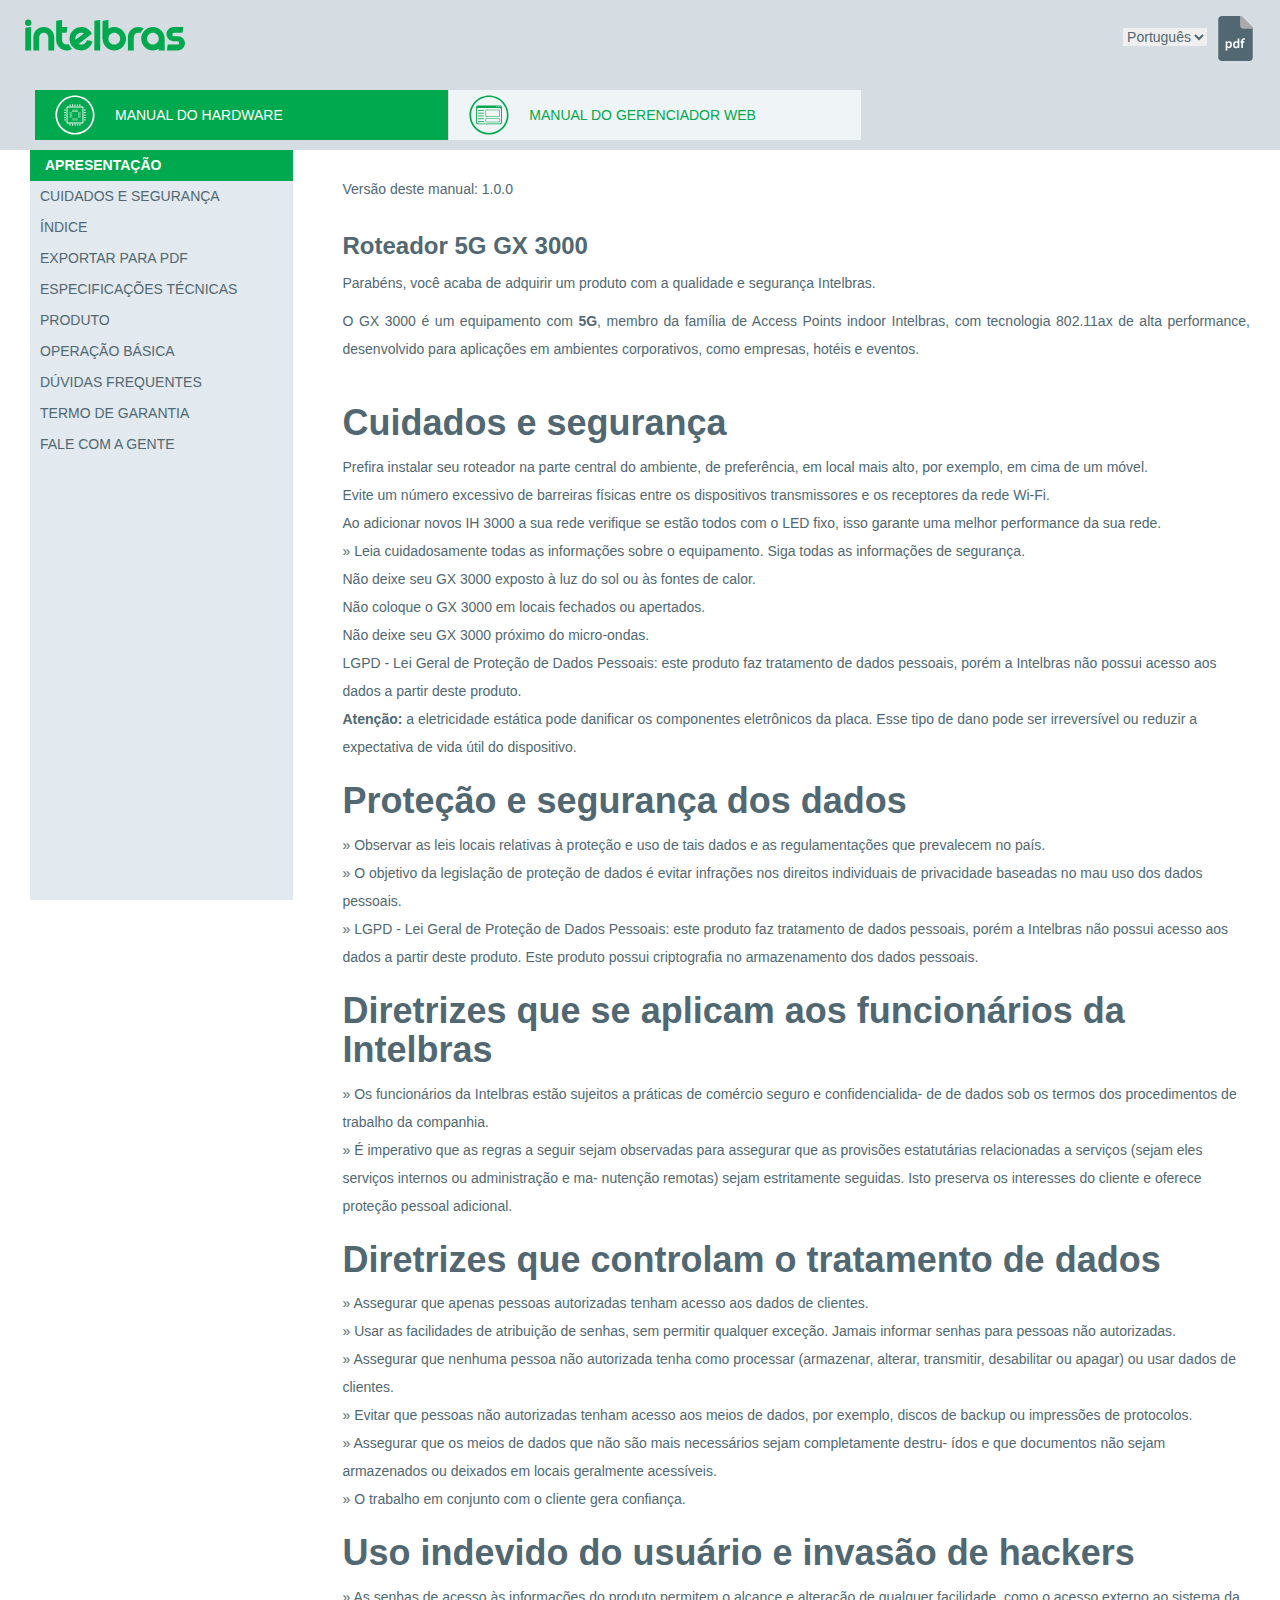
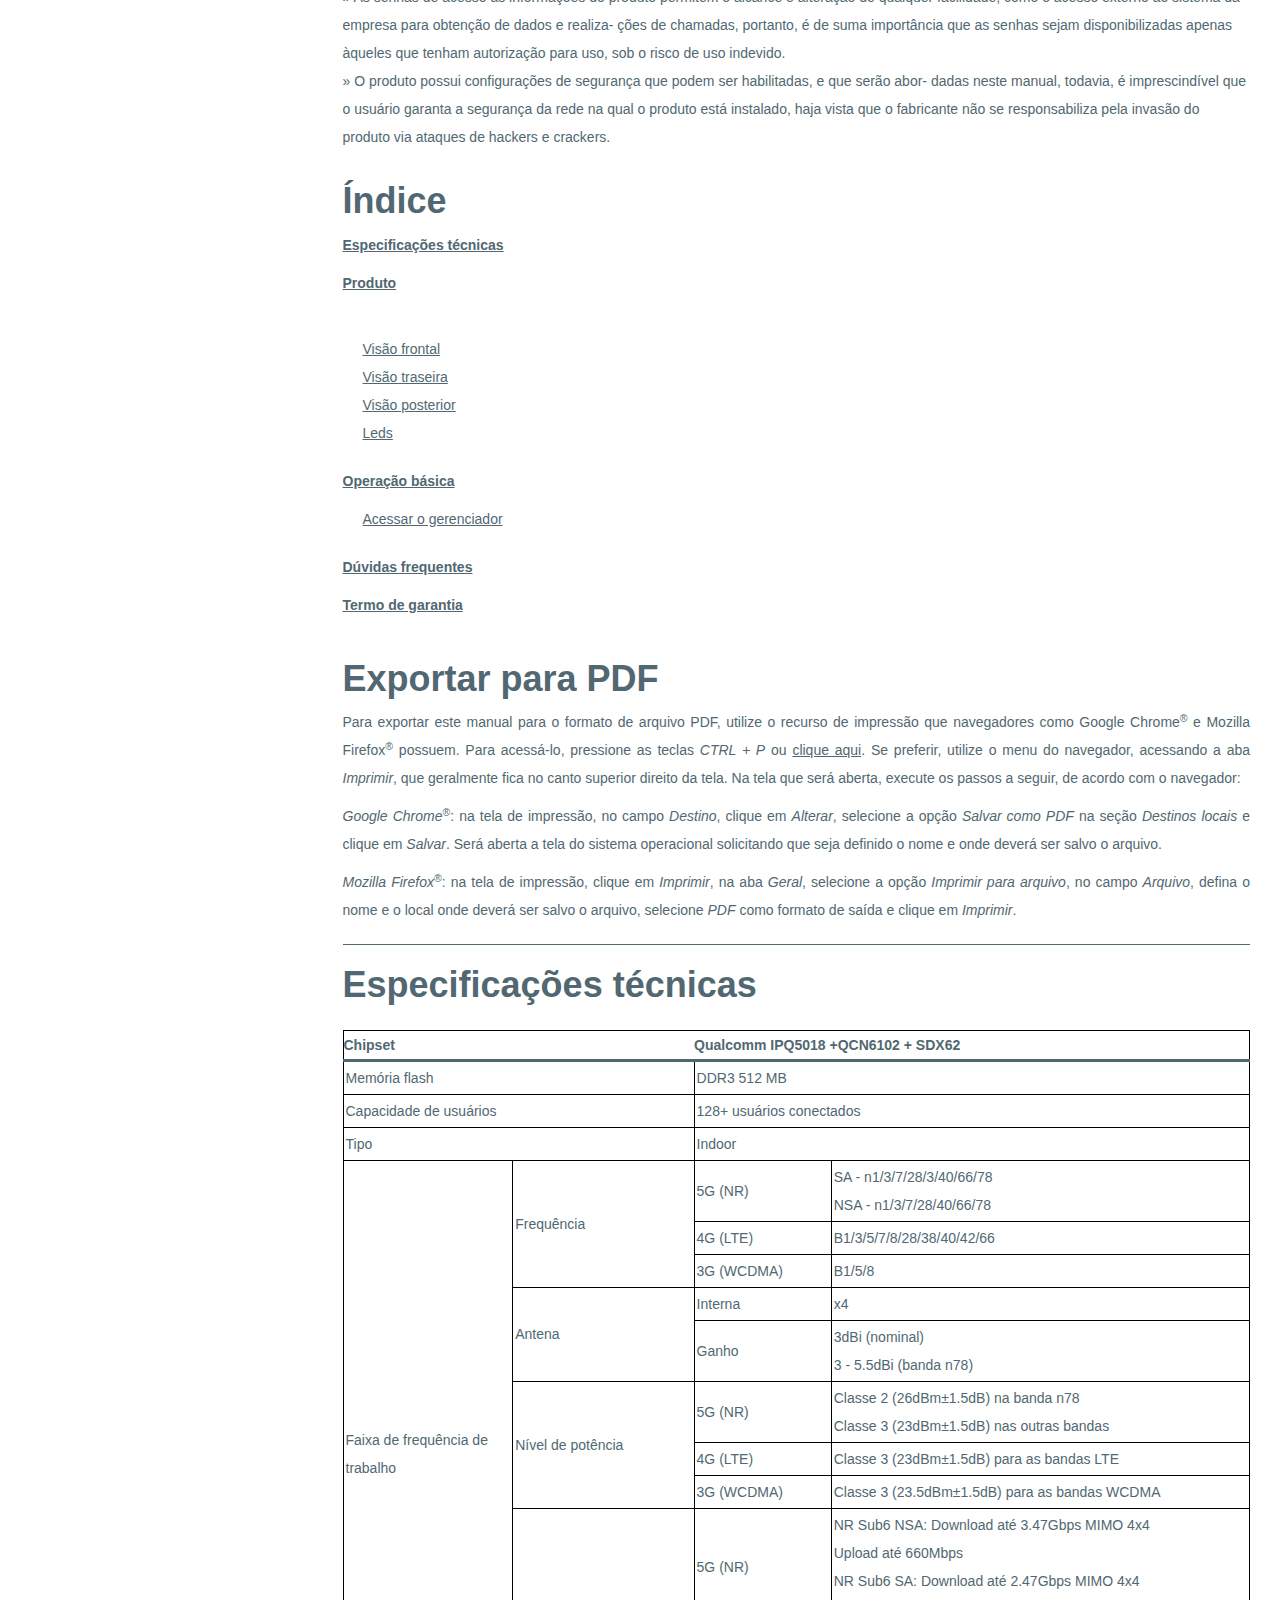
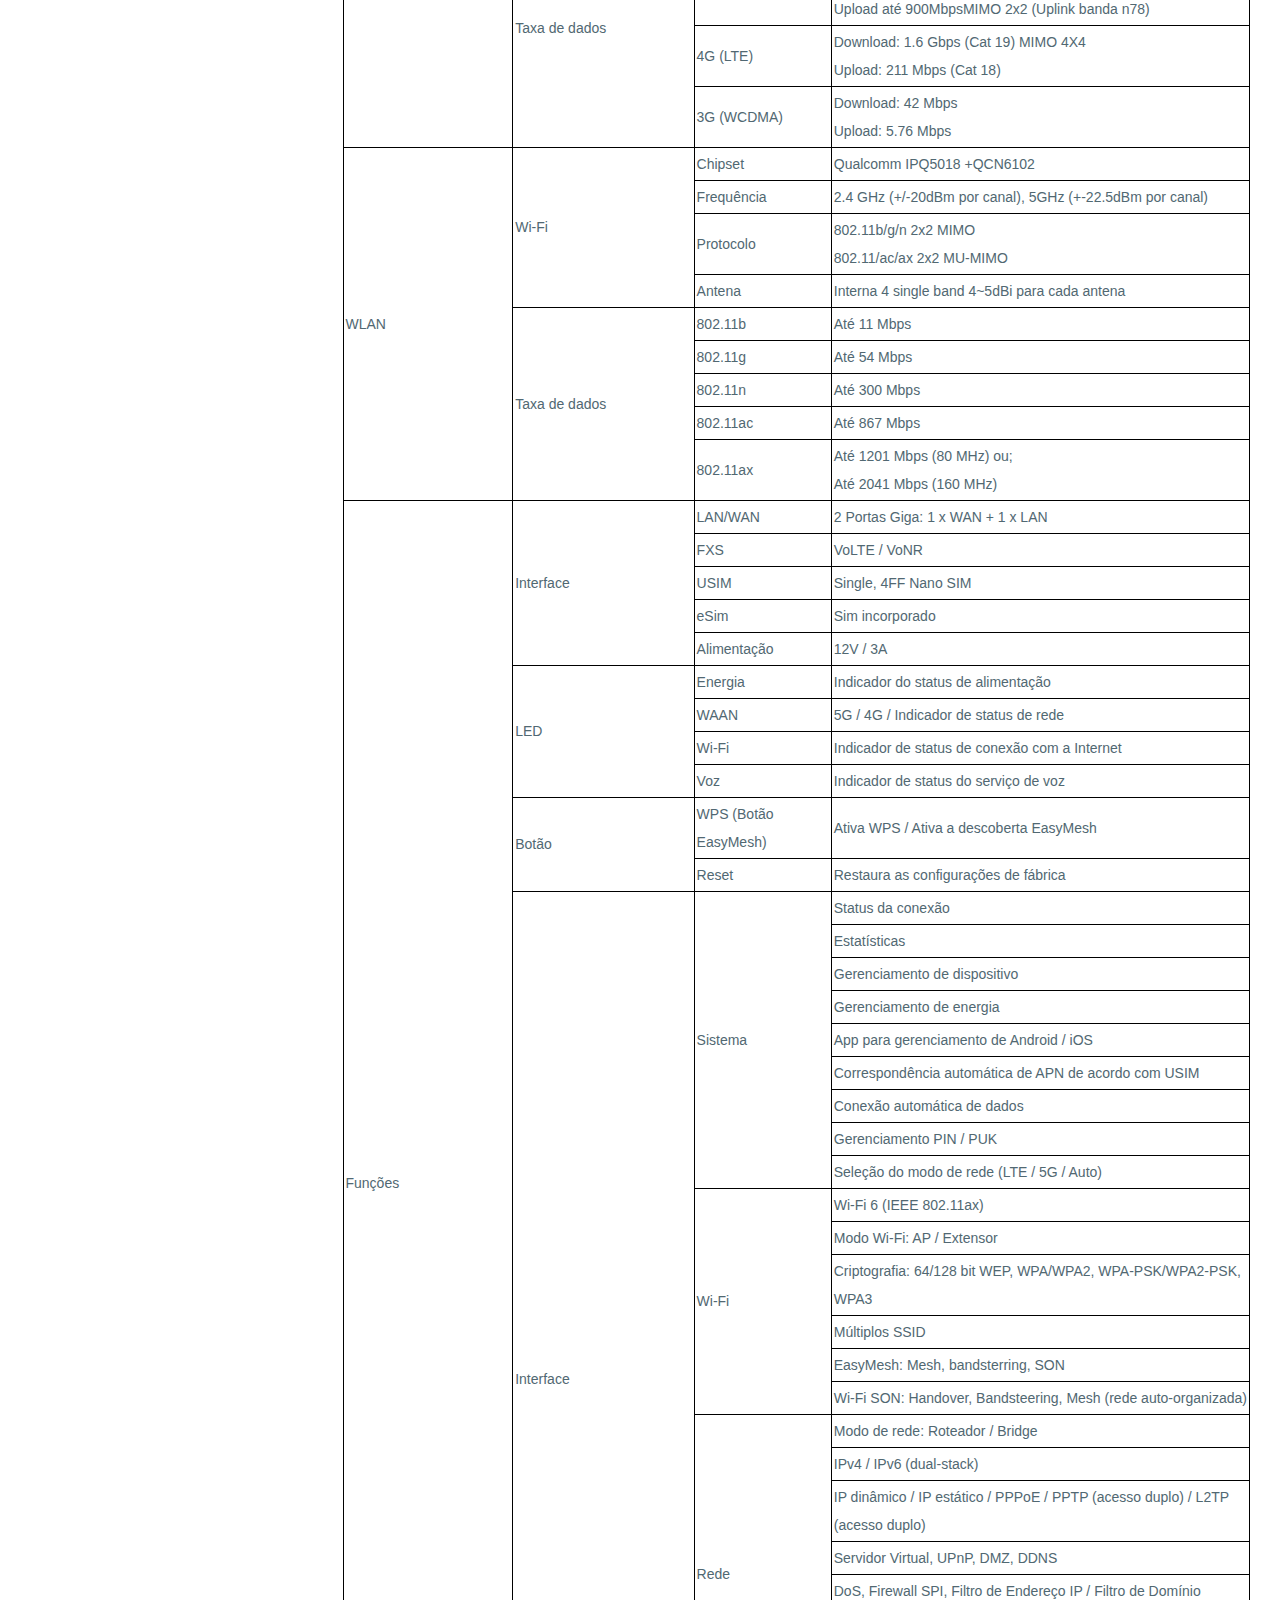
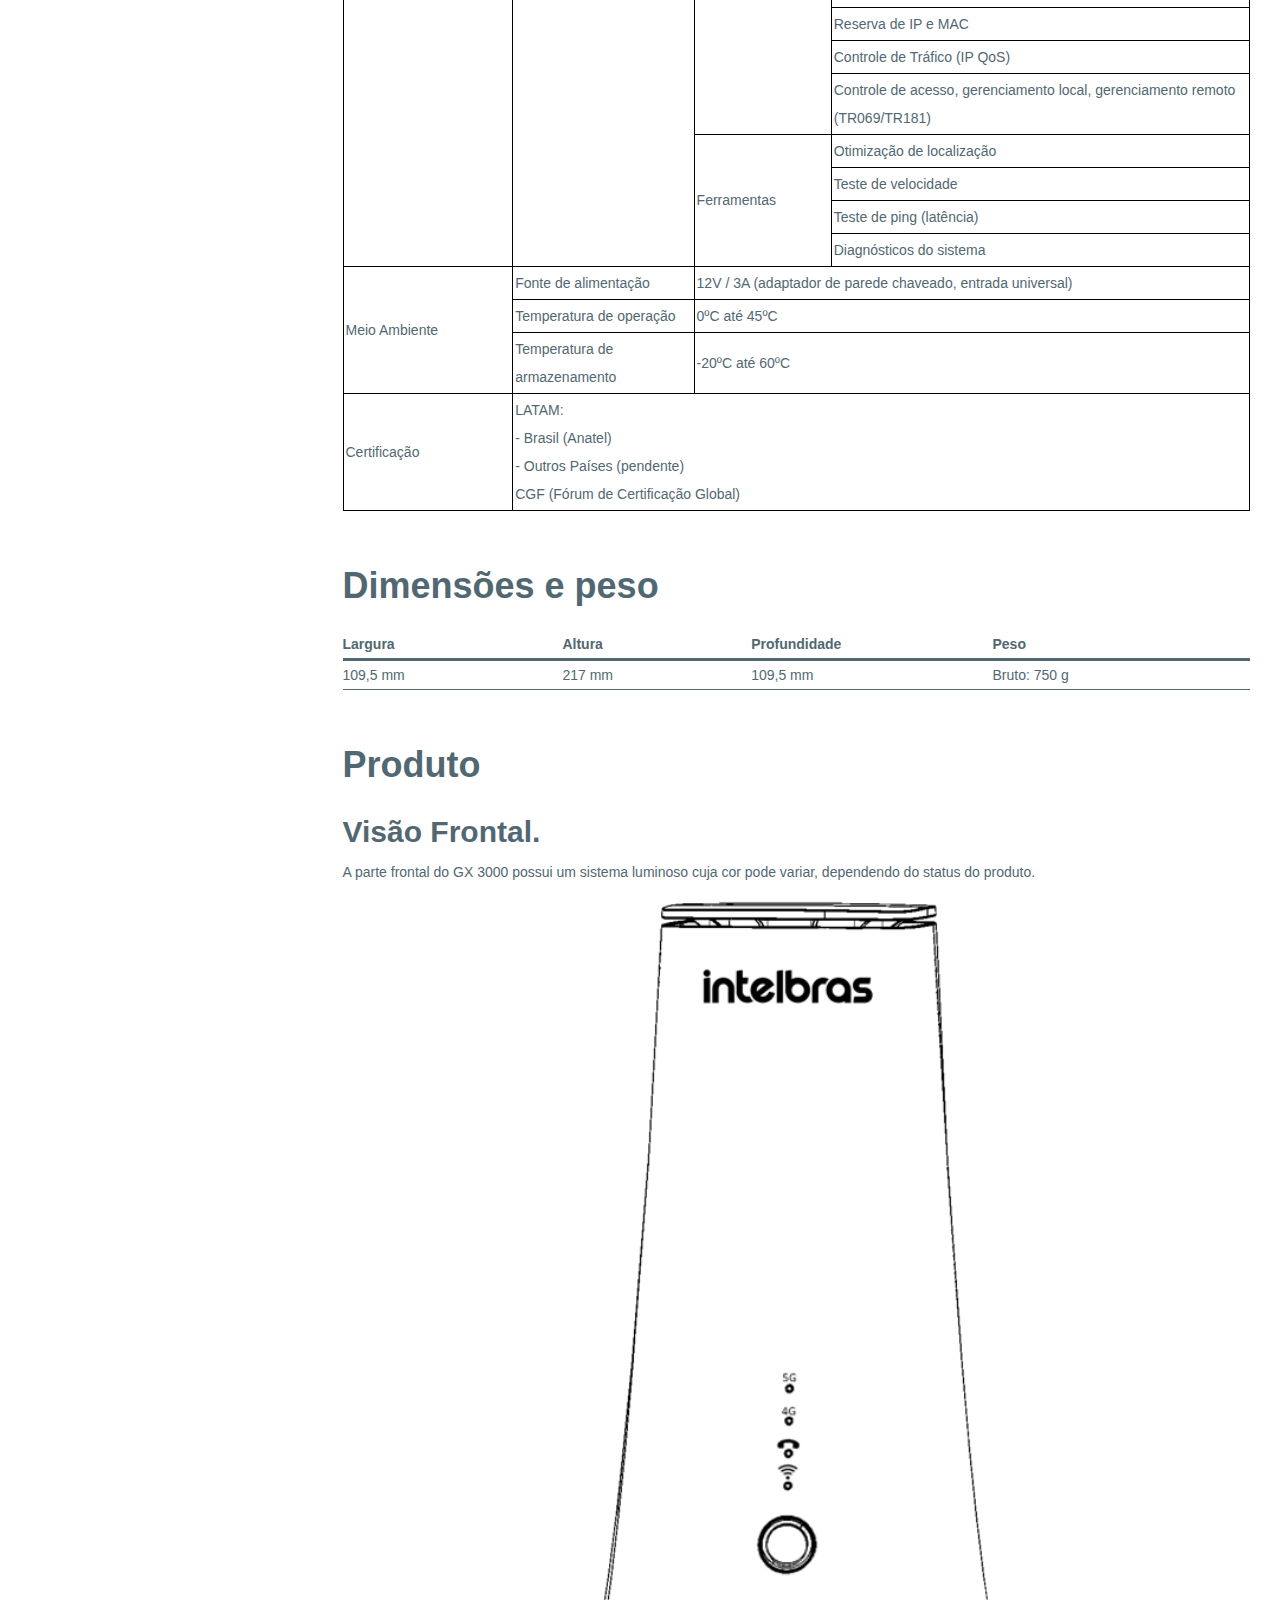
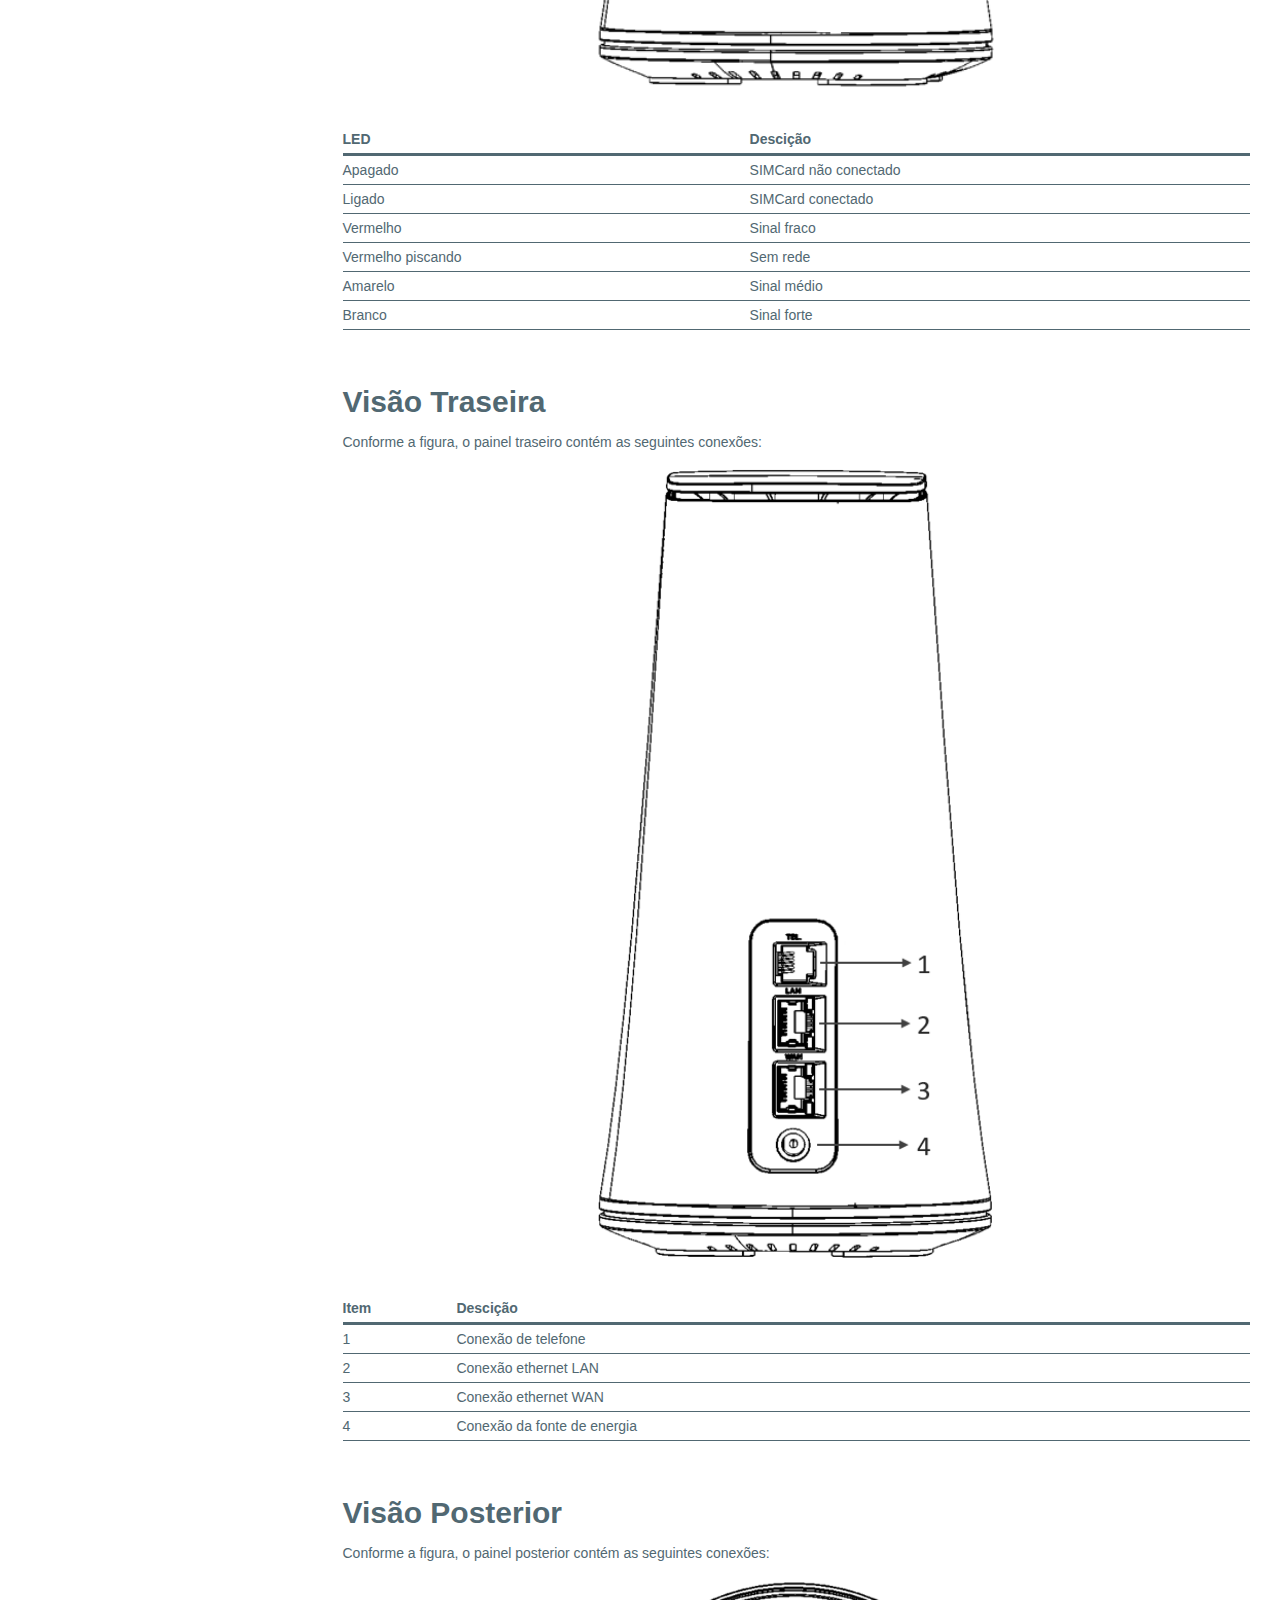
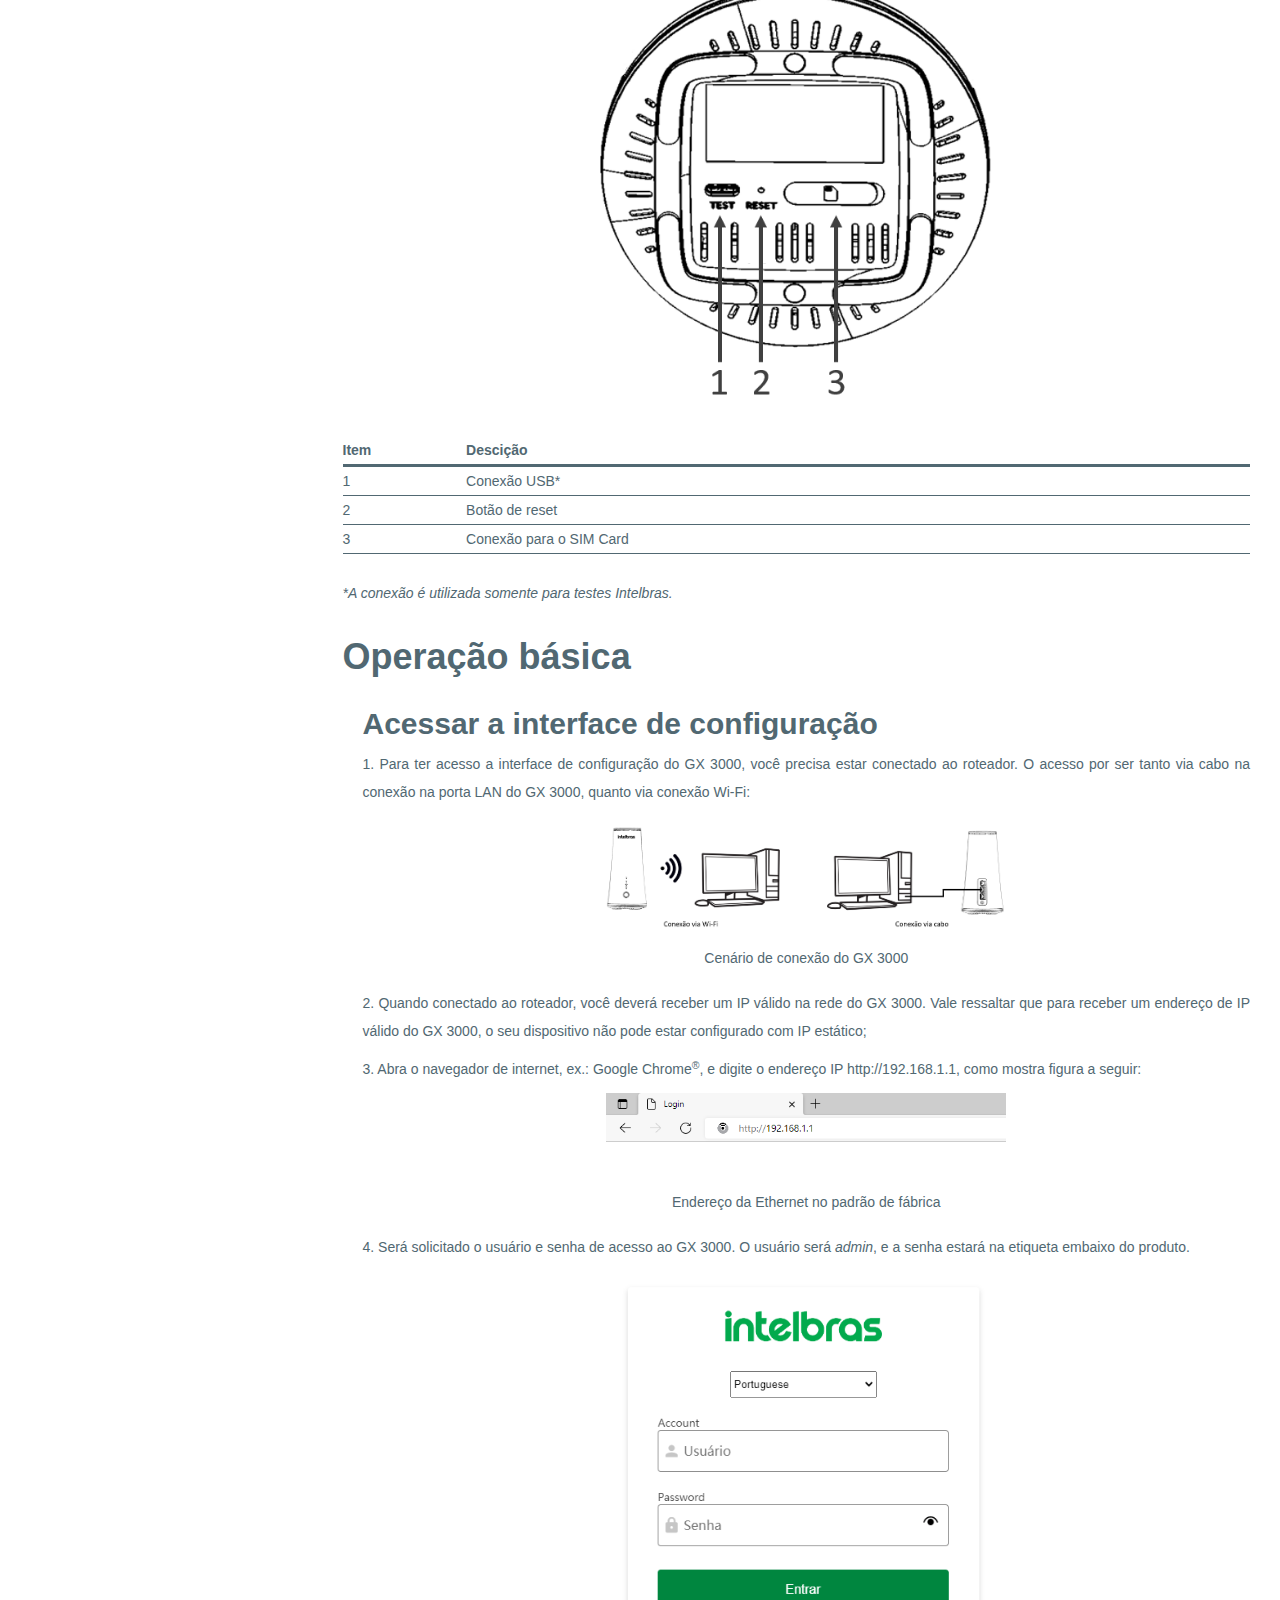
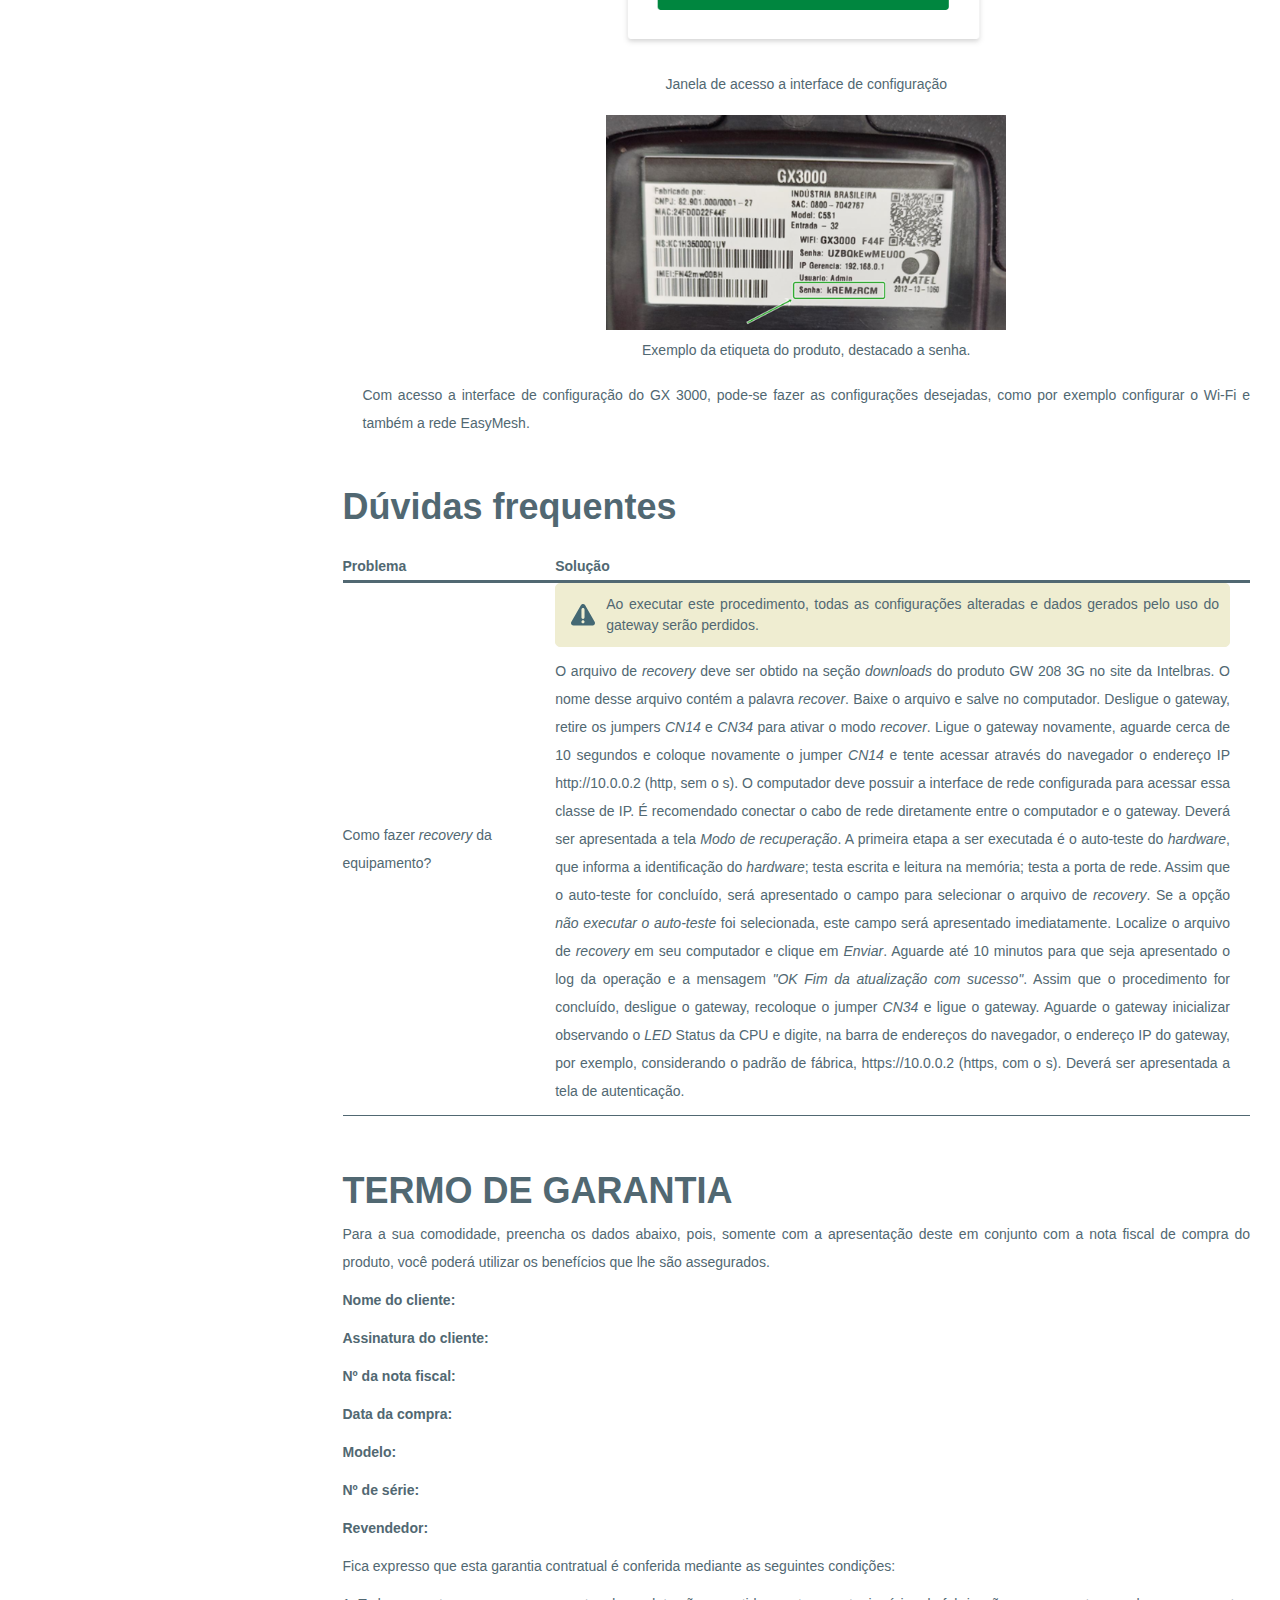
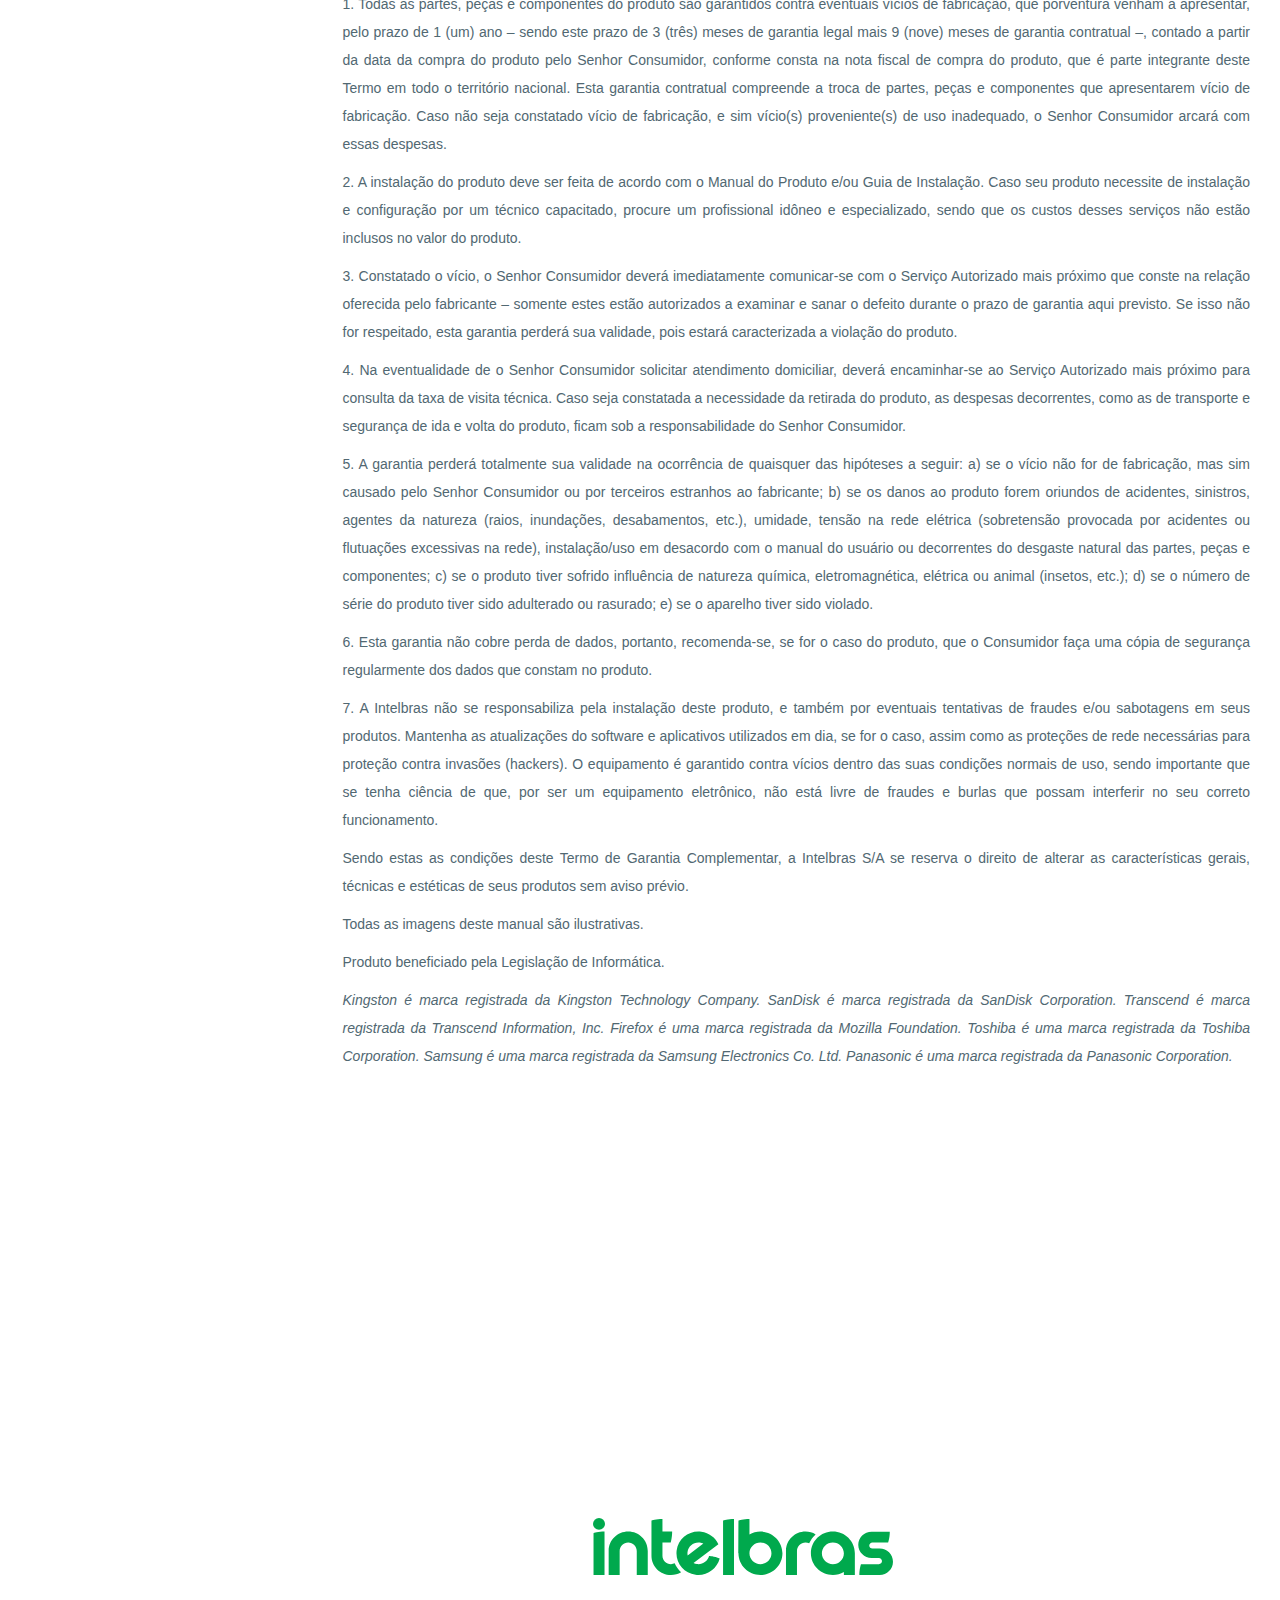
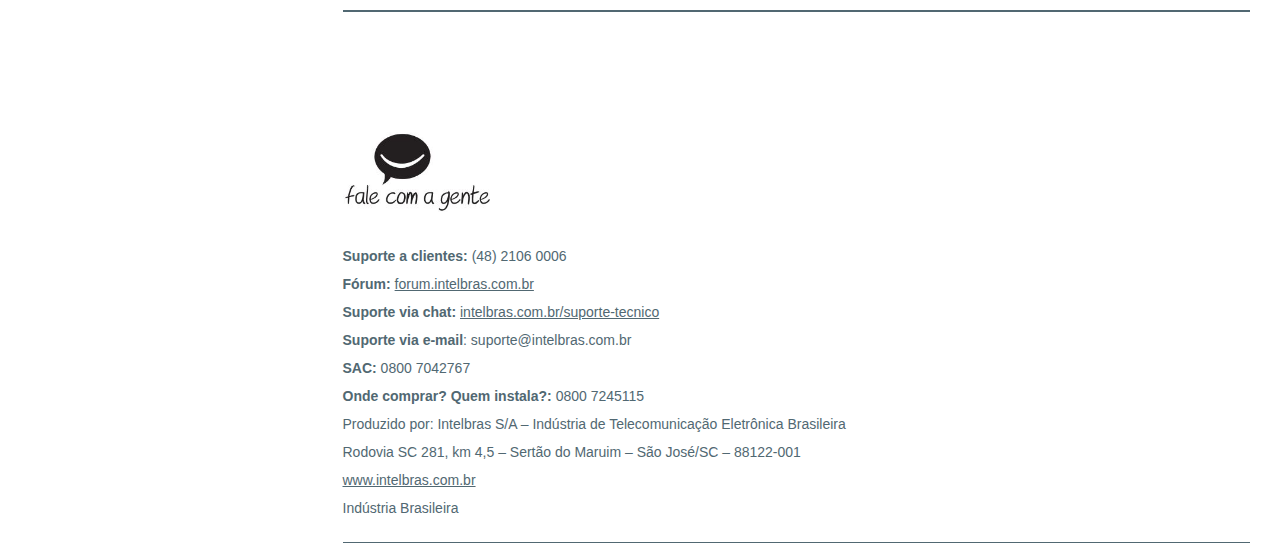
<file: pt-BR/manualHardware_pt-BR.html>
<!DOCTYPE html>
<html>
    <head>
    	<title>GX 3000 | Manual do hardware</title>
        <link href="../res/img/favicon.ico" rel="shortcut icon"/>
        <meta charset="utf-8" />
        <meta content="width=device-width, initial-scale=1.0" name="viewport"/>
        <link href="../res/css/bootstrap.min.css" rel="stylesheet"/>
        <link href="../res/css/manual.css" rel="stylesheet" type="text/css"/>
        <script src="../res/js/jquery.min.js"></script>
        <script src="../res/js/bootstrap.min.js"></script>
        <script src="../res/js/animatescroll.js"></script>
        <script src="../res/js/manual.js"></script>
    </head>
    <body data-spy="scroll" data-target=".scrollspy">

        <div class="overlay"></div>

        <div class="header no-print">
            <nav class="nav-header">
                <div class="logo">
                    <a href="../home.html">
                        <figure>
                            <img class="nav-img" src="../res/img/intelbras_marca.svg">
                        </figure>
                    </a>
                </div>
                <div class="iconMenu">
                    <a id="toggleMenu">
                        <img src="../res/img/menu.svg">
                    </a>
                </div>
                <div style="float: right; top: 16px; position: relative;">
                    <select onchange="location = this.value;">
                        <option value="../pt-BR/manualHardware_pt-BR.html" selected>Português</option>
                        <option value="../es/manualHardware_es.html">Español</option>
                        <!-- <option value="../en/manualHardware_en.html">English</option> -->
                    </select>
                    <a href="#pdf" class="tooltip-left" data-tooltip="Clique para saber como exportar este manual para o formato PDF.">
                        <img src="../res/img/pdf.svg">
                    </a>
                </div>
                <ul style="list-style-type: none;">
                    <li id="op1" class="nav-option bg1">
                        <a href="manualHardware_pt-BR.html">
                            <div class="ico-option">
                                <?xml version="1.0" encoding="utf-8"?>
                                <svg version="1.1" id="Camada_1" xmlns="http://www.w3.org/2000/svg" xmlns:xlink="http://www.w3.org/1999/xlink" width="40px" height="40px" x="0px" y="0px" viewBox="0 0 88 88" xml:space="preserve">
                                    <g>
                                        <path fill="#00A94D" d="M44,1C20.3,1,1,20.3,1,44c0,23.7,19.3,43,43,43c23.8,0,43-19.3,43-43C87,20.3,67.7,1,44,1z M44,83.4
                                            C22.2,83.4,4.6,65.8,4.6,44C4.6,22.2,22.2,4.6,44,4.6c21.8,0,39.4,17.6,39.4,39.4C83.4,65.8,65.8,83.4,44,83.4z"/>
                                        <path fill="#00A94D" d="M60.5,27.3v33.4H27.5V27.3H60.5 M60.9,25.3H27.1c-0.9,0-1.6,0.7-1.6,1.6v34.3c0,0.9,0.7,1.6,1.6,1.6h33.8
                                            c0.9,0,1.6-0.7,1.6-1.6V26.9C62.5,26,61.8,25.3,60.9,25.3L60.9,25.3z"/>
                                        <path fill="#00A94D" d="M49.8,37.3c0.4,0,0.8,0.4,0.8,0.8v11.5c0,0.4-0.4,0.8-0.8,0.8H38.3c-0.4,0-0.8-0.4-0.8-0.8V38.1
                                            c0-0.4,0.4-0.8,0.8-0.8H49.8 M49.8,36.5H38.3c-0.9,0-1.6,0.7-1.6,1.6v11.5c0,0.9,0.7,1.6,1.6,1.6h11.5c0.9,0,1.6-0.7,1.6-1.6V38.1
                                            C51.4,37.2,50.7,36.5,49.8,36.5L49.8,36.5z"/>
                                        <g>
                                            <g>
                                                <rect x="32.1" y="63.8" fill="#00A94D" width="2.2" height="3.6"/>
                                            </g>
                                            <g>
                                                <rect x="37.5" y="63.8" fill="#00A94D" width="2.2" height="3.6"/>
                                            </g>
                                            <g>
                                                <rect x="42.9" y="63.8" fill="#00A94D" width="2.2" height="3.6"/>
                                            </g>
                                            <g>
                                                <rect x="48.3" y="63.8" fill="#00A94D" width="2.2" height="3.6"/>
                                            </g>
                                            <g>
                                                <rect x="53.7" y="63.8" fill="#00A94D" width="2.2" height="3.6"/>
                                            </g>
                                        </g>
                                        <g>
                                            <g>
                                                <rect x="32.1" y="20.6" fill="#00A94D" width="2.2" height="3.6"/>
                                            </g>
                                            <g>
                                                <rect x="37.5" y="20.6" fill="#00A94D" width="2.2" height="3.6"/>
                                            </g>
                                            <g>
                                                <rect x="42.9" y="20.6" fill="#00A94D" width="2.2" height="3.6"/>
                                            </g>
                                            <g>
                                                <rect x="48.3" y="20.6" fill="#00A94D" width="2.2" height="3.6"/>
                                            </g>
                                            <g>
                                                <rect x="53.7" y="20.6" fill="#00A94D" width="2.2" height="3.6"/>
                                            </g>
                                        </g>
                                        <g>
                                            <g>
                                                <rect x="20.5" y="32.1" fill="#00A94D" width="3.6" height="2.2"/>
                                            </g>
                                            <g>
                                                <rect x="20.5" y="37.5" fill="#00A94D" width="3.6" height="2.2"/>
                                            </g>
                                            <g>
                                                <rect x="20.5" y="42.9" fill="#00A94D" width="3.6" height="2.2"/>
                                            </g>
                                            <g>
                                                <rect x="20.5" y="48.3" fill="#00A94D" width="3.6" height="2.2"/>
                                            </g>
                                            <g>
                                                <rect x="20.5" y="53.7" fill="#00A94D" width="3.6" height="2.2"/>
                                            </g>
                                        </g>
                                        <g>
                                            <g>
                                                <rect x="63.9" y="32.1" fill="#00A94D" width="3.6" height="2.2"/>
                                            </g>
                                            <g>
                                                <rect x="63.9" y="37.5" fill="#00A94D" width="3.6" height="2.2"/>
                                            </g>
                                            <g>
                                                <rect x="63.9" y="42.9" fill="#00A94D" width="3.6" height="2.2"/>
                                            </g>
                                            <g>
                                                <rect x="63.9" y="48.3" fill="#00A94D" width="3.6" height="2.2"/>
                                            </g>
                                            <g>
                                                <rect x="63.9" y="53.7" fill="#00A94D" width="3.6" height="2.2"/>
                                            </g>
                                        </g>
                                        <g>
                                            <g>
                                                <rect x="53.7" y="38.5" fill="#00A94D" width="2.3" height="2.2"/>
                                            </g>
                                            <g>
                                                <rect x="53.7" y="42.7" fill="#00A94D" width="2.3" height="2.2"/>
                                            </g>
                                            <g>
                                                <rect x="53.7" y="47" fill="#00A94D" width="2.3" height="2.2"/>
                                            </g>
                                        </g>
                                        <g>
                                            <g>
                                                <rect x="32.2" y="38.5" fill="#00A94D" width="2.3" height="2.2"/>
                                            </g>
                                            <g>
                                                <rect x="32.2" y="42.7" fill="#00A94D" width="2.3" height="2.2"/>
                                            </g>
                                            <g>
                                                <rect x="32.2" y="47" fill="#00A94D" width="2.3" height="2.2"/>
                                            </g>
                                        </g>
                                        <g>
                                            <g>
                                                <rect x="47.2" y="53.6" fill="#00A94D" width="2.2" height="2.3"/>
                                            </g>
                                            <g>
                                                <rect x="43" y="53.6" fill="#00A94D" width="2.2" height="2.3"/>
                                            </g>
                                            <g>
                                                <rect x="38.7" y="53.6" fill="#00A94D" width="2.2" height="2.3"/>
                                            </g>
                                        </g>
                                        <g>
                                            <g>
                                                <rect x="47.2" y="32.1" fill="#00A94D" width="2.2" height="2.3"/>
                                            </g>
                                            <g>
                                                <rect x="43" y="32.1" fill="#00A94D" width="2.2" height="2.3"/>
                                            </g>
                                            <g>
                                                <rect x="38.7" y="32.1" fill="#00A94D" width="2.2" height="2.3"/>
                                            </g>
                                        </g>
                                    </g>
                                </svg>
                            </div>
                            <span class="title-option">
                                Manual do hardware
                            </span>
                            <span class="title-option m">
                                Hardware
                            </span>
                        </a>
                    </li>

                    <li id="op2" class="nav-option bg2">
                        <a href="manualGerWeb_pt-BR.html">
                            <div class="ico-option">
                                <?xml version="1.0" encoding="utf-8"?>
                                <!-- Generator: Adobe Illustrator 21.1.0, SVG Export Plug-In . SVG Version: 6.00 Build 0)  -->
                                <svg version="1.1" id="Camada_1" xmlns="http://www.w3.org/2000/svg" xmlns:xlink="http://www.w3.org/1999/xlink" width="40px" height="40px" x="0px" y="0px"
                                     viewBox="0 0 88 88" style="enable-background:new 0 0 88 88;" xml:space="preserve">
                                    <g>
                                        <path fill="#00A94D" d="M44,1C20.3,1,1,20.3,1,44c0,23.7,19.3,43,43,43c23.8,0,43-19.3,43-43C87,20.3,67.7,1,44,1z M44,83.4
                                            C22.2,83.4,4.6,65.8,4.6,44C4.6,22.2,22.2,4.6,44,4.6c21.8,0,39.4,17.6,39.4,39.4C83.4,65.8,65.8,83.4,44,83.4z"/>
                                        <path fill="#00A94D" d="M68.9,23.3H19.1c-1.9,0-3.4,1.5-3.4,3.4v34.5c0,1.9,1.5,3.4,3.4,3.4h49.9c1.9,0,3.4-1.5,3.4-3.4V26.7
                                            C72.4,24.8,70.8,23.3,68.9,23.3z M68.5,25c0.5,0,1,0.4,1,1c0,0.5-0.4,1-1,1c-0.5,0-1-0.4-1-1C67.6,25.4,68,25,68.5,25z M65,25
                                            c0.5,0,1,0.4,1,1c0,0.5-0.4,1-1,1c-0.5,0-1-0.4-1-1C64,25.4,64.4,25,65,25z M61.4,25c0.5,0,1,0.4,1,1c0,0.5-0.4,1-1,1
                                            c-0.5,0-1-0.4-1-1C60.4,25.4,60.9,25,61.4,25z M70.5,59.4c0,1.8-1.5,3.3-3.4,3.3H21c-1.9,0-3.4-1.5-3.4-3.3V31.8
                                            c0-1.8,1.5-3.3,3.4-3.3H67c1.9,0,3.4,1.5,3.4,3.3V59.4z"/>
                                        <g>
                                            <g>
                                                <path fill="#00A94D" d="M65.8,59.8H38.7c-1.3,0-2.4-1.1-2.4-2.4v-3.9c0-1.3,1.1-2.4,2.4-2.4h27.1c1.3,0,2.4,1.1,2.4,2.4v3.9
                                                    C68.2,58.7,67.1,59.8,65.8,59.8z M38.7,52.3c-0.6,0-1.2,0.5-1.2,1.2v3.9c0,0.6,0.5,1.2,1.2,1.2h27.1c0.6,0,1.2-0.5,1.2-1.2v-3.9
                                                    c0-0.6-0.5-1.2-1.2-1.2H38.7z"/>
                                            </g>
                                            <g>
                                                <path fill="#00A94D" d="M65.8,48.6H38.7c-1.3,0-2.4-1.1-2.4-2.4V34.8c0-1.3,1.1-2.4,2.4-2.4h27.1c1.3,0,2.4,1.1,2.4,2.4v11.4
                                                    C68.2,47.5,67.1,48.6,65.8,48.6z M38.7,33.6c-0.6,0-1.2,0.5-1.2,1.2v11.4c0,0.6,0.5,1.2,1.2,1.2h27.1c0.6,0,1.2-0.5,1.2-1.2V34.8
                                                    c0-0.6-0.5-1.2-1.2-1.2H38.7z"/>
                                            </g>
                                            <g>
                                                <rect x="19.9" y="33" fill="#00A94D" width="12.9" height="1.8"/>
                                            </g>
                                            <g>
                                                <rect x="19.9" y="39.1" fill="#00A94D" width="12.9" height="1.8"/>
                                            </g>
                                            <g>
                                                <rect x="19.9" y="51.3" fill="#00A94D" width="12.9" height="1.8"/>
                                            </g>
                                            <g>
                                                <rect x="19.9" y="45.2" fill="#00A94D" width="12.9" height="1.8"/>
                                            </g>
                                            <g>
                                                <rect x="19.9" y="57.3" fill="#00A94D" width="12.9" height="1.8"/>
                                            </g>
                                        </g>
                                    </g>
                                </svg>
                            </div>
                            <span class="title-option">
                                Manual do gerenciador web
                            </span>
                            <span class="title-option m">
                                Gerenciador web
                            </span>
                        </a>
                    </li>
                </ul>
            </nav>
        </div>

        <div class="container" style="max-width: 1280px">
            <div class="row">
                <div class="col-md-3 scrollspy" style="top: 150px">
                    <ul id="nav" class="nav hidden-xs hidden-sm" data-spy="affix" style="top: 150px;">
                        <li><a href="#apresentacao">APRESENTAÇÃO</a></li>
                        <li><a href="#cuidSeg">CUIDADOS E SEGURANÇA</a></li>
                        <li><a href="#indice">ÍNDICE</a></li>
                        <li><a href="#pdf">EXPORTAR PARA PDF</a></li>
                        <li><a href="#espTec">ESPECIFICAÇÕES TÉCNICAS</a></li>
                        <li><a href="#produto">PRODUTO</a>
                            <ul class="nav">
                                <li><a href="#VisaoFrontal">Visão Frontal</a></li>
                                <li><a href="#VisaoTraseira">Visão Traseira</a></li>
                                <li><a href="#VisaoPosterior">Visão Posterior</a></li>
                                
                            </ul>
                        </li>
                        <li><a href="#opeBasica">OPERAÇÃO BÁSICA</a>
                            <ul class="nav">
                                <li><a href="#aceIntConf">Acessar o gerenciador web</a></li>
                            </ul>
                        </li>
                        <li><a href="#duvFreq">DÚVIDAS FREQUENTES</a></li>
                        <li><a href="#termoGarantia">TERMO DE GARANTIA</a></li>
                        <li><a href="#faleCom">FALE COM A GENTE</a></li>
                    </ul>
                </div>
                <div class="col-md-9">
                    <section id="capa" class="capa">
                        <div class="div-logo-capa">
                            <img src="../res/img/intelbras_marca.svg" class="logo-capa">
                        </div>
                        <hr class="divider">
                        <div class="div-titulo-capa">
                            <h1>Manual do usuário</h1>
                            <h3>GX 3000</h3>
                        </div>
                    </section>

                    <section id="apresentacao" class="apresentacao">
                        <img src="../res/img/intelbras_marca.svg" id="logoIntelbras" class="logo-apresentacao">
                        <p class="versao-manual">Versão deste manual: 1.0.0</p>
                        <h3>Roteador 5G GX 3000</h3>
                        <p>Parabéns, você acaba de adquirir um produto com a qualidade e segurança Intelbras.</p>
                        <p>O GX 3000 é um equipamento com <b>5G</b>, membro da família de Access Points indoor Intelbras, com tecnologia 802.11ax de alta performance, desenvolvido para aplicações em ambientes corporativos, como empresas,
                            hotéis e eventos.</p></p>
                    </section>

                    <section id="cuidSeg" style="border-bottom: none">
                        <h1>Cuidados e segurança</h1>
                        Prefira instalar seu roteador na parte central do ambiente, de preferência, em local mais alto, por exemplo, em cima de um móvel.
                        <br>Evite um número excessivo de barreiras físicas entre os dispositivos transmissores e os receptores da rede Wi-Fi.
                        <br>Ao adicionar novos IH 3000 a sua rede verifique se estão todos com o LED fixo, isso garante uma melhor performance da sua rede.
                        <br>» Leia cuidadosamente todas as informações sobre o equipamento. Siga todas as informações de segurança.
                        <br>Não deixe seu GX 3000 exposto à luz do sol ou às fontes de calor.
                        <br>Não coloque o GX 3000 em locais fechados ou apertados.
                        <br>Não deixe seu GX 3000 próximo do micro-ondas.
                        <br>LGPD - Lei Geral de Proteção de Dados Pessoais: este produto faz tratamento de dados pessoais, porém a Intelbras não possui acesso aos dados a partir deste produto.
                        <br><strong>Atenção:</strong> a eletricidade estática pode danificar os componentes eletrônicos da placa. Esse tipo de dano pode ser irreversível ou reduzir a expectativa de vida útil do dispositivo.
                        <h1>Proteção e segurança dos dados</h1>
                        » Observar as leis locais relativas à proteção e uso de tais dados e as regulamentações que prevalecem no país.
                        <br>» O objetivo da legislação de proteção de dados é evitar infrações nos direitos individuais de privacidade baseadas no mau uso dos dados pessoais.
                        <br>» LGPD - Lei Geral de Proteção de Dados Pessoais: este produto faz tratamento de dados pessoais, porém a Intelbras não possui acesso aos dados a partir deste produto. Este produto possui criptografia no armazenamento dos dados pessoais.
                        <h1>Diretrizes que se aplicam aos funcionários da Intelbras</h1>
                        » Os funcionários da Intelbras estão sujeitos a práticas de comércio seguro e confidencialida- de de dados sob os termos dos procedimentos de trabalho da companhia.
                        <br>» É imperativo que as regras a seguir sejam observadas para assegurar que as provisões estatutárias relacionadas a serviços (sejam eles serviços internos ou administração e ma- nutenção remotas) sejam estritamente seguidas. Isto preserva os interesses do cliente e oferece proteção pessoal adicional.
                        <h1>Diretrizes que controlam o tratamento de dados</h1>
                        » Assegurar que apenas pessoas autorizadas tenham acesso aos dados de clientes.
                        <br>» Usar as facilidades de atribuição de senhas, sem permitir qualquer exceção. Jamais informar senhas para pessoas não autorizadas.
                        <br>» Assegurar que nenhuma pessoa não autorizada tenha como processar (armazenar, alterar, transmitir, desabilitar ou apagar) ou usar dados de clientes.
                        <br>» Evitar que pessoas não autorizadas tenham acesso aos meios de dados, por exemplo, discos de backup ou impressões de protocolos.
                        <br>» Assegurar que os meios de dados que não são mais necessários sejam completamente destru- ídos e que documentos não sejam armazenados ou deixados em locais geralmente acessíveis.
                        <br>» O trabalho em conjunto com o cliente gera confiança.
                        <h1>Uso indevido do usuário e invasão de hackers</h1>
                        » As senhas de acesso às informações do produto permitem o alcance e alteração de qualquer facilidade, como o acesso externo ao sistema da empresa para obtenção de dados e realiza- ções de chamadas, portanto, é de suma importância que as senhas sejam disponibilizadas apenas àqueles que tenham autorização para uso, sob o risco de uso indevido.
                        <br>» O produto possui configurações de segurança que podem ser habilitadas, e que serão abor- dadas neste manual, todavia, é imprescindível que o usuário garanta a segurança da rede na qual o produto está instalado, haja vista que o fabricante não se responsabiliza pela invasão do produto via ataques de hackers e crackers.
                        
                    </section>

                    <section id="indice" style="border-bottom: none;">
                        <h1>Índice</h1>
                        <p><strong><a href="#espTec"> Especificações técnicas</a></strong></p>

                        <p><strong><a href="#produto">Produto</a></strong></p>

                        <div style="padding-left: 20px; padding-bottom: 20px">
                            <br><a href="#VisaoFrontal">Visão frontal</a>
                            <br><a href="#VisaoTraseira">Visão traseira</a>
                            <br><a href="#VisaoPosterior">Visão posterior</a>
                            <br><a href="#leds">Leds</a>
                            <!-- <br><a href="#expGSM">Expansão GSM/3G</a> -->
                            <!-- <br><a href="#antTroExpGSM">Antena para o GW 208 3G e Expansão GSM/3G</a> -->
                            <!-- <br><a href="#instalacao">Instalação do GW 208 3G</a> -->
                        </div>

                        <p><strong><a href="#opeBasica">Operação básica</a></strong></p>
                        <div style="padding-left: 20px; padding-bottom: 20px">
                            <a href="#aceIntConf">Acessar o gerenciador</a>
                            <!-- <br><a href="#reaCha">Realizar chamadas</a> --><!-- Escondido em 25/06/2019 pois isso se refere a UnniTI e não ao GW 208 3G -->
                        </div>

                        <p><strong><a href="#duvFreq">Dúvidas frequentes</a></strong></p>
                        <p><strong><a href="#termoGarantia">Termo de garantia</a></strong></p>
                    </section>

                    <section id="pdf">
                        <h1>Exportar para PDF</h1>
                        <p>Para exportar este manual para o formato de arquivo PDF, utilize o recurso de impressão que navegadores como Google Chrome<sup>®</sup> e Mozilla Firefox<sup>®</sup> possuem. Para acessá-lo, pressione as teclas <em>CTRL + P</em> ou <a href="#" onClick="window.print()">clique aqui</a>. Se preferir, utilize o menu do navegador, acessando a aba <em>Imprimir</em>, que geralmente fica no canto superior direito da tela. Na tela que será aberta, execute os passos a seguir, de acordo com o navegador:</p>
                        <p><em>Google Chrome</em><sup>®</sup>: na tela de impressão, no campo <em>Destino</em>, clique em <em>Alterar</em>, selecione a opção <em>Salvar como PDF</em> na seção <em>Destinos locais</em> e clique em <em>Salvar</em>. Será aberta a tela do sistema operacional solicitando que seja definido o nome e onde deverá ser salvo o arquivo.</p>
                        <p><em>Mozilla Firefox</em><sup>®</sup>: na tela de impressão, clique em <em>Imprimir</em>, na aba <em>Geral</em>, selecione a opção <em>Imprimir para arquivo</em>, no campo <em>Arquivo</em>, defina o nome e o local onde deverá ser salvo o arquivo, selecione <em>PDF</em> como formato de saída e clique em <em>Imprimir</em>.</p>
                    </section>

                    <section id="espTec" style="border-bottom: none">
                        <h1>Especificações técnicas</h1>

                        <table class="tabelaSpecs">
                            <thead>
                                <tr>
                                  <th colspan="2">Chipset</th>
                                  <th colspan="2">Qualcomm IPQ5018 +QCN6102 + SDX62</th>
                                </tr>
                              </thead>
                              <tbody>
                                <tr>
                                  <td colspan="2">Memória flash</td>
                                  <td colspan="2">DDR3 512 MB</td>
                                </tr>
                                <tr>
                                  <td colspan="2">Capacidade de usuários</td>
                                  <td colspan="2">128+ usuários conectados</td>
                                </tr>
                                <tr>
                                  <td colspan="2">Tipo</td>
                                  <td colspan="2">Indoor</td>
                                </tr>
                                <tr>
                                  <td rowspan="11">Faixa de frequência de trabalho</td>
                                  <td rowspan="3">Frequência</td>
                                  <td>5G (NR)</td>
                                  <td>SA - n1/3/7/28/3/40/66/78<br>NSA - n1/3/7/28/40/66/78</td>
                                </tr>
                                <tr>
                                  <td>4G (LTE)</td>
                                  <td>B1/3/5/7/8/28/38/40/42/66</td>
                                </tr>
                                <tr>
                                  <td>3G (WCDMA)</td>
                                  <td>B1/5/8</td>
                                </tr>
                                <tr>
                                  <td rowspan="2">Antena</td>
                                  <td>Interna</td>
                                  <td>x4</td>
                                </tr>
                                <tr>
                                  <td>Ganho</td>
                                  <td>3dBi (nominal)<br>3 - 5.5dBi (banda n78)</td>
                                </tr>
                                <tr>
                                  <td rowspan="3">Nível de potência</td>
                                  <td>5G (NR)</td>
                                  <td>Classe 2 (26dBm±1.5dB) na banda n78<br>Classe 3 (23dBm±1.5dB) nas outras bandas</td>
                                </tr>
                                <tr>
                                  <td>4G (LTE)</td>
                                  <td>Classe 3 (23dBm±1.5dB) para as bandas LTE</td>
                                </tr>
                                <tr>
                                  <td>3G (WCDMA)</td>
                                  <td>Classe 3 (23.5dBm±1.5dB) para as bandas WCDMA</td>
                                </tr>
                                <tr>
                                  <td rowspan="3">Taxa de dados</td>
                                  <td>5G (NR)</td>
                                  <td>NR Sub6 NSA: Download até 3.47Gbps MIMO 4x4<br>	     Upload até 660Mbps <br>NR Sub6 SA: Download até 2.47Gbps MIMO 4x4<br>	    Upload até 900MbpsMIMO 2x2 (Uplink banda n78)</td>
                                </tr>
                                <tr>
                                  <td>4G (LTE)</td>
                                  <td>Download: 1.6 Gbps (Cat 19) MIMO 4X4<br>Upload: 211 Mbps (Cat 18)</td>
                                </tr>
                                <tr>
                                  <td>3G (WCDMA)</td>
                                  <td>Download: 42 Mbps<br>Upload: 5.76 Mbps</td>
                                </tr>
                                <tr>
                                  <td rowspan="9">WLAN</td>
                                  <td rowspan="4">Wi-Fi</td>
                                  <td>Chipset</td>
                                  <td>Qualcomm IPQ5018 +QCN6102</td>
                                </tr>
                                <tr>
                                  <td>Frequência</td>
                                  <td>2.4 GHz (+/-20dBm por canal), 5GHz (+-22.5dBm por canal)</td>
                                </tr>
                                <tr>
                                  <td>Protocolo</td>
                                  <td>802.11b/g/n 2x2 MIMO<br>802.11/ac/ax 2x2 MU-MIMO</td>
                                </tr>
                                <tr>
                                  <td>Antena</td>
                                  <td>Interna 4 single band 4~5dBi para cada antena</td>
                                </tr>
                                <tr>
                                  <td rowspan="5">Taxa de dados</td>
                                  <td>802.11b</td>
                                  <td>Até 11 Mbps</td>
                                </tr>
                                <tr>
                                  <td>802.11g</td>
                                  <td>Até 54 Mbps</td>
                                </tr>
                                <tr>
                                  <td>802.11n</td>
                                  <td>Até 300 Mbps</td>
                                </tr>
                                <tr>
                                  <td>802.11ac</td>
                                  <td>Até 867 Mbps</td>
                                </tr>
                                <tr>
                                  <td>802.11ax</td>
                                  <td>Até 1201 Mbps (80 MHz) ou;<br>Até 2041 Mbps (160 MHz)</td>
                                </tr>
                                <tr>
                                  <td rowspan="38">Funções</td>
                                  <td rowspan="5">Interface</td>
                                  <td>LAN/WAN</td>
                                  <td>2 Portas Giga: 1 x WAN + 1 x LAN</td>
                                </tr>
                                <tr>
                                  <td>FXS</td>
                                  <td>VoLTE / VoNR</td>
                                </tr>
                                <tr>
                                  <td>USIM</td>
                                  <td>Single, 4FF Nano SIM</td>
                                </tr>
                                <tr>
                                  <td>eSim</td>
                                  <td>Sim incorporado</td>
                                </tr>
                                <tr>
                                  <td>Alimentação</td>
                                  <td>12V / 3A</td>
                                </tr>
                                <tr>
                                  <td rowspan="4">LED</td>
                                  <td>Energia</td>
                                  <td>Indicador do status de alimentação</td>
                                </tr>
                                <tr>
                                  <td>WAAN</td>
                                  <td>5G / 4G / Indicador de status de rede</td>
                                </tr>
                                <tr>
                                  <td>Wi-Fi</td>
                                  <td>Indicador de status de conexão com a Internet</td>
                                </tr>
                                <tr>
                                  <td>Voz</td>
                                  <td>Indicador de status do serviço de voz</td>
                                </tr>
                                <tr>
                                  <td rowspan="2">Botão</td>
                                  <td>WPS (Botão EasyMesh)</td>
                                  <td>Ativa WPS / Ativa a descoberta EasyMesh</td>
                                </tr>
                                <tr>
                                  <td>Reset</td>
                                  <td>Restaura as configurações de fábrica</td>
                                </tr>
                                <tr>
                                  <td rowspan="27">Interface</td>
                                  <td rowspan="9">Sistema</td>
                                  <td>Status da conexão</td>
                                </tr>
                                <tr>
                                  <td>Estatísticas</td>
                                </tr>
                                <tr>
                                  <td>Gerenciamento de dispositivo</td>
                                </tr>
                                <tr>
                                  <td>Gerenciamento de energia</td>
                                </tr>
                                <tr>
                                  <td>App para gerenciamento de Android / iOS</td>
                                </tr>
                                <tr>
                                  <td>Correspondência automática de APN de acordo com USIM</td>
                                </tr>
                                <tr>
                                  <td>Conexão automática de dados</td>
                                </tr>
                                <tr>
                                  <td>Gerenciamento PIN / PUK</td>
                                </tr>
                                <tr>
                                  <td>Seleção do modo de rede (LTE / 5G / Auto)</td>
                                </tr>
                                <tr>
                                  <td rowspan="6">Wi-Fi</td>
                                  <td>Wi-Fi 6 (IEEE 802.11ax)</td>
                                </tr>
                                <tr>
                                  <td>Modo Wi-Fi: AP / Extensor</td>
                                </tr>
                                <tr>
                                  <td>Criptografia: 64/128 bit WEP, WPA/WPA2, WPA-PSK/WPA2-PSK, WPA3</td>
                                </tr>
                                <tr>
                                  <td>Múltiplos SSID</td>
                                </tr>
                                <tr>
                                  <td>EasyMesh: Mesh, bandsterring, SON</td>
                                </tr>
                                <tr>
                                  <td>Wi-Fi SON: Handover, Bandsteering, Mesh (rede auto-organizada)</td>
                                </tr>
                                <tr>
                                  <td rowspan="8">Rede</td>
                                  <td>Modo de rede: Roteador / Bridge</td>
                                </tr>
                                <tr>
                                  <td>IPv4 / IPv6 (dual-stack)</td>
                                </tr>
                                <tr>
                                  <td>IP dinâmico / IP estático / PPPoE / PPTP (acesso duplo) / L2TP (acesso duplo)</td>
                                </tr>
                                <tr>
                                  <td>Servidor Virtual, UPnP, DMZ, DDNS</td>
                                </tr>
                                <tr>
                                  <td>DoS, Firewall SPI, Filtro de Endereço IP / Filtro de Domínio</td>
                                </tr>
                                <tr>
                                  <td>Reserva de IP e MAC</td>
                                </tr>
                                <tr>
                                  <td>Controle de Tráfico (IP QoS)</td>
                                </tr>
                                <tr>
                                  <td>Controle de acesso, gerenciamento local, gerenciamento remoto (TR069/TR181)</td>
                                </tr>
                                <tr>
                                  <td rowspan="4">Ferramentas</td>
                                  <td>Otimização de localização</td>
                                </tr>
                                <tr>
                                  <td>Teste de velocidade</td>
                                </tr>
                                <tr>
                                  <td>Teste de ping (latência)</td>
                                </tr>
                                <tr>
                                  <td>Diagnósticos do sistema</td>
                                </tr>
                                <tr>
                                  <td rowspan="3">Meio Ambiente</td>
                                  <td>Fonte de alimentação</td>
                                  <td colspan="2">12V / 3A (adaptador de parede chaveado, entrada universal)</td>
                                </tr>
                                <tr>
                                  <td>Temperatura de operação</td>
                                  <td colspan="2">0ºC até 45ºC</td>
                                </tr>
                                <tr>
                                  <td>Temperatura de armazenamento</td>
                                  <td colspan="2">-20ºC até 60ºC</td>
                                </tr>
                                <tr>
                                  <td>Certificação</td>
                                  <td colspan="3">LATAM:<br> - Brasil (Anatel)<br> - Outros Países (pendente)<br>CGF (Fórum de Certificação Global)</td>
                                </tr>
                              </tbody>
                              </table>
                    </section>

                    <section id="espTec" style="border-bottom: none">
                        <h1>Dimensões e peso</h1>
                        <p></p>

                        <table>
                            <thead>
                                <tr>
                                    <th>Largura</th>
                                    <th>Altura</th>
                                    <th>Profundidade</th>
                                    <th>Peso</th>
                                </tr>
                            </thead>
                            <tbody>
                                <tr>
                                    <td rowspan="1">109,5 mm</td>
                                    <td>217 mm</td>
                                    <td>109,5 mm</td>
                                    <td>Bruto: 750 g</td>
                                </tr>
                             </tbody>
                        </table>
                    </section>

                    <section id="produto">
                        <h1>Produto</h1>

                        <section id="VisaoFrontal">
                            <h2>Visão Frontal.</h2>
                            <p>A parte frontal do GX 3000 possui um sistema luminoso cuja cor pode variar, dependendo do status do produto.</p>
                            <figure>
                                <img src="../res/img/hw/visaofrontal.png">
                            </figure>
                            <table>
                                <thead>
                                    <tr>
                                        <th>LED</th>
                                        <th>Descição</th>
                                    </tr>
                                </thead>
                                <tbody>
                                    <tr>
                                        <td rowspan="1">Apagado</td>
                                        <td>SIMCard não conectado</td>
                                    </tr>
                                    <tr>
                                        <td rowspan="1">Ligado</td>
                                        <td>SIMCard conectado</td>
                                    </tr>
                                    <tr>
                                        <td rowspan="1">Vermelho</td>
                                        <td>Sinal fraco</td>
                                    </tr>
                                    <tr>
                                        <td rowspan="1">Vermelho piscando</td>
                                        <td>Sem rede</td>
                                    </tr>
                                    <tr>
                                        <td rowspan="1">Amarelo</td>
                                        <td>Sinal médio</td>
                                    </tr>
                                    <tr>
                                        <td rowspan="1">Branco</td>
                                        <td>Sinal forte</td>
                                    </tr>
                                </tbody>
                            </table>

                        </section>

                        <section id="VisaoTraseira">
                            <h2>Visão Traseira</h2>
                            <p>Conforme a figura, o painel traseiro contém as seguintes conexões:</p>
                            <figure>
                                <img src="../res/img/hw/visaotraseira.png">
                            </figure>
                            <table>
                                <thead>
                                    <tr>
                                        <th>Item</th>
                                        <th>Descição</th>
                                    </tr>
                                </thead>
                                <tbody>
                                    <tr>
                                        <td rowspan="1">1</td>
                                        <td>Conexão de telefone</td>
                                    </tr>
                                    <tr>
                                        <td rowspan="1">2</td>
                                        <td>Conexão ethernet LAN</td>
                                    </tr>
                                    <tr>
                                        <td rowspan="1">3</td>
                                        <td>Conexão ethernet WAN</td>
                                    </tr>
                                    <tr>
                                        <td rowspan="1">4</td>
                                        <td>Conexão da fonte de energia</td>
                                    </tr>
                                                                 
                                </tbody>
                            </table>

                        </section>

                        <section id="VisaoPosterior">
                            <h2>Visão Posterior</h2>
                            <p>Conforme a figura, o painel posterior contém as seguintes conexões:</p>
                            <figure>
                                <img src="../res/img/hw/visaoposterior.png">
                            </figure>
                            <table>
                                <thead>
                                    <tr>
                                        <th>Item</th>
                                        <th>Descição</th>
                                    </tr>
                                </thead>
                                <tbody>
                                    <tr>
                                        <td rowspan="1">1</td>
                                        <td>Conexão USB*</td>
                                    </tr>
                                    <tr>
                                        <td rowspan="1">2</td>
                                        <td>Botão de reset</td>
                                    </tr>
                                    <tr>
                                        <td rawspan="1">3</td> 
                                        <td>Conexão para o SIM Card</td>
                                    </tr>
                                </tbody>
                            </table>
                            <i>*A conexão é utilizada somente para testes Intelbras.</i>
                            </section>

                            
                    <section id="opeBasica">
                        <h1>Operação básica</h1>

                        <section id="aceIntConf">
                            <h2>Acessar a interface de configuração</h2>

                            <p>1. Para ter acesso a interface de configuração do GX 3000, você precisa estar conectado ao roteador. O acesso por ser tanto via cabo na conexão na porta LAN do GX 3000, quanto via conexão Wi-Fi:</p>

                            <figure class="limited">
                                <img src="../res/img/hw/conexãowificabo.png">
                                <figcaption>Cenário de conexão do GX 3000</figcaption>
                            </figure>

                            <p>2. Quando conectado ao roteador, você deverá receber um IP válido na rede do GX 3000. Vale ressaltar que para receber um endereço de IP válido do GX 3000, o seu dispositivo não pode estar configurado com IP estático;</p>

                            <p>3. Abra o navegador de internet, ex.: Google Chrome<sup>®</sup>, e digite o endereço IP http://192.168.1.1, como mostra figura a seguir:</p>

                            <figure class="limited">
                                <img src="../res/img/hw/EnderecoLANNavegador.png">
                                <figcaption>Endereço da Ethernet no padrão de fábrica</figcaption>
                            </figure>

                            <p>4. Será solicitado o usuário e senha de acesso ao GX 3000. O usuário será <i>admin</i>, e a senha estará na etiqueta embaixo do produto.</p>

                            <figure class="limited">
                                <img src="../res/img/hw/login.png">
                                <figcaption>Janela de acesso a interface de configuração</figcaption>
                            </figure>
                            <figure class="limited">
                                <img src="../res/img/hw/etiqueta.png">
                                <figcaption>Exemplo da etiqueta do produto, destacado a senha.</figcaption>
                            </figure>

                            <p>Com acesso a interface de configuração do GX 3000, pode-se fazer as configurações desejadas, como por exemplo configurar o Wi-Fi e também a rede EasyMesh.

                            
                        </section>

                    </section>

                    <section id="duvFreq">
                        <h1>Dúvidas frequentes</h1>
                        <table>
                            <thead>
                                <tr>
                                    <th style="min-width: 210px">Problema</th>
                                    <th>Solução</th>
                                </tr>
                            </thead>
                            <tbody>
                                <tr>
                                    <!-- add -->
                                    <td>Como fazer <em>recovery</em> da equipamento?</td>
                                    <td>

                                    <p class="high ale">Ao executar este procedimento, todas as configurações alteradas e dados gerados pelo uso do gateway serão perdidos.</p>

                                    <p>O arquivo de <em>recovery</em> deve ser obtido na seção <em>downloads</em> do produto GW 208 3G no site da Intelbras. O nome desse arquivo contém a palavra <em>recover</em>. Baixe o arquivo e salve no computador. Desligue o gateway, retire os jumpers <em>CN14</em> e <em>CN34</em> para ativar o modo <em>recover</em>. Ligue o gateway novamente, aguarde cerca de 10 segundos e coloque novamente o jumper <em>CN14</em> e tente acessar através do navegador o endereço IP http://10.0.0.2 (http, sem o s). O computador deve possuir a interface de rede configurada para acessar essa classe de IP. É recomendado conectar o cabo de rede diretamente entre o computador e o gateway. Deverá ser apresentada a tela <em>Modo de recuperação</em>. A primeira etapa a ser executada é o auto-teste do <em>hardware</em>, que informa a identificação do <em>hardware</em>; testa escrita e leitura na memória; testa a porta de rede. Assim que o auto-teste for concluído, será apresentado o campo para selecionar o arquivo de <em>recovery</em>. Se a opção <em>não executar o auto-teste</em> foi selecionada, este campo será apresentado imediatamente. Localize o arquivo de <em>recovery</em> em seu computador e clique em <em>Enviar</em>. Aguarde até 10 minutos para que seja apresentado o log da operação e a mensagem <em>"OK Fim da atualização com sucesso"</em>. Assim que o procedimento for concluído, desligue o gateway, recoloque o jumper <em>CN34</em> e ligue o gateway. Aguarde o gateway inicializar observando o <em>LED</em> Status da CPU e digite, na barra de endereços do navegador, o endereço IP do gateway, por exemplo, considerando o padrão de fábrica, https://10.0.0.2 (https, com o s). Deverá ser apresentada a tela de autenticação.</p>
                                    </td>
                                </tr>
                            </tbody>
                        </table>
                    </section>

                    <section id="termoGarantia">
                        <h1>TERMO DE GARANTIA</h1>
                        <p>Para a sua comodidade, preencha os dados abaixo, pois, somente com a apresentação deste em conjunto com a nota fiscal de compra do produto, você poderá utilizar os benefícios que lhe são assegurados.</p>
                        <p><strong>Nome do cliente:</strong></p>
                        <p><strong>Assinatura do cliente:</strong></p>
                        <p><strong>Nº da nota fiscal:</strong></p>
                        <p><strong>Data da compra:</strong></p>
                        <p><strong>Modelo:</strong></p>
                        <p><strong>Nº de série:</strong></p>
                        <p><strong>Revendedor:</strong></p>

                        <p>Fica expresso que esta garantia contratual é conferida mediante as seguintes condições:</p>

                        <p>1. Todas as partes, peças e componentes do produto são garantidos contra eventuais vícios de fabricação, que porventura venham a apresentar, pelo prazo de 1 (um) ano – sendo este prazo de 3 (três) meses de garantia legal mais 9 (nove) meses de garantia contratual –, contado a partir da data da compra do produto pelo Senhor Consumidor, conforme consta na nota fiscal de compra do produto, que é parte integrante deste Termo em todo o território nacional. Esta garantia contratual compreende a troca de partes, peças e componentes que apresentarem vício de fabricação. Caso não seja constatado vício de fabricação, e sim vício(s) proveniente(s) de uso inadequado, o Senhor Consumidor arcará com essas despesas.
                        </p>

                        <p>2. A instalação do produto deve ser feita de acordo com o Manual do Produto e/ou Guia de Instalação. Caso seu produto necessite de instalação e configuração por um técnico capacitado, procure um profissional idôneo e especializado, sendo que os custos desses serviços não estão inclusos no valor do produto.</p>

                        <p>3. Constatado o vício, o Senhor Consumidor deverá imediatamente comunicar-se com o Serviço Autorizado mais próximo que conste na relação oferecida pelo fabricante – somente estes estão autorizados a examinar e sanar o defeito durante o prazo de garantia aqui previsto. Se isso não for respeitado, esta garantia perderá sua validade, pois estará caracterizada a violação do produto.</p>

                        <p>4. Na eventualidade de o Senhor Consumidor solicitar atendimento domiciliar, deverá encaminhar-se ao Serviço Autorizado mais próximo para consulta da taxa de visita técnica. Caso seja constatada a necessidade da retirada do produto, as despesas decorrentes, como as de transporte e segurança de ida e volta do produto, ficam sob a responsabilidade do Senhor Consumidor.</p>

                        <p>5. A garantia perderá totalmente sua validade na ocorrência de quaisquer das hipóteses a seguir: a) se o vício não for de fabricação, mas sim causado pelo Senhor Consumidor ou por terceiros estranhos ao fabricante; b) se os danos ao produto forem oriundos de acidentes, sinistros, agentes da natureza (raios, inundações, desabamentos, etc.), umidade, tensão na rede elétrica (sobretensão provocada por acidentes ou flutuações excessivas na rede), instalação/uso em desacordo com o manual do usuário ou decorrentes do desgaste natural das partes, peças e componentes; c) se o produto tiver sofrido influência de natureza química, eletromagnética, elétrica ou animal (insetos, etc.); d) se o número de série do produto tiver sido adulterado ou rasurado; e) se o aparelho tiver sido violado.</p>

                        <p>6. Esta garantia não cobre perda de dados, portanto, recomenda-se, se for o caso do produto, que o Consumidor faça uma cópia de segurança regularmente dos dados que constam no produto.</p>

                        <p>7. A Intelbras não se responsabiliza pela instalação deste produto, e também por eventuais tentativas de fraudes e/ou sabotagens em seus produtos. Mantenha as atualizações do software e aplicativos utilizados em dia, se for o caso, assim como as proteções de rede necessárias para proteção contra invasões (hackers). O equipamento é garantido contra vícios dentro das suas condições normais de uso, sendo importante que se tenha ciência de que, por ser um equipamento eletrônico, não está livre de fraudes e burlas que possam interferir no seu correto funcionamento.</p>

                        <p>Sendo estas as condições deste Termo de Garantia Complementar, a Intelbras S/A se reserva o direito de alterar as características gerais, técnicas e estéticas de seus produtos sem aviso prévio.</p>

                        <p>Todas as imagens deste manual são ilustrativas.</p>

                        <p>Produto beneficiado pela Legislação de Informática.</p>

                        <p style="font-style: italic">Kingston é marca registrada da Kingston Technology Company. SanDisk é marca registrada da SanDisk Corporation. Transcend é marca registrada da Transcend Information, Inc. Firefox é uma marca registrada da Mozilla Foundation. Toshiba é uma marca registrada da Toshiba Corporation. Samsung é uma marca registrada da Samsung Electronics Co. Ltd. Panasonic é uma marca registrada da Panasonic Corporation.</p>
                    </section>

                    <section id="faleCom" class="fale-com-a-gente">
                        <div class="div-logo-fale-com-a-gente">
                            <img src="../res/img/intelbras_marca.svg" class="logo-itb-fale-com-a-gente">
                        </div>
                        <hr class="divider">

                        <img src="../res/img/faleCom.jpg" class="logo-fale-com-a-gente">
                        <div class="div-info-fale-com-a-gente">
                            <p><strong>Suporte a clientes:</strong> (48) 2106 0006</p>
                            <p><strong>Fórum:</strong> <a href="http://forum.intelbras.com.br" target="blank">forum.intelbras.com.br</a></p>
                            <p><strong>Suporte via chat:</strong> <a href="http://www.intelbras.com.br/suporte-tecnico" target="blank">intelbras.com.br/suporte-tecnico</a></p>
                            <p><strong>Suporte via e-mail</strong>: suporte@intelbras.com.br</p>
                            <p><strong>SAC:</strong> 0800 7042767</p>
                            <p><strong>Onde comprar? Quem instala?:</strong> 0800 7245115</p>
                            <p>Produzido por: Intelbras S/A – Indústria de Telecomunicação Eletrônica Brasileira</p>
                            <p>Rodovia SC 281, km 4,5 – Sertão do Maruim – São José/SC – 88122-001</p>
                            <p><a href="http://www.intelbras.com.br" target="blank">www.intelbras.com.br</a></p>
                            <p>Indústria Brasileira</p>
                        </div>
                    </section>

                </div>
            </div>
        </div>

    </body>
</html>
</file>
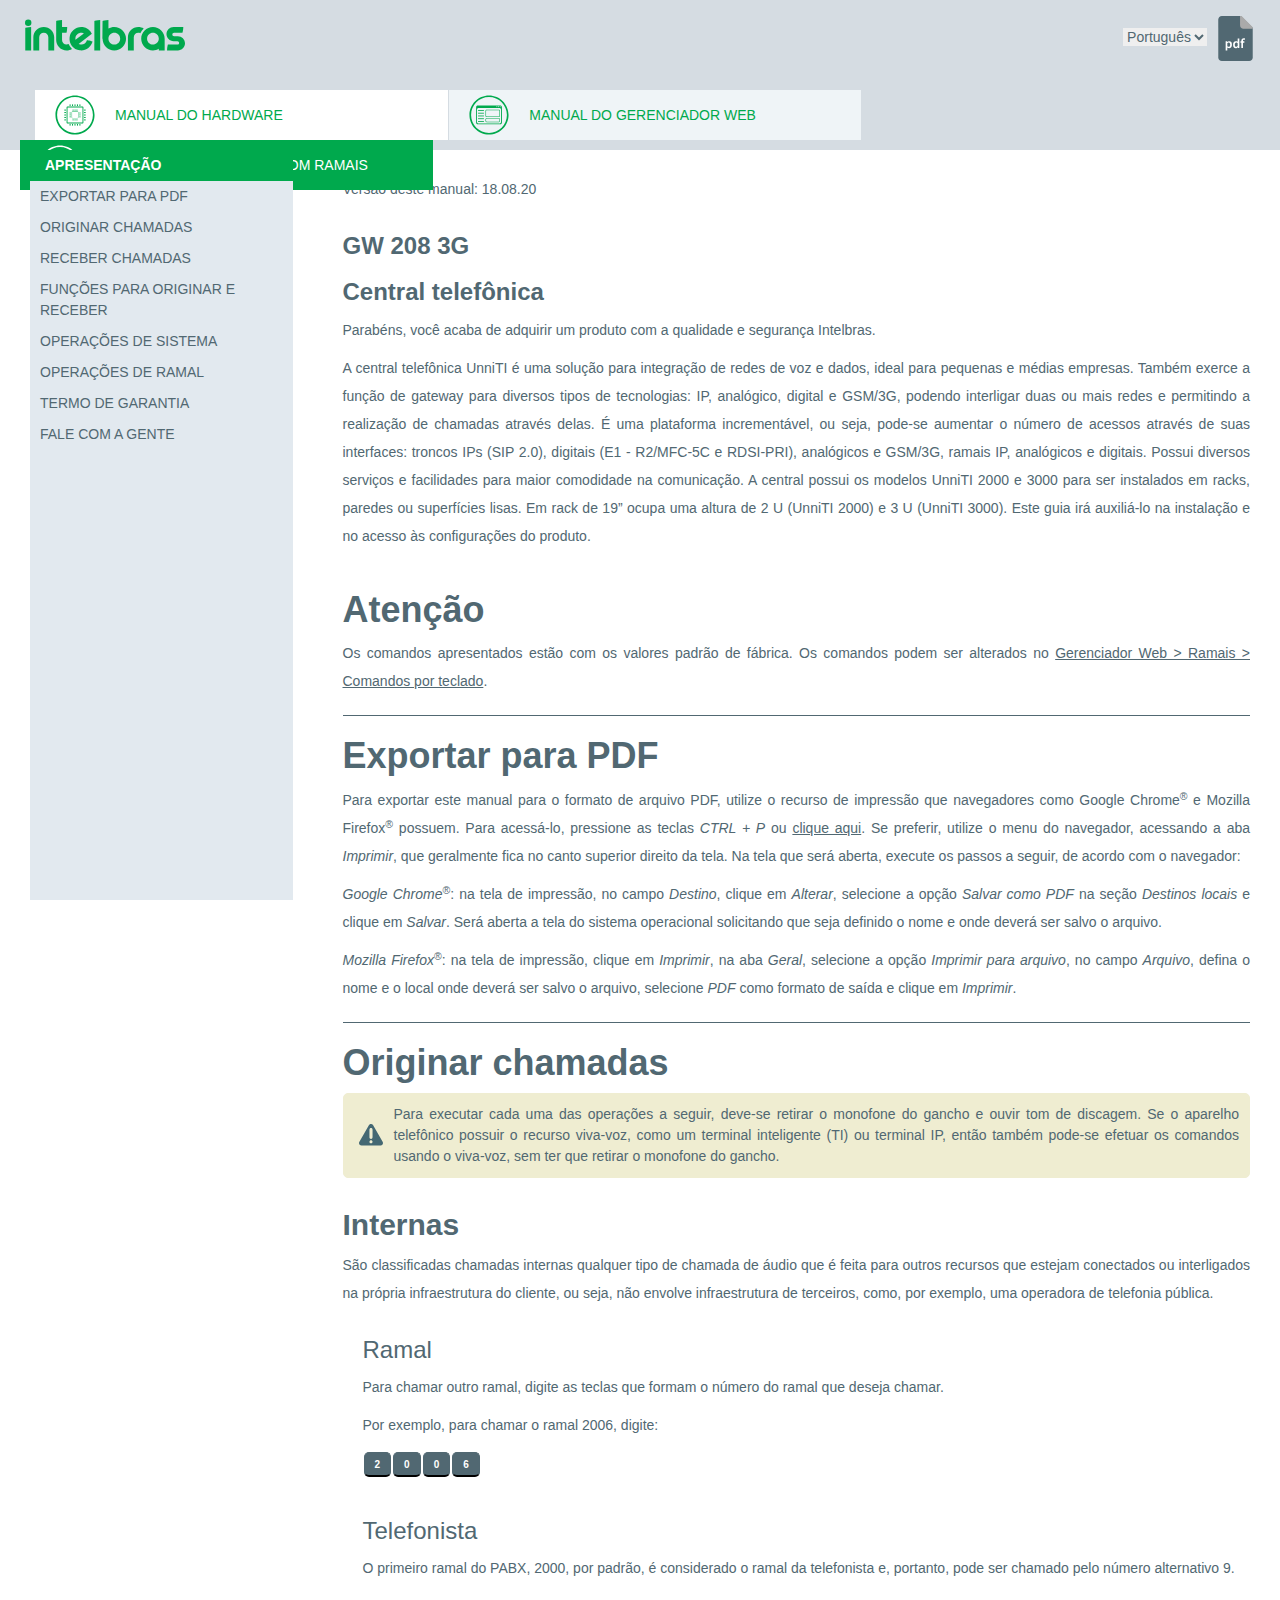
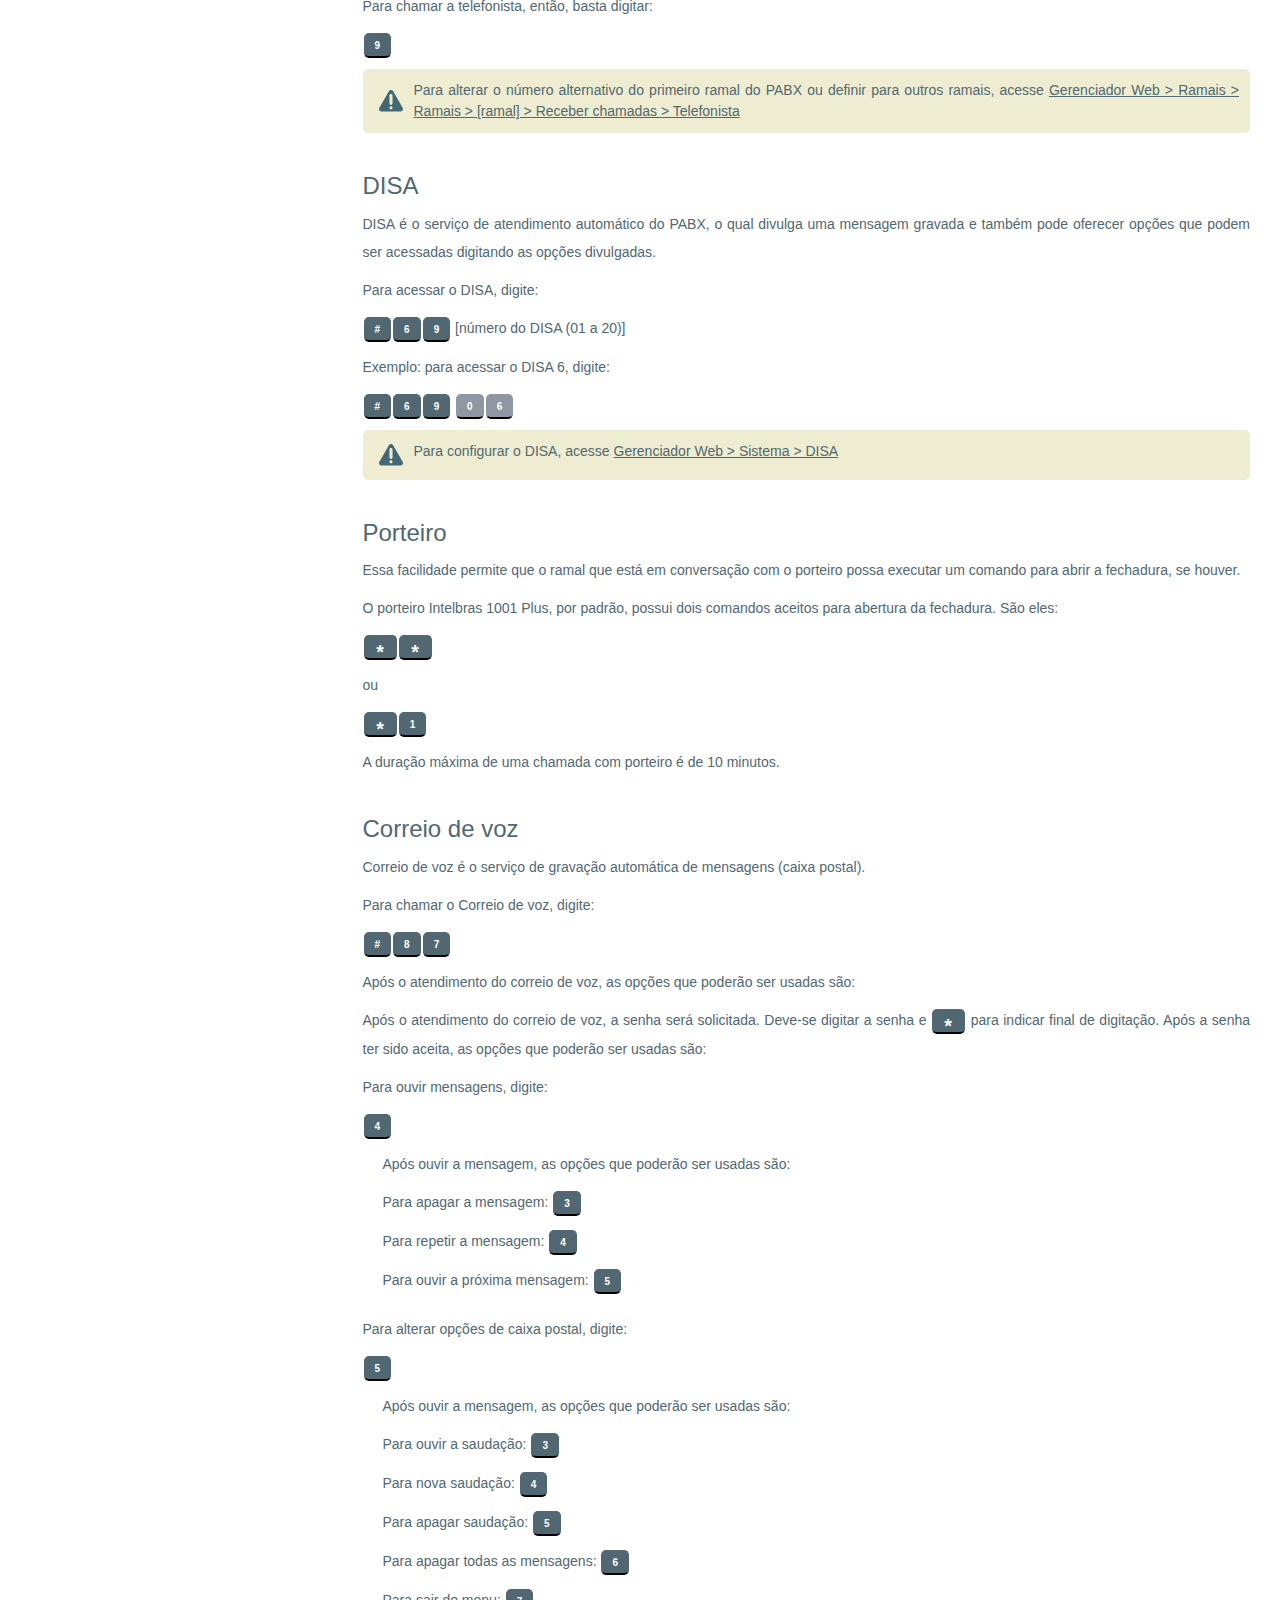
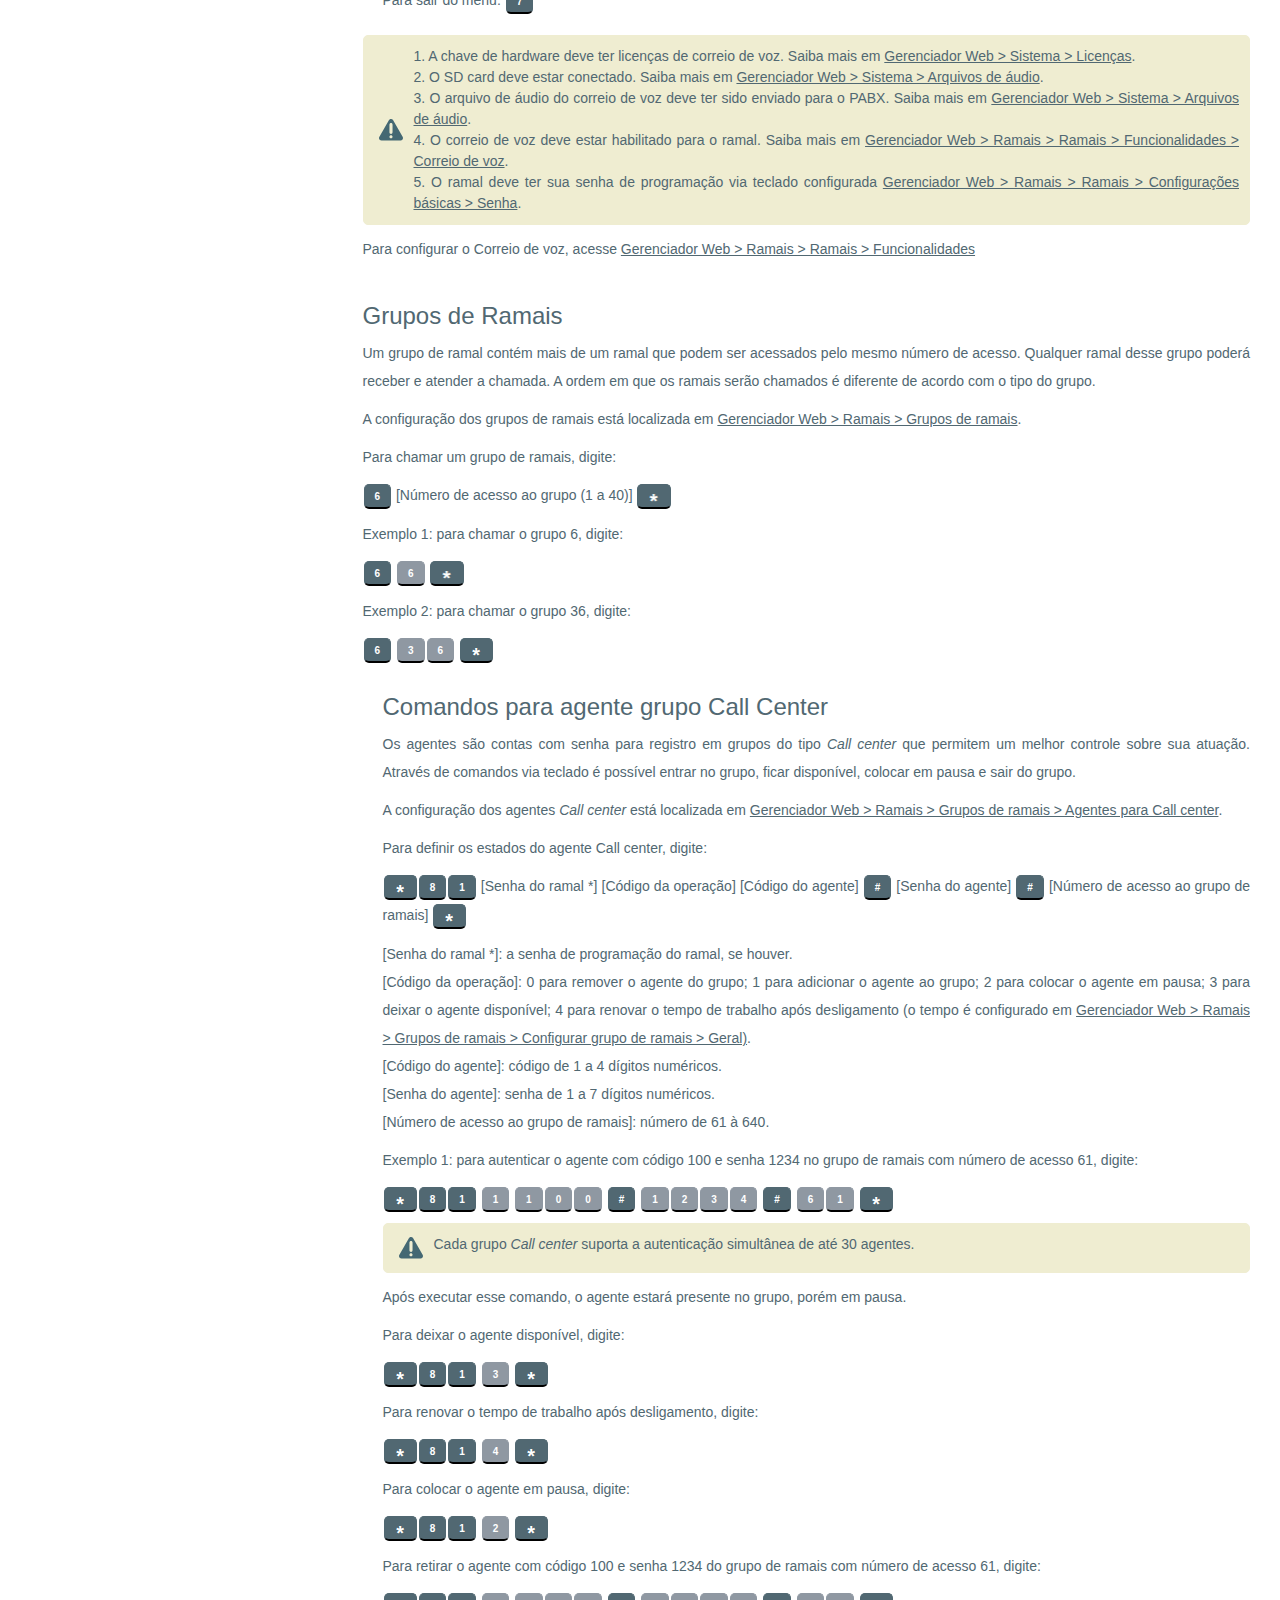
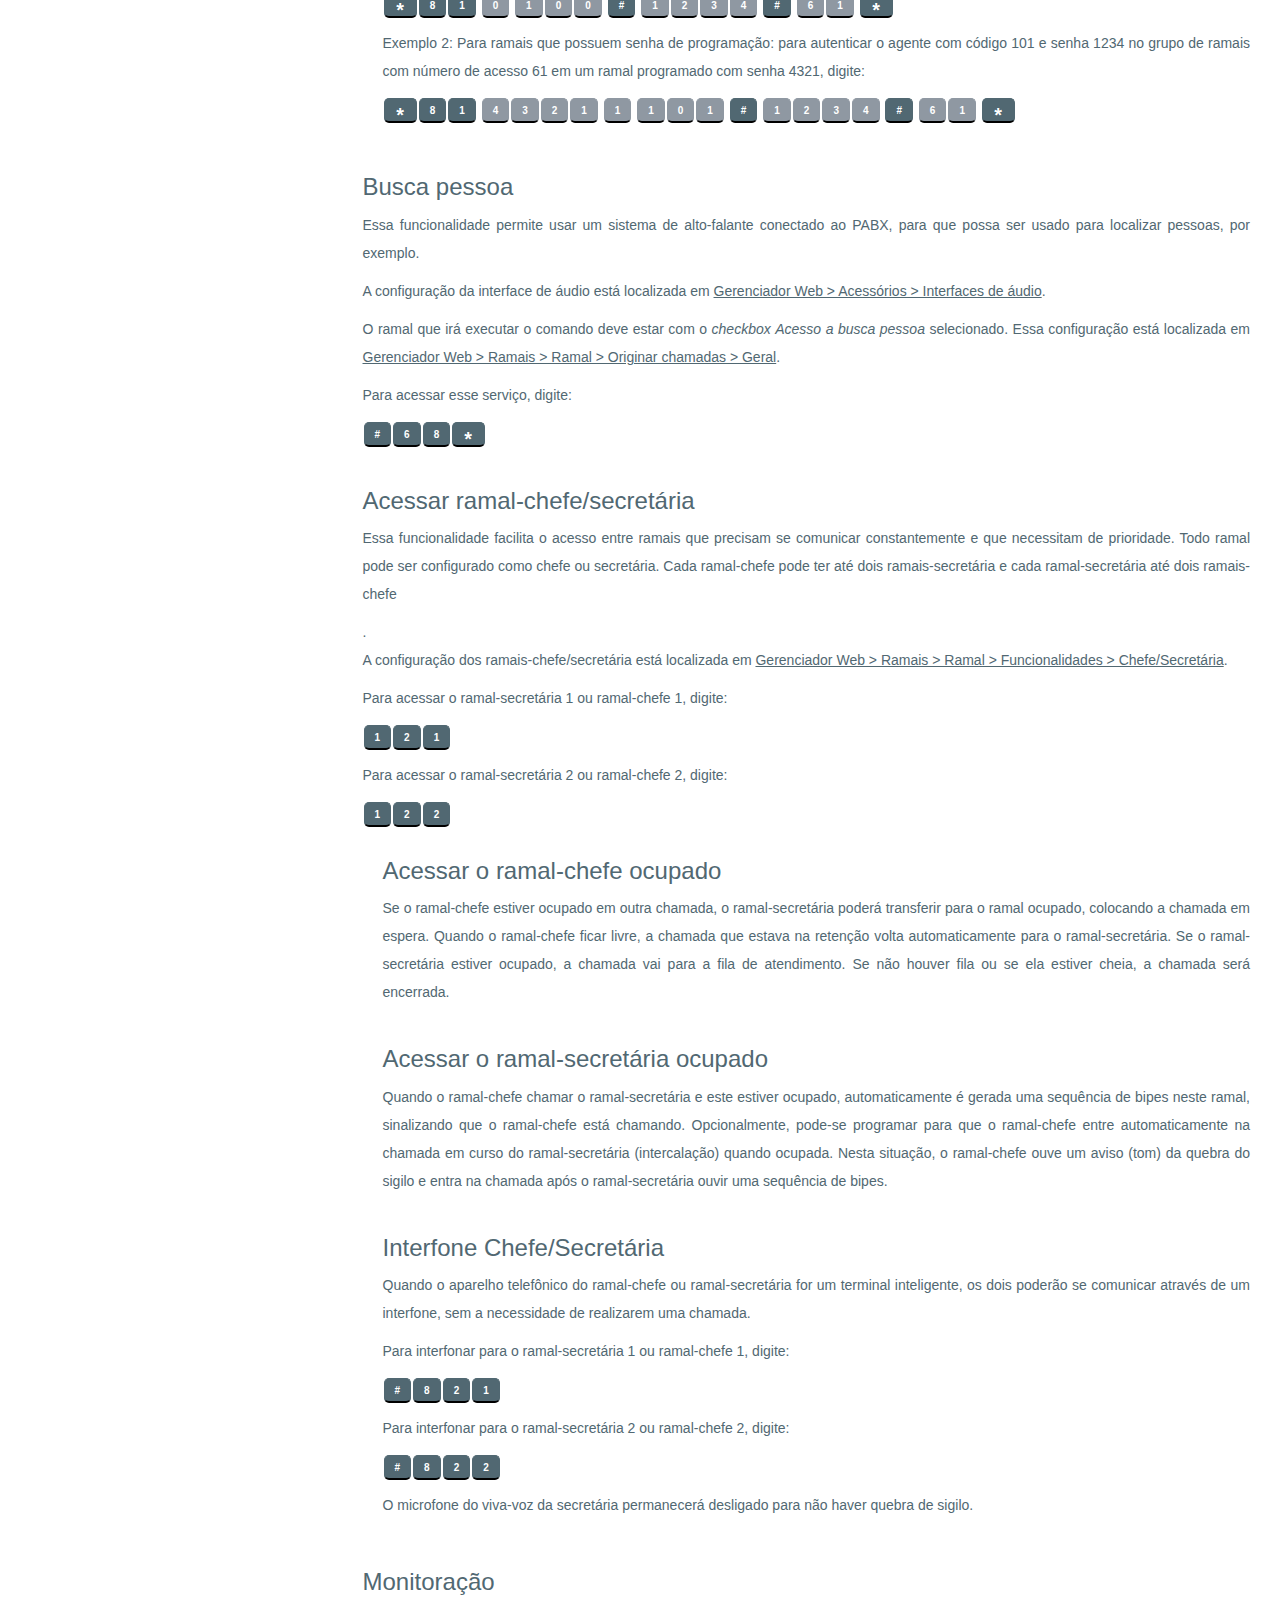
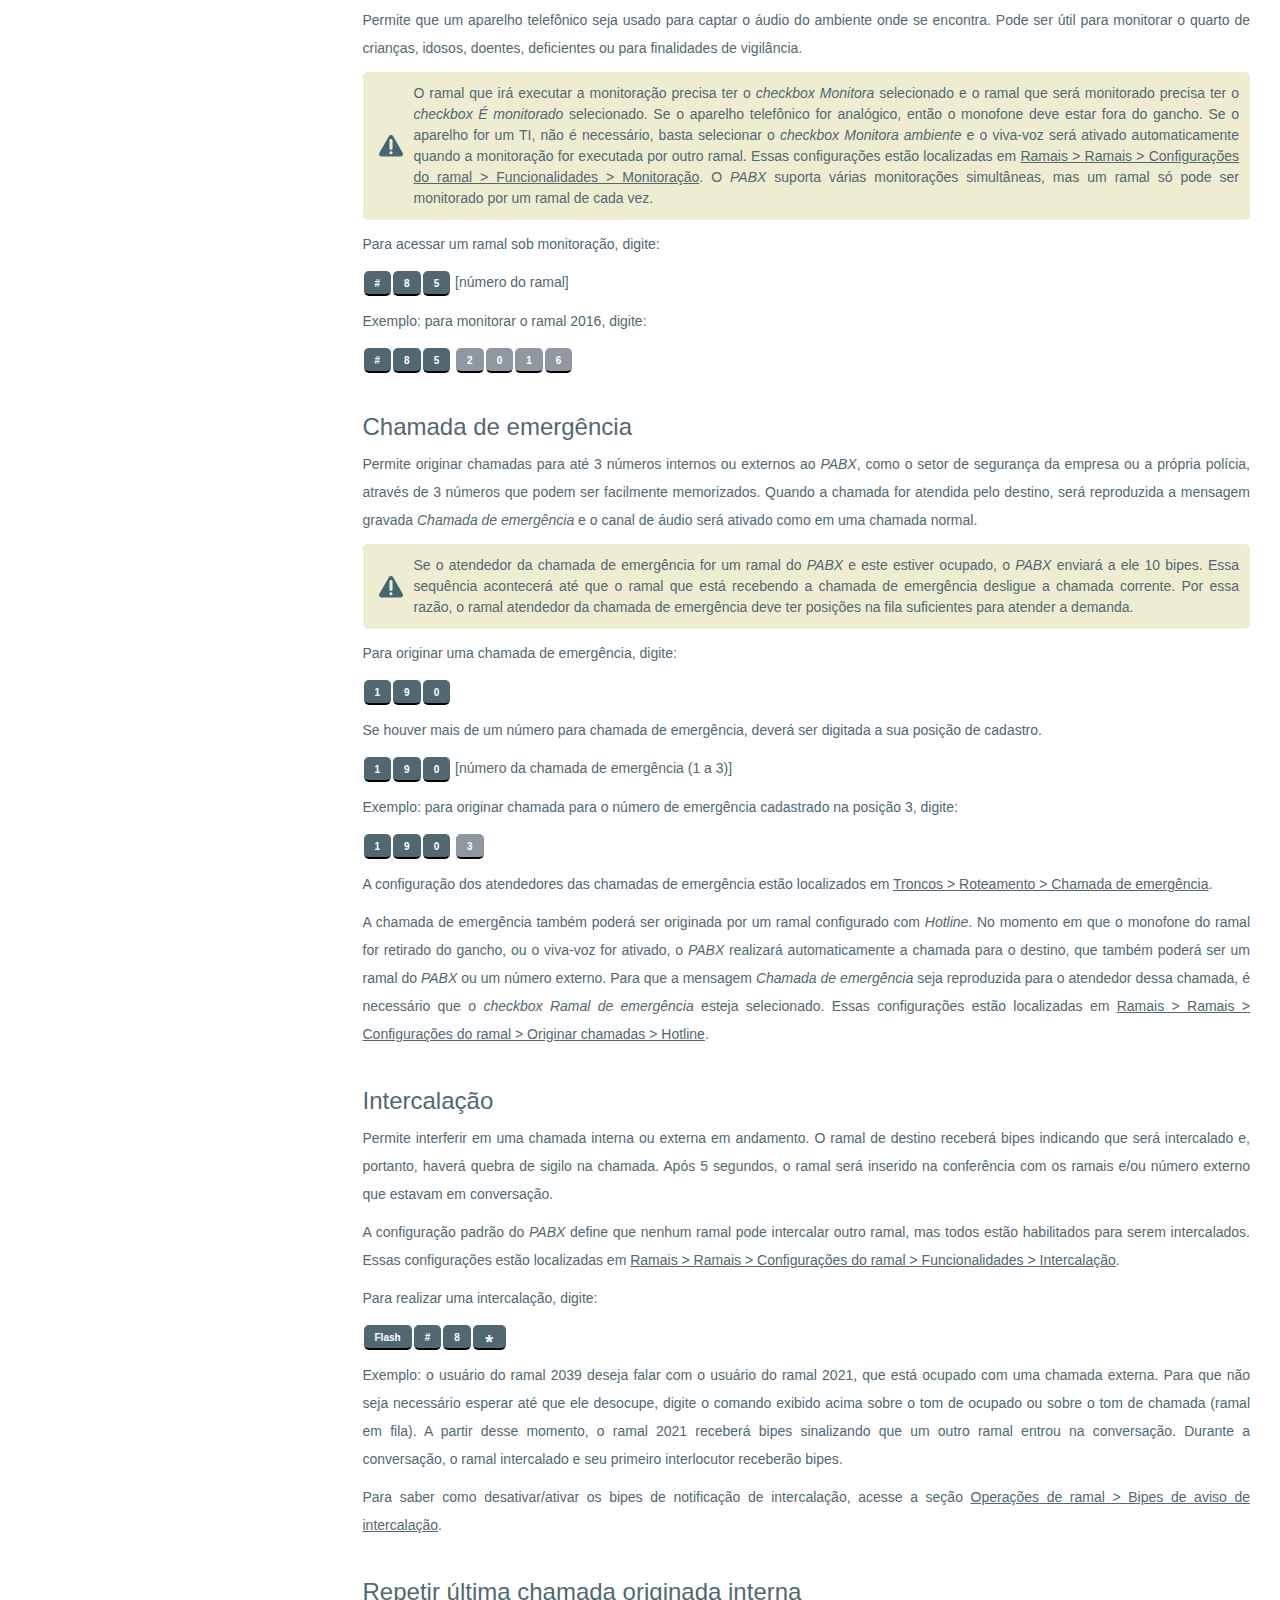
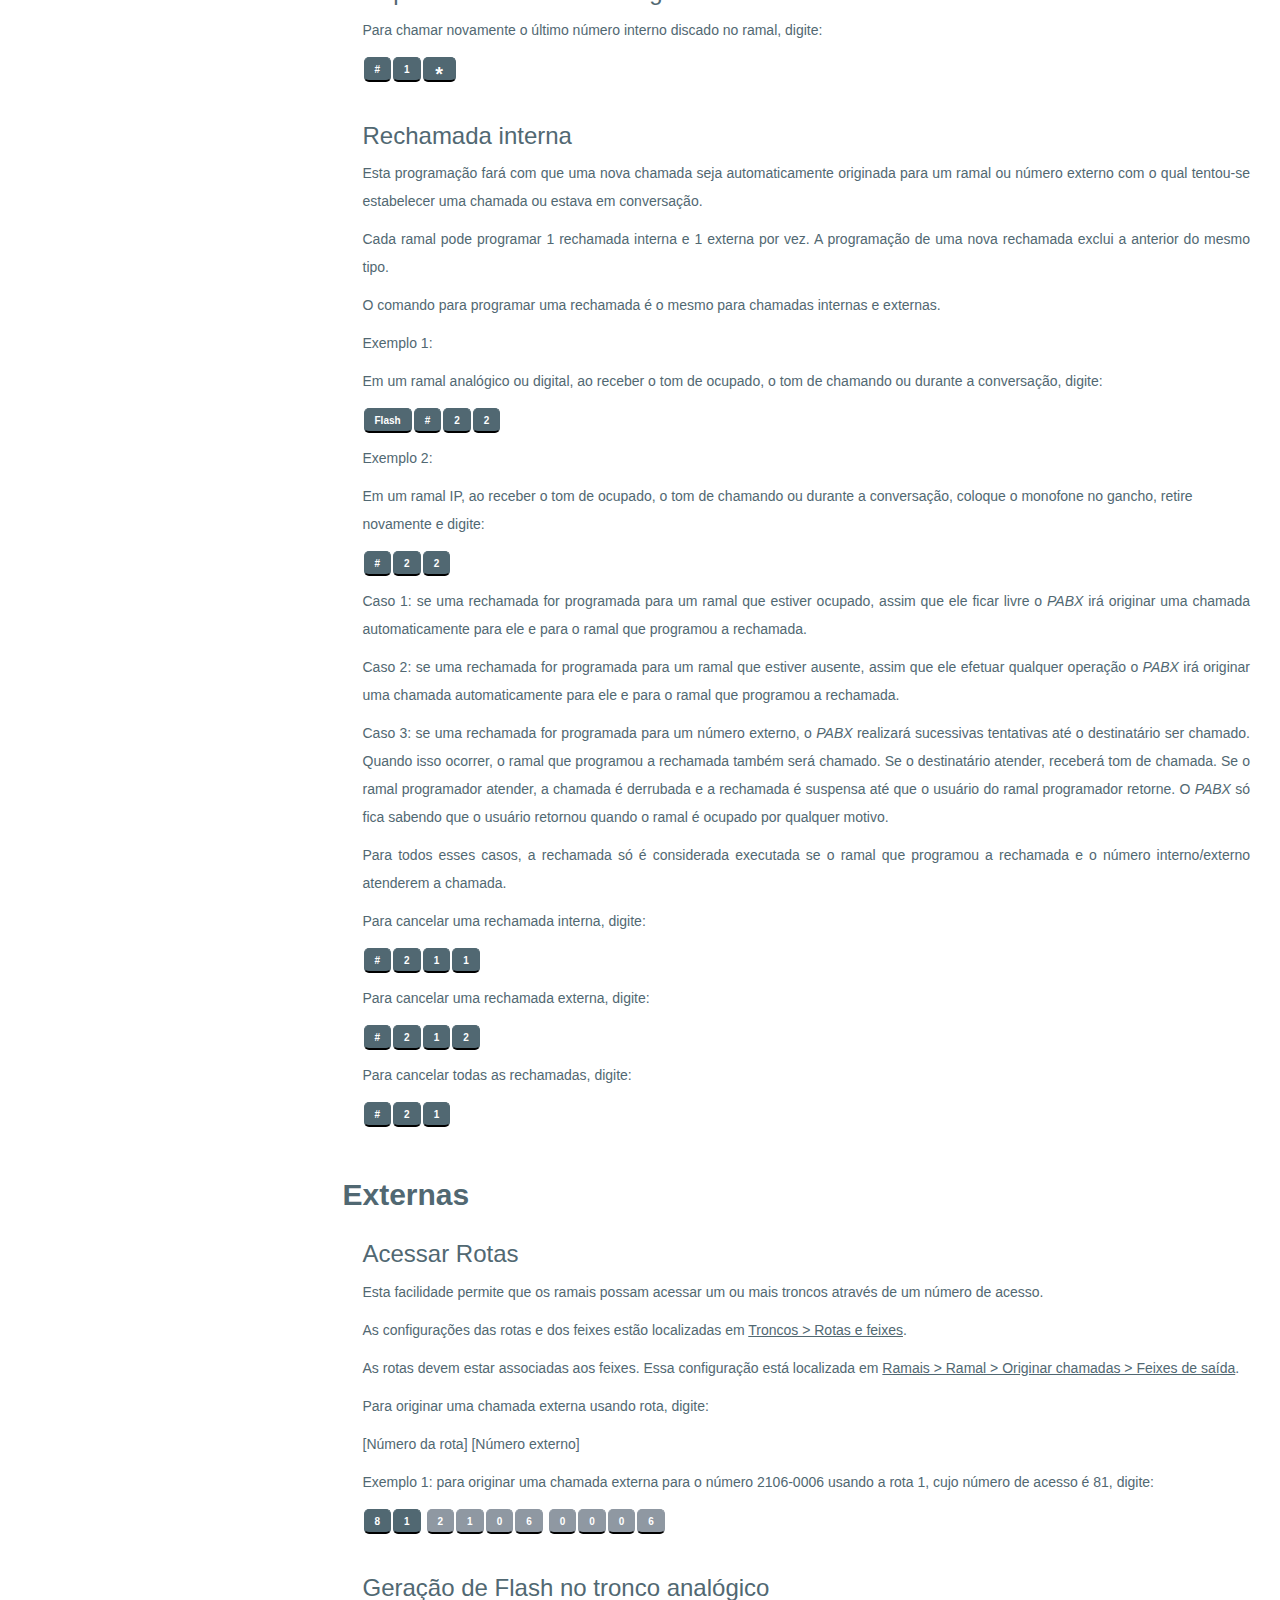
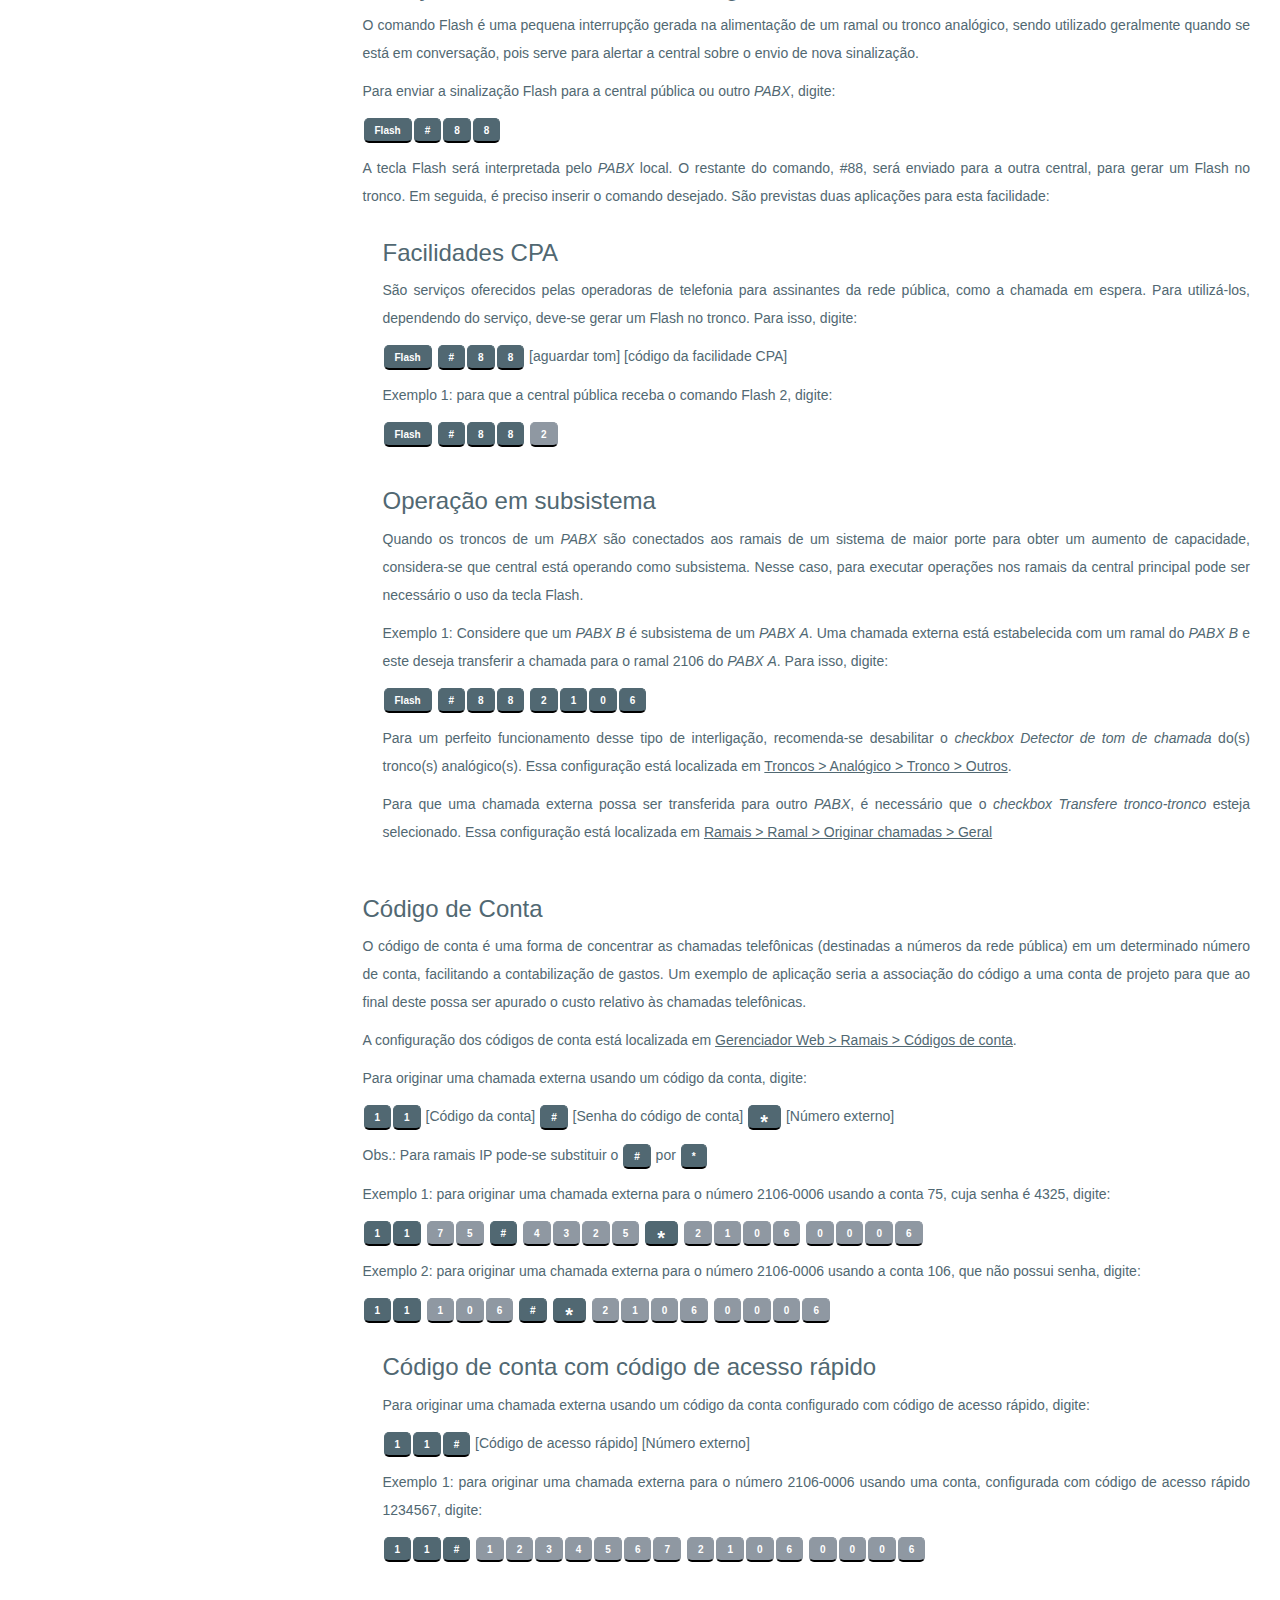
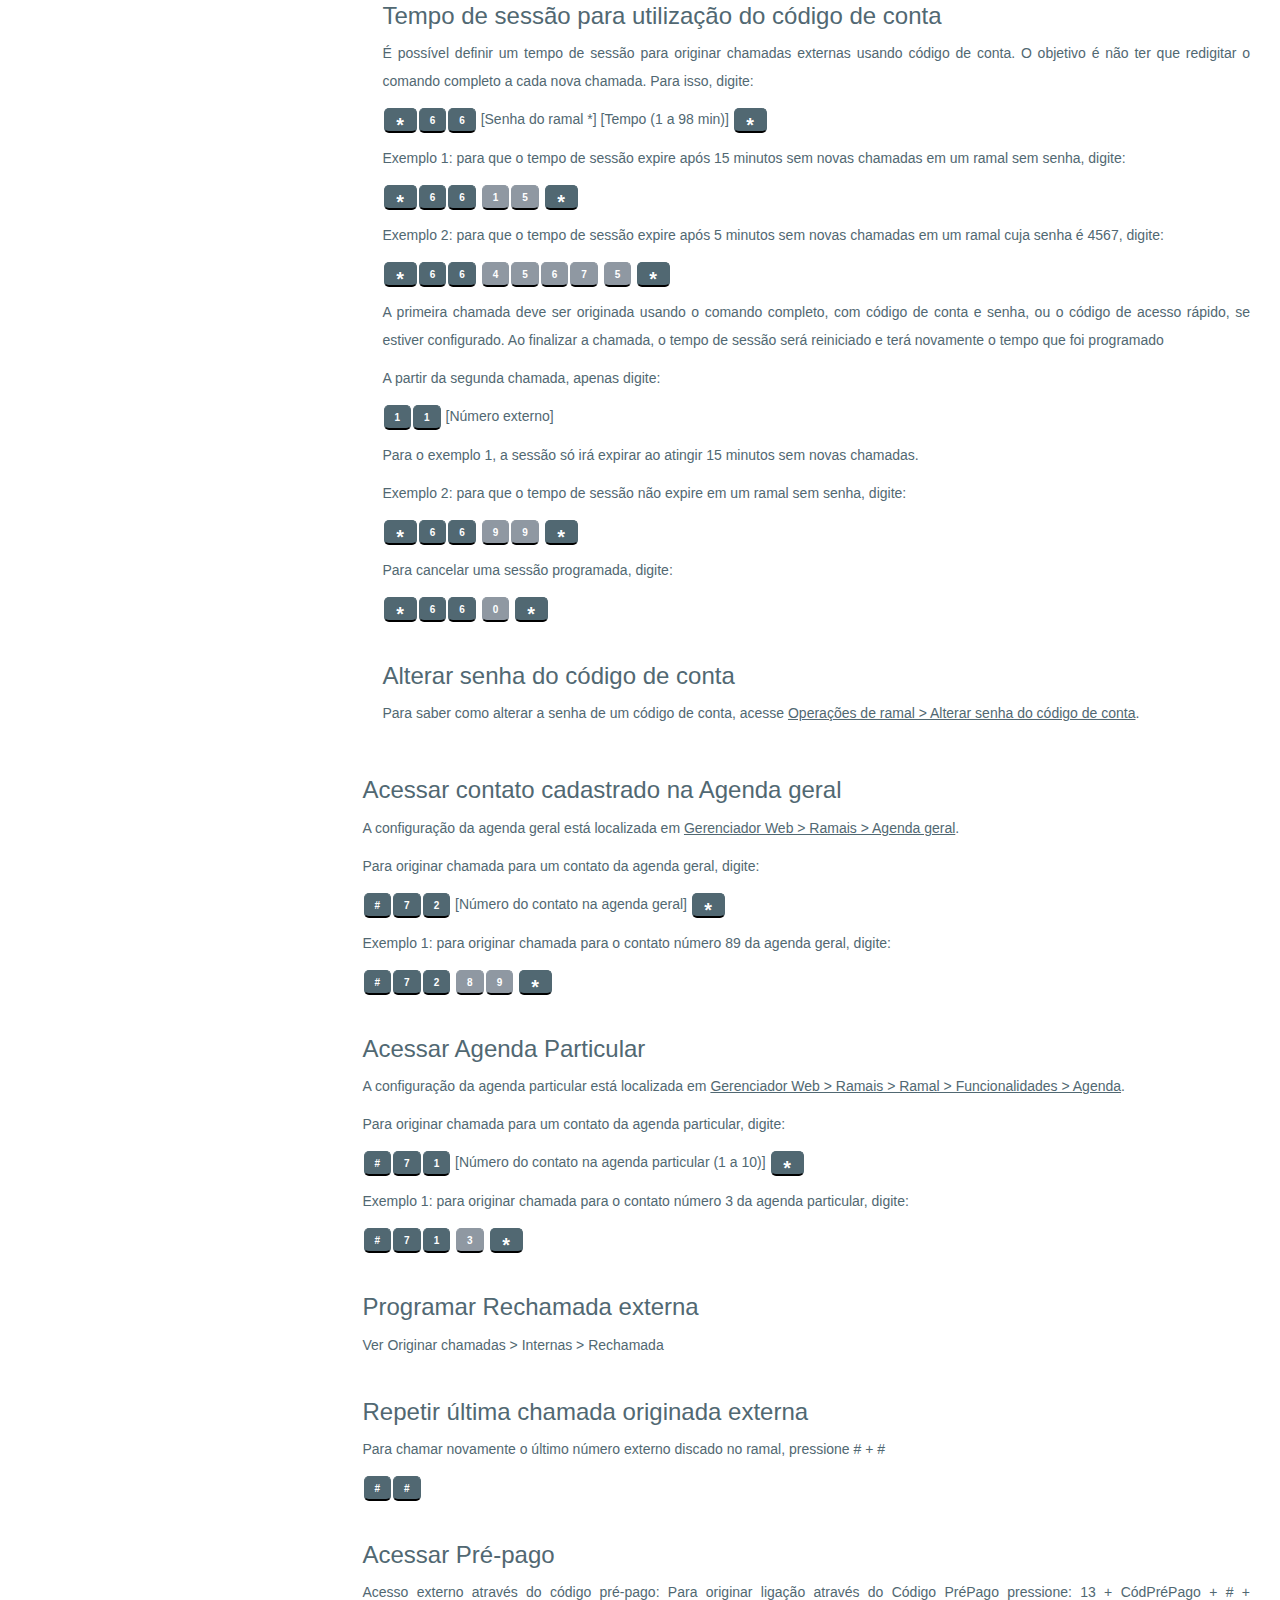
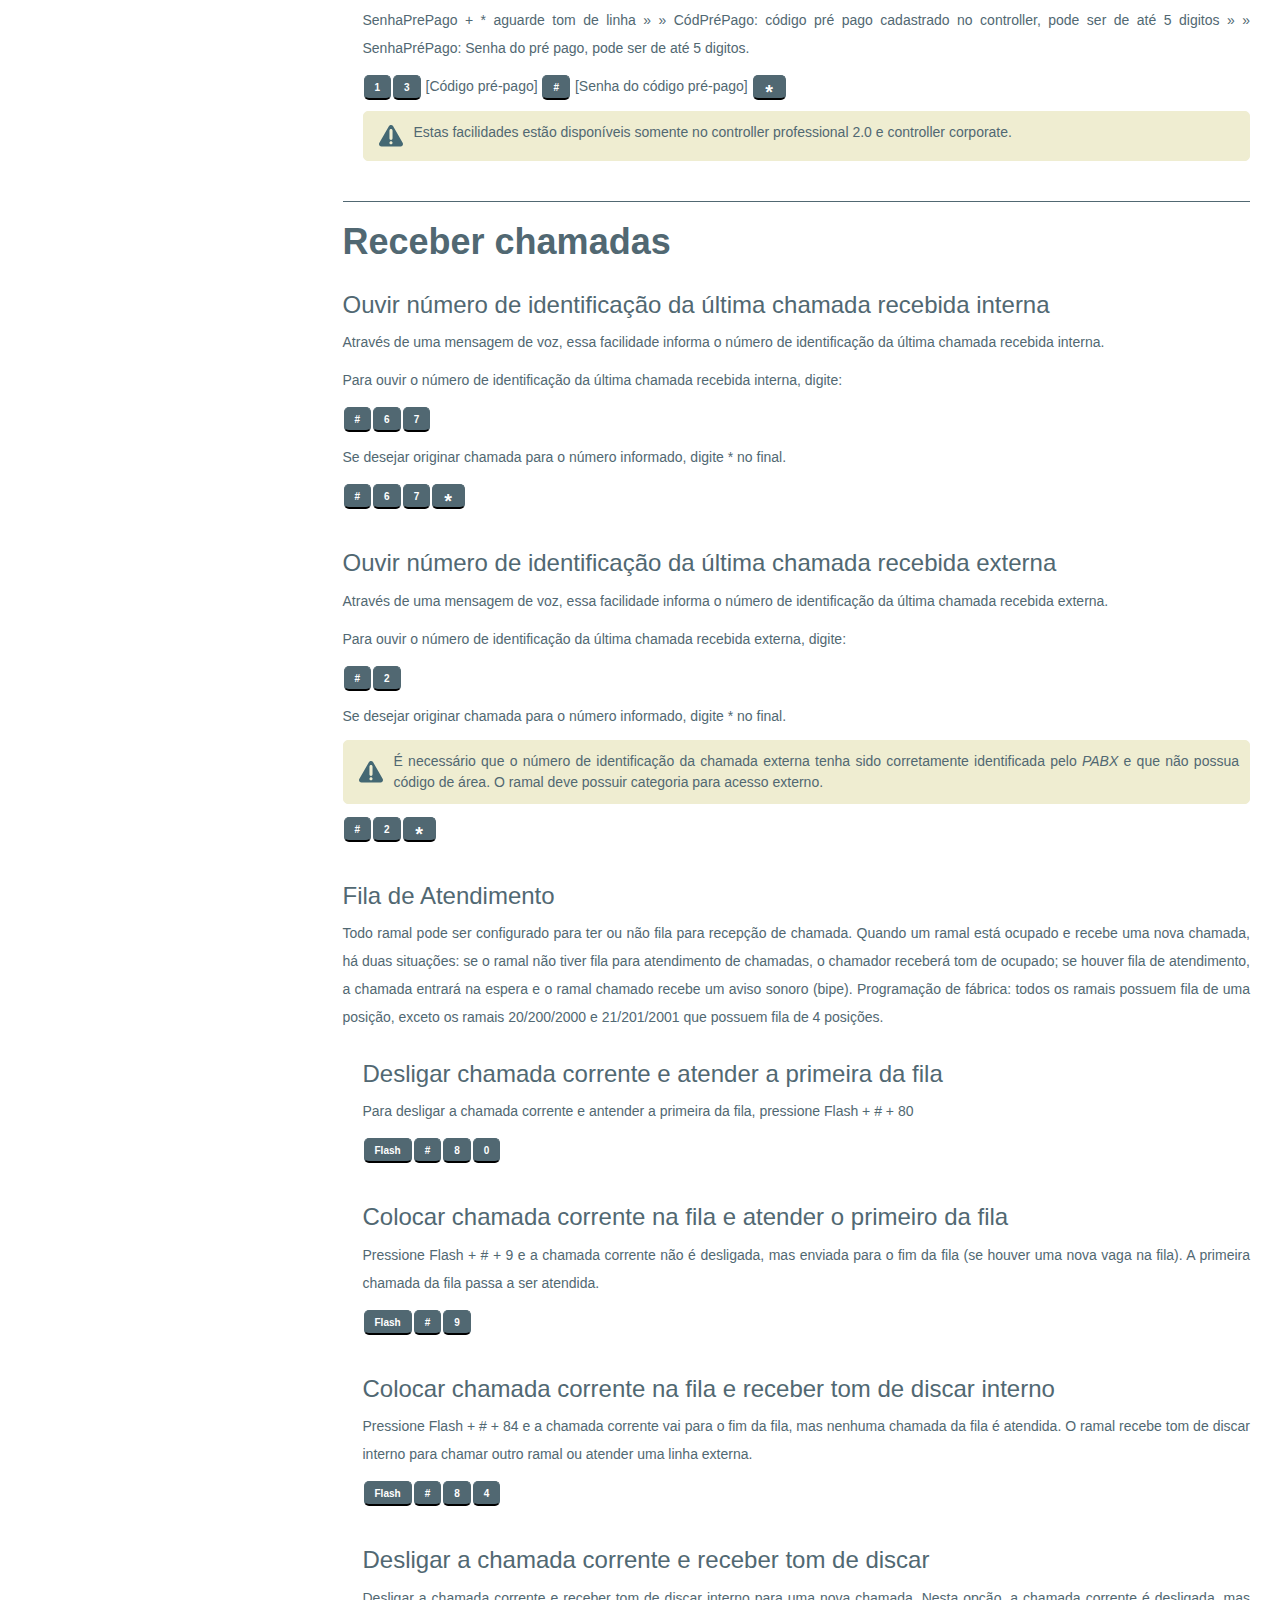
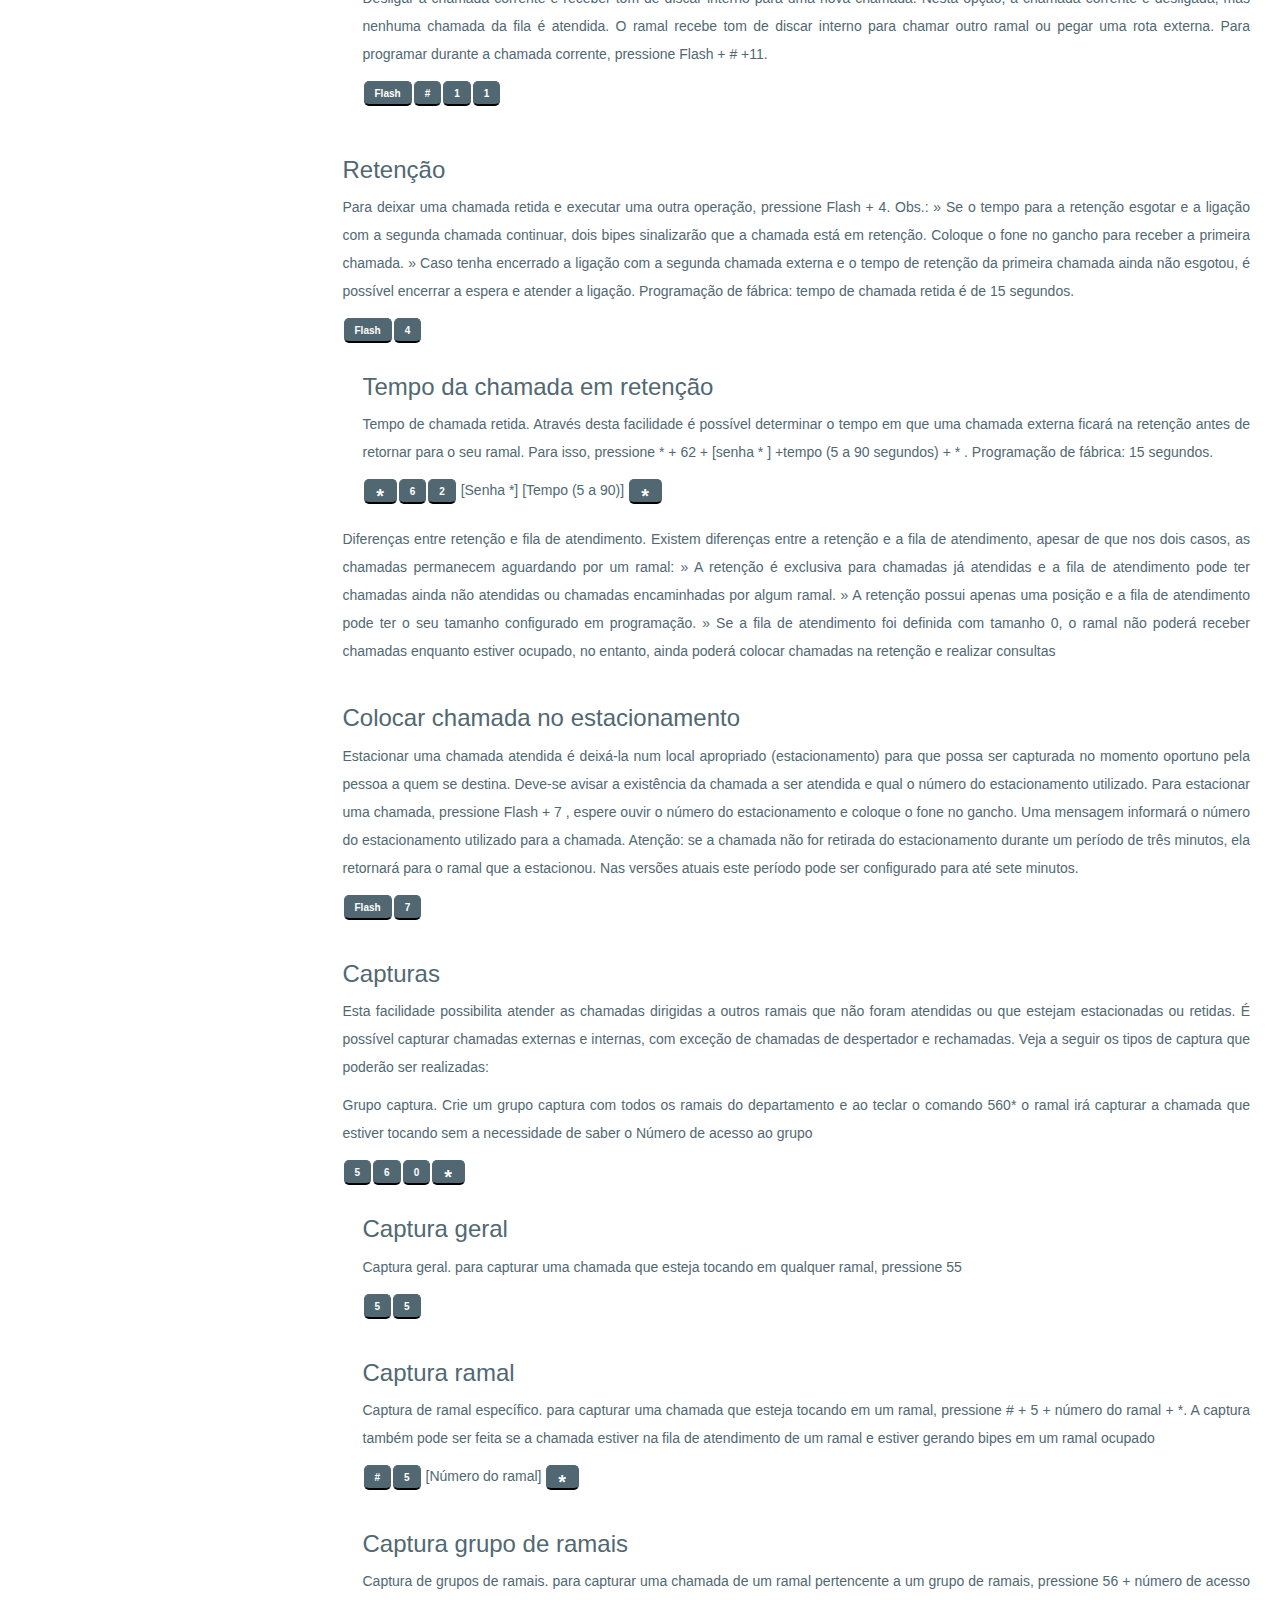
<file: pt-BR/manualOpeRamal_pt-BR.html>
<!DOCTYPE html>
<html>
<head>
    <title>UnniTI | Manual de operações com ramais</title>
    <link href="../res/img/favicon.ico" rel="shortcut icon" />
    <meta charset="utf-8" />
    <meta content="width=device-width, initial-scale=1.0" name="viewport" />
    <link href="../res/css/bootstrap.min.css" rel="stylesheet" />
    <link href="../res/css/manual.css" rel="stylesheet" type="text/css" />
    <script src="../res/js/jquery.min.js"></script>
    <script src="../res/js/bootstrap.min.js"></script>
    <script src="../res/js/animatescroll.js"></script>
    <script src="../res/js/manual.js"></script>
</head>

<body class="scayt-enabled" data-spy="scroll" data-target=".scrollspy">

    <div class="overlay"></div>

    <div class="header no-print">
        <nav class="nav-header">
            <div class="logo">
                <a href="../home.html">
                    <figure>
                        <img class="nav-img" src="../res/img/intelbras_marca.svg">
                    </figure>
                </a>
            </div>
            <div class="iconMenu">
                <a id="toggleMenu">
                    <img src="../res/img/menu.svg">
                </a>
            </div>
            <div style="float: right; top: 16px; position: relative;">
                <select onchange="location = this.value;">
                    <option value="../pt-BR/manualHardware_pt-BR.html" selected>Português</option>
                    <option value="../es/manualHardware_es.html">Español</option>
                    <!-- <option value="../en/manualHardware_en.html">English</option> -->
                </select>
                <a href="#pdf" class="tooltip-left" data-tooltip="Clique para saber como exportar este manual para o formato PDF.">
                    <img src="../res/img/pdf.svg">
                </a>
            </div>
            <ul style="list-style-type: none;">
                <li id="op1" class="nav-option bg1">
                    <a href="manualHardware_pt-BR.html">
                        <div class="ico-option">
                            <?xml version="1.0" encoding="utf-8"?>
                            <svg version="1.1" id="Camada_1" xmlns="http://www.w3.org/2000/svg" xmlns:xlink="http://www.w3.org/1999/xlink" width="40px" height="40px" x="0px" y="0px" viewBox="0 0 88 88" xml:space="preserve">
                                <g>
                                    <path fill="#00A94D" d="M44,1C20.3,1,1,20.3,1,44c0,23.7,19.3,43,43,43c23.8,0,43-19.3,43-43C87,20.3,67.7,1,44,1z M44,83.4
                                        C22.2,83.4,4.6,65.8,4.6,44C4.6,22.2,22.2,4.6,44,4.6c21.8,0,39.4,17.6,39.4,39.4C83.4,65.8,65.8,83.4,44,83.4z"/>
                                    <path fill="#00A94D" d="M60.5,27.3v33.4H27.5V27.3H60.5 M60.9,25.3H27.1c-0.9,0-1.6,0.7-1.6,1.6v34.3c0,0.9,0.7,1.6,1.6,1.6h33.8
                                        c0.9,0,1.6-0.7,1.6-1.6V26.9C62.5,26,61.8,25.3,60.9,25.3L60.9,25.3z"/>
                                    <path fill="#00A94D" d="M49.8,37.3c0.4,0,0.8,0.4,0.8,0.8v11.5c0,0.4-0.4,0.8-0.8,0.8H38.3c-0.4,0-0.8-0.4-0.8-0.8V38.1
                                        c0-0.4,0.4-0.8,0.8-0.8H49.8 M49.8,36.5H38.3c-0.9,0-1.6,0.7-1.6,1.6v11.5c0,0.9,0.7,1.6,1.6,1.6h11.5c0.9,0,1.6-0.7,1.6-1.6V38.1
                                        C51.4,37.2,50.7,36.5,49.8,36.5L49.8,36.5z"/>
                                    <g>
                                        <g>
                                            <rect x="32.1" y="63.8" fill="#00A94D" width="2.2" height="3.6"/>
                                        </g>
                                        <g>
                                            <rect x="37.5" y="63.8" fill="#00A94D" width="2.2" height="3.6"/>
                                        </g>
                                        <g>
                                            <rect x="42.9" y="63.8" fill="#00A94D" width="2.2" height="3.6"/>
                                        </g>
                                        <g>
                                            <rect x="48.3" y="63.8" fill="#00A94D" width="2.2" height="3.6"/>
                                        </g>
                                        <g>
                                            <rect x="53.7" y="63.8" fill="#00A94D" width="2.2" height="3.6"/>
                                        </g>
                                    </g>
                                    <g>
                                        <g>
                                            <rect x="32.1" y="20.6" fill="#00A94D" width="2.2" height="3.6"/>
                                        </g>
                                        <g>
                                            <rect x="37.5" y="20.6" fill="#00A94D" width="2.2" height="3.6"/>
                                        </g>
                                        <g>
                                            <rect x="42.9" y="20.6" fill="#00A94D" width="2.2" height="3.6"/>
                                        </g>
                                        <g>
                                            <rect x="48.3" y="20.6" fill="#00A94D" width="2.2" height="3.6"/>
                                        </g>
                                        <g>
                                            <rect x="53.7" y="20.6" fill="#00A94D" width="2.2" height="3.6"/>
                                        </g>
                                    </g>
                                    <g>
                                        <g>
                                            <rect x="20.5" y="32.1" fill="#00A94D" width="3.6" height="2.2"/>
                                        </g>
                                        <g>
                                            <rect x="20.5" y="37.5" fill="#00A94D" width="3.6" height="2.2"/>
                                        </g>
                                        <g>
                                            <rect x="20.5" y="42.9" fill="#00A94D" width="3.6" height="2.2"/>
                                        </g>
                                        <g>
                                            <rect x="20.5" y="48.3" fill="#00A94D" width="3.6" height="2.2"/>
                                        </g>
                                        <g>
                                            <rect x="20.5" y="53.7" fill="#00A94D" width="3.6" height="2.2"/>
                                        </g>
                                    </g>
                                    <g>
                                        <g>
                                            <rect x="63.9" y="32.1" fill="#00A94D" width="3.6" height="2.2"/>
                                        </g>
                                        <g>
                                            <rect x="63.9" y="37.5" fill="#00A94D" width="3.6" height="2.2"/>
                                        </g>
                                        <g>
                                            <rect x="63.9" y="42.9" fill="#00A94D" width="3.6" height="2.2"/>
                                        </g>
                                        <g>
                                            <rect x="63.9" y="48.3" fill="#00A94D" width="3.6" height="2.2"/>
                                        </g>
                                        <g>
                                            <rect x="63.9" y="53.7" fill="#00A94D" width="3.6" height="2.2"/>
                                        </g>
                                    </g>
                                    <g>
                                        <g>
                                            <rect x="53.7" y="38.5" fill="#00A94D" width="2.3" height="2.2"/>
                                        </g>
                                        <g>
                                            <rect x="53.7" y="42.7" fill="#00A94D" width="2.3" height="2.2"/>
                                        </g>
                                        <g>
                                            <rect x="53.7" y="47" fill="#00A94D" width="2.3" height="2.2"/>
                                        </g>
                                    </g>
                                    <g>
                                        <g>
                                            <rect x="32.2" y="38.5" fill="#00A94D" width="2.3" height="2.2"/>
                                        </g>
                                        <g>
                                            <rect x="32.2" y="42.7" fill="#00A94D" width="2.3" height="2.2"/>
                                        </g>
                                        <g>
                                            <rect x="32.2" y="47" fill="#00A94D" width="2.3" height="2.2"/>
                                        </g>
                                    </g>
                                    <g>
                                        <g>
                                            <rect x="47.2" y="53.6" fill="#00A94D" width="2.2" height="2.3"/>
                                        </g>
                                        <g>
                                            <rect x="43" y="53.6" fill="#00A94D" width="2.2" height="2.3"/>
                                        </g>
                                        <g>
                                            <rect x="38.7" y="53.6" fill="#00A94D" width="2.2" height="2.3"/>
                                        </g>
                                    </g>
                                    <g>
                                        <g>
                                            <rect x="47.2" y="32.1" fill="#00A94D" width="2.2" height="2.3"/>
                                        </g>
                                        <g>
                                            <rect x="43" y="32.1" fill="#00A94D" width="2.2" height="2.3"/>
                                        </g>
                                        <g>
                                            <rect x="38.7" y="32.1" fill="#00A94D" width="2.2" height="2.3"/>
                                        </g>
                                    </g>
                                </g>
                            </svg>
                        </div>
                        <span class="title-option">
                            Manual do hardware
                        </span>
                        <span class="title-option m">
                            Hardware
                        </span>
                    </a>
                </li>

                <li id="op2" class="nav-option bg2">
                    <a href="manualGerWeb_pt-BR.html">
                        <div class="ico-option">
                            <?xml version="1.0" encoding="utf-8"?>
                            <!-- Generator: Adobe Illustrator 21.1.0, SVG Export Plug-In . SVG Version: 6.00 Build 0)  -->
                            <svg version="1.1" id="Camada_1" xmlns="http://www.w3.org/2000/svg" xmlns:xlink="http://www.w3.org/1999/xlink" width="40px" height="40px" x="0px" y="0px"
                                 viewBox="0 0 88 88" style="enable-background:new 0 0 88 88;" xml:space="preserve">
                                <g>
                                    <path fill="#00A94D" d="M44,1C20.3,1,1,20.3,1,44c0,23.7,19.3,43,43,43c23.8,0,43-19.3,43-43C87,20.3,67.7,1,44,1z M44,83.4
                                        C22.2,83.4,4.6,65.8,4.6,44C4.6,22.2,22.2,4.6,44,4.6c21.8,0,39.4,17.6,39.4,39.4C83.4,65.8,65.8,83.4,44,83.4z"/>
                                    <path fill="#00A94D" d="M68.9,23.3H19.1c-1.9,0-3.4,1.5-3.4,3.4v34.5c0,1.9,1.5,3.4,3.4,3.4h49.9c1.9,0,3.4-1.5,3.4-3.4V26.7
                                        C72.4,24.8,70.8,23.3,68.9,23.3z M68.5,25c0.5,0,1,0.4,1,1c0,0.5-0.4,1-1,1c-0.5,0-1-0.4-1-1C67.6,25.4,68,25,68.5,25z M65,25
                                        c0.5,0,1,0.4,1,1c0,0.5-0.4,1-1,1c-0.5,0-1-0.4-1-1C64,25.4,64.4,25,65,25z M61.4,25c0.5,0,1,0.4,1,1c0,0.5-0.4,1-1,1
                                        c-0.5,0-1-0.4-1-1C60.4,25.4,60.9,25,61.4,25z M70.5,59.4c0,1.8-1.5,3.3-3.4,3.3H21c-1.9,0-3.4-1.5-3.4-3.3V31.8
                                        c0-1.8,1.5-3.3,3.4-3.3H67c1.9,0,3.4,1.5,3.4,3.3V59.4z"/>
                                    <g>
                                        <g>
                                            <path fill="#00A94D" d="M65.8,59.8H38.7c-1.3,0-2.4-1.1-2.4-2.4v-3.9c0-1.3,1.1-2.4,2.4-2.4h27.1c1.3,0,2.4,1.1,2.4,2.4v3.9
                                                C68.2,58.7,67.1,59.8,65.8,59.8z M38.7,52.3c-0.6,0-1.2,0.5-1.2,1.2v3.9c0,0.6,0.5,1.2,1.2,1.2h27.1c0.6,0,1.2-0.5,1.2-1.2v-3.9
                                                c0-0.6-0.5-1.2-1.2-1.2H38.7z"/>
                                        </g>
                                        <g>
                                            <path fill="#00A94D" d="M65.8,48.6H38.7c-1.3,0-2.4-1.1-2.4-2.4V34.8c0-1.3,1.1-2.4,2.4-2.4h27.1c1.3,0,2.4,1.1,2.4,2.4v11.4
                                                C68.2,47.5,67.1,48.6,65.8,48.6z M38.7,33.6c-0.6,0-1.2,0.5-1.2,1.2v11.4c0,0.6,0.5,1.2,1.2,1.2h27.1c0.6,0,1.2-0.5,1.2-1.2V34.8
                                                c0-0.6-0.5-1.2-1.2-1.2H38.7z"/>
                                        </g>
                                        <g>
                                            <rect x="19.9" y="33" fill="#00A94D" width="12.9" height="1.8"/>
                                        </g>
                                        <g>
                                            <rect x="19.9" y="39.1" fill="#00A94D" width="12.9" height="1.8"/>
                                        </g>
                                        <g>
                                            <rect x="19.9" y="51.3" fill="#00A94D" width="12.9" height="1.8"/>
                                        </g>
                                        <g>
                                            <rect x="19.9" y="45.2" fill="#00A94D" width="12.9" height="1.8"/>
                                        </g>
                                        <g>
                                            <rect x="19.9" y="57.3" fill="#00A94D" width="12.9" height="1.8"/>
                                        </g>
                                    </g>
                                </g>
                            </svg>
                        </div>
                        <span class="title-option">
                            Manual do gerenciador web
                        </span>
                        <span class="title-option m">
                            Gerenciador web
                        </span>
                    </a>
                </li>

                <li id="op3" class="nav-option bg3">
                    <a href="manualOpeRamal_pt-BR.html">
                        <div class="ico-option">
                            <?xml version="1.0" encoding="utf-8"?>
                            <!-- Generator: Adobe Illustrator 21.1.0, SVG Export Plug-In . SVG Version: 6.00 Build 0)  -->
                            <svg version="1.1" id="Camada_1" xmlns="http://www.w3.org/2000/svg" xmlns:xlink="http://www.w3.org/1999/xlink" width="40px" height="40px" x="0px" y="0px"
                                 viewBox="0 0 88 88" style="enable-background:new 0 0 88 88;" xml:space="preserve">
                                <g>
                                    <path fill="#00A94D" d="M44,1C20.3,1,1,20.3,1,44c0,23.7,19.3,43,43,43c23.8,0,43-19.3,43-43C87,20.3,67.7,1,44,1z M44,83.4
                                        C22.2,83.4,4.6,65.8,4.6,44C4.6,22.2,22.2,4.6,44,4.6c21.8,0,39.4,17.6,39.4,39.4C83.4,65.8,65.8,83.4,44,83.4z"/>
                                    <g>
                                        <g>
                                            <path fill="#00A94D" d="M61.5,35.4H43.8c-1,0-1.7-0.8-1.7-1.7v-9.5c0-1,0.8-1.7,1.7-1.7h17.7c1,0,1.7,0.8,1.7,1.7v9.5
                                                C63.2,34.6,62.4,35.4,61.5,35.4z M43.8,23.7c-0.2,0-0.4,0.2-0.4,0.5v9.5c0,0.2,0.2,0.4,0.4,0.4h17.7c0.2,0,0.4-0.2,0.4-0.4v-9.5
                                                c0-0.2-0.2-0.5-0.4-0.5H43.8z"/>
                                        </g>
                                        <path fill="#00A94D" d="M68.5,20L68.5,20c-0.1-1.1-0.9-1.9-1.9-1.9H38.8c-1.1,0-1.9,0.8-2,1.9l0,3.7h-1.1l0-1.7
                                            c0-0.9-0.6-1.6-1.5-1.7c-2.7-0.3-6.9-0.3-9.8,0c-0.8,0.2-1.4,0.9-1.3,1.8v1.6h-1.7c-1.1,0-1.9,0.8-1.9,1.9l0,42.3
                                            c0.1,1.1,0.8,1.9,1.9,2h45.2c1,0,1.8-0.8,1.9-2L68.5,20z M25.4,22.5c2.5-0.2,5.8-0.2,8.1,0l0,40.6c-1.3,0.3-2.7,0.5-4,0.5
                                            c-1.3,0-2.7-0.2-4-0.5V23.7h0V22.5z M21.8,67.6l0-41.5h1.2l0,17v20.5c0,0.9,0.6,1.6,1.4,1.7c1.6,0.4,3.3,0.7,5,0.7c0,0,0,0,0,0
                                            c1.7,0,3.3-0.2,5-0.7c0.8-0.2,1.3-0.8,1.3-1.7l0-37.5h3.3l0-5.6h27.1l0,47.2L21.8,67.6z"/>
                                        <g>
                                            <path fill="#00A94D" d="M43.5,44.1h4c0.4,0,0.7,0.3,0.7,0.7v2.1c0,0.4-0.3,0.7-0.7,0.7h-4c-0.4,0-0.7-0.3-0.7-0.7v-2.1
                                                C42.8,44.4,43.1,44.1,43.5,44.1L43.5,44.1z"/>
                                        </g>
                                        <g>
                                            <path fill="#00A94D" d="M43.3,38h4.3c0.3,0,0.5,0.2,0.5,0.5V40c0,0.3-0.2,0.5-0.5,0.5h-4.3c-0.3,0-0.5-0.2-0.5-0.5v-1.5
                                                C42.8,38.2,43.1,38,43.3,38L43.3,38z"/>
                                        </g>
                                        <g>
                                            <path fill="#00A94D" d="M43.5,49.5h4c0.4,0,0.7,0.3,0.7,0.7v2.1c0,0.4-0.3,0.7-0.7,0.7h-4c-0.4,0-0.7-0.3-0.7-0.7v-2.1
                                                C42.8,49.8,43.1,49.5,43.5,49.5L43.5,49.5z"/>
                                        </g>
                                        <g>
                                            <path fill="#00A94D" d="M43.5,54.9h4c0.4,0,0.7,0.3,0.7,0.7v2.1c0,0.4-0.3,0.7-0.7,0.7h-4c-0.4,0-0.7-0.3-0.7-0.7v-2.1
                                                C42.8,55.2,43.1,54.9,43.5,54.9L43.5,54.9z"/>
                                        </g>
                                        <g>
                                            <path fill="#00A94D" d="M43.5,60.2h4c0.4,0,0.7,0.3,0.7,0.7V63c0,0.4-0.3,0.7-0.7,0.7h-4c-0.4,0-0.7-0.3-0.7-0.7v-2.1
                                                C42.8,60.5,43.1,60.2,43.5,60.2L43.5,60.2z"/>
                                        </g>
                                        <g>
                                            <path fill="#00A94D" d="M50.7,44.1h4c0.4,0,0.7,0.3,0.7,0.7v2.1c0,0.4-0.3,0.7-0.7,0.7h-4c-0.4,0-0.7-0.3-0.7-0.7v-2.1
                                                C50,44.4,50.3,44.1,50.7,44.1L50.7,44.1z"/>
                                        </g>
                                        <g>
                                            <path fill="#00A94D" d="M50.5,38h4.3c0.3,0,0.5,0.2,0.5,0.5V40c0,0.3-0.2,0.5-0.5,0.5h-4.3c-0.3,0-0.5-0.2-0.5-0.5v-1.5
                                                C50,38.2,50.2,38,50.5,38L50.5,38z"/>
                                        </g>
                                        <g>
                                            <path fill="#00A94D" d="M50.7,49.5h4c0.4,0,0.7,0.3,0.7,0.7v2.1c0,0.4-0.3,0.7-0.7,0.7h-4c-0.4,0-0.7-0.3-0.7-0.7v-2.1
                                                C50,49.8,50.3,49.5,50.7,49.5L50.7,49.5z"/>
                                        </g>
                                        <g>
                                            <path fill="#00A94D" d="M50.7,54.9h4c0.4,0,0.7,0.3,0.7,0.7v2.1c0,0.4-0.3,0.7-0.7,0.7h-4c-0.4,0-0.7-0.3-0.7-0.7v-2.1
                                                C50,55.2,50.3,54.9,50.7,54.9L50.7,54.9z"/>
                                        </g>
                                        <g>
                                            <path fill="#00A94D" d="M50.7,60.2h4c0.4,0,0.7,0.3,0.7,0.7V63c0,0.4-0.3,0.7-0.7,0.7h-4c-0.4,0-0.7-0.3-0.7-0.7v-2.1
                                                C50,60.5,50.3,60.2,50.7,60.2L50.7,60.2z"/>
                                        </g>
                                        <g>
                                            <path fill="#00A94D" d="M57.8,44.1h4c0.4,0,0.7,0.3,0.7,0.7v2.1c0,0.4-0.3,0.7-0.7,0.7h-4c-0.4,0-0.7-0.3-0.7-0.7v-2.1
                                                C57.2,44.4,57.5,44.1,57.8,44.1L57.8,44.1z"/>
                                        </g>
                                        <g>
                                            <path fill="#00A94D" d="M57.6,38H62c0.3,0,0.5,0.2,0.5,0.5V40c0,0.3-0.2,0.5-0.5,0.5h-4.3c-0.3,0-0.5-0.2-0.5-0.5v-1.5
                                                C57.2,38.2,57.4,38,57.6,38L57.6,38z"/>
                                        </g>
                                        <g>
                                            <path fill="#00A94D" d="M57.8,49.5h4c0.4,0,0.7,0.3,0.7,0.7v2.1c0,0.4-0.3,0.7-0.7,0.7h-4c-0.4,0-0.7-0.3-0.7-0.7v-2.1
                                                C57.2,49.8,57.5,49.5,57.8,49.5L57.8,49.5z"/>
                                        </g>
                                        <g>
                                            <path fill="#00A94D" d="M57.8,54.9h4c0.4,0,0.7,0.3,0.7,0.7v2.1c0,0.4-0.3,0.7-0.7,0.7h-4c-0.4,0-0.7-0.3-0.7-0.7v-2.1
                                                C57.2,55.2,57.5,54.9,57.8,54.9L57.8,54.9z"/>
                                        </g>
                                        <g>
                                            <path fill="#00A94D" d="M57.8,60.2h4c0.4,0,0.7,0.3,0.7,0.7V63c0,0.4-0.3,0.7-0.7,0.7h-4c-0.4,0-0.7-0.3-0.7-0.7v-2.1
                                                C57.2,60.5,57.5,60.2,57.8,60.2L57.8,60.2z"/>
                                        </g>
                                    </g>
                                </g>
                            </svg>
                        </div>
                        <span class="title-option">
                            Manual de operações com ramais
                        </span>
                        <span class="title-option m">
                            Operações com ramais
                        </span>
                    </a>
                </li>
            </ul>
        </nav>
    </div>

    <div class="container" style="max-width: 1280px">
        <div class="row">
            <div class="col-md-3 scrollspy" style="top: 150px">
                <ul id="nav" class="nav hidden-xs hidden-sm" data-spy="affix" style="top: 150px; z-index: 2">
                    <li><a href="#apresentacao">APRESENTAÇÃO</a></li>
                    <li><a href="#pdf">EXPORTAR PARA PDF</a></li>
                    <li>
                        <a href="#originacao">ORIGINAR CHAMADAS</a>
                        <ul class="nav">
                            <li>
                                <a href="#internas">Internas</a>
                                <ul class="nav">
                                    <li><a href="#internasRamal">Ramal</a></li>
                                    <li><a href="#internasTelefonista">Telefonista</a></li>
                                    <li><a href="#internasDISA">DISA</a></li>
                                    <li><a href="#internasPorteiro">Porteiro</a></li>
                                    <li><a href="#internasCorreioVoz">Correio de Voz</a></li>
                                    <li><a href="#internasGruposRamais">Grupos de Ramais</a></li>
                                    <li><a href="#internasBuscaPessoa">Busca Pessoa</a></li>
                                    <li><a href="#internasChefeSecretaria">Chefe Secretária</a></li>
                                    <li><a href="#internasMonitoracao">Monitoração</a></li>
                                    <li><a href="#internaEmergencia">Emergência</a></li>
                                    <li><a href="#internasIntercalacao">Intercalação</a></li>
                                    <li><a href="#internasRepChaInt">Repetir última chamada</a></li>
                                    <li><a href="#internasRechamada">Rechamada</a></li>
                                    <!-- <li><a href="#internasHotline">Hotline</a></li> -->
                                </ul>
                            </li>
                            <li>
                                <a href="#externas">Externas</a>
                                <ul class="nav">
                                    <li><a href="#externasRotas">Rotas</a></li>
                                    <li><a href="#externasCodConta">Código de Conta</a></li>
                                    <li><a href="#externasAgendaGeral">Agenda Geral</a></li>
                                    <li><a href="#externasAgendaParticular">Agenda Particular</a></li>
                                    <li><a href="#externasRechamada">Rechamada</a></li>
                                    <li><a href="#externasRepChaExt">Repetir última chamada</a></li>
                                    <li><a href="#externasPrePago">Pré-pago</a></li>
                                    <!-- <li><a href="#externasHotline">Hotline</a></li> -->
                                    <!-- <li><a href="#externasCadeado">Cadeado</a></li> -->
                                </ul>
                            </li>
                        </ul>
                    </li>
                    <li>
                        <a href="#rec">RECEBER CHAMADAS</a>
                        <ul class="nav">
                            <li><a href="#recUltChaRecInt">Ouvir número do último chamador interno</a></li>
                            <li><a href="#recUltChaRecExt">Ouvir número do último chamador externo</a></li>
                            <li><a href="#recFila">Fila de atendimento</a></li>
                            <li><a href="#recRetencao">Retenção</a></li>
                            <li><a href="#recEstacionamento">Estacionamento</a></li>
                            <li><a href="#recCapturas">Capturas</a></li>
                            <li><a href="#recAtendimentoComando">Atendimento por comando</a></li>
                            <!-- <li><a href="#recDesvios">Desvios</a></li>
                            <li><a href="#recNaoPerturbe">Não Perturbe</a></li> -->
                        </ul>
                    </li>
                    <li>
                        <a href="#originacaoRecebimento">FUNÇÕES PARA ORIGINAR E RECEBER</a>
                        <ul class="nav">
                            <li><a href="#originacaoRecebimentoTransferencia">Transferência</a></li>
                            <li><a href="#originacaoRecebimentoConsulta">Consulta</a></li>
                            <li><a href="#originacaoRecebimentoPendulo">Pêndulo</a></li>
                            <li><a href="#originacaoRecebimentoConferencia">Conferência</a></li>
                        </ul>
                    </li>
                    <li>
                        <a href="#sistema">OPERAÇÕES DE SISTEMA</a>
                        <ul class="nav">
                            <li><a href="#sistemaOuvirIP">Ouvir endereço IP</a></li>
                            <li><a href="#sistemaProgramarIP">Programar endereço IP</a></li>
                            <li><a href="#sistemaOuvirHora">Ouvir hora</a></li>
                            <li><a href="#sistemaProgramarHora">Programar data e hora</a></li>
                            <li><a href="#sistemaMusicaRetencao">Música para retenções e esperas</a></li>
                            <li><a href="#sistemaTurno">Troca de Turno de operação</a></li>
                            <!-- <li><a href="#sistemaOperadora">Ouvir operadora fidelizada</a></li> --><!-- Escondido em 27/02/2019 para resolver caso 20195 do Mantis -->
                            <li><a href="#sistemaRetornoChaTransf">Programar retorno de chamada transferida</a></li>
                            <li><a href="#sistemaMusicaRamal">Tipos de música para os ramais</a></li>
                            <li><a href="#sistemaPadraoFabrica">Restaurar padrão de fábrica</a></li>
                        </ul>
                    </li>
                    <li>
                        <a href="#ramal">OPERAÇÕES DE RAMAL</a>
                        <ul class="nav">
                            <li><a href="#ramalOuvirNumero">Ouvir o número do ramal</a></li>
                            <li><a href="#ramalHotline">Hotline</a></li>
                            <li><a href="#ramalFlash">Tempo de Flash</a></li>
                            <li><a href="#ramalSaidaGrupo">Saída temporária de ramal do grupo atendedor Toque múltiplo</a></li>
                            <li><a href="#ramalTipoRing">Tipos de campainha para os ramais</a></li>
                            <li><a href="#ramalReqSenha">Programar requer senha</a></li>
                            <li><a href="#ramalSenha">Senha do ramal</a></li>
                            <li><a href="#ramalDespertador">Programar Despertador</a></li>
                            <li><a href="#ramalAgendaParticular">Agenda particular</a></li>
                            <li><a href="#ramalSenhaCodigoConta">Alterar senha do código de conta</a></li>
                            <li><a href="#ramalBipeIntercalacao">Bipes de aviso de intercalação</a></li>
                            <li><a href="#ramalMonitoracao">Monitoração</a></li>
                            <li><a href="#ramalNaoPerturbe">Não perturbe</a></li>
                            <li><a href="#ramalDesvios">Desvios</a></li>
                            <li><a href="#ramalOuvirProgs">Ouvir as programações do ramal</a></li>
                            <li><a href="#ramalPrePago">Pré-pago</a></li>
                            <li><a href="#ramalAutUsuario">Autenticação de usuário</a></li>
                            <li><a href="#ramalCadeado">Cadeado</a></li>
                        </ul>
                    </li>

                    <li><a href="#termoGarantia">TERMO DE GARANTIA</a></li>
                    <li><a href="#faleCom">FALE COM A GENTE</a></li>
                </ul>
            </div>

            <div class="col-md-9">
                <section id="capa" class="capa">
                    <div class="div-logo-capa">
                        <img src="../res/img/intelbras_marca.svg" class="logo-capa">
                    </div>
                    <hr class="divider">
                    <div class="div-titulo-capa">
                        <h1>Manual de operações com ramais</h1>
                        <h3>GW 208 3G</h3>
                    </div>
                </section>

                <section id="apresentacao" class="apresentacao">
                    <img src="../res/img/intelbras_marca.svg" id="logoIntelbras" class="logo-apresentacao">
                    <p class="versao-manual">Versão deste manual: 18.08.20</p>
                    <h3>GW 208 3G</h3>
                    <h3>Central telefônica</h3>
                    <p>Parabéns, você acaba de adquirir um produto com a qualidade e segurança Intelbras.</p>
                    <p>A central telefônica UnniTI é uma solução para integração de redes de voz e dados, ideal para pequenas e médias empresas. Também exerce a função de gateway para diversos tipos de tecnologias: IP, analógico, digital e GSM/3G, podendo interligar duas ou mais redes e permitindo a realização de chamadas através delas. É uma plataforma incrementável, ou seja, pode-se aumentar o número de acessos através de suas interfaces: troncos IPs (SIP 2.0), digitais (E1 - R2/MFC-5C e RDSI-PRI), analógicos e GSM/3G, ramais IP, analógicos e digitais. Possui diversos serviços e facilidades para maior comodidade na comunicação. A central possui os modelos UnniTI 2000 e 3000 para ser instalados em racks, paredes ou superfícies lisas. Em rack de 19” ocupa uma altura de 2 U (UnniTI 2000) e 3 U (UnniTI 3000). Este guia irá auxiliá-lo na instalação e no acesso às configurações do produto.</p>
                </section>

                <section>
                    <h1>Atenção</h1>
                    <p>Os comandos apresentados estão com os valores padrão de fábrica. Os comandos podem ser alterados no <a href="manualGerWeb_pt-BR.html#ramaisCT" target="_blank">Gerenciador Web > Ramais > Comandos por teclado</a>.</p>
                </section>

                <section id="pdf">
                    <h1>Exportar para PDF</h1>
                    <p>Para exportar este manual para o formato de arquivo PDF, utilize o recurso de impressão que navegadores como Google Chrome<sup>®</sup> e Mozilla Firefox<sup>®</sup> possuem. Para acessá-lo, pressione as teclas <em>CTRL + P</em> ou <a href="#" onClick="window.print()">clique aqui</a>. Se preferir, utilize o menu do navegador, acessando a aba <em>Imprimir</em>, que geralmente fica no canto superior direito da tela. Na tela que será aberta, execute os passos a seguir, de acordo com o navegador:</p>
                    <p><em>Google Chrome</em><sup>®</sup>: na tela de impressão, no campo <em>Destino</em>, clique em <em>Alterar</em>, selecione a opção <em>Salvar como PDF</em> na seção <em>Destinos locais</em> e clique em <em>Salvar</em>. Será aberta a tela do sistema operacional solicitando que seja definido o nome e onde deverá ser salvo o arquivo.</p>
                    <p><em>Mozilla Firefox</em><sup>®</sup>: na tela de impressão, clique em <em>Imprimir</em>, na aba <em>Geral</em>, selecione a opção <em>Imprimir para arquivo</em>, no campo <em>Arquivo</em>, defina o nome e o local onde deverá ser salvo o arquivo, selecione <em>PDF</em> como formato de saída e clique em <em>Imprimir</em>.</p>
                </section>

                <!-- INÍCIO ORIGINAÇÃO -->
                <section id="originacao">
                    <h1>Originar chamadas</h1>
                    <p></p>

                    <p class="ale high">Para executar cada uma das operações a seguir, deve-se retirar o monofone do gancho e ouvir tom de discagem. Se o aparelho telefônico possuir o recurso viva-voz, como um terminal inteligente (TI) ou terminal IP, então também pode-se efetuar os comandos usando o viva-voz, sem ter que retirar o monofone do gancho.</p>

                    <!-- INÍCIO INTERNAS -->
                    <section id="internas">
                        <h2>Internas</h2>
                        <p>São classificadas chamadas internas qualquer tipo de chamada de áudio que é feita para outros recursos que estejam conectados ou interligados na própria infraestrutura do cliente, ou seja, não envolve infraestrutura de terceiros, como, por exemplo, uma operadora de telefonia pública.</p>

                        <section id="internasRamal">
                            <h3>Ramal</h3>
                            <p>Para chamar outro ramal, digite as teclas que formam o número do ramal que deseja chamar.</p>
                            <p>Por exemplo, para chamar o ramal 2006, digite:</p>
                            <p><button class="key">2</button><button class="key">0</button><button class="key">0</button><button class="key">6</button></p>
                        </section>

                        <section id="internasTelefonista">
                            <h3>Telefonista</h3>
                            <p>O primeiro ramal do PABX, 2000, por padrão, é considerado o ramal da telefonista e, portanto, pode ser chamado pelo número alternativo 9.</p>
                            <p>Para chamar a telefonista, então, basta digitar:</p>
                            <p><button class="key">9</button></p>

                            <p class="ale high">Para alterar o número alternativo do primeiro ramal do PABX ou definir para outros ramais, acesse <a href="manualGerWeb_pt-BR.html#rCfgRecChaTelefonista" target="_blank">Gerenciador Web > Ramais > Ramais > [ramal] > Receber chamadas > Telefonista</a></p>
                        </section>

                        <section id="internasDISA">
                            <h3>DISA</h3>
                            <p>DISA é o serviço de atendimento automático do PABX, o qual divulga uma mensagem gravada e também pode oferecer opções que podem ser acessadas digitando as opções divulgadas.</p>

                            <p>Para acessar o DISA, digite:</p>

                            <p><button class="key">#</button><button class="key">6</button><button class="key">9</button> [número do DISA (01 a 20)]</p>

                            <p>Exemplo: para acessar o DISA 6, digite:</p>

                            <p><button class="key">#</button><button class="key">6</button><button class="key">9</button> <button class="key var">0</button><button class="key var">6</button></p>

                            <p class="ale high">Para configurar o DISA, acesse <a href="manualGerWeb_pt-BR.html#sistemaD" target="_blank">Gerenciador Web > Sistema > DISA</a></p>
                        </section>

                        <section id="internasPorteiro">
                            <h3>Porteiro</h3>
                            <p>Essa facilidade permite que o ramal que está em conversação com o porteiro possa executar um comando para abrir a fechadura, se houver.</p>
                            <p>O porteiro Intelbras 1001 Plus, por padrão, possui dois comandos aceitos para abertura da fechadura. São eles:</p>

                            <p><button class="key-asterisco">__</button><button class="key-asterisco">__</button></p>

                            <p>ou</p>

                            <p><button class="key-asterisco">__</button><button class="key">1</button></p>

                            <p>A duração máxima de uma chamada com porteiro é de 10 minutos.</p>
                        </section>

                        <section id="internasCorreioVoz">
                            <h3>Correio de voz</h3>
                            <p>Correio de voz é o serviço de gravação automática de mensagens (caixa postal).</p>

                            <p>Para chamar o Correio de voz, digite:</p>
                            <p><button class="key">#</button><button class="key">8</button><button class="key">7</button></p>

                            <p>Após o atendimento do correio de voz, as opções que poderão ser usadas são:</p>
                            <!-- <p>Após o atendimento do correio de voz, as opções que poderão ser usadas são:</p> comentado e substituído pela linha abaixo em 27/08/2018 para resolver caso 19445 do Mantis-->
                            <p>Após o atendimento do correio de voz, a senha será solicitada. Deve-se digitar a senha e <button class="key-asterisco">__</button> para indicar final de digitação. Após a senha ter sido aceita, as opções que poderão ser usadas são:</p>

                            <p>Para ouvir mensagens, digite:</p>
                            <p><button class="key">4</button></p>

                            <section>
                                <p>Após ouvir a mensagem, as opções que poderão ser usadas são:</p>

                                <p>Para apagar a mensagem: <button class="key">3</button></p>

                                <p>Para repetir a mensagem: <button class="key">4</button></p>

                                <p>Para ouvir a próxima mensagem: <button class="key">5</button></p>
                            </section>

                            <p>Para alterar opções de caixa postal, digite:</p>
                            <p><button class="key">5</button></p>

                            <section>
                                <p>Após ouvir a mensagem, as opções que poderão ser usadas são:</p>

                                <p>Para ouvir a saudação: <button class="key">3</button></p>

                                <p>Para nova saudação: <button class="key">4</button></p>

                                <p>Para apagar saudação: <button class="key">5</button></p>

                                <p>Para apagar todas as mensagens: <button class="key">6</button></p>

                                <p>Para sair do menu: <button class="key">7</button></p>
                            </section>

                            <p class="ale high">1. A chave de hardware deve ter licenças de correio de voz. Saiba mais em <a href="manualGerWeb_pt-BR.html#sistemaL" target="_blank">Gerenciador Web > Sistema > Licenças</a>.
                            <br>2. O SD card deve estar conectado. Saiba mais em <a href="manualGerWeb_pt-BR.html#sistemaAA" target="_blank">Gerenciador Web > Sistema > Arquivos de áudio</a>.
                            <br>3. O arquivo de áudio do correio de voz deve ter sido enviado para o PABX. Saiba mais em <a href="manualGerWeb_pt-BR.html#sistemaAA" target="_blank">Gerenciador Web > Sistema > Arquivos de áudio</a>.
                            <br>4. O correio de voz deve estar habilitado para o ramal. Saiba mais em <a href="manualGerWeb_pt-BR.html#rCfgFunCorreio" target="_blank">Gerenciador Web > Ramais > Ramais > Funcionalidades > Correio de voz</a>.
                            <br>5. O ramal deve ter sua senha de programação via teclado configurada <a href="manualGerWeb_pt-BR.html#rCfgBasSenha" target="_blank">Gerenciador Web > Ramais > Ramais > Configurações básicas > Senha</a>.
                            </p>

                            <p>Para configurar o Correio de voz, acesse <a href="manualGerWeb_pt-BR.html#rCfgFunCorreio" target="_blank">Gerenciador Web > Ramais > Ramais > Funcionalidades</a></p>
                        </section>

                        <section id="internasGruposRamais">
                            <h3>Grupos de Ramais</h3>
                            <p>Um grupo de ramal contém mais de um ramal que podem ser acessados pelo mesmo número de acesso. Qualquer ramal desse grupo poderá receber e atender a chamada. A ordem em que os ramais serão chamados é diferente de acordo com o tipo do grupo.</p>

                            <p>A configuração dos grupos de ramais está localizada em <a href="manualGerWeb_pt-BR.html#ramaisGR" target="_blank">Gerenciador Web > Ramais > Grupos de ramais</a>.</p>

                            <p>Para chamar um grupo de ramais, digite:</p>

                            <p><button class="key">6</button> [Número de acesso ao grupo (1 a 40)] <button class="key-asterisco">__</button></p>

                            <p>Exemplo 1: para chamar o grupo 6, digite:</p>

                            <p><button class="key">6</button> <button class="key var">6</button> <button class="key-asterisco">__</button></p>

                            <p>Exemplo 2: para chamar o grupo 36, digite:</p>

                            <p><button class="key">6</button> <button class="key var">3</button><button class="key var">6</button> <button class="key-asterisco">__</button></p>

                            <section id="grupoCC">
                                <h3>Comandos para agente grupo Call Center</h3>
                                <p>Os agentes são contas com senha para registro em grupos do tipo <em>Call center</em> que permitem um melhor controle sobre sua atuação. Através de comandos via teclado é possível entrar no grupo, ficar disponível, colocar em pausa e sair do grupo.</p>

                                <p>A configuração dos agentes <em>Call center</em> está localizada em <a href="manualGerWeb_pt-BR.html#grAgenteCC" target="_blank">Gerenciador Web > Ramais > Grupos de ramais > Agentes para Call center</a>.</p>

                                <p>Para definir os estados do agente Call center, digite:</p>

                                <p><button class="key-asterisco">__</button><button class="key">8</button><button class="key">1</button> [Senha do ramal *] [Código da operação] [Código do agente] <button class="key">#</button> [Senha do agente] <button class="key">#</button> [Número de acesso ao grupo de ramais] <button class="key-asterisco">__</button></p>

                                <p>[Senha do ramal *]: a senha de programação do ramal, se houver.
                                <br>[Código da operação]: 0 para remover o agente do grupo; 1 para adicionar o agente ao grupo; 2 para colocar o agente em pausa; 3 para deixar o agente disponível; 4 para renovar o tempo de trabalho após desligamento (o tempo é configurado em <a href="manualGerWeb_pt-BR.html#grCfgGeral" target="_blank">Gerenciador Web > Ramais > Grupos de ramais > Configurar grupo de ramais > Geral)</a>.
                                <br>[Código do agente]: código de 1 a 4 dígitos numéricos.
                                <br>[Senha do agente]: senha de 1 a 7 dígitos numéricos.
                                <br>[Número de acesso ao grupo de ramais]: número de 61 à 640.</p>

                                <p>Exemplo 1: para autenticar o agente com código 100 e senha 1234 no grupo de ramais com número de acesso 61, digite:</p>

                                <p><button class="key-asterisco">__</button><button class="key">8</button><button class="key">1</button> <button class="key var">1</button> <button class="key var">1</button><button class="key var">0</button><button class="key var">0</button> <button class="key">#</button> <button class="key var">1</button><button class="key var">2</button><button class="key var">3</button><button class="key var">4</button> <button class="key">#</button> <button class="key var">6</button><button class="key var">1</button> <button class="key-asterisco">__</button></p>

                                <p class="ale high">Cada grupo <em>Call center</em> suporta a autenticação simultânea de até 30 agentes.</p>

                                <p>Após executar esse comando, o agente estará presente no grupo, porém em pausa.</p>

                                <p>Para deixar o agente disponível, digite:</p>

                                <p><button class="key-asterisco">__</button><button class="key">8</button><button class="key">1</button> <button class="key var">3</button> <button class="key-asterisco">__</button></p>

                                <p>Para renovar o tempo de trabalho após desligamento, digite:</p>

                                <p><button class="key-asterisco">__</button><button class="key">8</button><button class="key">1</button> <button class="key var">4</button> <button class="key-asterisco">__</button></p>

                                <p>Para colocar o agente em pausa, digite:</p>

                                <p><button class="key-asterisco">__</button><button class="key">8</button><button class="key">1</button> <button class="key var">2</button> <button class="key-asterisco">__</button></p>

                                <p>Para retirar o agente com código 100 e senha 1234 do grupo de ramais com número de acesso 61, digite:</p>

                                <p><button class="key-asterisco">__</button><button class="key">8</button><button class="key">1</button> <button class="key var">0</button> <button class="key var">1</button><button class="key var">0</button><button class="key var">0</button> <button class="key">#</button> <button class="key var">1</button><button class="key var">2</button><button class="key var">3</button><button class="key var">4</button> <button class="key">#</button> <button class="key var">6</button><button class="key var">1</button> <button class="key-asterisco">__</button></p>

                                <p>Exemplo 2: Para ramais que possuem senha de programação: para autenticar o agente com código 101 e senha 1234 no grupo de ramais com número de acesso 61 em um ramal programado com senha 4321, digite:</p>

                                <p><button class="key-asterisco">__</button><button class="key">8</button><button class="key">1</button> <button class="key var">4</button><button class="key var">3</button><button class="key var">2</button><button class="key var">1</button> <button class="key var">1</button> <button class="key var">1</button><button class="key var">0</button><button class="key var">1</button> <button class="key">#</button> <button class="key var">1</button><button class="key var">2</button><button class="key var">3</button><button class="key var">4</button> <button class="key">#</button> <button class="key var">6</button><button class="key var">1</button> <button class="key-asterisco">__</button></p>

                                <p>
                            </section>
                        </section>

                        <section id="internasBuscaPessoa">
                            <h3>Busca pessoa</h3>
                            <p>Essa funcionalidade permite usar um sistema de alto-falante conectado ao PABX, para que possa ser usado para localizar pessoas, por exemplo.</p>

                            <p>A configuração da interface de áudio está localizada em <a href="manualGerWeb_pt-BR.html#acessoriosIntAudio" target="_blank">Gerenciador Web > Acessórios > Interfaces de áudio</a>.</p>

                            <p>O ramal que irá executar o comando deve estar com o <em>checkbox</em> <em>Acesso a busca pessoa</em> selecionado. Essa configuração está localizada em <a href="manualGerWeb_pt-BR.html#rCfgOriChaGeral" target="_blank">Gerenciador Web > Ramais > Ramal > Originar chamadas > Geral</a>.</p>

                            <p>Para acessar esse serviço, digite:</p>

                            <p><button class="key">#</button><button class="key">6</button><button class="key">8</button><button class="key-asterisco">__</button></p>
                        </section>

                        <section id="internasChefeSecretaria">
                            <h3>Acessar ramal-chefe/secretária</h3>
                            <p>Essa funcionalidade facilita o acesso entre ramais que precisam se comunicar constantemente e que necessitam de prioridade. Todo ramal pode ser configurado como chefe ou secretária. Cada ramal-chefe pode ter até dois ramais-secretária e cada ramal-secretária até dois ramais-chefe</p>.

                            <p>A configuração dos ramais-chefe/secretária está localizada em <a href="manualGerWeb_pt-BR.html#rCfgFunChefeSecretaria" target="_blank">Gerenciador Web > Ramais > Ramal > Funcionalidades > Chefe/Secretária</a>.</p>

                            <p>Para acessar o ramal-secretária 1 ou ramal-chefe 1, digite:</p>

                            <p><button class="key">1</button><button class="key">2</button><button class="key">1</button></p>

                            <p>Para acessar o ramal-secretária 2 ou ramal-chefe 2, digite:</p>

                            <p><button class="key">1</button><button class="key">2</button><button class="key">2</button></p>

                            <section>
                                <h3>Acessar o ramal-chefe ocupado</h3>
                                <p>Se o ramal-chefe estiver ocupado em outra chamada, o ramal-secretária poderá transferir para o ramal ocupado, colocando a chamada em espera. Quando o ramal-chefe ficar livre, a chamada que estava na retenção volta automaticamente para o ramal-secretária. Se o ramal-secretária estiver ocupado, a chamada vai para a fila de atendimento. Se não houver fila ou se ela estiver cheia, a chamada será encerrada.</p>
                            </section>

                            <section>
                                <h3>Acessar o ramal-secretária ocupado</h3>
                                <p>Quando o ramal-chefe chamar o ramal-secretária e este estiver ocupado, automaticamente é gerada uma sequência de bipes neste ramal, sinalizando que o ramal-chefe está chamando. Opcionalmente, pode-se programar para que o ramal-chefe entre automaticamente na chamada em curso do ramal-secretária (intercalação) quando ocupada. Nesta situação, o ramal-chefe ouve um aviso (tom) da quebra do sigilo e entra na chamada após o ramal-secretária ouvir uma sequência de bipes.</p>
                            </section>

                            <section>
                                <h3>Interfone Chefe/Secretária</h3>
                                <p>Quando o aparelho telefônico do ramal-chefe ou ramal-secretária for um terminal inteligente, os dois poderão se comunicar através de um interfone, sem a necessidade de realizarem uma chamada.</p>

                                <p>Para interfonar para o ramal-secretária 1 ou ramal-chefe 1, digite:</p>
                                <p><button class="key">#</button><button class="key">8</button><button class="key">2</button><button class="key">1</button></p>

                                <p>Para interfonar para o ramal-secretária 2 ou ramal-chefe 2, digite:</p>
                                <p><button class="key">#</button><button class="key">8</button><button class="key">2</button><button class="key">2</button></p>

                                <p>O microfone do viva-voz da secretária permanecerá desligado para não haver quebra de sigilo.</p>
                            </section>
                        </section>

                        <section id="internasMonitoracao">
                            <h3>Monitoração</h3>
                            <p>Permite que um aparelho telefônico seja usado para captar o áudio do ambiente onde se encontra. Pode ser útil para monitorar o quarto de crianças, idosos, doentes, deficientes ou para finalidades de vigilância.</p>

                            <p class="ale high">O ramal que irá executar a monitoração precisa ter o <em>checkbox</em> <em>Monitora</em> selecionado e o ramal que será monitorado precisa ter o <em>checkbox</em> <em>É monitorado</em> selecionado. Se o aparelho telefônico for analógico, então o monofone deve estar fora do gancho. Se o aparelho for um TI, não é necessário, basta selecionar o <em>checkbox</em> <em>Monitora ambiente</em> e o viva-voz será ativado automaticamente quando a monitoração for executada por outro ramal. Essas configurações estão localizadas em <a href="manualGerWeb_pt-BR.html#rCfgFunMonitoracao" target="_blank">Ramais > Ramais > Configurações do ramal > Funcionalidades > Monitoração</a>. O <em>PABX</em> suporta várias monitorações simultâneas, mas um ramal só pode ser monitorado por um ramal de cada vez.</p>

                            <p>Para acessar um ramal sob monitoração, digite:</p>
                            <p><button class="key">#</button><button class="key">8</button><button class="key">5</button> [número do ramal]</p>

                            <p>Exemplo: para monitorar o ramal 2016, digite:</p>
                            <p><button class="key">#</button><button class="key">8</button><button class="key">5</button> <button class="key var">2</button><button class="key var">0</button><button class="key var">1</button><button class="key var">6</button></p>
                        </section>

                        <section id="internaEmergencia">
                            <h3>Chamada de emergência</h3>
                            <p>Permite originar chamadas para até 3 números internos ou externos ao <em>PABX</em>, como o setor de segurança da empresa ou a própria polícia, através de 3 números que podem ser facilmente memorizados. Quando a chamada for atendida pelo destino, será reproduzida a mensagem gravada <em>Chamada de emergência</em> e o canal de áudio será ativado como em uma chamada normal.</p>

                            <p class="ale high">Se o atendedor da chamada de emergência for um ramal do <em>PABX</em> e este estiver ocupado, o <em>PABX</em> enviará a ele 10 bipes. Essa sequência acontecerá até que o ramal que está recebendo a chamada de emergência desligue a chamada corrente. Por essa razão, o ramal atendedor da chamada de emergência deve ter posições na fila suficientes para atender a demanda.</p>

                            <p>Para originar uma chamada de emergência, digite:</p>
                            <p><button class="key">1</button><button class="key">9</button><button class="key">0</button></p>

                            <p>Se houver mais de um número para chamada de emergência, deverá ser digitada a sua posição de cadastro.</p>
                            <p><button class="key">1</button><button class="key">9</button><button class="key">0</button> [número da chamada de emergência (1 a 3)]</p>

                            <p>Exemplo: para originar chamada para o número de emergência cadastrado na posição 3, digite:</p>
                            <p><button class="key">1</button><button class="key">9</button><button class="key">0</button> <button class="key var">3</button></p>

                            <p>A configuração dos atendedores das chamadas de emergência estão localizados em <a href="manualGerWeb_pt-BR.html#roteamentoEmergencia" target="_blank">Troncos > Roteamento > Chamada de emergência</a>.</p>

                            <p>A chamada de emergência também poderá ser originada por um ramal configurado com <em>Hotline</em>. No momento em que o monofone do ramal for retirado do gancho, ou o viva-voz for ativado, o <em>PABX</em> realizará automaticamente a chamada para o destino, que também poderá ser um ramal do <em>PABX</em> ou um número externo. Para que a mensagem <em>Chamada de emergência</em> seja reproduzida para o atendedor dessa chamada, é necessário que o <em>checkbox</em> <em>Ramal de emergência</em> esteja selecionado. Essas configurações estão localizadas em <a href="manualGerWeb_pt-BR.html#rCfgOriChaHotline" target="_blank">Ramais > Ramais > Configurações do ramal > Originar chamadas > Hotline</a>.</p>
                        </section>

                        <section id="internasIntercalacao">
                            <h3>Intercalação</h3>
                            <p>Permite interferir em uma chamada interna ou externa em andamento. O ramal de destino receberá bipes indicando que será intercalado e, portanto, haverá quebra de sigilo na chamada. Após 5 segundos, o ramal será inserido na conferência com os ramais e/ou número externo que estavam em conversação.</p>

                            <p>A configuração padrão do <em>PABX</em> define que nenhum ramal pode intercalar outro ramal, mas todos estão habilitados para serem intercalados. Essas configurações estão localizadas em <a href="manualGerWeb_pt-BR.html#rCfgFunIntercalacao" target="_blank">Ramais > Ramais > Configurações do ramal > Funcionalidades > Intercalação</a>.</p>

                            <p>Para realizar uma intercalação, digite:</p>

                            <p><button class="key">Flash</button><button class="key">#</button><button class="key">8</button><button class="key-asterisco">__</button></p>

                            <p>Exemplo: o usuário do ramal 2039 deseja falar com o usuário do ramal 2021, que está ocupado com uma chamada externa. Para que não seja necessário esperar até que ele desocupe, digite o comando exibido acima sobre o tom de ocupado ou sobre o tom de chamada (ramal em fila). A partir desse momento, o ramal 2021 receberá bipes sinalizando que um outro ramal entrou na conversação. Durante a conversação, o ramal intercalado e seu primeiro interlocutor receberão bipes.</p>

                            <p>Para saber como desativar/ativar os bipes de notificação de intercalação, acesse a seção <a href="#ramalBipeIntercalacao" target="_blank">Operações de ramal > Bipes de aviso de intercalação</a>.</p>
                        </section>

                        <section id="internasRepChaInt">
                            <h3>Repetir última chamada originada interna</h3>
                            <p>Para chamar novamente o último número interno discado no ramal, digite:</p>

                            <p><button class="key">#</button><button class="key">1</button><button class="key-asterisco">__</button></p>
                        </section>

                        <section id="internasRechamada">
                            <h3>Rechamada interna</h3>
                            <p>Esta programação fará com que uma nova chamada seja automaticamente originada para um ramal ou número externo com o qual tentou-se estabelecer uma chamada ou estava em conversação.</p>

                            <p>Cada ramal pode programar 1 rechamada interna e 1 externa por vez. A programação de uma nova rechamada exclui a anterior do mesmo tipo.</p>

                            <p>O comando para programar uma rechamada é o mesmo para chamadas internas e externas.</p>

                            <p>Exemplo 1:</p>Em um ramal analógico ou digital, ao receber o tom de ocupado, o tom de chamando ou durante a conversação, digite:</p>

                            <p><button class="key">Flash</button><button class="key">#</button><button class="key">2</button><button class="key">2</button></p>

                            <p>Exemplo 2:</p>Em um ramal IP, ao receber o tom de ocupado, o tom de chamando ou durante a conversação, coloque o monofone no gancho, retire novamente e digite:</p>

                            <p><button class="key">#</button><button class="key">2</button><button class="key">2</button></p>

                            <p>Caso 1: se uma rechamada for programada para um ramal que estiver ocupado, assim que ele ficar livre o <em>PABX</em> irá originar uma chamada automaticamente para ele e para o ramal que programou a rechamada.

                            <p>Caso 2: se uma rechamada for programada para um ramal que estiver ausente, assim que ele efetuar qualquer operação o <em>PABX</em> irá originar uma chamada automaticamente para ele e para o ramal que programou a rechamada.</p>

                            <p>Caso 3: se uma rechamada for programada para um número externo, o <em>PABX</em> realizará sucessivas tentativas até o destinatário ser chamado. Quando isso ocorrer, o ramal que programou a rechamada também será chamado. Se o destinatário atender, receberá tom de chamada. Se o ramal programador atender, a chamada é derrubada e a rechamada é suspensa até que o usuário do ramal programador retorne. O <em>PABX</em> só fica sabendo que o usuário retornou quando o ramal é ocupado por qualquer motivo.</p>

                            <p>Para todos esses casos, a rechamada só é considerada executada se o ramal que programou a rechamada e o número interno/externo atenderem a chamada.</p>

                            <p>Para cancelar uma rechamada interna, digite:</p>

                            <p><button class="key">#</button><button class="key">2</button><button class="key">1</button><button class="key">1</button></p>

                            <p>Para cancelar uma rechamada externa, digite:</p>

                            <p><button class="key">#</button><button class="key">2</button><button class="key">1</button><button class="key">2</button></p>

                            <p>Para cancelar todas as rechamadas, digite:</p>

                            <p><button class="key">#</button><button class="key">2</button><button class="key">1</button></p>
                        </section>
                    </section>
                    <!-- FIM INTERNAS -->

                    <!-- INÍCIO EXTERNAS -->
                    <section id="externas">
                        <h2>Externas</h2>

                        <section id="externasRotas">
                            <h3>Acessar Rotas</h3>
                            <p>Esta facilidade permite que os ramais possam acessar um ou mais troncos através de um número de acesso.</p>

                            <p>As configurações das rotas e dos feixes estão localizadas em <a href="manualGerWeb_pt-BR.html#troncosRF" target="_blank">Troncos > Rotas e feixes</a>.</p>

                            <p>As rotas devem estar associadas aos feixes. Essa configuração está localizada em <a href="manualGerWeb_pt-BR.html#rCfgOriChaFeixeSaida" target="_blank">Ramais > Ramal > Originar chamadas > Feixes de saída</a>.</p>

                            <p>Para originar uma chamada externa usando rota, digite:</p>

                            <p>[Número da rota] [Número externo]</p>

                            <p>Exemplo 1: para originar uma chamada externa para o número 2106-0006 usando a rota 1, cujo número de acesso é 81, digite:</p>

                            <p><button class="key">8</button><button class="key">1</button> <button class="key var">2</button><button class="key var">1</button><button class="key var">0</button><button class="key var">6</button> <button class="key var">0</button><button class="key var">0</button><button class="key var">0</button><button class="key var">6</button></p>
                        </section>

                        <section id="externasGeraFlash">
                            <h3>Geração de Flash no tronco analógico</h3>
                            <p>O comando Flash é uma pequena interrupção gerada na alimentação de um ramal ou tronco analógico, sendo utilizado geralmente quando se está em conversação, pois serve para alertar a central sobre o envio de nova sinalização.</p>

                            <p>Para enviar a sinalização Flash para a central pública ou outro <em>PABX</em>, digite:</p>

                            <p><button class="key">Flash</button><button class="key">#</button><button class="key">8</button><button class="key">8</button></p>

                            <p>A tecla Flash será interpretada pelo <em>PABX</em> local. O restante do comando, #88, será enviado para a outra central, para gerar um Flash no tronco. Em seguida, é preciso inserir o comando desejado. São previstas duas aplicações para esta facilidade:</p>

                            <section id="externasGeraFlash">
                                <h3>Facilidades CPA</h3>
                                <p>São serviços oferecidos pelas operadoras de telefonia para assinantes da rede pública, como a chamada em espera. Para utilizá-los, dependendo do serviço, deve-se gerar um Flash no tronco. Para isso, digite:</p>

                                <p><button class="key">Flash</button> <button class="key">#</button><button class="key">8</button><button class="key">8</button> [aguardar tom] [código da facilidade CPA]</p>

                                <p>Exemplo 1: para que a central pública receba o comando Flash 2, digite:</p>

                                <p><button class="key">Flash</button> <button class="key">#</button><button class="key">8</button><button class="key">8</button> <button class="key var">2</button></p>
                            </section>

                            <section id="externasGeraFlash">
                                <h3>Operação em subsistema</h3>
                                <p>Quando os troncos de um <em>PABX</em> são conectados aos ramais de um sistema de maior porte para obter um aumento de capacidade, considera-se que central está operando como subsistema. Nesse caso, para executar operações nos ramais da central principal pode ser necessário o uso da tecla Flash.</p>

                                <p>Exemplo 1: Considere que um <em>PABX</em> <em>B</em> é subsistema de um <em>PABX</em> <em>A</em>. Uma chamada externa está estabelecida com um ramal do <em>PABX</em> <em>B</em> e este deseja transferir a chamada para o ramal 2106 do <em>PABX</em> <em>A</em>. Para isso, digite:</p>

                                <p><button class="key">Flash</button> <button class="key">#</button><button class="key">8</button><button class="key">8</button> <button class="key">2</button><button class="key">1</button><button class="key">0</button><button class="key">6</button></p>

                                <p>Para um perfeito funcionamento desse tipo de interligação, recomenda-se desabilitar o <em>checkbox</em> <em>Detector de tom de chamada</em> do(s) tronco(s) analógico(s). Essa configuração está localizada em <a href="manualGerWeb_pt-BR.html#analogicoConfAvaOutros" target="_blank">Troncos > Analógico > Tronco > Outros</a>.</p>

                                <p>Para que uma chamada externa possa ser transferida para outro <em>PABX</em>, é necessário que o <em>checkbox</em> <em>Transfere tronco-tronco</em> esteja selecionado. Essa configuração está localizada em <a href="manualGerWeb_pt-BR.html#rCfgOriChaGeral" target="_blank">Ramais > Ramal > Originar chamadas > Geral</a></p>
                            </section>
                        </section>

                        <section id="externasCodConta">
                            <h3>Código de Conta</h3>
                            <p>O código de conta é uma forma de concentrar as chamadas telefônicas (destinadas a números da rede pública) em um determinado número de conta, facilitando a contabilização de gastos. Um exemplo de aplicação seria a associação do código a uma conta de projeto para que ao final deste possa ser apurado o custo relativo às chamadas telefônicas.</p>

                            <p>A configuração dos códigos de conta está localizada em <a href="manualGerWeb_pt-BR.html#ramaisCC" target="_blank">Gerenciador Web > Ramais > Códigos de conta</a>.</p>

                            <p>Para originar uma chamada externa usando um código da conta, digite:</p>

                            <p><button class="key">1</button><button class="key">1</button> [Código da conta] <button class="key">#</button> [Senha do código de conta] <button class="key-asterisco">__</button> [Número externo]</p>

                            <p>Obs.: Para ramais IP pode-se substituir o <button class="key">#</button> por <button class="key">* </button></p>

                            <p>Exemplo 1: para originar uma chamada externa para o número 2106-0006 usando a conta 75, cuja senha é 4325, digite:</p>

                            <p><button class="key">1</button><button class="key">1</button> <button class="key var">7</button><button class="key var">5</button> <button class="key">#</button> <button class="key var">4</button><button class="key var">3</button><button class="key var">2</button><button class="key var">5</button> <button class="key-asterisco">__</button> <button class="key var">2</button><button class="key var">1</button><button class="key var">0</button><button class="key var">6</button> <button class="key var">0</button><button class="key var">0</button><button class="key var">0</button><button class="key var">6</button></p>

                            <p>Exemplo 2: para originar uma chamada externa para o número 2106-0006 usando a conta 106, que não possui senha, digite:</p>

                            <p><button class="key">1</button><button class="key">1</button> <button class="key var">1</button><button class="key var">0</button><button class="key var">6</button> <button class="key">#</button> <button class="key-asterisco">__</button> <button class="key var">2</button><button class="key var">1</button><button class="key var">0</button><button class="key var">6</button> <button class="key var">0</button><button class="key var">0</button><button class="key var">0</button><button class="key var">6</button></p>

                            <section>
                                <h3>Código de conta com código de acesso rápido</h3>

                                <p>Para originar uma chamada externa usando um código da conta configurado com código de acesso rápido, digite:</p>

                                <p><button class="key">1</button><button class="key">1</button><button class="key">#</button> [Código de acesso rápido] [Número externo]</p>

                                <p>Exemplo 1: para originar uma chamada externa para o número 2106-0006 usando uma conta, configurada com código de acesso rápido 1234567, digite:</p>

                                <p><button class="key">1</button><button class="key">1</button><button class="key">#</button> <button class="key var">1</button><button class="key var">2</button><button class="key var">3</button><button class="key var">4</button><button class="key var">5</button><button class="key var">6</button><button class="key var">7</button> <button class="key var">2</button><button class="key var">1</button><button class="key var">0</button><button class="key var">6</button> <button class="key var">0</button><button class="key var">0</button><button class="key var">0</button><button class="key var">6</button></p>
                            </section>

                            <section>
                                <h3>Tempo de sessão para utilização do código de conta</h3>

                                <p>É possível definir um tempo de sessão para originar chamadas externas usando código de conta. O objetivo é não ter que redigitar o comando completo a cada nova chamada. Para isso, digite:</p>

                                <p><button class="key-asterisco">__</button><button class="key">6</button><button class="key">6</button> [Senha do ramal *] [Tempo (1 a 98 min)] <button class="key-asterisco">__</button></p>

                                <p>Exemplo 1: para que o tempo de sessão expire após 15 minutos sem novas chamadas em um ramal sem senha, digite:</p>

                                <p><button class="key-asterisco">__</button><button class="key">6</button><button class="key">6</button> <button class="key var">1</button><button class="key var">5</button> <button class="key-asterisco">__</button></p>

                                <p>Exemplo 2: para que o tempo de sessão expire após 5 minutos sem novas chamadas em um ramal cuja senha é 4567, digite:</p>

                                <p><button class="key-asterisco">__</button><button class="key">6</button><button class="key">6</button> <button class="key var">4</button><button class="key var">5</button><button class="key var">6</button><button class="key var">7</button> <button class="key var">5</button> <button class="key-asterisco">__</button></p>

                                <p>A primeira chamada deve ser originada usando o comando completo, com código de conta e senha, ou o código de acesso rápido, se estiver configurado. Ao finalizar a chamada, o tempo de sessão será reiniciado e terá novamente o tempo que foi programado</p>

                                <p>A partir da segunda chamada, apenas digite:</p>

                                <p><button class="key">1</button><button class="key">1</button> [Número externo]</p>

                                <p>Para o exemplo 1, a sessão só irá expirar ao atingir 15 minutos sem novas chamadas.</p>

                                <p>Exemplo 2: para que o tempo de sessão não expire em um ramal sem senha, digite:</p>

                                <p><button class="key-asterisco">__</button><button class="key">6</button><button class="key">6</button> <button class="key var">9</button><button class="key var">9</button> <button class="key-asterisco">__</button></p>

                                <p>Para cancelar uma sessão programada, digite:</p>

                                <p><button class="key-asterisco">__</button><button class="key">6</button><button class="key">6</button> <button class="key var">0</button> <button class="key-asterisco">__</button></p>
                            </section>

                            <section>
                                <h3>Alterar senha do código de conta</h3>

                                <p>Para saber como alterar a senha de um código de conta, acesse <a href="#ramalSenhaCodigoConta">Operações de ramal > Alterar senha do código de conta</a>.</p>
                            </section>

                        </section>

                        <section id="externasAgendaGeral">
                            <h3>Acessar contato cadastrado na Agenda geral</h3>
                            <p></p>

                            <p>A configuração da agenda geral está localizada em <a href="manualGerWeb_pt-BR.html#ramaisAG" target="_blank">Gerenciador Web > Ramais > Agenda geral</a>.</p>

                            <p>Para originar chamada para um contato da agenda geral, digite:</p>

                            <p><button class="key">#</button><button class="key">7</button><button class="key">2</button> [Número do contato na agenda geral] <button class="key-asterisco">__</button></p>

                            <p>Exemplo 1: para originar chamada para o contato número 89 da agenda geral, digite:</p>

                            <p><button class="key">#</button><button class="key">7</button><button class="key">2</button> <button class="key var">8</button><button class="key var">9</button> <button class="key-asterisco">__</button></p>
                        </section>

                        <section id="externasAgendaParticular">
                            <h3>Acessar Agenda Particular</h3>

                            <p>A configuração da agenda particular está localizada em <a href="manualGerWeb_pt-BR.html#rCfgFunAgenda" target="_blank">Gerenciador Web > Ramais > Ramal > Funcionalidades > Agenda</a>.</p>

                            <p>Para originar chamada para um contato da agenda particular, digite:</p>

                            <p><button class="key">#</button><button class="key">7</button><button class="key">1</button> [Número do contato na agenda particular (1 a 10)] <button class="key-asterisco">__</button></p>

                            <p>Exemplo 1: para originar chamada para o contato número 3 da agenda particular, digite:</p>

                            <p><button class="key">#</button><button class="key">7</button><button class="key">1</button> <button class="key var">3</button> <button class="key-asterisco">__</button></p>
                        </section>

                        <section id="externasRechamada">
                            <h3>Programar Rechamada externa</h3>
                            <p>Ver Originar chamadas > Internas > Rechamada</p>
                        </section>

                        <section id="externasRepChaExt">
                            <h3>Repetir última chamada originada externa</h3>
                            <p>Para chamar novamente o último número externo discado no ramal, pressione # + #</p>

                            <p><button class="key">#</button><button class="key">#</button></p>
                        </section>

                        <section id="externasPrePago">
                            <h3>Acessar Pré-pago</h3>
                            <p>Acesso externo através do código pré-pago: Para originar ligação através do Código PréPago pressione: 13 + CódPréPago + # + SenhaPrePago + * aguarde tom de linha
                            » » CódPréPago: código pré pago cadastrado no controller, pode ser de até 5 digitos
                            » » SenhaPréPago: Senha do pré pago, pode ser de até 5 digitos.</p>

                            <p><button class="key">1</button><button class="key">3</button> [Código pré-pago] <button class="key">#</button> [Senha do código pré-pago] <button class="key-asterisco">__</button></p>

                            <p class="ale high">Estas facilidades estão disponíveis somente no controller professional 2.0 e controller corporate.</p>
                        </section>
                    </section>
                    <!-- FIM EXTERNAS -->
                </section>
                <!-- FIM ORIGINAÇÃO -->

                <!-- INÍCIO RECEBIMENTO -->
                <section id="rec">
                    <h1>Receber chamadas</h1>
                    <p></p>

                    <section id="recUltChaRecInt">
                        <h3>Ouvir número de identificação da última chamada recebida interna</h3>
                        <p>Através de uma mensagem de voz, essa facilidade informa o número de identificação da última chamada recebida interna.</p>

                        <p>Para ouvir o número de identificação da última chamada recebida interna, digite:</p>

                        <p><button class="key">#</button><button class="key">6</button><button class="key">7</button></p>

                        <p>Se desejar originar chamada para o número informado, digite * no final.</p>

                        <p><button class="key">#</button><button class="key">6</button><button class="key">7</button><button class="key-asterisco">__</button></p>
                    </section>

                    <section id="recUltChaRecExt">
                        <h3>Ouvir número de identificação da última chamada recebida externa</h3>
                        <p>Através de uma mensagem de voz, essa facilidade informa o número de identificação da última chamada recebida externa.</p>

                        <p>Para ouvir o número de identificação da última chamada recebida externa, digite:</p>

                        <p><button class="key">#</button><button class="key">2</button></p>

                        <p>Se desejar originar chamada para o número informado, digite * no final.</p>

                        <p class="ale high">É necessário que o número de identificação da chamada externa tenha sido corretamente identificada pelo <em>PABX</em> e que não possua código de área. O ramal deve possuir categoria para acesso externo.</p>

                        <p><button class="key">#</button><button class="key">2</button><button class="key-asterisco">__</button></p>
                    </section>

                    <section id="recFila">
                        <h3>Fila de Atendimento</h3>
                        <p>Todo ramal pode ser configurado para ter ou não fila para recepção de chamada. Quando um ramal está ocupado e recebe uma nova chamada, há duas situações: se o ramal não tiver fila para atendimento de chamadas, o chamador receberá tom de ocupado; se houver fila de atendimento, a chamada entrará na espera e o ramal chamado recebe um aviso sonoro (bipe). Programação de fábrica: todos os ramais possuem fila de uma posição, exceto os ramais 20/200/2000 e 21/201/2001 que possuem fila de 4 posições.
                        </p>

                        <section id="recDesligaAtdFila">
                            <h3>Desligar chamada corrente e atender a primeira da fila</h3>
                            <p>Para desligar a chamada corrente e antender a primeira da fila, pressione Flash + # + 80</p>

                            <p><button class="key">Flash</button><button class="key">#</button><button class="key">8</button><button class="key">0</button></p>
                        </section>

                        <section id="recColocaFilaAtdFila">
                            <h3>Colocar chamada corrente na fila e atender o primeiro da fila</h3>
                            <p>Pressione Flash + # + 9 e a chamada corrente não é desligada, mas enviada para o fim da fila (se houver uma nova vaga na fila). A primeira chamada da fila passa a ser atendida.</p>

                            <p><button class="key">Flash</button><button class="key">#</button><button class="key">9</button></p>
                        </section>

                        <section id="recColocaFilaRecTom">
                            <h3>Colocar chamada corrente na fila e receber tom de discar interno</h3>
                            <p>Pressione Flash + # + 84 e a chamada corrente vai para o fim da fila, mas nenhuma chamada da fila é atendida. O ramal recebe tom de discar interno para chamar outro ramal ou atender uma linha externa.</p>
                            <p><button class="key">Flash</button><button class="key">#</button><button class="key">8</button><button class="key">4</button></p>
                        </section>

                        <section id="recDesligaRecTom">
                            <h3>Desligar a chamada corrente e receber tom de discar</h3>
                            <p>Desligar a chamada corrente e receber tom de discar interno para uma nova chamada. Nesta opção, a chamada corrente é desligada, mas nenhuma chamada da fila é atendida. O ramal recebe tom de discar interno para chamar outro ramal ou pegar uma rota externa. Para programar durante a chamada corrente, pressione Flash + # +11.</p>

                            <p><button class="key">Flash</button><button class="key">#</button><button class="key">1</button><button class="key">1</button></p>
                        </section>
                    </section>

                    <section id="recRetencao">
                        <h3>Retenção</h3>
                        <p>Para deixar uma chamada retida e executar uma outra operação, pressione Flash + 4. Obs.: » Se o tempo para a retenção esgotar e a ligação com a segunda chamada continuar, dois bipes sinalizarão que a chamada está em retenção. Coloque o fone no gancho para receber a primeira chamada. » Caso tenha encerrado a ligação com a segunda chamada externa e o tempo de retenção da primeira chamada ainda não esgotou, é possível encerrar a espera e atender a ligação. Programação de fábrica: tempo de chamada retida é de 15 segundos.
                        </p>

                        <p><button class="key">Flash</button><button class="key">4</button></p>

                        <section id="retencaoTemp">
                            <h3>Tempo da chamada em retenção</h3>
                            <p>Tempo de chamada retida. Através desta facilidade é possível determinar o tempo em que uma chamada externa ficará na retenção antes de retornar para o seu ramal. Para isso, pressione * + 62 + [senha * ] +tempo (5 a 90 segundos) + * . Programação de fábrica: 15 segundos.</p>

                            <p><button class="key-asterisco">__</button><button class="key">6</button><button class="key">2</button> [Senha *] [Tempo (5 a 90)] <button class="key-asterisco">__</button></p>
                        </section>

                        <p>Diferenças entre retenção e fila de atendimento. Existem diferenças entre a retenção e a fila de atendimento, apesar de que nos dois casos, as chamadas permanecem aguardando por um ramal: » A retenção é exclusiva para chamadas já atendidas e a fila de atendimento pode ter chamadas ainda não atendidas ou chamadas encaminhadas por algum ramal. » A retenção possui apenas uma posição e a fila de atendimento pode ter o seu tamanho configurado em programação. » Se a fila de atendimento foi definida com tamanho 0, o ramal não poderá receber chamadas enquanto estiver ocupado, no entanto, ainda poderá colocar chamadas na retenção e realizar consultas</p>
                    </section>

                    <section id="recEstacionamento">
                        <h3>Colocar chamada no estacionamento</h3>
                        <p>Estacionar uma chamada atendida é deixá-la num local apropriado (estacionamento) para que possa ser capturada no momento oportuno pela pessoa a quem se destina. Deve-se avisar a existência da chamada a ser atendida e qual o número do estacionamento utilizado. Para estacionar uma chamada, pressione Flash + 7 , espere ouvir o número do estacionamento e coloque o fone no gancho. Uma mensagem informará o número do estacionamento utilizado para a chamada. Atenção: se a chamada não for retirada do estacionamento durante um período de três minutos, ela retornará para o ramal que a estacionou. Nas versões atuais este período pode ser configurado para até sete minutos.
                        </p>

                        <p><button class="key">Flash</button><button class="key">7</button></p>
                    </section>

                    <section id="recCapturas">
                        <h3>Capturas</h3>
                        <p>Esta facilidade possibilita atender as chamadas dirigidas a outros ramais que não foram atendidas ou que estejam estacionadas ou retidas. É possível capturar chamadas externas e internas, com exceção de chamadas de despertador e rechamadas. Veja a seguir os tipos de captura que poderão ser realizadas:</p>

                        <p>Grupo captura. Crie um grupo captura com todos os ramais do departamento e ao teclar o comando 560* o ramal irá capturar a chamada que estiver tocando sem a necessidade de saber o Número de acesso ao grupo
                        </p>

                        <p><button class="key">5</button><button class="key">6</button><button class="key">0</button><button class="key-asterisco">__</button></p>

                        <section id="capturaGeral">
                            <h3>Captura geral</h3>
                            <p>Captura geral. para capturar uma chamada que esteja tocando em qualquer ramal, pressione 55</p>

                            <p><button class="key">5</button><button class="key">5</button></p>
                        </section>

                        <section id="capturaRamal">
                            <h3>Captura ramal</h3>
                            <p>Captura de ramal específico. para capturar uma chamada que esteja tocando em um ramal, pressione # + 5 + número do ramal + *. A captura também pode ser feita se a chamada estiver na fila de atendimento de um ramal e estiver gerando bipes em um ramal ocupado</p>

                            <p><button class="key">#</button><button class="key">5</button> [Número do ramal] <button class="key-asterisco">__</button></p>
                        </section>

                        <section id="capturaGrupo">
                            <h3>Captura grupo de ramais</h3>
                            <p>Captura de grupos de ramais. para capturar uma chamada de um ramal pertencente a um grupo de ramais, pressione 56 + número de acesso ao grupo + *. Obs.: essa captura somente será realizada se o seu ramal pertencer ao mesmo grupo ou se o grupo permitir a captura.</p>

                            <p><button class="key">5</button><button class="key">6</button> [Número de acesso ao grupo] <button class="key-asterisco">__</button></p>
                        </section>

                        <section id="capturaRetida">
                            <h3>Captura de chamada retida</h3>
                            <p>Captura de chamada retida. Para capturar uma chamada que foi colocada em retenção no seu ramal, pressione 54 + *</p>

                            <p><button class="key">5</button><button class="key">4</button><button class="key-asterisco">__</button></p>
                        </section>

                        <section id="capturaEstac">
                            <h3>Captura chamada do estacionamento</h3>
                            <p>Captura de chamada estacionada. para capturar uma chamada que foi colocada no estacionamento, pressione 57 + número do estacionamento + *.</p>

                            <p><button class="key">5</button><button class="key">7</button> [Número do estacionamento] <button class="key-asterisco">__</button></p>
                        </section>

                        <section id="capturaChefeSec">
                            <h3>Captura chefe/secretária</h3>
                            <p>Captura chefe/secretária. captura uma chamada que esteja tocando em um ramal que faça parte do grupo Chefe/Secretária. Somente ramais que fazem parte desse grupo poderão utilizá-la. Esta função pode ser usada quando o ramal Chefe ou Secretária desejam atender a uma chamada que está tocando nos respectivos ramais. » Para capturar do Chefe ou Secretária 1, pressione 511. » Para capturar do Chefe ou Secretária 2, pressione 512. Obs.: ramais Chefe somente capturam ramais Secretária e vice-versa.</p>

                            <p><button class="key">5</button><button class="key">1</button><button class="key">1</button></p>

                            <p><button class="key">5</button><button class="key">1</button><button class="key">2</button></p>
                        </section>

                        <p>Captura de chamada de ramal operadora. Para capturar uma chamada que está tocando ou na fila do ramal de operadora definido como ramal 9, pressione # + 59.</p>

                        <p><button class="key">#</button><button class="key">5</button><button class="key">9</button></p>
                    </section>

                    <section id="recAtendimentoComando">
                        <h3>Atendimento por Comando</h3>
                        <p>O ramal que possui esta facilidade programada somente atenderá chamadas através de um comando específico. Quando o ramal estiver sendo chamado e o usuário tirar o fone do gancho, receberá tom de discar interno, podendo dar o comando para atender ou realizar uma nova chamada. Para configurá-la, pressione # + 76. Obs.: » » A habilitação desta programação é feita através do Programador da central. » » Para o serviço Atendimento por comando é obrigatório que o ramal possua fila.
                        </p>

                        <p><button class="key">#</button><button class="key">7</button><button class="key">6</button></p>
                    </section>
                </section>
                <!-- FIM RECEBIMENTO -->

                <!-- INÍCIO FUNÇÕES ORIGINAÇÃO E RECEBIMENTO -->
                <section id="originacaoRecebimento">
                    <h1>Funções para originar e receber</h1>
                    <p></p>

                    <section id="originacaoRecebimentoTransferencia">
                        <h3>Transferência</h3>
                        <p>É possível transferir uma chamada interna ou externa, durante uma ligação, para outro ramal ou mesmo para outra chamada. Para isso, pressione Flash + número do ramal e coloque o fone no gancho.
                        </p>

                        <p><button class="key">Flash</button> [Número do ramal] [Colocar monofone no gancho]</p>

                        <p>Transferência de chamada interna: » O ramal 203 está conversando com o ramal 205. » O ramal 203 disca Flash + 209, aguarda o tom de chamada e coloca o fone no gancho. » O ramal 209 é chamado e o ramal 205 ouve tom de chamada. » Se o ramal 209 não atender, o ramal 203 volta a ser chamado.</p>

                        <p>Transferência de chamada externa: » Ramal 210 está conversando com uma linha externa. » O ramal 210 disca Flash + 0 aguarda o tom de discar e faz uma nova chamada externa, enquanto a primeira linha passa a ouvir música. » Assim que ouve o tom de chamada da segunda linha, o ramal 210 coloca o fone no gancho. » A primeira linha deixa de ouvir música e passa a ouvir tom de chamada. » Quando a segunda linha atende, se inicia uma chamada entre 2 circuitos de troncos.</p>
                        <p>Obs.: » Se a transferência for de um número externo para outro, no caso de circuitos de troncos analógicos, a chamada estará limitada a 10 minutos. Este tempo pode ser programado via programador. » Para fazer esse tipo de transferência, o ramal necessita de categoria liberando a facilidade. A facilidade transferência Juntor-Juntor deve estar marcada. Na programação de fábrica, os ramais não fazem transferência para número externo.</p>

                        <p>Retorno de chamada após transferência. Após uma transferência, a chamada pode retornar para o ramal que realizou a transferência. Há dois casos: » Se o ramal ou tronco para onde a chamada foi transferida não atender por estar ocupado ou ausente, após um tempo (programação de fábrica: 5 minutos, pode ser alterada de 1 minuto até 5 minutos) ela retornará para o ramal que gerou a transferência. ou » Quando um usuário A chama um usuário B e, sobre o tom de chamada, faz consulta para um usuário C e coloca o fone no gancho. » Após esta operação, os usuários B e C ficam recebendo sinal de chamada (campainha). » Quando um dos dois atende, este passará a ouvir tom de chamada, aguardando o atendimento do segundo. Se a chamada não for atendida, o usuário A voltará a ser chamado para falar com o usuário que já atendeu. » Se o usuário A já estiver ocupado e não possuir posição livre na fila de espera, a chamada é encerrada. » No caso dessa transferência, se nenhum dos dois ramais que estão tocando (recebendo chamada) atender, a chamada é encerrada sem retornar para o usuário A.</p>

                    </section>

                    <section id="originacaoRecebimentoConsulta">
                        <h3>Consulta</h3>
                        <p>Durante uma chamada, utilize a tecla Flash para realizar alguma operação, tal como: ligar para um ramal, grupo ou número externo e fazer uma consulta. Enquanto estiver em consulta, a chamada anterior ficará em espera.
                        </p>

                        <p>Fazer uma consulta. Para realizar uma consulta, pressione Flash + número desejado. Obs.: para realizar uma transferência após uma consulta a outro ramal, coloque o fone no gancho.</p>

                        <p><button class="key">Flash</button> [Número do ramal] [Colocar monofone no gancho]</p>

                        <section id="consultaDesligaRetornaRetida">
                            <h3>Desligar consulta e retornar para chamada retida</h3>
                            <p>Retorno da consulta. Para retornar à chamada que estava em retenção enquanto uma consulta era feita, pressione Flash + # + 0. A chamada com o ramal consultado será encerrada. Obs.: se o usuário consultado desligar, o retorno será automático.</p>

                            <p><button class="key">Flash</button><button class="key">#</button><button class="key">0</button></p>
                        </section>
                    </section>

                    <section id="originacaoRecebimentoPendulo">
                        <h3>Pêndulo</h3>
                        <p>Essa facilidade possibilita trocar a chamada corrente por outra que esteja na fila de atendimento, sejam essas chamadas internas ou externas. Poderá ficar alternando entre as duas chamadas, se for necessário.</p>

                        <p>Para executar o pêndulo, digite:</p>

                        <p><button class="key">Flash</button><button class="key">5</button><button class="key-asterisco">__</button></p>

                        <section id="originacaoRecebimentoPendulo">
                            <h3>Executar pêndulo com transferência</h3>

                            <p>Exemplo: o usuário do ramal 2006 recebe uma chamada externa solicitando que seja originada uma outra chamada externa. O usuário do ramal 2006 digita Flash + número de acesso da rota e o número externo. Após esta chamada ser atendida, executa o comando de pêndulo com transferência, digitando:

                            <p><button class="key">Flash</button><button class="key">#</button><button class="key">6</button><button class="key">3</button></p>

                            <p>O solicitante da chamada passa a falar com a chamada gerada pelo ramal 2006.</p>

                            <p class="ale high">Nesse exemplo, o ramal 2006 deverá ter permissão para transferência tronco-tronco, pois transferiu uma chamada externa para outra. Essa configuração está localizada em <a href="manualGerWeb_pt-BR.html#rCfgOriChaGeral" target="_blank">Ramais > Ramal > Originar chamadas > Geral</a>.</p>
                        </section>
                    </section>

                    <section id="originacaoRecebimentoConferencia">
                        <h3>Conferência</h3>
                        <section>
                            <p>Conferência é uma reunião realizada com duas ou mais pessoas, podendo ser por ramal ou chamada externa. A conferência terá um gerente, que é quem criou a conferência, e que será responsável por esta, sendo o único com acesso às opções. A única ação que os demais membros podem ter é desligar para sair da conferência. Para iniciar uma conferência, gerente e ramais participantes devem ter categoria para tal. A conferência é encerrada sempre que o gerente desligar ou quando todos os demais participantes desligarem, deixando apenas o gerente. Não existe limite de tempo para uma conferência.</p>
                        </section>
                        <section>
                            <h3>Criar uma conferência e adicionar participantes</h3>
                            <section>
                                <p>Para iniciar uma conferência durante conversação com outro ramal ou linha externa, pressione Flash + # + 700. O ramal que realizou o comando passa a ser o gerente da conferência e só ele poderá inserir e retirar participantes. Para inserir um outro participante, basta repetir o mesmo procedimento, ou seja, o gerente da conferência disca para um novo ramal ou linha (Flash + número), deixando os demais na conferência. Somente quando o novo ramal atender, o gerente tecla novamente o comando Flash + # + 700 , retornando com o novo convidado. Todos os convidados são inseridos individualmente. Obs.: » Durante a conferência, são enviados bipes a cada 30 segundos indicando o estado de conferência e que os ramais participantes não podem ser intercalados. » O sistema permite até 5 conferências simultâneas com até 5 participantes cada. Esse número de conferência se refere tanto à normal, descrita neste item, quanto à agendada, descrita no item a seguir, ou seja, a soma das conferências, normais e agendadas, está limitada a 5. » Não é aconselhável utilizar mais de dois troncos analógicos em uma conferência feita entre ramais pois as características elétricas diferentes de cada linha podem gerar perda no nível de áudio ou ruído. O mesmo não acontece com troncos digitais. » O número máximo de particpantes na conferência não deve ser mais que 5, com o limite de duas linhas externas analógicas.</p>

                                <p><button class="key">Flash</button><button class="key">#</button><button class="key">7</button><button class="key">0</button><button class="key">0</button></p>
                            </section>
                        </section>
                        <section>
                            <h3>Conversa reservada do gerente com um dos participantes</h3>
                            <section>
                                <p>Durante a conferência, o gerente pode retirar-se temporariamente para uma conversa reservada com um dos participantes. Para isso, pressione Flash + # + 705 + Número do ramal ou linha + * . Para retornar para a mesma conferência reservada, o gerente deve novamente pressionar Flash + # + 700. Exemplo: Estão em conferência os ramais 200 (gerente), 201 e o número externo na linha 1. Para entrar em conversa reservada com o número externo, o gerente digita o comando Flash + # + 705 + 8901 + *.</p>

                                <p><button class="key">Flash</button><button class="key">#</button><button class="key">7</button><button class="key">0</button><button class="key">5</button> [Número do ramal ou tronco] <button class="key-asterisco">__</button></p>

                                <p><button class="key">Flash</button><button class="key">#</button><button class="key">7</button><button class="key">0</button><button class="key">5</button> <button class="key var">8</button><button class="key var">9</button><button class="key var">0</button><button class="key var">1</button> <button class="key-asterisco">__</button></p>
                            </section>
                        </section>
                        <section>
                            <h3>Excluir participantes</h3>
                            <section>
                                <p>Para um participante sair da conferência basta que ele desligue sua chamada. Entretanto, o gerente da conferência pode excluir participantes pressionando Flash + # + 701 + Número do Ramal ou linha (89XX) + *. Obs.: o gerente não pode efetuar a auto-exclusão (deve desligar).</p>

                                <p><button class="key">Flash</button><button class="key">#</button><button class="key">7</button><button class="key">0</button><button class="key">1</button> [Número do ramal ou tronco]</p>
                            </section>
                        </section>
                        <section>
                            <h3>Transferir a gerência da conferência</h3>
                            <section>
                                <p>Se o gerente desligar o telefone, a conferência termina. Opcionalmente, o gerente pode transferir a gerência antes de desligar pressionando Flash + # + 703 + Número do Ramal + *. </p>

                                <p><button class="key">Flash</button><button class="key">#</button><button class="key">7</button><button class="key">0</button><button class="key">3</button> [Número do ramal ou tronco] <button class="key-asterisco">__</button></p>
                                
                                <p>Obs: o ramal na qual a gerência será transferida deve possuir categoria de conferência habilitada</p>
                            </section>
                        </section>
                        <section>
                            <h3>Transferir uma chamada da conferência</h3>
                            <section>
                                <p>Quando a conferência for de apenas 3 participantes, o gerente pode se retirar terminando a conferência e mantendo a chamada entre os 2 restantes. Para isso, deve se pressionar Flash + # + 707 + *.</p>

                                <p><button class="key">Flash</button><button class="key">#</button><button class="key">7</button><button class="key">0</button><button class="key">7</button><button class="key-asterisco">__</button></p>
                            </section>
                        </section>
                        <section>
                            <h3>Conferência agendada</h3>
                            <section>
                                <p>A conferência agendada deve ser programada antecipadamente, definindo-se data e hora do início. O usuário que programar a conferência agendada será o gerente e poderá executar os seguintes comandos disponíveis em uma conferência normal: » Flash + # + 701 + número do ramal que deseja excluir da conferência. » Flash + # + 703 + número do ramal para o qual deseja transferir a gerência. » Flash + # + 705 + número do ramal com o qual deseja conversar reservadamente. » Pressione Flash + # + 707 para transferir uma chamada da conferência. Para maiores detalhes sobre essas operações, ver o item Conferência.</p>
                            </section>
                            <section>
                                <h3>Agendar uma conferência</h3>
                                <section>
                                    <p>Para agendar uma conferência, pressione # + 731 + hora de início + [# + data] + [# + duração] + [# + bloqueio a cobrar (1)] + [# + chama programador (1)] + *. As seguintes variantes podem ser configuradas: » Hora de início: hora/minuto de início da conferência agendada. Utiliza o formato de 24 horas. » Data: dia/mês de início da conferência agendada (necessário apenas se não for para o dia atual). » Duração: a conferência agendada pode durar de 1h a 3 h 59 min, sendo que a programação padrão é de 1 hora. » Bloqueio a cobrar: bloqueia ou não a chamada a cobrar. Só é necessário digitar essa parte do comando se desejar desbloquear chamadas a cobrar. Nesse caso, digite 0. A programação de fábrica é com bloqueio. » Chama programador: define se o programador da conferência agendada será chamado quando o primeiro participante entrar na sala. Só é necessário digitar essa parte do comando se desejar chamar o programador. Nesse caso, digite (1). A programação de fábrica não chama o programador. Exemplo 1: Programar uma conferência para o dia 14 de março, às 16 h. Duração de 1 hora com bloqueio de DDC e não chamar o programador: # + 731 + 1600 + # + 1403 + # + # +# + 0 + *. Exemplo 2: Programar uma conferência para o dia 14 de março, às 13 h 30 min, com configuração padrão: # + 731 + 1330 + *. Exemplo 3: Programar uma conferência para o dia 2 de fevereiro, às 8 h, com a duração de 2 h 30 min, com bloqueio de DDC e chama o programador: # + 731 + 0800 + # + 0202 + # + 0230 + *. Se a programação estiver correta, o usuário ouvirá o número de uma senha que deverá ser confirmada pelo gerente através da sua discagem. Essa senha deve ser divulgada aos participantes da conferência, pois será exigida no momento de entrada na sala. Se a programação não for aceita por falta de sala disponível para a data e horário desejados, ou por erro de digitação, o usuário ouvirá um tom de programação incorreta. Obs.: » A programação pode ser feita com no máximo10 dias de antecedência. » O ramal deve ter categoria para liberar o agendamento de conferência. » O sistema permite até 5 conferências com 5 participantes cada. Esse total de conferências é a soma das normais e agendadas. » É possível agendar uma conferência mesmo se estiver fora da empresa. Porém, antes de iniciar a configuração, é necessário usar a função Linha Executiva e passar pelo processo de autenticação. Para esse tipo de configuração o sistema não disponibiliza a opção de chamar o programador quando o primeiro participante entra na sala. </p>

                                    <p><button class="key">#</button><button class="key">7</button><button class="key">3</button><button class="key">1</button> [hora de início] [# data] [# duração] [# bloqueio a cobrar (1)] [# chama programador (1)] <button class="key-asterisco">__</button></p>

                                    <p><button class="key">#</button><button class="key">7</button><button class="key">3</button><button class="key">1</button> <button class="key var">1</button><button class="key var">6</button><button class="key var">0</button><button class="key var">0</button> <button class="key">#</button> <button class="key var">1</button><button class="key var">4</button><button class="key var">0</button><button class="key var">3</button> <button class="key">#</button> <button class="key">#</button> <button class="key">#</button> <button class="key-asterisco">__</button></p>


                                </section>
                                <section>
                                    <h3>Cancelar uma conferência agendada</h3>
                                    <section>
                                        <p>Somente o gerente pode cancelar uma conferência agendada. Para cancelar a programação: Pressione # 732 + senha + * . A senha é informada no momento do agendamento</p>

                                        <p><button class="key">#</button><button class="key">7</button><button class="key">3</button><button class="key">2</button> [Senha] <button class="key-asterisco">__</button></p>
                                    </section>
                                </section>
                                <section>
                                    <h3>Entrar na conferência de usuários internos</h3>
                                    <section>
                                        <p>O usuário interno que conhecer a senha pode entrar na conferência agendada no período programado. Pressione # + 730 + ouvir a mensagem + senha + *. Após o código, o sistema atende a chamada e pede a senha de acesso. Se a senha estiver correta, ele entrará na sala automaticamente. Se a sala da conferência estiver com a capacidade de integrantes esgotada, o usuário ouvirá mensagem e tom de inapto. Se algum participante entrar antes do gerente, o Serviço Conferência Agendada poderá gerar uma chamada para o gerente, que ao atender também ouvirá a mensagem de solicitação de senha. Essa chamada não poderá ser capturada por outros ramais, mas pode sofrer Desvio sempre ou Desvio se não atende. Isso possibilita, por exemplo, agendar uma conferência e sair da empresa, deixando uma programação de desvio externo no seu ramal. É importante salientar que, neste caso, o usuário não conseguirá executar os comandos de gerente, já que a central pública não apresenta a tecla Flash. Qualquer participante pode sair da conferência (desligando) e entrar novamente. Se nenhum usuário entrar na sala de conferência no período programado, a conferência será cancelada. O serviço Conferência Agendada não verifica a categoria (exceto a do gerente), e sim a senha de acesso.</p>

                                        <p><button class="key">#</button><button class="key">7</button><button class="key">3</button><button class="key">0</button> [Ouvir a mensagem] [Senha] <button class="key-asterisco">__</button></p>
                                    </section>
                                </section>
                                <section>
                                    <h3>Adicionar ramais na conferência agendada</h3>
                                    <section>
                                        <p>O usuário que conhecer a senha também poderá adicionar ramais na conferência agendada. Para adicionar, basta realizar uma chamada para o ramal que deseja incluir, esperar o atendimento e digitar o comando: Flash + # + 730 + ouvir mensagem + senha + *. Para adicionar dois ramais: ligue para o primeiro e espere o atendimento. Faça uma consulta ao segundo, espere o atendimento e digite o comando. Obs.: quando estiver em uma conferência e desejar buscar um novo participante, basta fazer uma consulta, esperar o atendimento e digitar novamente o comando. Nesse caso, a entrada é direta, pois a autenticação já foi efetuada uma vez.</p>

                                        <p><button class="key">Flash</button><button class="key">#</button><button class="key">7</button><button class="key">3</button><button class="key">0</button> [Ouvir a mensagem] [Senha] <button class="key-asterisco">__</button></p>
                                    </section>
                                </section>
                                <section>
                                    <h3>Entrar na conferência agendada de usuários externos</h3>
                                    <section>
                                        <p>A forma mais simples de um usuário externo entrar numa conferência agendada é sendo inserido por um ramal que já esteja nela. Nesse caso, a chamada externa (também funciona para interna) deve ser atendida no ramal de alguém que conheça o código da inserção na conferência agendada e que possa enviar a chamada para o serviço. A inserção é sempre da chamada mais recente. Assim, se um usuário estiver em conversação em uma chamada, atender uma segunda e fazer a inserção, a chamada inserida será a última atendida. O ramal que atendeu deve informar a senha ao usuário externo, pois será solicitada após a inserção. Para inserir, pressione Flash + # + 733 e desligue. O usuário externo que conhece a senha poderá entrar na conferência agendada de três formas: » Quando for atendido pela telefonista, faça a transferência para o Serviço de Conferência Agendada pressionando Flash + # + 733 e desligue. A chamada é atendida diretamente pelo Serviço Conferência Agendada, que irá pedir a senha de acesso. Se a senha estiver correta, ele entrará na sala automaticamente. » Via DDR (Discagem Direta a Ramal): nesse caso, o programador do sistema, através do Programador da central, deverá fornecer ao Serviço Conferência Agendada um código de acesso que é parte da numeração DDR, ou seja, o número DDR não chama um ramal e sim o Serviço Conferência Agendada. No período programado, o assinante externo, usando o DDR, acessa o serviço de Conferência Agendada. A chamada é atendida diretamente pelo serviço, que irá pedir a senha de acesso (mensagem audível). Se a senha estiver correta, ele entrará na sala automaticamente. » Via DISA: o programador do sistema configura o DISA como atendedor dos juntores (o DISA tem prioridade em relação ao DDR) ou então configura o DISA em um ramal DDR (por exemplo, no ramal do gerente). Chegando no DISA, a chamada é atendida e o assinante externo então ouve uma mensagem de atendimento. Ele insere o código de entrada do Serviço Conferência Agendada (# + 730), o serviço pede a senha e, se estiver correta, ele entrará na sala automaticamente. Obs.: DDR é uma facilidade do entroncamento digital E1 disponível nas centrais.</p>

                                        <p><button class="key">Flash</button><button class="key">#</button><button class="key">7</button><button class="key">3</button><button class="key">3</button> [Colocar monofone no gancho]</p>
                                    </section>
                                </section>
                                <section>
                                    <h3>Terminar uma conferência agendada</h3>
                                    <section>
                                        <p>A conferência agendada termina caso o gerente desligue ou atinja o limite de duração programado. Um minuto antes de atingir o limite os integrantes são avisados através de bipes.</p>
                                    </section>
                                </section>
                                <section>
                                    <h3>Gerência</h3>
                                    <section>
                                        <p>Enquanto o usuário que programou a conferência não entrar na sala, a gerência estará com o sistema. Obs.: » Todos os participantes têm acesso ao Flash, porém, somente o gerente poderá acessar os comandos da conferência. » Na conferência agendada, a gerência pode ser transferida para qualquer outro usuário através do comando de transferência (# + 703) realizado pelo gerente. </p>
                                    </section>
                                </section>
                            </section>
                        </section>
                    </section>
                </section>
                <!-- INÍCIO FUNÇÕES ORIGINAÇÃO E RECEBIMENTO -->

                <!-- INÍCIO SISTEMA -->
                <section id="sistema">
                    <h1>Sistema</h1>
                    <p></p>

                    <section id="sistemaOuvirIP">
                        <h3>Ouvir o endereço IP do PABX</h3>
                        <p>O <em>PABX</em> pode ser configurado para obter automaticamente as configurações da rede de dados <em>Ethernet</em>, via servidor <em>DHCP</em>. Nesse caso, o endereço IP obtido pode ser ouvido através de um dos telefones conectados ao <em>PABX</em>.

                        <p>Para ouvir o endereço IP da interface LAN, digite:</p>
                        <p><button class="key-asterisco">__</button><button class="key">6</button><button class="key">0</button><button class="key">9</button><button class="key">9</button><button class="key">1</button><button class="key-asterisco">__</button></p>

                        <p>Para ouvir a máscara de rede da interface LAN, digite:</p>
                        <p><button class="key-asterisco">__</button><button class="key">6</button><button class="key">0</button><button class="key">9</button><button class="key">9</button><button class="key">0</button><button class="key-asterisco">__</button></p>
                    </section>

                    <section id="sistemaProgramarIP">
                        <h3>Programar endereço IP do PABX</h3>
                        <p>Para configuração manual do número IP e máscara de rede LAN via telefone comum: » - *12 + [senha PABX]+ *2# + IP(10*1*30*10) + # + Mask (255*255*255*0) + # + GW(10*1*30*1) + #* Obs.: a configuração do GW (gateway) não é obrigatória. Pode-se configurar apenas o IP e a Máscara. Para isso, basta parar no # após digitar a máscara e aguardar a mensagem de programação aceita. Atenção: a central será reiniciada logo após a aceitação do comando.
                        </p>

                        <p><button class="key-asterisco">__</button><button class="key">1</button><button class="key">2</button> [senha PABX] <button class="key-asterisco">__</button><button class="key">2</button><button class="key">#</button> [IP] <button class="key">#</button> [máscara] <button class="key">#</button> [gateway] <button class="key">#</button><button class="key-asterisco">__</button></p>

                        <p><button class="key-asterisco">__</button><button class="key">1</button><button class="key">2</button> <button class="key var">1</button><button class="key var">2</button><button class="key var">3</button><button class="key var">4</button> <button class="key-asterisco">__</button><button class="key">2</button><button class="key">#</button> <button class="key var">1</button><button class="key var">0</button> <button class="key var">*</button> <button class="key var">1</button> <button class="key var">*</button> <button class="key var">3</button><button class="key var">0</button> <button class="key var">*</button> <button class="key var">1</button><button class="key var">0</button><button class="key var">0</button> <button class="key">#</button> <button class="key var">2</button><button class="key var">5</button><button class="key var">5</button> <button class="key var">*</button> <button class="key var">2</button><button class="key var">5</button><button class="key var">5</button> <button class="key var">*</button> <button class="key var">2</button><button class="key var">5</button><button class="key var">5</button> <button class="key var">*</button> <button class="key var">0</button> <button class="key">#</button> <button class="key var">1</button><button class="key var">0</button> <button class="key var">*</button> <button class="key var">1</button> <button class="key var">*</button> <button class="key var">3</button><button class="key var">0</button> <button class="key var">*</button> <button class="key var">1</button> <button class="key">#</button><button class="key-asterisco">__</button></p>
                    </section>

                    <section id="sistemaOuvirHora">
                        <h3>Ouvir a hora do PABX</h3>
                        <p>Para ouvir a hora do <em>PABX</em>, digite:</p>

                        <p><button class="key-asterisco">__</button><button class="key">3</button><button class="key">0</button><button class="key-asterisco">__</button></p>
                    </section>

                    <section id="sistemaProgramarHora">
                        <h3>Programar a data e a hora do PABX</h3>
                        <p>A central dispõe de um calendário no qual são registrados a data e horário para a execução de algumas facilidades, como, por exemplo, despertador e bilhetagem.</p>

                        <p>Essa programação só pode ser realizada através de ramais operadora.</p>

                        <p>Para configurar a data e a hora, digite:</p>

                        <p><button class="key-asterisco">__</button><button class="key">2</button><button class="key">1</button> [Senha *] [Hora (00 a 23)] [Minuto (00 a 59)] [Dia (01 a 31)] [Mês (01 a 12)] [Ano (00 a 99)] <button class="key-asterisco">__</button></p>

                        <p>Exemplo 1: a configuração da hora 9 h 52 min e data 29 de novembro de 2005, através de um ramal operadora não configurado para requerer senha, deverá ser:</p>
                        <p><button class="key-asterisco">__</button><button class="key">2</button><button class="key">1</button> <button class="key var">0</button><button class="key var">9</button> <button class="key var">5</button><button class="key var">2</button> <button class="key var">2</button><button class="key var">9</button> <button class="key var">1</button><button class="key var">1</button> <button class="key var">0</button><button class="key var">5</button> <button class="key-asterisco">__</button></p>

                        <p>Exemplo 2: a configuração da hora 17 h 23 min e data 7 de janeiro de 2006, através de um ramal operadora configurado para requerer senha, sendo ela igual a 555, deverá ser:</p>

                        <p><button class="key-asterisco">__</button><button class="key">2</button><button class="key">1</button> <button class="key var">5</button><button class="key var">5</button><button class="key var">5</button> <button class="key var">1</button><button class="key var">7</button> <button class="key var">2</button><button class="key var">3</button> <button class="key var">0</button><button class="key var">7</button> <button class="key var">0</button><button class="key var">1</button> <button class="key var">0</button><button class="key var">6</button> <button class="key-asterisco">__</button></p>

                    </section>

                    <section id="sistemaMusicaRetencao">
                        <h3>Ouvir músicas de espera/retenção</h3>
                        <p>Permite ouvir a música utilizada pela central nas esperas e retenções de chamadas.</p>

                        <p>Para ouvir a música interna da central, digite:</p>

                        <p><button class="key">#</button><button class="key">8</button><button class="key">6</button> <button class="key var">0</button> <button class="key-asterisco">__</button></p>

                        <p>Se o <em>PABX</em> estiver utilizando uma fonte de música externa na entrada de áudio 1 e desejar ouvi-la, digite:</p>

                        <p><button class="key">#</button><button class="key">8</button><button class="key">6</button> <button class="key var">1</button> <button class="key-asterisco">__</button></p>

                        <p>Se o <em>PABX</em> estiver utilizando uma fonte de música externa na entrada de áudio 2 e desejar ouvi-la, digite:</p>

                        <p><button class="key">#</button><button class="key">8</button><button class="key">6</button> <button class="key var">2</button> <button class="key-asterisco">__</button></p>
                    </section>

                    <section id="sistemaTurno">
                        <h3>Trocar Turno de Operação</h3>
                        <p>Algumas programações da central, principalmente as relacionadas à categoria de ramais e aos ramais atendedores, podem ser diferenciadas segundo o turno de trabalho de uma empresa. O exemplo disso ocorre com o ramal da telefonista que, durante o período de trabalho, tem todos os privilégios e, no momento que a empresa fecha, passa a ser um ramal comum, evitando que pessoas não identificadas façam chamadas não autorizadas. No mesmo exemplo, no período de recesso da empresa, as chamadas recebidas são normalmente direcionadas para o ramal da portaria, que passaria a ser o atendedor no período noturno. Normalmente, são definidos dois turnos de operação da central: diurno e noturno. A alternação entre os dois modos de operação pode ser feita manualmente ou automaticamente em horários determinados. Para isso, pressione # + 3 + [senha + *] + número do turno + * (1 para diurno ou 2 para noturno). Obs.: » Este comando só pode ser executado em um ramal de operadora. » As nomenclaturas diurno e noturno são apenas uma convenção. Uma central pode passar todo o fim de semana no modo noturno ou permanecer neste turno até que seja manualmente alterada para o modo diurno.
                        </p>

                        <p><button class="key">#</button><button class="key">3</button> [Senha *] [Número do turno]<button class="key-asterisco">__</button></p>
                    </section>

                    <!-- <section id="sistemaOperadora">
                        <h3>Operadora fidelizada</h3>
                        <p>Este comando permite ouvir qual é a operadora que está fidelizada na central. Para ouvir, digite o comando: * + 60 + 998 + *.
                        </p>

                        <p><button class="key-asterisco">__</button><button class="key">6</button><button class="key">0</button><button class="key">9</button><button class="key">9</button><button class="key">8</button><button class="key-asterisco">__</button></p>
                    </section> --><!-- Escondido em 27/02/2019 para resolver caso 20195 do Mantis -->

                    <section id="sistemaRetornoChaTransf">
                        <h3>Programar retorno de chamada transferida</h3>
                        <p>Esta facilidade define se há ou não permissão para retornar chamadas transferidas. Se a chamada transferida não for aceita, ela será encerrada. Para permitir o retorno da chamada, pressione * + 52 + [senha * ] + 1 + * . Para desprogramar e não permitir mais o retorno da chamada, pressione * + 52 + [senha * ] + 0 + * . Programação de fábrica: todos os ramais aceitam o retorno de chamada transferida.
                        </p>

                        <p><button class="key-asterisco">__</button><button class="key">5</button><button class="key">2</button> [Senha *] <button class="key">1</button><button class="key-asterisco">__</button></p>

                        <p><button class="key-asterisco">__</button><button class="key">5</button><button class="key">2</button> [Senha *] <button class="key">0</button><button class="key-asterisco">__</button></p>
                    </section>

                    <section id="sistemaMusicaRamal">
                        <h3>Tipos de música para os ramais</h3>
                        <p>É possível selecionar a música ouvida pela chamada retida no ramal. Para isso, pressione * + 54 + [senha * ] + 9 + música + * . » » Música 1: interna » » Música 2: música 1 » » Música 3: música 2</p>

                        <p><button class="key-asterisco">__</button><button class="key">5</button><button class="key">4</button> [Senha *] <button class="key">9</button> [Música] <button class="key-asterisco">__</button></p>
                    </section>

                    <section id="sistemaPadraoFabrica">
                        <h3>Restaurar padrão de fábrica</h3>
                        <p>Esse comando permite retornar as configurações do <em>PABX</em> ao padrão de fábrica, caso seja necessário.</p>

                        <p>Essa programação só pode ser realizada através de ramais operadora.</p>

                        <p class="high ale">Ao executar este comando, todas as configurações alteradas e dados gerados pelo uso serão perdidos e o <em>PABX</em> será reiniciado.</p>

                        <p>Para retornar as configurações do <em>PABX</em> ao padrão de fábrica, digite:</p>
                        <p><button class="key-asterisco">__</button><button class="key">1</button><button class="key">3</button> [Senha PABX] <button class="key-asterisco">__</button><button class="key">9</button><button class="key">9</button> [Código do País] <button class="key-asterisco">__</button></p>

                        <p>O código para o país Brasil é 76.</p>

                        <p>Exemplo: para retornar as configurações do <em>PABX</em> ao padrão de fábrica, cuja senha é <em>1234</em> e o país <em>Brasil</em>, digite:</p>

                        <p><button class="key-asterisco">__</button><button class="key">1</button><button class="key">3</button> <button class="key var">1</button><button class="key var">2</button><button class="key var">3</button><button class="key var">4</button> <button class="key-asterisco">__</button><button class="key">9</button><button class="key">9</button> <button class="key var">7</button><button class="key var">6</button> <button class="key-asterisco">__</button></p>
                    </section>

                </section>
                <!-- FIM SISTEMA -->

                <!-- INÍCIO OPERAÇÕES DE RAMAL -->
                <section id="ramal">
                    <h1>Operações de ramal</h1>
                    <p>Na operação da central, diversas facilidades são programadas nos ramais, como Rechamada, Despertador e Desvios de chamadas. A maioria desses serviços podem ser associados à utilização de senhas. O próprio ramal define se quer ou não utilizar uma senha em suas programações, sendo que, uma vez definido o seu uso, será aplicado a todos os casos. Obs.: após a sua execução de todos os comandos de programação descritos a seguir , uma mensagem gravada indicará se a programação foi correta ou não. Atenção: nas descrições dos comandos a seguir, o campo [senha * ] representa a inserção da senha do ramal. Se o usuário tiver optado por não utilizá-la, o comando deve ser ignorado. Na programação de fábrica nenhum ramal utiliza senha.</p>

                    <section id="ramalOuvirNumero">
                        <h3>Ouvir número do ramal</h3>
                        <p>Para ouvir o número do ramal, pressione * + 87 + * .
                        </p>

                        <p><button class="key-asterisco">__</button><button class="key">8</button><button class="key">7</button><button class="key-asterisco">__</button></p>
                    </section>

                    <section id="ramalHotline">
                        <h3>Programar Hotline</h3>
                        <p>Permite o acesso a um ramal, a uma linha de uma rota, a um grupo ou a um número externo, logo após a retirada do fone do gancho, sem a necessidade de nenhum comando. Há duas configurações: com ou sem retardo. Na opção com retardo, é definido um tempo (1 a 7 segundos) no qual o usuário pode realizar outra chamada antes de ser executada o hotline programado. Na programação sem retardo (tempo de 0 segundos), a chamada ou acesso à rota programada é realizada imediatamente.</p>

                        <p>Hotline para número externo. Para programar um hotline para um número externo, pressione * + 41 + [senha * ] + tempo (0 a 7 s) + rota (0 ou 81 a 88) + número externo + * .» Para programar um hotline para uma rota, pressione * + 41 + [senha * ] + tempo (0 a 7 s) + rota (0 ou 81 a 88) + * . Exemplo 2: » Programar um hotline com retardo de 5 segundos para o número 33224455 através da rota 0, em um ramal que requer senha (99): * + 41 + 99 + * + 5 + 0 + 33224455 + * .</p>

                        <p>Desprogramar Hotline. Idem Hotline para ramal.</p>

                        <p>Permite o acesso a um ramal, a uma linha de uma rota, a um grupo ou a um número externo, logo após a retirada do fone do gancho, sem a necessidade de nenhum comando. Há duas configurações: com ou sem retardo. Na opção com retardo, é definido um tempo (1 a 7 segundos) no qual o usuário pode realizar outra chamada antes de ser executada o hotline programado. Na programação sem retardo (tempo de 0 segundos), a chamada ou acesso à rota programada é realizada imediatamente.</p>

                        <p>Hotline para ramal. Para programar um hotline para um ramal, pressione * + 41 + [senha * ] + tempo (0 a 7 s) + número do ramal + * . Exemplo 1: » Programar um hotline sem retardo para o ramal 210, em um ramal que não requer senha: * + 41 + 0 + 210 + *.</p>

                        <p><button class="key-asterisco">__</button><button class="key">4</button><button class="key">1</button> [Senha *] [Tempo (0 a 7)] [Número do ramal] <button class="key-asterisco">__</button></p>

                        <p><button class="key-asterisco">__</button><button class="key">4</button><button class="key">1</button> <button class="key var">0</button> <button class="key var">2</button><button class="key var">1</button><button class="key var">0</button> <button class="key-asterisco">__</button></p>

                        <p>Desprogramar Hotline para ramal. » Para desprogramar um hotline, pressione * + 41 + [senha * ] + * . Obs.: o comando para desprogramar o hotline vale somente para o hotline com retardo. O hotline sem retardo deve ser desprogramado via programador. Exemplo 3: 1.    Desprogramar um hotline num ramal que requer senha (99): * + 41 + 99 + * + * .</p>

                        <p><button class="key-asterisco">__</button><button class="key">4</button><button class="key">1</button><button class="key-asterisco">__</button></p>

                        <p><button class="key-asterisco">__</button><button class="key">4</button><button class="key">1</button> <button class="key var">9</button><button class="key var">9</button><button class="key var">*</button> <button class="key-asterisco">__</button></p>
                    </section>

                    <section id="ramalFlash">
                        <h3>Programar tempo de Flash</h3>
                        <p>Para programar o tempo de Flash, pressione * + 65 + [senha * ]. Após ouvir um bipe, pressione Flash.
                        </p>

                        <p><button class="key-asterisco">__</button><button class="key">6</button><button class="key">5</button> [Senha *] <button class="key-asterisco">__</button> [Ouvir bip] <button class="key">Flash</button></p>
                    </section>

                    <section id="ramalSaidaGrupo">
                        <h3>Programar saída temporária de ramal do grupo Toque múltiplo</h3>
                        <p>O grupo Toque múltiplo é configurado para que todos os ramais sejam chamados ao mesmo tempo quando for recebida uma chamada. Essa programação se aplica aos ramais pertencentes ao grupo Toque múltiplo. Um ramal pode programar a sua saída do grupo e o seu retorno quando desejado. Para se excluir de um grupo, pressione * + 81 + [senha * ] + 0 + * . Para retornar a um grupo, pressione * + 81 + [senha * ] + 1+ * . Obs.: a programação dos ramais que pertencem a cada um dos grupos da central é realizada no Programador da Central ou via teclado*.</p>

                        <p><button class="key-asterisco">__</button><button class="key">8</button><button class="key">1</button> [Senha *] <button class="key">0</button><button class="key-asterisco">__</button></p>

                        <p><button class="key-asterisco">__</button><button class="key">8</button><button class="key">1</button> [Senha *] <button class="key">1</button><button class="key-asterisco">__</button></p>
                    </section>



                    <section id="ramalTipoRing">
                        <h3>Tipos de campainha para os ramais</h3>
                        <p>Nas centrais há 5 tipos de chamadas: chamada externa, chamada interna, rechamada, transferência e aviso. Para cada uma delas, a central possui uma cadência diferente já definida no sistema que pode ser alterada. A alteração pode ser útil a alguns modelos de telefone sem fio e aparelhos FAX que não consigam identificar certas ca- dências da campainha. Nesses casos, a campainha pode ser alterada para um tipo identificável pelo aparelho em questão. Para alterar a campainha, pressione * + 54 + [senha * ] + tipo de chamada + tipo de campainha + * . O tipo de chamada pode ser: » » 1: aviso » » 2: chamada externa » » 3: chamada interna » » 4: rechamada » » 5: transferência. O tipo de campainha pode ser:</p>

                        <table class="table-striped">
                            <thead>
                                <th>Cód.</th>
                                <th>Nome</th>
                                <th>Cadência</th>
                                <th>Duração do toque</th>
                            </thead>
                            <tbody>
                                <tr>
                                    <td>1</td>
                                    <td>campainha do aviso</td>
                                    <td>1 toque longo com 4 s de silêncio</td>
                                    <td>1 s</td>
                                </tr>
                                <tr>
                                    <td>2</td>
                                    <td>campainha de chamada externa</td>
                                    <td>1 toque longo com 4 s de silêncio</td>
                                    <td>1 s</td>
                                </tr>
                                <tr>
                                    <td>3</td>
                                    <td>campainha de chamada interna</td>
                                    <td>2 toques curtos com 4 s de silêncio</td>
                                    <td>330 ms</td>
                                </tr>
                                <tr>
                                    <td>4</td>
                                    <td>campainha de rechamada</td>
                                    <td>1 toque longo e um curto, e 4 s de silêncio</td>
                                    <td>longo: 180 ms curto: 590 ms</td>
                                </tr>
                                <tr>
                                    <td>5</td>
                                    <td>campainha de transferência</td>
                                    <td>1 toque curto e um longo, e 4 s de silêncio</td>
                                    <td>longo: 590 ms curto: 180 ms</td>
                                </tr>
                                <tr>
                                    <td>6</td>
                                    <td>campainha do despertador</td>
                                    <td>3 toques curtos e 4 s de silêncio</td>
                                    <td>200 ms</td>
                                </tr>
                                <tr>
                                    <td>7</td>
                                    <td>campainha definida pelo usuário</td>
                                    <td>2 curtos e um longo e não repete</td>
                                    <td>longo: 1 s curto: 200 ms</td>
                                </tr>
                                <tr>
                                    <td>8</td>
                                    <td>campainha de porteiro</td>
                                    <td>3 toques curtos e 4 s de silêncio</td>
                                    <td>180 ms</td>
                                </tr>
                                <tr>
                                    <td>9</td>
                                    <td>campainha de conferência agendada</td>
                                    <td>1 toque longo e 4 s de silêncio</td>
                                    <td></td>
                                </tr>
                            </tbody>
                        </table>

                        <p>Programação de fábrica: cada tipo de chamada está associada ao tipo de campainha de mesmo nome.</p>

                    </section>

                    <section id="ramalReqSenha">
                        <h3>Programar requer senha</h3>
                        <p>Esta programação define se a central deve requerer ou não o uso de senha em todas as programações. Para programar esta função, pressione * + 50 + 1 + * . Para desprogramar, pressione * + 50 + senha + * + 0 + * . Para realizar esta programação, não é necessário usar uma senha, pois até então ela não é exigida. Entretanto, uma vez que a programação é realizada, o seu uso é requerido em todas as programações, inclusive para desprogramá-la. Programação de fábrica: não requer senha do ramal.</p>

                        <p><button class="key-asterisco">__</button><button class="key">5</button><button class="key">0</button> <button class="key var">1</button> <button class="key-asterisco">__</button></p>

                        <p><button class="key-asterisco">__</button><button class="key">5</button><button class="key">0</button> [Senha] <button class="key var">0</button> <button class="key-asterisco">__</button></p>
                    </section>

                    <section id="ramalSenha">
                        <h3>Senha do ramal</h3>
                        <p>Esta programação define uma senha numérica composta por até 8 dígitos exclusiva para o ramal. Para programá-la, pressione * + 10 + senha + * + senha + *. Para alterar a senha, pressione * + 10 + senha + * + nova senha + *. Obs.: caso esqueça a senha, ela pode ser removida através do Programador da central ou via teclado*. Programação de fábrica: senha não definida.</p>

                        <p><button class="key-asterisco">__</button><button class="key">1</button><button class="key">0</button> [Senha] <button class="key-asterisco">__</button>[Senha] <button class="key-asterisco">__</button></p>

                        <p><button class="key-asterisco">__</button><button class="key">1</button><button class="key">0</button> [Senha] <button class="key-asterisco">__</button>[Nova senha] <button class="key-asterisco">__</button></p>
                    </section>

                    <section id="ramalDespertador">
                        <h3>Programar Despertador</h3>
                        <p>Pode-se programar o ramal para despertar uma única vez, nos dias úteis, todos os dias ou a cada período de tempo definido. Para programar o despertador, pressione * + 31 + [senha * ] + código do despertador + HH MM + * . O código do despertador pode ser: » » 1: uma única vez » » 5: dias úteis » » 7: todos os dias » » 9: a cada período de tempo definido (mínimo 5 minutos) Para cancelar o despertador, pressione * 31 + [senha * ] + 0 + * . Exemplo: Considerando que tenha optado por não utilizar a senha do ramal:</p>

                        <p><button class="key-asterisco">__</button><button class="key">3</button><button class="key">1</button> [Senha *] [Código do despertador] [HH MM] <button class="key-asterisco">__</button></p>

                        <p><button class="key-asterisco">__</button><button class="key">3</button><button class="key">1</button> [Senha *] <button class="key">0</button><button class="key-asterisco">__</button></p>

                        <p>Atenção: o calendário deve estar programado para o despertador funcionar. Ouvir a programação de despertador do seu ramal Para ouvir a programação do despertador, pressione * + 31 + [senha * ] + 8 * . Despertador programado pelo ramal de operadora Um ramal de operadora poderá programar o serviço de despertador para qualquer ramal da central. Para isso, pressione * + 31 + [senha * ] + código do despertador + HH MM + ramal + * .</p>

                        <p><button class="key-asterisco">__</button><button class="key">3</button><button class="key">1</button> [Senha *] <button class="key">8</button><button class="key-asterisco">__</button></p>

                        <p><button class="key-asterisco">__</button><button class="key">3</button><button class="key">1</button> [Senha *] [Código do despertador] [HH MM] [ramal] <button class="key-asterisco">__</button></p>
                    </section>

                    <section id="ramalAgendaParticular">
                        <h3>Agenda Particular</h3>
                        <p>Obs.: » A definição dos ramais com agenda é realizada no Programador da central ou via teclado*. » Consulte as programações de ramais para programar números na agenda.</p>

                        <section id="">
                            <h3>Programar Agenda Particular</h3>
                            <p>Programar contatos. Obs.: essa programação é válida para todos os números da agenda. Para programar números na agenda particular através do próprio ramal, pressione * + 71 + [senha * ] + número da agenda (1 a 10) + # + rota (0 ou 81 a 88) + número externo + * .  Para desprogramar, pressione * + 71 + [senha * ] + número da agenda (1 a 10) + # + * . Obs.: o ramal deve possuir a programação de acesso à agenda individual (feita através do Programador da Central ou via teclado*).</p>

                            <p><button class="key-asterisco">__</button><button class="key">7</button><button class="key">1</button> [Senha *] [Número da agenda (1 a 10)] <button class="key">#</button> [rota (0 ou 81 a 88)] + número externo <button class="key-asterisco">__</button></p>

                            Para saber como realizar chamadas usando a agenda particular, acesse

                            <p><button class="key-asterisco">__</button><button class="key">7</button><button class="key">1</button> [Senha *] [Número da agenda (1 a 10)] <button class="key">#</button> <button class="key-asterisco">__</button></p>
                        </section>
                    </section>

                    <section id="ramalSenhaCodigoConta">
                        <h3>Alterar senha do Código de Conta</h3>

                        <p>A configuração dos códigos de conta está localizada em <a href="manualGerWeb_pt-BR.html#ramaisCC" target="_blank">Gerenciador Web > Ramais > Códigos de conta</a>.</p>

                        <p>Para alterar a senha de um código de conta, digite:</p>

                        <p><button class="key-asterisco">__</button><button class="key">1</button><button class="key">1</button> [Número do código de conta] <button class="key">#</button> [Senha atual] <button class="key">#</button> [Nova senha] <button class="key-asterisco">__</button></p>

                        <p>Exemplo: para alterar a senha do código de conta 75, que é 1234 para 3636, digite:</p>

                        <p><button class="key-asterisco">__</button><button class="key">1</button><button class="key">1</button> <button class="key var">7</button><button class="key var">5</button> <button class="key">#</button> <button class="key var">1</button><button class="key var">2</button><button class="key var">3</button><button class="key var">4</button> <button class="key">#</button> <button class="key var">3</button><button class="key var">6</button><button class="key var">3</button><button class="key var">6</button> <button class="key-asterisco">__</button></p>
                    </section>

                    <section id="ramalBipeIntercalacao">
                        <h3>Bipes de aviso de intercalação</h3>
                        <p>Quando um ramal recebe uma intercalação (um outro usuário entra na chamada em curso) ele é avisado deste procedimento através da geração de bipes durante a conversação. Os comandos que serão apresentados a seguir permitem desativar e ativar a geração desses bipes de sinalização.</p>

                        <p>Para desativar a geração dos bipes de sinalização, digite:</p>

                        <p><button class="key-asterisco">__</button><button class="key">5</button><button class="key">8</button> [Senha do ramal *] <button class="key var">1</button> <button class="key-asterisco">__</button></p>

                        <p>Para ativar a geração dos bipes de sinalização, digite:</p>

                        <p><button class="key-asterisco">__</button><button class="key">5</button><button class="key">8</button> [Senha do ramal *] <button class="key var">0</button> <button class="key-asterisco">__</button></p>

                        <p>Exemplo 1: para desativar a geração dos bipes de sinalização no ramal 2013, cuja senha não está programada, digite:</p>

                        <p><button class="key-asterisco">__</button><button class="key">5</button><button class="key">8</button> <button class="key var">1</button> <button class="key-asterisco">__</button></p>

                        <p>Exemplo 2: para desativar a geração dos bipes de sinalização no ramal 2014, cuja senha é 1313, digite:</p>

                        <p><button class="key-asterisco">__</button><button class="key">5</button><button class="key">8</button> <button class="key var">1</button><button class="key var">3</button><button class="key var">1</button><button class="key var">3</button><button class="key var">*</button> <button class="key">1</button><button class="key-asterisco">__</button></p>

                        <p>Exemplo 3: para ativar a geração dos bipes de sinalização no ramal 2014, cuja senha é 1313, digite:</p>

                        <p><button class="key-asterisco">__</button><button class="key">5</button><button class="key">8</button> <button class="key var">1</button><button class="key var">3</button><button class="key var">1</button><button class="key var">3</button><button class="key var">*</button> <button class="key">0</button><button class="key-asterisco">__</button></p>

                        <p>No <em>Gerenciador Web</em> o <em>checkbox</em> <em>Bipe</em> realiza essa configuração e está localizado em <a href="manualGerWeb_pt-BR.html#rCfgFunIntercalacao" target="_blank">Ramais > Ramal > Funcionalidades > Intercalação</a>.</p>
                    </section>

                    <section id="ramalMonitoracao">
                        <h3>Programar monitoração</h3>
                        <p>Esta facilidade programa o ramal para o modo Monitoração, através do qual um outro ramal ou um número externo poderão monitorar o áudio do local onde se encontra o telefone. Para programar, pressione * + 85 + [senha * ] + 1 + * . Para desprogramar, pressione * + 85 + [senha * ] + 0 + * . Após a programação, o aparelho telefônico deve ficar com o fone fora do gancho. No caso de um terminal, o fone poderá ficar no gancho, pois o viva voz será ativado automaticamente quando a monitoração for acionada por outro ramal.</p>

                        <p><button class="key-asterisco">__</button><button class="key">8</button><button class="key">5</button> [Senha *] <button class="key">1</button><button class="key-asterisco">__</button></p>

                        <p><button class="key-asterisco">__</button><button class="key">8</button><button class="key">5</button> [Senha *] <button class="key">0</button><button class="key-asterisco">__</button></p>
                    </section>

                    <section id="ramalNaoPerturbe">
                        <h3>Programar Não Perturbe</h3>
                        <p>Para ativar a função Não perturbe, pressione * + 61 + [senha * ] + 1 + * . Para cancelar, pressione * + 61 + [senha * ] + 0 + * . Exemplo 1: » Um ramal que não requer senha deseja programar a função Não perturbe: * + 61 + 1 + * . Exemplo 2: » Um ramal que requer senha deseja desprogramar a função Não perturbe: * + 61 + [senha * ] + 0 + * . Obs.: » O despertador e a rechamada continuarão funcionando normalmente. » O ramal com Não perturbe programado receberá tom de discar interno com advertência (tom contínuo seguido de bipes a cada segundo). » A função Não perturbe tem prioridade sobre os desvios, ou seja, os desvios não ocorrerão caso esteja ativada.
                        </p>

                        <p><button class="key-asterisco">__</button><button class="key">6</button><button class="key">1</button> [Senha *] <button class="key">1</button><button class="key-asterisco">__</button></p>

                        <p><button class="key-asterisco">__</button><button class="key">6</button><button class="key">1</button> [Senha *] <button class="key">0</button><button class="key-asterisco">__</button></p>
                    </section>

                    <section id="ramalDesvios">
                        <h3>Desvios</h3>
                        <p>Todas as chamadas dirigidas ao ramal serão sempre desviadas para outro ramal, grupo ou número externo programado para recebê-las.
                        </p>

                        <section id="desvioSempre">
                            <h3>Programar Desvio sempre</h3>
                            <p>Programar desvio sempre. Para desviar para outro ramal interno, pressione * + 43 + [senha * ] + número do ramal + * . Para desviar para um número externo, pressione * + 43 + [senha * ] + número da rota (0 ou 81 a 88) + número externo + * . Para desviar para um grupo, pressione * + 43 + [senha * ] + Número de acesso ao grupo + * . Para desviar para um correio, pressione * + 43 + [senha * ] + #87 + 1 + * . Obs.: ao programar Desvio sempre, o ramal ficará com tom de discar interno com advertência (tom contínuo seguido de bipes a cada segundo) e não receberá chamadas até que essa facilidade seja desprogramada. Para o desvio de chamada pra número externo deve-se habilitar que o ramal faz transferência juntor juntor e permite siga-me externo para as chamadas.</p>

                            <p><button class="key-asterisco">__</button><button class="key">4</button><button class="key">3</button> [Senha *] [Número do ramal] <button class="key-asterisco">__</button></p>

                            <p><button class="key-asterisco">__</button><button class="key">4</button><button class="key">3</button> [Senha *] [Número de acesso ao grupo] <button class="key-asterisco">__</button></p>

                            <p><button class="key-asterisco">__</button><button class="key">4</button><button class="key">3</button> [Senha *] [#87] <button class="key">1</button><button class="key-asterisco">__</button></p>

                            <p><button class="key-asterisco">__</button><button class="key">4</button><button class="key">3</button> [Senha *] [Número da rota] [Número externo] <button class="key-asterisco">__</button></p>

                            <p>Desprogramar desvio sempre. Para desprogramar, pressione * + 43 + [senha * ] + * .</p>

                            <p><button class="key-asterisco">__</button><button class="key">4</button><button class="key">3</button> [Senha *] <button class="key-asterisco">__</button></p>
                        </section>

                        <section id="desvioOcupado">
                            <h3>Programar Desvio se ocupado</h3>
                            <p>Desvio se ocupado. As chamadas dirigidas ao ramal somente serão desviadas se ele estiver ocupado. O ramal com fila será considerado ocupado somente quando a fila estiver cheia.</p>

                            <p>Programar desvio se ocupado Para desviar para outro ramal interno, pressione * + 44 + [senha * ] + número do ramal + * . Para desviar para um número externo, pressione * + 44 + [senha * ] + número da rota (0 ou 81 a 88) + número externo + * . Para desviar para um grupo, pressione * + 44 + [senha * ] + Número de acesso ao grupo + * . Para desviar para um correio, pressione * + 44 + [senha * ] + #87 + 1 + * . Obs.: » Se a chamada recebida for originada de um ramal interno, o desvio só ocorrerá após 5 segundos. Durante esse tempo, o ramal que originou a chamada receberá tom de aguardando desvio (1 bipe a cada 0,5 segundos) e poderá realizar uma intercalação se tiver categoria para isto. » Para o desvio de chamada pra número externo deve-se habilitar que o ramal faz transferência juntor-juntor e permite siga-me externo para as chamadas.</p>

                            <p><button class="key-asterisco">__</button><button class="key">4</button><button class="key">4</button> [Senha *] [Número do ramal] <button class="key-asterisco">__</button></p>

                            <p><button class="key-asterisco">__</button><button class="key">4</button><button class="key">4</button> [Senha *] [Número de acesso ao grupo] <button class="key-asterisco">__</button></p>

                            <p><button class="key-asterisco">__</button><button class="key">4</button><button class="key">4</button> [Senha *] [#87] <button class="key">1</button><button class="key-asterisco">__</button></p>

                            <p><button class="key-asterisco">__</button><button class="key">4</button><button class="key">4</button> [Senha *] [Número da rota] [Número externo] <button class="key-asterisco">__</button></p>

                            <p>Desprogramar desvio se ocupado. Para desprogramar, pressione * + 44 + [senha * ] + * .</p>

                            <p><button class="key-asterisco">__</button><button class="key">4</button><button class="key">4</button> [Senha *] <button class="key-asterisco">__</button></p>
                        </section>

                        <section id="desvioNaoAtende">
                            <h3>Programar Desvio se não atende</h3>
                            <p>Desvio se não atende. Programa a chamada para ser desviada se o ramal não atender após um determinado tempo.</p>

                            <p>Programar desvio se não atende. Para desviar para outro ramal interno, pressione * + 42 + [senha * ] + tempo para desviar (10 a 80 segundos) + número do ramal + * . Para desviar para um número externo, pressione * + 42 + [senha * ] + tempo para desviar (10 a 80 segundos) + número da rota (0 ou 81 a 88) + número externo + * . Para desviar para um grupo, pressione * + 42 + [senha * ] + tempo para desvio (10 a 80 segundos)+ Número de acesso ao grupo + * . Para desviar para um correio, pressione * + 42 + [senha * ] + tempo para desviar (15 segundos) + #87 + 1 + * . Obs.: para o desvio de chamada pra número externo deve-se habilitar que o ramal faz transferência juntor juntor e permite siga-me externo para as chamadas.</p>

                            <p><button class="key-asterisco">__</button><button class="key">4</button><button class="key">2</button> [Senha *] [Tempo até desviar (10 a 80)] [Número do ramal] <button class="key-asterisco">__</button></p>

                            <p><button class="key-asterisco">__</button><button class="key">4</button><button class="key">2</button> [Senha *] [Tempo até desviar (10 a 80)] [Número de acesso ao grupo] <button class="key-asterisco">__</button></p>

                            <p><button class="key-asterisco">__</button><button class="key">4</button><button class="key">2</button> [Senha *] [Tempo até desviar (15)] [#87] <button class="key">1</button><button class="key-asterisco">__</button></p>

                            <p><button class="key-asterisco">__</button><button class="key">4</button><button class="key">2</button> [Senha *] [Tempo até desviar (10 a 80)] [Número da rota] [Número externo] <button class="key-asterisco">__</button></p>

                            <p>Desprogramar desvio se não atende. Para desprogramar, pressione * + 42 + [senha * ] + * .</p>

                            <p><button class="key-asterisco">__</button><button class="key">4</button><button class="key">2</button> [Senha *] <button class="key-asterisco">__</button></p>
                        </section>

                        <section id="desvioSempreDestino">
                            <h3>Programar Desvio sempre no destino</h3>
                            <p>Para programar desvio sempre a partir do ramal destino, digite:</p>

                            <p><button class="key-asterisco">__</button><button class="key">4</button><button class="key">6</button> [Número do ramal] <button class="key">#</button> [Senha] <button class="key-asterisco">__</button></p>

                            <p>Exemplo 1: um usuário deseja que as chamadas recebidas em seu ramal de número 2106 com senha 1616 sejam desviadas para o ramal da sala de reunião em que ele se encontra. No ramal da sala de reunião, digite:</p>

                            <p><button class="key-asterisco">__</button><button class="key">4</button><button class="key">6</button> <button class="key var">2</button><button class="key var">1</button><button class="key var">0</button><button class="key var">6</button> <button class="key">#</button> <button class="key var">1</button><button class="key var">6</button><button class="key var">1</button><button class="key var">6</button> <button class="key-asterisco">__</button></p>

                            <p>Para desprogramar o desvio sempre no destino, deve ser utilizado o mesmo comando de desprogramação do desvio sempre, no próprio ramal que está programado o desvio:</p>

                            <p><button class="key-asterisco">__</button><button class="key">4</button><button class="key">3</button> [Senha *] <button class="key-asterisco">__</button></p>

                            <p>Exemplo 2: Com base no Exemplo 1, no ramal 2106, digite:</p>

                            <p><button class="key-asterisco">__</button><button class="key">4</button><button class="key">3</button> <button class="key var">1</button><button class="key var">6</button><button class="key var">1</button><button class="key var">6</button> <button class="key-asterisco">__</button></p>
                        </section>

                        <section id="desvioRecExtDireta">
                            <h3>Programar Desvio recebida externa direta</h3>
                            <p>Desvio de chamada externa direta. Um ramal pode definir se aceita ou não receber chamadas externas diretas. Se não desejar aceitá-las, pode programar um desvio para ramal ou grupo de ramais. É o que ocorre em ramais de usuários que exercem cargo de chefia e que dispõem de secretária. Caso uma chamada seja feita diretamente ao ramal Chefe, através do seu número DDR, a chamada será atendida pelo ramal Secretária.</p>

                            <p>Programar desvio de chamada externa direta. Para desviar a chamada a um ramal interno, pressione * + 53 + [senha * ] + número do ramal + * . Para desviar a chamada a um grupo, pressione * + 53 + [senha * ] + Número de acesso ao grupo + * .</p>

                            <p><button class="key-asterisco">__</button><button class="key">5</button><button class="key">3</button> [Senha *] [Número do ramal] <button class="key-asterisco">__</button></p>

                            <p><button class="key-asterisco">__</button><button class="key">5</button><button class="key">3</button> [Senha *] [Número de acesso ao grupo] <button class="key-asterisco">__</button></p>

                            <p>Desprogramar desvio de chamada externa direta. Para desprogramar o desvio, pressione * + 53 + [senha * ] + * .</p>

                            <p><button class="key-asterisco">__</button><button class="key">5</button><button class="key">3</button> [senha * ] <button class="key-asterisco">__</button></p>
                        </section>

                        <p>Desvios de chamadas do grupo. Esta facilidade permite que as chamadas recebidas pelo grupo sejam desviadas para serem atendidas por outro ramal, grupo ou para um número externo. Obs.: o ramal deve ter categoria para realizar a programação de desvios para grupos. Para desvios externos, é preciso um ramal responsável pelo pagamento da chamada. Os grupos Busca e Roteador não aceitam desvios.</p>

                        <p>Desviar a chamada sempre. Todas as chamadas dirigidas ao grupo são desviadas para o ramal, grupo ou número externo programado para recebê-las. Para desviar para um ramal interno, pressione * + 43 + [senha * ] + Gp + # + número do ramal + * . Para desviar para um número externo, pressione * + 43 + [senha * ] + Gp + # + número da rota (0 ou 81 a 88) + número externo + * . Para desviar para um grupo, pressione * + 43 + [senha * ] + Gp + # + Número de acesso ao grupo + * . Para desprogramar, pressione * + 43 + [senha * ] + Gp + # + * .</p>

                        <p><button class="key-asterisco">__</button><button class="key">4</button><button class="key">3</button> [Senha *] [Gp] <button class="key">#</button> [Número do ramal] <button class="key-asterisco">__</button></p>

                        <p><button class="key-asterisco">__</button><button class="key">4</button><button class="key">3</button> [Senha *] [Gp] <button class="key">#</button> [Número de acesso ao grupo] <button class="key-asterisco">__</button></p>

                        <p><button class="key-asterisco">__</button><button class="key">4</button><button class="key">3</button> [Senha *] [Gp] <button class="key">#</button> [Número da rota] [Número externo] <button class="key-asterisco">__</button></p>

                        <p><button class="key-asterisco">__</button><button class="key">4</button><button class="key">3</button> [Senha *] [Gp] <button class="key">#</button><button class="key-asterisco">__</button></p>

                        <p>Desviar a chamada se o grupo estiver ocupado. A chamada é desviada somente quando o grupo estiver ocupado. Para desviar para um ramal interno, pressione * + 44 + [senha * ] + Gp + # + número do ramal + turno+ * . Para desviar para um número externo, pressione * + 44 + [senha * ] + Gp + # + número da rota (0 ou 81 a 88) + número externo +turno+ * . Para desviar para um grupo, pressione * + 44 + [senha * ] + Gp + # + Número de acesso ao grupo + turno + * . Para desprogramar, pressione * + 44 + [senha * ] + Gp + # + turno + * . Obs.: o grupo com fila somente será considerado ocupado quando estiver com a fila cheia.</p>

                        <p><button class="key-asterisco">__</button><button class="key">4</button><button class="key">4</button> [Senha *] [Gp] <button class="key">#</button> [Número do ramal] [Turno] <button class="key-asterisco">__</button></p>

                        <p><button class="key-asterisco">__</button><button class="key">4</button><button class="key">4</button> [Senha *] [Gp] <button class="key">#</button> [Número de acesso ao grupo] [Turno] <button class="key-asterisco">__</button></p>

                        <p><button class="key-asterisco">__</button><button class="key">4</button><button class="key">4</button> [Senha *] [Gp] <button class="key">#</button> [Número da rota] [Número externo] [Turno] <button class="key-asterisco">__</button></p>

                        <p><button class="key-asterisco">__</button><button class="key">4</button><button class="key">4</button> [Senha *] [Gp] <button class="key">#</button> [Turno] <button class="key-asterisco">__</button></p>

                        <p>Desviar a chamada caso não for atendida. A chamada é desviada se o grupo não atendê-la após um determinado tempo. Para desviar para um ramal interno, pressione * + 42 + [senha * ] + Tp + Gp + # + número do ramal + turno + * . Para desviar para um número externo, pressione * + 42 + [senha * ] + Tp + Gp + # + número da rota (0 ou 81 a 88) + número externo + turno + * . Para desviar para um grupo, pressione * + 42 + [senha * ] + Tp + Gp + # + Número de acesso ao grupo + turno + * . Para desprogramar, pressione * + 42 + [senha * ] + Tp + Gp + # + turno + * .</p>

                        <p><button class="key-asterisco">__</button><button class="key">4</button><button class="key">2</button> [Senha *] [Tp] [Gp] <button class="key">#</button> [Número do ramal] [Turno] <button class="key-asterisco">__</button></p>

                        <p><button class="key-asterisco">__</button><button class="key">4</button><button class="key">2</button> [Senha *] [Tp] [Gp] <button class="key">#</button> [Número de acesso ao grupo] [Turno] <button class="key-asterisco">__</button></p>

                        <p><button class="key-asterisco">__</button><button class="key">4</button><button class="key">2</button> [Senha *] [Tp] [Gp] <button class="key">#</button> [Número da rota] [Número externo] [Turno] <button class="key-asterisco">__</button></p>

                        <p><button class="key-asterisco">__</button><button class="key">4</button><button class="key">2</button> [Senha *] [Tp] [Gp] <button class="key">#</button> [Turno] <button class="key-asterisco">__</button></p>
                    </section>

                    <section id="ramalOuvirProgs">
                        <h3>Ouvir as programações do ramal</h3>
                        <p>Permite ao usuário ouvir as programações de um ramal. Uma mensagem informa se o ramal está programado com Cadeado, Não perturbe e Desvio sempre. Para ouvir as programações, pressione * + 86 + *.</p>

                        <p><button class="key-asterisco">__</button><button class="key">8</button><button class="key">6</button><button class="key-asterisco">__</button></p>
                    </section>

                    <section id="ramalPrePago">
                        <h3>Programar Pré-pago</h3>
                        <p>Controller Professional 2.0/Controller Corporate Responsável por bilhetagem e tarifação das centrais. Programações Controller Professional 2.0 e Controller Corporate.
                        » » Solicitar Saldo do Ramal: *99 51* – Aguarde informar o saldo.
                        » » Solicitar Saldo Do Código de Conta: *99 52 + CódConta* - Aguarde informar o saldo.
                        » » Solicitar Saldo Do Código Pré-Pago: *99 53 + CódPré* - Aguarde informar o saldo.

                        Solicitar extrato por email: Este comando permite que seja encaminhado para o e-mail cadastrado no controller o extrado do seu ramal, do código de conta ou código pré-pago.
                        » » Solicitar Extrato do Ramal: *99 54* - Após este comando será encaminhado para o e-mail cadastrado no controller um extrato da sua conta.
                        » » Solicitar Extrato Do Código de Conta: *99 55 + CódConta* - Após este comando será encaminhado para o e-mail cadastrado no controller um extrato da sua conta.
                        » » Solicitar Extrato Do Código Pré-Pago: *99 56 + CódPré* - Após este comando será encaminhado para o e-mail cadas- trado no controller um extrato da sua conta.

                        Realizar crédito através de cartão de recarga:
                        » » Realizar Crédito no Ramal: *99 61 + NumCartãoReg* - Aguarde Informação de novo Saldo
                        » » Realizar Crédito no Código de Conta: *99 62 + CódConta +#+ NumCartãoReg* - Aguarde Informação de novo Saldo » » Realizar Crédito no Código Pré-Pago: *99 63 + CódPré +#+ NumCartãoReg* - Aguarde Informação de novo Saldo</p>

                        <p class="ale high">Estas facilidades estão disponíveis somente no controller professional 2.0 e controller corporate.</p>

                        <p><button class="key-asterisco">__</button><button class="key">9</button><button class="key">9</button><button class="key">5</button><button class="key">1</button><button class="key-asterisco">__</button> [Aguarde informar o saldo]</p>

                        <p><button class="key-asterisco">__</button><button class="key">9</button><button class="key">9</button><button class="key">5</button><button class="key">2</button> [Número do código de conta] <button class="key-asterisco">__</button> [Aguarde informar o saldo]</p>

                        <p><button class="key-asterisco">__</button><button class="key">9</button><button class="key">9</button><button class="key">5</button><button class="key">3</button> [Número do código pré-pago] <button class="key-asterisco">__</button> [Aguarde informar o saldo]</p>

                        <p><button class="key-asterisco">__</button><button class="key">9</button><button class="key">9</button><button class="key">5</button><button class="key">4</button><button class="key-asterisco">__</button> [Aguarde informar o saldo]</p>

                        <p><button class="key-asterisco">__</button><button class="key">9</button><button class="key">9</button><button class="key">5</button><button class="key">5</button> [Número do código de conta] <button class="key-asterisco">__</button> [Aguarde informar o saldo]</p>

                        <p><button class="key-asterisco">__</button><button class="key">9</button><button class="key">9</button><button class="key">5</button><button class="key">6</button> [Número do código pré-pago] <button class="key-asterisco">__</button> [Aguarde informar o saldo]</p>

                        <p><button class="key-asterisco">__</button><button class="key">9</button><button class="key">9</button><button class="key">6</button><button class="key">1</button> [Número cartão registro] <button class="key-asterisco">__</button> [Aguarde informar novo saldo]</p>

                        <p><button class="key-asterisco">__</button><button class="key">9</button><button class="key">9</button><button class="key">6</button><button class="key">2</button> [Número do código de conta] <button class="key">#</button> [Número do cartão registro] <button class="key-asterisco">__</button> [Aguarde informar novo saldo]</p>

                        <p><button class="key-asterisco">__</button><button class="key">9</button><button class="key">9</button><button class="key">6</button><button class="key">3</button> [Número do código pré-pago] <button class="key">#</button> [Número do cartão registro] <button class="key-asterisco">__</button> [Aguarde informar novo saldo]</p>
                    </section>

                    <section id="ramalAutUsuario">
                        <h3>Autenticação de usuário</h3>
                        <p>Para juntor analógico (com pré-atendimento via DISA) O atendedor deste juntor deve ser programado para ter pré-atendimento via DISA. Após o usuário discar seu ramal, se este tiver a função Linha executiva habilitada, o usuário ouvirá 3 bipes e só então ele poderá fazer a autenticação através do comando #+ 89 + senha (quando receberá o tom de discar interno, permitindo acesso às facilidades do ramal). Para juntor digital (com DDR ou com pré-atendimento via DISA) Se a chamada for direcionada direto ao ramal DDR e este possuir a função Linha executiva habilitada, a chamada será sempre pré-atendida e tarifada. A autenticação pode ser feita através do comando # + 89 + senha (ao receber o tom de discar interno, permitindo acesso as funções do ramal). Caso a chamada seja direcionada ao telefonista, será necessário fazer a autenticação da mesma forma que no item anterior. Exemplos: » » Acesso externo através de códigos próprios: 0 para Rota automática, 81 para Rota 1, etc. » » Monitoração de ambiente através de código próprio: # + 85 + ramal a ser monitorado. Obs.: neste caso, são necessárias as categorias específicas para as funções.</p>

                        <p><button class="key">#</button><button class="key">8</button><button class="key">9</button> [Senha]</p>
                    </section>

                    <section id="ramalCadeado">
                        <h3>Programar Cadeado</h3>
                        <p>Permite bloquear o ramal para não gerar chamadas externas. Este bloqueio poderá ser total ou de acordo com a categoria escolhida. Para bloquear algum tipo de chamada, pressione * + 51 + [senha * ] + 1 + tipo de chamada + * . Para liberar um tipo de chamada, pressione * + 51 + [senha * ] + 0 + tipo de chamada + * . Tipos de chamada: » » 1: Chamadas locais » » 2: DDD » » 3: DDI » » 4: Chamadas regionais » » 5: Chamadas para celular local » » 6: Chamadas para celular DDD » » 7: Chamadas para celular DDI » » 8: Chamadas para celular regional » » 9: Total Exemplo: Um ramal programado para requerer senha, sendo ela 5454, deseja bloquear chamadas para celulares, chamadas para DDD e DDI. Três programações devem ser realizadas: » » * + 51 + 5454 +* + 1 + 5 +*. » » * + 51 + 5454 + * + 1 + 2 +*. » » * + 51 + 5454 + * + 1 + 3 + *. Em seguida, para liberar o cadeado, pressione * + 51 + 5454 + * + 0 + 9 + * . Programação de fábrica: cadeado não programado e todas as chamadas liberadas.</p>

                        <p><button class="key-asterisco">__</button><button class="key">5</button><button class="key">1</button> [Senha *] <button class="key">1</button> [Tipo de chamada] <button class="key-asterisco">__</button></p>

                        <p><button class="key-asterisco">__</button><button class="key">5</button><button class="key">1</button> [Senha *] <button class="key">0</button> [Tipo de chamada] <button class="key-asterisco">__</button></p>

                        <p><button class="key-asterisco">__</button><button class="key">5</button><button class="key">1</button> <button class="key var">5</button><button class="key var">4</button><button class="key var">5</button><button class="key var">4</button><button class="key var">*</button> <button class="key">1</button> <button class="key var">5</button> <button class="key-asterisco">__</button></p>

                        <p><button class="key-asterisco">__</button><button class="key">5</button><button class="key">1</button> <button class="key var">5</button><button class="key var">4</button><button class="key var">5</button><button class="key var">4</button><button class="key var">*</button> <button class="key">1</button> <button class="key var">2</button> <button class="key-asterisco">__</button></p>

                        <p><button class="key-asterisco">__</button><button class="key">5</button><button class="key">1</button> <button class="key var">5</button><button class="key var">4</button><button class="key var">5</button><button class="key var">4</button><button class="key var">*</button> <button class="key">1</button> <button class="key var">3</button> <button class="key-asterisco">__</button></p>

                        <p><button class="key-asterisco">__</button><button class="key">5</button><button class="key">1</button> <button class="key var">5</button><button class="key var">4</button><button class="key var">5</button><button class="key var">4</button><button class="key var">*</button> <button class="key">0</button> <button class="key var">9</button> <button class="key-asterisco">__</button></p>

                        <p>Cadeado programado pelo ramal principal (programador). Permite habilitar o cadeado para ramais via ramal programador. » » Programando o cadeado através do ramal principal: No ramal principal, retire o telefone do gancho, tecle: *51 +[ Senha + * ] + 1 + Tipo de chamada + Ramal + *. » » Desabilitando o cadeado através do ramal principal: No ramal principal, retire o telefone do gancho, tecle: *51 +[ Senha + * ] + 0 + Tipo de chamada + Ramal + *. Tipo de Chamada: » » 1: Chamadas locais » » 2: DDD » » 3: DDI » » 4: Chamadas regionais » » 5: Chamadas para celular local » » 6: Chamadas para celular DDD » » 7: Chamadas para celular DDI » » 8: Chamadas para celular regional » » 9: Total</p>

                        <p><button class="key-asterisco">__</button><button class="key">5</button><button class="key">1</button> [Senha *] <button class="key">1</button> [Tipo de chamada] [Número do ramal] <button class="key-asterisco">__</button></p>

                        <p>Cadeado temporizado. Permite programar um tempo para que o cadeado fique desabilitado, este tempo pode ser programado de 2 a 9 minutos. Após o tempo programado o cadeado será habilitado novamente no ramal. Para que seja possível programar a função de cadeado temporizado o ramal deve OBRIGATORIAMENTE ter uma senha configurada. Consulte os itens 5.1 Requer senha e 5.2 Senhas do Ramal e verifique como configurar a senha do ramal. Após habilitar o cadeado, faça a programação conforme indicações a seguir: » » Se ramal requer senha em todas as programações: *51 +[Senha Ramal + *]+ Tempo + 9 * » » Se não requer senha em todas as programações: *51 + Tempo + Senha do ramal + * Exemplo 1 : » » Após programar um ramal com cadeado total e para requerer senha, sendo ela “20”. O usuário deseja liberar o ramal por 5 minutos para efetuar ligações. A programação a seguir deve ser realizada: * 51 + 20 * 5 + 9 * Exemplo 2 : » » Após programar um ramal com cadeado para celular e configurar também a senha do ramal como “123”. O usuário deseja liberar o ramal por 2 minutos para efetuar ligação para celular. A programação a seguir deve ser realizada: * 51 + 2 + 123 *</p>

                        <p><button class="key-asterisco">__</button><button class="key">5</button><button class="key">1</button> [Senha do ramal *] [Tempo] <button class="key">9</button><button class="key-asterisco">__</button></p>

                        <p><button class="key-asterisco">__</button><button class="key">5</button><button class="key">1</button> [Tempo] [Senha do ramal] <button class="key-asterisco">__</button></p>

                        <p><button class="key-asterisco">__</button><button class="key">5</button><button class="key">1</button><button class="key var">2</button><button class="key var">0</button><button class="key-asterisco">__</button><button class="key var">5</button><button class="key">9</button><button class="key-asterisco">__</button></p>

                        <p><button class="key-asterisco">__</button><button class="key">5</button><button class="key">1</button><button class="key var">2</button><button class="key var">1</button><button class="key var">2</button><button class="key var">3</button><button class="key-asterisco">__</button></p>
                    </section>
                </section>
                <!-- FIM OPERAÇÕES DE RAMAL -->

                <section id="termoGarantia">
                    <h1>Termo de garantia</h1>
                    <p>Para a sua comodidade, preencha os dados abaixo, pois, somente com a apresentação deste em conjunto com a nota fiscal de compra do produto, você poderá utilizar os benefícios que lhe são assegurados.</p>
                    <p><strong>Nome do cliente:</strong></p>
                    <p><strong>Assinatura do cliente:</strong></p>
                    <p><strong>Nº da nota fiscal:</strong></p>
                    <p><strong>Data da compra:</strong></p>
                    <p><strong>Modelo:</strong></p>
                    <p><strong>Nº de série:</strong></p>
                    <p><strong>Revendedor:</strong></p>

                    <p>Fica expresso que esta garantia contratual é conferida mediante as seguintes condições:</p>

                    <p>1. Todas as partes, peças e componentes do produto são garantidos contra eventuais defeitos de fabricação, que porventura venham a apresentar, pelo prazo de 1 (um) ano – sendo 3 (três) meses de garantia legal e 9 (nove) meses de garantia contratual –, contado a partir da data de entrega do produto ao Senhor Consumidor, conforme consta na nota fiscal de compra do produto, que é parte integrante deste Termo em todo o território nacional. Esta garantia contratual compreende a troca gratuita de partes, peças e componentes que apresentarem defeito de fabricação, incluindo a mão de obra utilizada nesse reparo. Caso não seja constatado defeito de fabricação, e sim defeito(s) proveniente(s) de uso inadequado, o Senhor Consumidor arcará com essas despesas.
                    </p>

                    <p>2. Constatado o defeito, o Senhor Consumidor deverá imediatamente comunicar-se com o Serviço Autorizado mais próximo que conste na relação oferecida pelo fabricante – somente estes estão autorizados a examinar e sanar o defeito durante o prazo de garantia aqui previsto. Se isso não for respeitado, esta garantia perderá sua validade, pois estará caracterizada a violação do produto.</p>

                    <p>3. Na eventualidade de o Senhor Consumidor solicitar atendimento domiciliar, deverá encaminhar-se ao Serviço Autorizado mais próximo para consulta da taxa de visita técnica. Caso seja constatada a necessidade da retirada do produto, as despesas decorrentes de transporte e segurança de ida e volta do produto ficam sob a responsabilidade do Senhor Consumidor.</p>

                    <p>4. A garantia perderá totalmente sua validade na ocorrência de quaisquer das hipóteses a seguir: a) se o defeito não for de fabricação, mas sim, ter sido causado pelo Senhor Consumidor ou terceiros estranhos ao fabricante; b) se os danos ao produto forem oriundos de acidentes, sinistros, agentes da natureza (raios, inundações, desabamentos, etc.), umidade, tensão na rede elétrica (sobretensão provocada por acidentes ou flutuações excessivas na rede), instalação/uso em desacordo com o Manual do Usuário ou decorrentes do desgaste natural das partes, peças e componentes; c) se o produto tiver sofrido influência de natureza química, eletromagnética, elétrica ou animal (insetos, etc.); d) se o número de série do produto tiver sido adulterado ou rasurado; e) se o aparelho tiver sido violado.</p>

                    <p>A garantia contratual deste termo é complementar à legal, portanto, a Intelbras S/A reserva-se o direito de alterar as características gerais, técnicas e estéticas de seus produtos sem aviso prévio.</p>

                    <p>Todas as imagens deste manual são ilustrativas.</p>

                    <p>Produto beneficiado pela Legislação de Informática.</p>
                </section>

                <section id="faleCom" class="fale-com-a-gente">
                    <div class="div-logo-fale-com-a-gente">
                        <img src="../res/img/intelbras_marca.svg" class="logo-itb-fale-com-a-gente">
                    </div>
                    <hr class="divider">

                    <img src="../res/img/faleCom.jpg" class="logo-fale-com-a-gente">
                    <div class="div-info-fale-com-a-gente">
                        <p><strong>Suporte a clientes:</strong> (48) 2106 0006</p>
                        <p><strong>Fórum:</strong> <a href="http://forum.intelbras.com.br" target="blank">forum.intelbras.com.br</a></p>
                        <p><strong>Suporte via chat:</strong> <a href="http://www.intelbras.com.br/suporte-tecnico" target="blank">intelbras.com.br/suporte-tecnico</a></p>
                        <p><strong>Suporte via e-mail</strong>: suporte@intelbras.com.br</p>
                        <p><strong>SAC:</strong> 0800 7042767</p>
                        <p><strong>Onde comprar? Quem instala?:</strong> 0800 7245115</p>
                        <p>Produzido por: Intelbras S/A – Indústria de Telecomunicação Eletrônica Brasileira</p>
                        <p>Rodovia BR 101, km 210 – Área Industrial – São José/SC – 88104-800</p>
                        <p><a href="http://www.intelbras.com.br" target="blank">www.intelbras.com.br</a></p>
                        <p>Indústria Brasileira</p>
                    </div>
                </section>

            </div>
        </div>
    </div>

</body>
</html>
</file>
<file: res/css/manual.css>
*{
  margin: 0;
  padding: 0;
  border: 0;
}
body {
  color: #516872;
  position: relative;
  line-height: 2;
  font-family: 'Raleway', sans-serif;
}
body.home{
  background-color: #D4DCE1;
  line-height: 1.2;
  overflow-y: scroll;
}
body.home p{
  text-align: left;
}

.container{
  width: 1250px;
}

.led-iniciando {
  margin: 0 auto;
  width: 20px;
  height: 20px;
  background-color: #ABFF00;
  border-radius: 50%;
  box-shadow: rgba(0, 0, 0, 0.2) 0 -1px 7px 1px, inset #304701 0 -1px 9px, #89FF00 0 2px 12px;
}

.led-aguardando-rede {
  margin: 0 auto;
  width: 20px;
  height: 20px;
  background-color: #ABFF00;
  border-radius: 50%;
  box-shadow: rgba(0, 0, 0, 0.2) 0 -1px 7px 1px, inset #304701 0 -1px 9px, #89FF00 0 2px 12px;
}

.led-configurando-sistema {
  margin: 0 auto;
  width: 20px;
  height: 20px;
  background-color: #ABFF00;
  border-radius: 50%;
  box-shadow: rgba(0, 0, 0, 0.2) 0 -1px 7px 1px, inset #304701 0 -1px 9px, #89FF00 0 2px 12px;
}

.led-aguardando-voip {
  margin: 0 auto;
  width: 20px;
  height: 20px;
  background-color: #ABFF00;
  border-radius: 50%;
  box-shadow: rgba(0, 0, 0, 0.2) 0 -1px 7px 1px, inset #304701 0 -1px 9px, #89FF00 0 2px 12px;
}

.led-operando-normalmente {
  margin: 0 auto;
  width: 20px;
  height: 20px;
  background-color: #ABFF00;
  border-radius: 50%;
  box-shadow: rgba(0, 0, 0, 0.2) 0 -1px 7px 1px, inset #304701 0 -1px 9px, #89FF00 0 2px 12px;
}

.led-nao_inicializado {
  margin: 0 auto;
  width: 20px;
  height: 20px;
  background-color: #f3f5ee;
  border-radius: 50%;
  box-shadow: rgba(0, 0, 0, 0.2) 0 -1px 7px 1px, inset #304701 0 -1px 9px, #eaece6 0 2px 12px;
}

.led-sem-cartao-sim {
  margin: 0 auto;
  width: 20px;
  height: 20px;
  background-color: #ABFF00;
  border-radius: 50%;
  box-shadow: rgba(0, 0, 0, 0.2) 0 -1px 7px 1px, inset #304701 0 -1px 9px, #89FF00 0 2px 12px;
}

.led-conectado {
  margin: 0 auto;
  width: 20px;
  height: 20px;
  background-color: #ABFF00;
  border-radius: 50%;
  box-shadow: rgba(0, 0, 0, 0.2) 0 -1px 7px 1px, inset #304701 0 -1px 9px, #89FF00 0 2px 12px;
}

.led-ocupado {
  margin: 0 auto;
  width: 20px;
  height: 20px;
  background-color: #ABFF00;
  border-radius: 50%;
  box-shadow: rgba(0, 0, 0, 0.2) 0 -1px 7px 1px, inset #304701 0 -1px 9px, #89FF00 0 2px 12px;
}

.led-trafegando-dados {
  margin: 0 auto;
  width: 20px;
  height: 20px;
  background-color: #ABFF00;
  border-radius: 50%;
  box-shadow: rgba(0, 0, 0, 0.2) 0 -1px 7px 1px, inset #304701 0 -1px 9px, #89FF00 0 2px 12px;
}

.led-equipamento-ligado {
  margin: 0 auto;
  width: 20px;
  height: 20px;
  background-color: #ABFF00;
  border-radius: 50%;
  box-shadow: rgba(0, 0, 0, 0.2) 0 -1px 7px 1px, inset #304701 0 -1px 9px, #89FF00 0 2px 12px;
}

.led-equipamento-desligado {
  margin: 0 auto;
  width: 20px;
  height: 20px;
  background-color: #f3f5ee;
  border-radius: 50%;
  box-shadow: rgba(0, 0, 0, 0.2) 0 -1px 7px 1px, inset #304701 0 -1px 9px, #eaece6 0 2px 12px;
}

a{
  color: #516872;
  text-decoration: underline;
}

ul > li > a{
  text-decoration: none;
}

h1, h2 {
  font-weight: 700;
}

h3 span {
  color: #286090;
}

.header {
  background-color: #d5dce2;
  height: 150px;
  position: fixed;
  width: 100%;
  z-index: 1
}

.nav-header {
  max-width: 1290px;
  margin: auto;
  padding-left: 20px;
  padding-right: 20px;
}

.logo {
  display: inline-block;
  padding-left: 5px;
  padding-top: 10px;
}

.nav-option {
  width: 33.33%;
  height: 50px;
  float: left;
}
.nav-option.bg1 {
  background-color: #FFF;
  margin-left: 15px;
}
.nav-option.bg2 {
  background-color: #EFF4F7;
  border-left: 1px solid #d5dce2;
  border-right: 1px solid #d5dce2;
}
.nav-option.bg3 {
  background-color: #E2E9EF;
}

.nav-option:hover,
.nav-option.active {
  background-color: #00A94D !important;
}

.nav-option:hover svg *,
.nav-option.active svg *{
  fill: #FFF;
}

.nav-option:hover .title-option,
.nav-option.active .title-option {
  color: #FFF
}

.nav-img {
  width: 160px; height: 50px;
}

.ico-option {
  padding-top: 5px;
  padding-left: 20px;
}

.title-option {
  position: absolute;
  margin-top: -43px;
  margin-left: 80px;
  color: #00a94d;
  text-transform: uppercase;
}
.title-option.m{
  display: none;
}

.title-version{
  position: absolute;
  margin-top: -30px;
  margin-left: 80px;
  font-size: 12px;
  color: #516872;
}

@media (max-width:1100px) {
  .title-option {
    display: none;
  }
  .title-option.m{
    display: block;
  }
}

@media (max-width:800px) {
  .title-option,
  .title-option.m{
    display: none;
  }
  .ico-option{
    text-align: center;
    padding-left: 0px;
  }
}

.pdfIcon{
  position: fixed;
  right: 20px;
  bottom: 10px;
  cursor: pointer;
  z-index: 9999;
}

button{
  cursor: default;
}

button,
input{
  background-color: #516872;
  border: 1px solid #516872;
  color: #FFF;
  padding: 2px 10px;
  font-size: 10px;
  margin: 1px;
  height: 25px;
}
.input{
  border: none;
  border-bottom: solid 2px #516872;
  border-radius: 0 0 5px 5px;
  background: transparent;
  padding-left: 5px;
  font-size: 14px;
  color: #516872;
}
.input:disabled{
  color: #AAA;
  border-bottom: 2px solid #AAA;
}
.input.bloqueado{
  border-bottom: none;
  -moz-appearance: none;
  -webkit-appearance: none;
}

button.no{
  background-color: transparent;
  color: #516872;
}

.key{
  background-color: #516872;
  border-radius: 5px;
  border: 1px solid #516872;
  border-bottom: 2px solid #000;
  font-weight: bold;
}

.key-asterisco{
  background-color: #516872;
  background-image: url(../img/asterisco.png);
  border-radius: 5px;
  border: 1px solid #516872;
  border-bottom: 2px solid #000;
  font-weight: bold;
  color: currentColor;
}

.var{
  background-color: #8F98A2;
  border: 1px solid #8F98A2;
  border-bottom: 2px solid #000;
}

input[type="file"]{
  display: inline-block;
}

/* início checkbox */
.cmn-toggle {
  position: absolute;
  margin-left: -9999px;
  visibility: hidden;
}
.cmn-toggle + label {
  display: inline-block;
  position: relative;
  cursor: pointer;
  outline: none;
  -webkit-user-select: none;
  -moz-user-select: none;
  -ms-user-select: none;
  user-select: none;
}

input.cmn-toggle-round-flat + label {
  padding: 2px;
  width: 50px;
  height: 20px;
  top: 5px;
  margin-bottom: 0px;
  background-color: #7C96A1;
  -webkit-border-radius: 60px;
  -moz-border-radius: 60px;
  -ms-border-radius: 60px;
  -o-border-radius: 60px;
  border-radius: 60px;
  -webkit-transition: background 0.4s;
  -moz-transition: background 0.4s;
  -o-transition: background 0.4s;
  transition: background 0.4s;
}

input.cmn-toggle-round-flat + label:before, input.cmn-toggle-round-flat + label:after {
  display: block;
  position: absolute;
  content: "";
}
input.cmn-toggle-round-flat + label:before {
  top: 2px;
  left: 2px;
  bottom: 2px;
  right: 2px;
  background-color: #fff;
  -webkit-border-radius: 60px;
  -moz-border-radius: 60px;
  -ms-border-radius: 60px;
  -o-border-radius: 60px;
  border-radius: 60px;
  -webkit-transition: background 0.4s;
  -moz-transition: background 0.4s;
  -o-transition: background 0.4s;
  transition: background 0.4s;
}
input.cmn-toggle-round-flat + label:after {
  top: 4px;
  left: 4px;
  bottom: 4px;
  width: 12px;
  background-color: #7C96A1;
  -webkit-border-radius: 52px;
  -moz-border-radius: 52px;
  -ms-border-radius: 52px;
  -o-border-radius: 52px;
  border-radius: 52px;
  -webkit-transition: margin 0.4s, background 0.4s;
  -moz-transition: margin 0.4s, background 0.4s;
  -o-transition: margin 0.4s, background 0.4s;
  transition: margin 0.4s, background 0.4s;
}
input.cmn-toggle-round-flat:checked + label {
  background-color: #00A94D;
}
input.cmn-toggle-round-flat:checked + label:after {
  margin-left: 30px;
  background-color: #00A94D;
}
input.cmn-toggle-round-flat:disabled + label {
  background-color: #DDD;
}
input.cmn-toggle-round-flat:disabled + label:after {
  background-color: #DDD;
}

/* fim checkbox */

/* início rádio button */
input[type="radio"] {
  display:none;
}

input[type="radio"] + label {
  margin: 0px 2px 2px 2px;
  cursor:pointer;
  display: inline-block;
  width: 1em;
  height: 1em;
  vertical-align: -0.25em;
  border-radius: 1em;
  border: 0.2em solid #fff;
  box-shadow: 0 0 0 0.15em #7C96A1;
}

input[type="radio"]:checked + label {
  background-color: #00A94D;
  box-shadow: 0 0 0 0.15em #00A94D;
}

input[type="radio"] + label,
input[type="radio"]:checked + label {
  -webkit-transition: background-color 0.2s linear;
  -o-transition: background-color 0.2s linear;
  -moz-transition: background-color 0.2s linear;
  transition: background-color 0.2s linear;
}

input[type="radio"]:disabled + label {
  box-shadow: 0 0 0 0.15em #AAA;
}
input[type="radio"]:checked:disabled + label {
  background-color: #AAA;
  box-shadow: 0 0 0 0.15em #AAA;
}
/* fim rádio button */

section {
  padding: 10px 0;
  padding-top: 150px;
  margin-top: -150px;
}

section > section > section{
  padding-left: 20px;
}

#web-development,
#mobile-development {
  padding-bottom: 0;
}

/*section:last-child {
  border-bottom: none;
}*/
div > section{
  border-bottom: 1px solid #516872;
}

p{
  text-align: justify;
}

p.high{
  background-repeat: no-repeat;
  background-position: 15px 50%;
  padding: 10px 10px 10px 50px;
  min-height: 50px;
  line-height: 1.5;
  border-radius: 5px;
}

p.high.ale{
  background-image: url(../img/ico_alerta.svg);
  background-color: #efedd1;
  border: 1px solid #efedd1;
}

p.high.inf{
  background-image: url(../view/imagens/info.svg);
  background-color: #c1ffc1;
}

.nav {
  background: #e2e9ef;
  height: calc(100% - 150px);
  overflow-y: auto;
  line-height: 1.5;
}

.nav a {
  color: #516872;
  padding: 5px 10px !important;
}

.nav li a:hover,
.nav li a:focus {
  background: #00A94D;
  color: #FFF;
}

.nav li.active > a{
  color: #FFF;
}

.nav .active {
  font-weight: bold;
  background-color: #00A94D;
  border-left: 5px solid #00A94D;
}

.nav .nav {
  display: none;
}

.nav .active .nav {
  display: block;
  padding-left: 15px;
}

.nav .nav a {
  font-weight: normal;
  font-size: .85em;
}

.nav .nav span {
  margin: 0 5px 0 2px;
}

.nav .nav .active span,
.nav .nav .active:hover span,
.nav .nav .active:focus span {
  display: none;
}

.application {
  border-top: 1px solid #c1e1ec;
}

.affix-top {
  position: fixed;
  top: 150px;
  width: 263px;
}

.affix {
  top: 150px;
}

.affix,
.affix-bottom {
    width: 213px;
}

.affix-bottom {
  position: absolute;
}

.menu{
  display: block !important;
  z-index: 2;
  left: 0;
  width: 263px;
}

footer p {
  line-height: 50px;
  margin-bottom: 0;
}

.iconMenu{
  float: right;
  top: 20px;
  position: relative;
  margin-left: 25px;
  display: none;
  cursor: pointer;
}

.overlay {
  background-color: #000;
  position: fixed;
  height: 100%;
  top: 0;
  left: 0;
  right: 0;
  z-index: 1;
  opacity: 0.6;
  display: none;
}
.overlay.active{
  display: block;
}

@media (min-width:1200px) {
  .affix,
  .affix-bottom {
    width: 263px;
  }
}

@media (max-width: 1200px){
  .container {
    width: 100%;
  }
}

@media (max-width: 992px){
  #toggleMenu {
    display: block !important;
  }
  .iconMenu {
    display: inline-block;
  }
}

@media (min-width: 992px){
  .menu{
    display: none;
  }
}

@media (max-width: 700px){
  span{
    font-size: 12px !important;
  }
  .title{
    width: 100%;
  }
}
/* BEGIN TOOLTIP */

/* Base styles for the element that has a tooltip */
[data-tooltip],
.tooltip {
  position: relative;
  cursor: pointer;
}

/* Base styles for the entire tooltip */
[data-tooltip]:before,
[data-tooltip]:after,
.tooltip:before,
.tooltip:after {
  position: absolute;
  visibility: hidden;
  -ms-filter: "progid:DXImageTransform.Microsoft.Alpha(Opacity=0)";
  filter: progid:DXImageTransform.Microsoft.Alpha(Opacity=0);
  opacity: 0;
  -webkit-transition:
      opacity 0.2s ease-in-out,
        visibility 0.2s ease-in-out,
        -webkit-transform 0.2s cubic-bezier(0.71, 1.7, 0.77, 1.24);
    -moz-transition:
        opacity 0.2s ease-in-out,
        visibility 0.2s ease-in-out,
        -moz-transform 0.2s cubic-bezier(0.71, 1.7, 0.77, 1.24);
    transition:
        opacity 0.2s ease-in-out,
        visibility 0.2s ease-in-out,
        transform 0.2s cubic-bezier(0.71, 1.7, 0.77, 1.24);
  -webkit-transform: translate3d(0, 0, 0);
  -moz-transform:    translate3d(0, 0, 0);
  transform:         translate3d(0, 0, 0);
  pointer-events: none;
}

/* Show the entire tooltip on hover and focus */
[data-tooltip]:hover:before,
[data-tooltip]:hover:after,
[data-tooltip]:focus:before,
[data-tooltip]:focus:after,
.tooltip:hover:before,
.tooltip:hover:after,
.tooltip:focus:before,
.tooltip:focus:after {
  visibility: visible;
  -ms-filter: "progid:DXImageTransform.Microsoft.Alpha(Opacity=100)";
  filter: progid:DXImageTransform.Microsoft.Alpha(Opacity=100);
  opacity: 1;
}

/* Base styles for the tooltip's directional arrow */
.tooltip:before,
[data-tooltip]:before {
  z-index: 1001;
  border: 6px solid transparent;
  background: transparent;
  content: "";
}

/* Base styles for the tooltip's content area */
.tooltip:after,
[data-tooltip]:after {
  z-index: 1000;
  padding: 8px;
  width: 160px;
  background-color: #8b979f;
  color: #fff;
  content: attr(data-tooltip);
  font-size: 14px;
  line-height: 1.2;
}

/* Directions */

/* Top (default) */
[data-tooltip]:before,
[data-tooltip]:after,
.tooltip:before,
.tooltip:after,
.tooltip-top:before,
.tooltip-top:after {
  bottom: 100%;
  left: 50%;
}

[data-tooltip]:before,
.tooltip:before,
.tooltip-top:before {
  margin-left: -6px;
  margin-bottom: -12px;
  border-top-color: #8b979f;
}

/* Horizontally align top/bottom tooltips */
[data-tooltip]:after,
.tooltip:after,
.tooltip-top:after {
  margin-left: -80px;
}

[data-tooltip]:hover:before,
[data-tooltip]:hover:after,
[data-tooltip]:focus:before,
[data-tooltip]:focus:after,
.tooltip:hover:before,
.tooltip:hover:after,
.tooltip:focus:before,
.tooltip:focus:after,
.tooltip-top:hover:before,
.tooltip-top:hover:after,
.tooltip-top:focus:before,
.tooltip-top:focus:after {
  -webkit-transform: translateY(-12px);
  -moz-transform:    translateY(-12px);
  transform:         translateY(-12px);
}

/* Left */
.tooltip-left:before,
.tooltip-left:after {
  right: 100%;
  bottom: 50%;
  left: auto;
}

.tooltip-left:before {
  margin-left: 0;
  margin-right: -12px;
  margin-bottom: 0;
  border-top-color: transparent;
  border-left-color: #8b979f;
}

.tooltip-left:hover:before,
.tooltip-left:hover:after,
.tooltip-left:focus:before,
.tooltip-left:focus:after {
  -webkit-transform: translateX(-12px);
  -moz-transform:    translateX(-12px);
  transform:         translateX(-12px);
}

/* Bottom */
.tooltip-bottom:before,
.tooltip-bottom:after {
  top: 100%;
  bottom: auto;
  left: 50%;
}

.tooltip-bottom:before {
  margin-top: -12px;
  margin-bottom: 0;
  border-top-color: transparent;
  border-bottom-color: #8b979f;
}

.tooltip-bottom:hover:before,
.tooltip-bottom:hover:after,
.tooltip-bottom:focus:before,
.tooltip-bottom:focus:after {
  -webkit-transform: translateY(12px);
  -moz-transform:    translateY(12px);
  transform:         translateY(12px);
}

/* Right */
.tooltip-right:before,
.tooltip-right:after {
  bottom: 50%;
  left: 100%;
}

.tooltip-right:before {
  margin-bottom: 0;
  margin-left: -12px;
  border-top-color: transparent;
  border-right-color: #8b979f;
}

.tooltip-right:hover:before,
.tooltip-right:hover:after,
.tooltip-right:focus:before,
.tooltip-right:focus:after {
  -webkit-transform: translateX(12px);
  -moz-transform:    translateX(12px);
  transform:         translateX(12px);
}

/* Move directional arrows down a bit for left/right tooltips */
.tooltip-left:before,
.tooltip-right:before {
  top: 3px;
}

/* Vertically center tooltip content for left/right tooltips */
.tooltip-left:after,
.tooltip-right:after {
  margin-left: 0;
  margin-bottom: -50px;
}
/* END TOOLTIP */

@media print {
  @page {
    margin: 0;
  }

  #apresentacao{
    padding-top: 500px;
  }

  #apresentacao,
  #cuidSeg,
  #indice,
  #espTec,
  #termoGarantia,
  #faleCom{
    page-break-before: always;
  }

  .no-print, .no-print *
  {
    display: none !important;
  }

  #capa,
  #indice,
  #logoIntelbras{
    display: block !important;
  }
}

/*INÍCIO TELA HOME*/
.tcontainer {
  max-width: 1250px;
  margin: 0 auto;
  margin-top: 15px;
  padding-right: 20px;
  padding-left: 20px;
  font-size: 14px;
  color: #516872;
}

.panel {
  width: 100%;
  margin-bottom: 20px;
  color: #516872;
  background-color: #FFF;
}

.panel-heading {
  font-family: "tahoma", "arial";
  height: 25px;
  padding: 5px 15px;
  color: #FFF;
  background-color: #8F98A2;
  border-bottom: 2px solid #ADBCC4;
}

.panel-heading-left{
  float: left;
  padding-top: 5px;
}

.panel-heading-right{
  float: right;
}

.panel-body {
  padding: 15px;
}

.menuManual {
  overflow: hidden;
  margin: 50px auto;
  max-width: 900px;
}

.menuManual ul li {
  list-style: none;
  margin: 0;
  padding: 0;
  box-sizing: border-box;
  -moz-box-sizing: border-box;
}

.menuManual ul li {
  float: left;
  width: 300px;
  min-height: 260px;
  padding: 20px;
}

.menuManual ul li:hover {
    background-color: #00A94D;
}

.menuManual ul a:hover p {
    color: #FFF;
}

.menuManual ul a:hover svg * {
    fill: #FFF;
}

.menuManual a{
  text-decoration: none;
}

.titleOptionMenuManual {
  font-size: 18px;
  text-transform: uppercase;
  padding: 10px 0 10px 0;
}

.descriptionOptionMenuManual {
  font-family: "tahoma", "arial";
  font-size: 14px;
}

@media (max-width: 900px) {
  .menuManual ul li {
    float: none;
    width: 100%;
  }
}

.bg2{
  background-color: #EFF4F7;
}

.bg3{
  background-color: #E2E9EF;
}
/*FIM TELA HOME*/

/* INÍCIO MANUAL HW */
figure{
    margin-bottom: 20px;
}
figure.inline{
    display: inline-block;
    width: 49%;
    padding: 10px;
}
figure.limited{
    max-width: 400px;
    margin: 0 auto 20px auto;
}
section#VisaoFrontal figure{
  max-width: 400px;
  margin: 0 auto 20px auto;
}
section#VisaoTraseira figure{
  max-width: 400px;
  margin: 0 auto 20px auto;
}
section#VisaoPosterior figure{
  max-width: 400px;
  margin: 0 auto 20px auto;
}




.tabelaSpecs, .tabelaSpecs td {
  border: 1px solid black;
  padding: 2px;
}




figcaption{
    line-height: 1.5;
    text-align: center
}
figure img{
    width: 100%;
    margin-bottom: 10px;
}

table{
    width: 100%;
    margin: 25px 0px;
}

table > thead{
    border-bottom: 3px solid;
}

table > tbody > tr{
    border-bottom: 1px solid;
}
table td{
    padding-right: 20px;
}
/* FIM MANUAL HW */

/* CAPA */
.capa{
  border-bottom: none;
  display: none;
}

.div-logo-capa{
  height: 500px;
  position: relative;
}

.logo-capa{
  width: 350px;
  float: right;
  position: absolute;
  bottom: 15px;
  right: 40px
}

.divider{
  border-top: 2px solid #516872
}

.div-titulo-capa{
  padding-right: 40px;
  text-align: right
}

.div-titulo-capa h1{
  font-weight: normal;
}

.div-titulo-capa h3{
  font-weight: 700;
}
/* FIM CAPA */

/* APRESENTACAO */
.apresentacao{
  border-bottom: none;
  padding-top: 320px;
}

.apresentacao h3 {
  font-weight: 700;
}

.logo-apresentacao{
  width: 200px;
  display: none;
}

.versao-manual{
  padding-top: 5px;
  padding-bottom: 10px;
}
/* FIM APRESENTACAO */

/* FALE COM A GENTE */
.div-logo-fale-com-a-gente {
  height: 500px;
  position: relative;
}

.logo-itb-fale-com-a-gente {
    width: 300px;
    position: absolute;
    bottom: 15px;
    left: 250px;
}

.logo-fale-com-a-gente {
  width: 150px;
  margin-top: 100px;
  margin-bottom: 30px;
}

.div-info-fale-com-a-gente p{
  margin: 0px;
}

section.fale-com-a-gente{
  border-bottom: none;
}
/* FIM FALE COM A GENTE */
</file>
